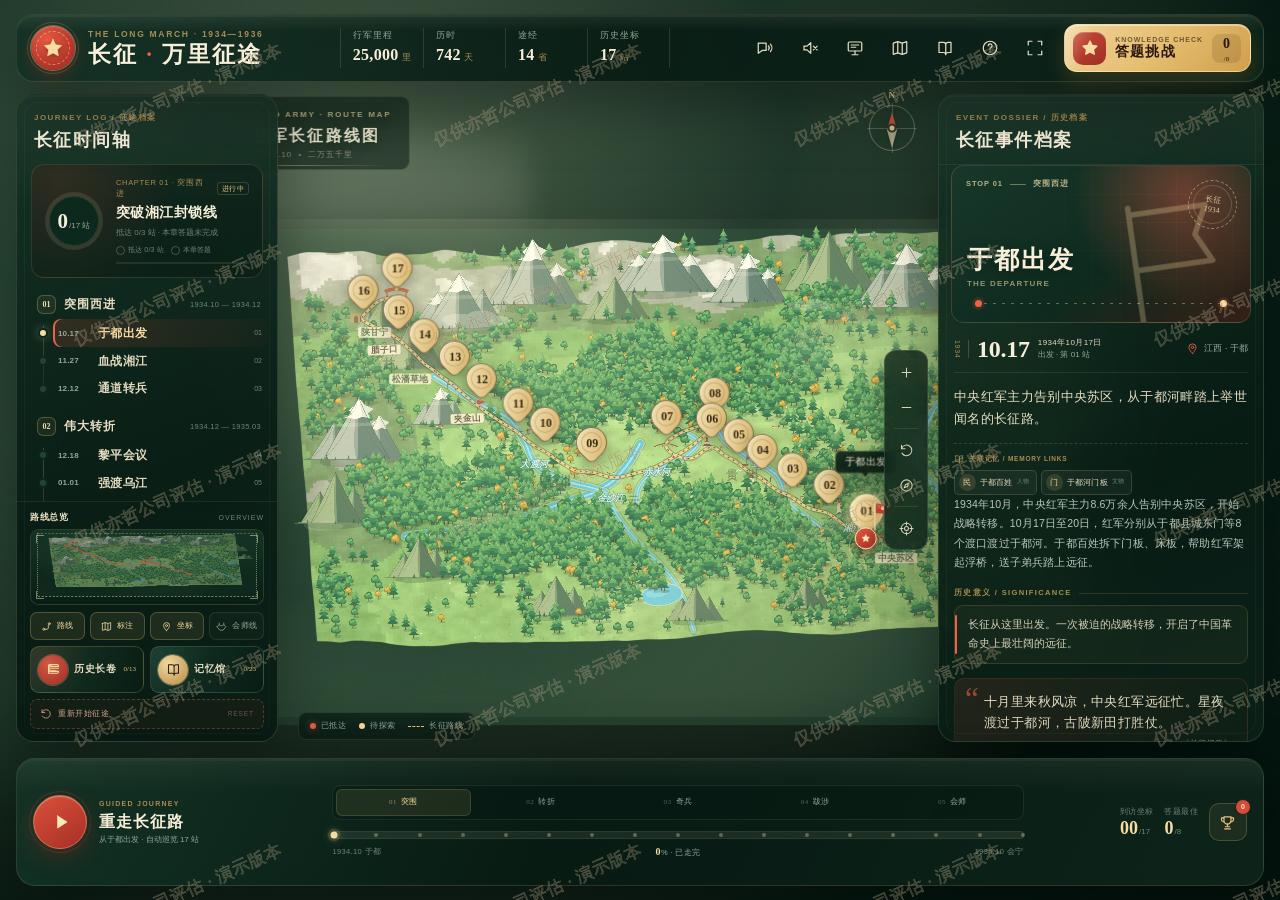
<file: index.html>
<!DOCTYPE html>
<html lang="zh-CN">
<head>
  <meta charset="UTF-8" />
  <meta name="viewport" content="width=device-width, initial-scale=1.0, maximum-scale=1.0, viewport-fit=cover" />
  <meta name="theme-color" content="#071b14" />
  <title>长征 · 万里征途 — 互动长征地图</title>
  <meta name="description" content="在立体手绘地图上重走长征路：从于都出发，血战湘江、遵义会议、四渡赤水、飞夺泸定桥、翻雪山过草地，直到三大主力胜利会师。" />
  <link rel="canonical" href="https://yyy2755.github.io/wanlichagnzheng/" />
  <meta property="og:type" content="website" />
  <meta property="og:locale" content="zh_CN" />
  <meta property="og:site_name" content="长征 · 万里征途" />
  <meta property="og:title" content="长征 · 万里征途 — 一座可以走进去的长征互动地图" />
  <meta property="og:description" content="从于都到会宁，17 个历史坐标、4 卷历史长图、81 种四渡赤水路线。可以读，可以走，可以问，也可以带进课堂和展馆。" />
  <meta property="og:url" content="https://yyy2755.github.io/wanlichagnzheng/" />
  <meta property="og:image" content="https://yyy2755.github.io/wanlichagnzheng/docs/screenshots/og-cover.jpg" />
  <meta property="og:image:width" content="1200" />
  <meta property="og:image:height" content="630" />
  <meta property="og:image:alt" content="长征 · 万里征途：手绘立体长征地图" />
  <meta name="twitter:card" content="summary_large_image" />
  <meta name="twitter:title" content="长征 · 万里征途 — 一座可以走进去的长征互动地图" />
  <meta name="twitter:description" content="17 个历史坐标、四渡赤水推演、真实地理与史料、教师 / 展馆讲解模式。" />
  <meta name="twitter:image" content="https://yyy2755.github.io/wanlichagnzheng/docs/screenshots/og-cover.jpg" />
  <link rel="icon" href="data:image/svg+xml,%3Csvg xmlns='http://www.w3.org/2000/svg' viewBox='0 0 64 64'%3E%3Crect width='64' height='64' rx='16' fill='%230d2a1f'/%3E%3Cpath d='m32 9 5.6 11.4 12.6 1.8-9.1 8.9 2.1 12.5L32 37.7l-11.2 5.9 2.1-12.5-9.1-8.9 12.6-1.8L32 9Z' fill='%23d64a37' stroke='%23f3d690' stroke-width='2'/%3E%3C/svg%3E" />
  <link rel="stylesheet" href="css/style.css" />
</head>
<body>
  <svg class="svg-sprite" aria-hidden="true">
    <defs>
      <symbol id="i-star" viewBox="0 0 24 24"><path d="m12 2.6 2.9 5.9 6.5.9-4.7 4.6 1.1 6.4L12 17.4l-5.8 3 1.1-6.4L2.6 9.4l6.5-.9L12 2.6Z"/></symbol>
      <symbol id="i-play" viewBox="0 0 24 24"><path d="M8 4.8 19.2 12 8 19.2V4.8Z"/></symbol>
      <symbol id="i-pause" viewBox="0 0 24 24"><path d="M8 4.5v15M16 4.5v15"/></symbol>
      <symbol id="i-volume" viewBox="0 0 24 24"><path d="M4 9.5h4L13 5v14l-5-4.5H4v-5Z"/><path d="M16.5 8.5a5 5 0 0 1 0 7M19 6a8.5 8.5 0 0 1 0 12"/></symbol>
      <symbol id="i-mute" viewBox="0 0 24 24"><path d="M4 9.5h4L13 5v14l-5-4.5H4v-5Z"/><path d="m16.5 9.5 5 5M21.5 9.5l-5 5"/></symbol>
      <symbol id="i-help" viewBox="0 0 24 24"><circle cx="12" cy="12" r="9"/><path d="M9.5 9a2.6 2.6 0 1 1 4.2 2.1c-1 .7-1.7 1.2-1.7 2.6M12 17.2v.1"/></symbol>
      <symbol id="i-expand" viewBox="0 0 24 24"><path d="M8 3H3v5M16 3h5v5M8 21H3v-5M16 21h5v-5"/></symbol>
      <symbol id="i-plus" viewBox="0 0 24 24"><path d="M12 5v14M5 12h14"/></symbol>
      <symbol id="i-minus" viewBox="0 0 24 24"><path d="M5 12h14"/></symbol>
      <symbol id="i-reset" viewBox="0 0 24 24"><path d="M4 9a8.5 8.5 0 1 1 .7 7.2"/><path d="M4 3.5v5.7h5.7"/></symbol>
      <symbol id="i-compass" viewBox="0 0 24 24"><circle cx="12" cy="12" r="9"/><path d="m15.6 8.4-2.1 5.1-5.1 2.1 2.1-5.1 5.1-2.1Z"/></symbol>
      <symbol id="i-route" viewBox="0 0 24 24"><circle cx="6" cy="18" r="2.2"/><circle cx="18" cy="6" r="2.2"/><path d="M8.2 18H13a3 3 0 0 0 3-3V9.5"/></symbol>
      <symbol id="i-pin" viewBox="0 0 24 24"><path d="M12 21s6.5-6.2 6.5-11A6.5 6.5 0 0 0 5.5 10c0 4.8 6.5 11 6.5 11Z"/><circle cx="12" cy="10" r="2.2"/></symbol>
      <symbol id="i-calendar" viewBox="0 0 24 24"><rect x="3.5" y="5.5" width="17" height="15" rx="2"/><path d="M7.5 3v5M16.5 3v5M3.5 10h17"/></symbol>
      <symbol id="i-clock" viewBox="0 0 24 24"><circle cx="12" cy="12" r="8.5"/><path d="M12 7.5V12l3.2 2"/></symbol>
      <symbol id="i-arrow-left" viewBox="0 0 24 24"><path d="m14.5 5-7 7 7 7"/></symbol>
      <symbol id="i-arrow-right" viewBox="0 0 24 24"><path d="m9.5 5 7 7-7 7"/></symbol>
      <symbol id="i-close" viewBox="0 0 24 24"><path d="m6 6 12 12M18 6 6 18"/></symbol>
      <symbol id="i-check" viewBox="0 0 24 24"><path d="m4.5 12.5 5 5 10-11"/></symbol>
      <symbol id="i-trophy" viewBox="0 0 24 24"><path d="M7 4h10v5.2a5 5 0 0 1-10 0V4Z"/><path d="M7 5.5H3.5v2.2A3.3 3.3 0 0 0 7 11M17 5.5h3.5v2.2A3.3 3.3 0 0 1 17 11M12 14.2V18M8 21h8M9 18h6"/></symbol>
      <symbol id="i-book" viewBox="0 0 24 24"><path d="M4 4.5h6a3 3 0 0 1 3 3V21a3 3 0 0 0-3-3H4V4.5ZM20 4.5h-4a3 3 0 0 0-3 3V21a3 3 0 0 1 3-3h4V4.5Z"/></symbol>
      <symbol id="i-layers" viewBox="0 0 24 24"><path d="m12 3 9 5-9 5-9-5 9-5Z"/><path d="m3 12.5 9 5 9-5M3 17l9 5 9-5"/></symbol>
      <symbol id="i-eye" viewBox="0 0 24 24"><path d="M2.5 12s3.7-6 9.5-6 9.5 6 9.5 6-3.7 6-9.5 6-9.5-6-9.5-6Z"/><circle cx="12" cy="12" r="2.4"/></symbol>
      <symbol id="i-map" viewBox="0 0 24 24"><path d="m3 5.5 6-2 6 2 6-2v15l-6 2-6-2-6 2v-15Z"/><path d="M9 3.5v15M15 5.5v15"/></symbol>
      <symbol id="i-footprints" viewBox="0 0 24 24"><path d="M8.5 4c2 0 3 2 3 4.5S10.5 13 9 13s-2.6-1.8-2.6-4S6.5 4 8.5 4ZM7 15.5c1.5 0 2.3 1 2.3 2.3S8.5 20 7.2 20s-2-.9-2-2.3.5-2.2 1.8-2.2ZM17 8c2 0 3 2 3 4.5S18.8 17 17.3 17s-2.6-1.8-2.6-4S15 8 17 8Z" transform="translate(-1.5 0)"/></symbol>
      <symbol id="i-chevron-down" viewBox="0 0 24 24"><path d="m5 9 7 7 7-7"/></symbol>
      <symbol id="i-info" viewBox="0 0 24 24"><circle cx="12" cy="12" r="9"/><path d="M12 11v6M12 7.5v.1"/></symbol>
      <symbol id="i-target" viewBox="0 0 24 24"><circle cx="12" cy="12" r="8.5"/><circle cx="12" cy="12" r="3.2"/><path d="M12 1.5v5M12 17.5v5M1.5 12h5M17.5 12h5"/></symbol>
      <symbol id="i-spark" viewBox="0 0 24 24"><path d="M12 2.5c.7 5.4 3.1 7.8 8.5 8.5-5.4.7-7.8 3.1-8.5 8.5-.7-5.4-3.1-7.8-8.5-8.5C8.9 10.3 11.3 7.9 12 2.5Z"/></symbol>
      <symbol id="i-shield" viewBox="0 0 24 24"><path d="M12 3 4.5 6v5.5c0 4.7 3 7.8 7.5 9.5 4.5-1.7 7.5-4.8 7.5-9.5V6L12 3Z"/><path d="m8.5 11.5 2.3 2.3 4.7-4.7"/></symbol>
      <symbol id="i-mountain" viewBox="0 0 24 24"><path d="m2 20 7.5-14L15 16l2.5-4L22 20H2Z"/><path d="m6 13 3.5-2.5L12 14"/></symbol>
      <symbol id="i-waves" viewBox="0 0 24 24"><path d="M2.5 7.5c2.5-2 5-2 7.5 0s5 2 7.5 0 3.8-1.5 4-1.5M2.5 12.5c2.5-2 5-2 7.5 0s5 2 7.5 0 3.8-1.5 4-1.5M2.5 17.5c2.5-2 5-2 7.5 0s5 2 7.5 0 3.8-1.5 4-1.5"/></symbol>
      <symbol id="i-boat" viewBox="0 0 24 24"><path d="M3 15.5h18l-3.2 4H6.2L3 15.5Z"/><path d="M12 15V4M12 4l7 3-7 3"/><path d="M3 20.5c2-1 4-1 6 0s4 1 6 0 4-1 6 0"/></symbol>
      <symbol id="i-bridge" viewBox="0 0 24 24"><path d="M2 17c2-6 6-8 10-8s8 2 10 8M2 17h20M6 15v4M12 12.5V19M18 15v4"/><path d="M4 9v4M20 9v4"/></symbol>
      <symbol id="i-snow" viewBox="0 0 24 24"><path d="m2 20 7.5-14L15 16l2.5-4L22 20H2Z"/><path d="m6 13 3.5-2.5L12 14M15 16l1.5-2 2 2"/></symbol>
      <symbol id="i-grass" viewBox="0 0 24 24"><path d="M3 20c4-1 6-4 7-9 1 5 3 8 7 9M10 20c1-4 2-7 4-10M17 20c-.5-3-1-5-2.5-7M5.5 20C5 16 4 13 2 11"/></symbol>
      <symbol id="i-hands" viewBox="0 0 24 24"><path d="M2.5 12.5 7 8l3.2 3.2L12 9l1.8 2.2L17 8l4.5 4.5-6 7.5h-7l-6-7.5Z"/><path d="M7 8V4.5M17 8V4.5"/></symbol>
      <symbol id="i-pass" viewBox="0 0 24 24"><path d="M3 21V8l4-3 4 3v13M13 21V5l4-2 4 2v16M3 21h18M7 11h0M17 9h0"/></symbol>
      <symbol id="i-flag" viewBox="0 0 24 24"><path d="M6 21V3M6 4h11l-2 4 2 4H6"/></symbol>
      <symbol id="i-narrate" viewBox="0 0 24 24"><path d="M3 5.5h10.5v9.8H8.2L3 19V5.5Z"/><path d="M16.6 9.3a3.8 3.8 0 0 1 0 5M19.2 6.8a7.4 7.4 0 0 1 0 10"/></symbol>
      <symbol id="i-download" viewBox="0 0 24 24"><path d="M12 3v12M7.5 10.5 12 15l4.5-4.5M4 18.5v2h16v-2"/></symbol>
      <symbol id="i-share" viewBox="0 0 24 24"><circle cx="6" cy="12" r="2.5"/><circle cx="18" cy="6" r="2.5"/><circle cx="18" cy="18" r="2.5"/><path d="m8.2 10.9 7.6-3.8M8.2 13.1l7.6 3.8"/></symbol>
      <symbol id="i-scroll" viewBox="0 0 24 24"><path d="M6 4h12a2 2 0 0 1 2 2v1H8V6a2 2 0 0 0-4 0v12h14a2 2 0 0 0 2-2v-1H6V4Z"/><path d="M8 10h12M8 14h8"/></symbol>
      <symbol id="i-present" viewBox="0 0 24 24"><rect x="3" y="4" width="18" height="12" rx="1.5"/><path d="M12 16v4M8 21h8M7 8h10M7 11h6"/></symbol>
    </defs>
  </svg>

  <div class="app" id="app" data-theme="map">
    <canvas id="mapCanvas" aria-label="中央红军长征路线立体手绘地图，可拖拽、缩放和点击事件点"></canvas>
    <div class="map-grain" aria-hidden="true"></div>
    <div class="map-vignette" aria-hidden="true"></div>
    <div class="map-sunlight" aria-hidden="true"></div>
    <div class="cloud c1" aria-hidden="true"></div>
    <div class="cloud c2" aria-hidden="true"></div>
    <div class="cloud c3" aria-hidden="true"></div>

    <header class="topbar">
      <div class="brand">
        <div class="brand-emblem" aria-hidden="true">
          <span class="emblem-ring"></span>
          <svg><use href="#i-star"/></svg>
        </div>
        <div class="brand-copy">
          <div class="brand-kicker">THE LONG MARCH <i>·</i> 1934—1936</div>
          <h1>长征 <span>·</span> 万里征途</h1>
        </div>
      </div>

      <div class="top-stats" aria-label="长征数据">
        <div class="top-stat"><span>行军里程</span><strong>25,000<em>里</em></strong></div>
        <div class="top-stat"><span>历时</span><strong>742<em>天</em></strong></div>
        <div class="top-stat"><span>途经</span><strong>14<em>省</em></strong></div>
        <div class="top-stat"><span>历史坐标</span><strong>17<em>站</em></strong></div>
      </div>

      <div class="top-actions">
        <button class="icon-btn mobile-panel-btn" id="btnTimeline" aria-label="打开征途时间轴" title="征途时间轴">
          <svg><use href="#i-book"/></svg>
        </button>
        <button class="icon-btn narration-trigger" id="btnNarration" aria-label="开启语音讲解" aria-pressed="false" title="语音讲解">
          <svg><use href="#i-narrate"/></svg>
          <i class="narration-dot"></i>
        </button>
        <button class="icon-btn" id="btnSound" aria-label="开启音效" aria-pressed="false" title="音效">
          <svg><use href="#i-mute"/></svg>
        </button>
        <button class="icon-btn" id="btnLecture" data-open-lecture aria-label="教师 / 展馆讲解模式" title="教师 / 展馆讲解模式">
          <svg><use href="#i-present"/></svg>
        </button>
        <button class="icon-btn" id="btnGeo" data-open-geo aria-label="真实地理与史料图层" title="真实地理与史料图层">
          <svg><use href="#i-map"/></svg>
        </button>
        <button class="icon-btn" id="btnMemoryTop" aria-label="红色记忆馆" title="红色记忆馆">
          <svg><use href="#i-book"/></svg>
        </button>
        <button class="icon-btn" id="btnHelp" aria-label="玩法说明" title="玩法说明">
          <svg><use href="#i-help"/></svg>
        </button>
        <button class="icon-btn desktop-only" id="btnFullscreen" aria-label="全屏" title="全屏">
          <svg><use href="#i-expand"/></svg>
        </button>
        <button class="quiz-cta" id="btnQuiz">
          <span class="quiz-cta-star"><svg><use href="#i-star"/></svg></span>
          <span class="quiz-cta-copy"><em>KNOWLEDGE CHECK</em><b>答题挑战</b></span>
          <span class="quiz-cta-score" id="quizBest">0<small>/8</small></span>
        </button>
        <button class="icon-btn mobile-panel-btn" id="btnDossier" aria-label="打开事件档案" title="事件档案">
          <svg><use href="#i-flag"/></svg>
        </button>
      </div>
    </header>

    <div class="map-plaque" aria-hidden="true">
      <span class="plaque-kicker">CENTRAL RED ARMY · ROUTE MAP</span>
      <div class="plaque-title">中央红军长征路线图</div>
      <div class="plaque-meta"><span>1934.10</span><i></i><span>1936.10</span><i></i><span>二万五千里</span></div>
    </div>

    <div class="compass" aria-hidden="true">
      <div class="compass-ring"></div>
      <span class="north">N</span>
      <span class="compass-needle"></span>
      <span class="compass-dot"></span>
    </div>

    <aside class="panel timeline-panel" id="timelinePanel" aria-label="长征时间轴">
      <div class="panel-head">
        <div>
          <span class="panel-kicker">JOURNEY LOG / 征途档案</span>
          <h2>长征时间轴</h2>
        </div>
        <button class="panel-close" id="closeTimeline" aria-label="收起时间轴"><svg><use href="#i-close"/></svg></button>
      </div>

      <div class="mission-overview" id="missionOverview">
        <div class="mission-ring" id="missionRing" style="--p:0">
          <div><strong id="visitedCount">0</strong><span>/17 站</span></div>
        </div>
        <div class="mission-copy">
          <span class="mission-label"><em id="missionChapter">CHAPTER 01 · 突围西进</em><b id="missionState">进行中</b></span>
          <strong id="missionTitle">突破湘江封锁线</strong>
          <span id="missionMeta">抵达 0/3 站 · 本章答题未完成</span>
          <div class="mission-check-row">
            <span class="cm-check" id="missionCheckStops"><i></i><b>0/3 站</b></span>
            <span class="cm-check" id="missionCheckQuiz"><i></i><b>本章答题</b></span>
          </div>
          <div class="mission-mini-bar"><i id="missionMiniBar"></i></div>
        </div>
      </div>

      <div class="timeline-scroll" id="timelineScroll">
        <div class="timeline" id="timeline"></div>
      </div>

      <div class="panel-foot">
        <div class="minimap-block">
          <div class="minimap-head"><span>路线总览</span><em>OVERVIEW</em></div>
          <div class="minimap-frame">
            <canvas id="minimap" width="440" height="270" aria-label="长征路线缩略图"></canvas>
            <span class="minimap-corner mc1"></span><span class="minimap-corner mc2"></span>
            <span class="minimap-corner mc3"></span><span class="minimap-corner mc4"></span>
          </div>
        </div>
        <div class="layer-row" aria-label="地图图层">
          <button class="layer-btn is-on" data-layer="route" aria-pressed="true" title="行军路线"><svg><use href="#i-route"/></svg><span>路线</span></button>
          <button class="layer-btn is-on" data-layer="labels" aria-pressed="true" title="地图标注"><svg><use href="#i-map"/></svg><span>标注</span></button>
          <button class="layer-btn is-on" data-layer="markers" aria-pressed="true" title="事件坐标"><svg><use href="#i-pin"/></svg><span>坐标</span></button>
          <button class="layer-btn" data-layer="convergence" aria-pressed="false" title="三军会师线"><svg><use href="#i-hands"/></svg><span>会师线</span></button>
        </div>
        <div class="heritage-row">
          <button class="chronicle-btn" id="btnChronicle" type="button" aria-label="打开历史长卷">
            <span class="chronicle-orb"><svg><use href="#i-scroll"/></svg></span>
            <span class="chronicle-copy"><b>历史长卷</b></span>
            <span class="chronicle-mini" id="chronicleMini">0/13</span>
          </button>
          <button class="chronicle-btn memory-btn" id="btnMemory" type="button" aria-label="打开红色记忆馆">
            <span class="chronicle-orb memory-orb"><svg><use href="#i-book"/></svg></span>
            <span class="chronicle-copy"><b>记忆馆</b></span>
            <span class="chronicle-mini" id="memoryMini">0/23</span>
          </button>
        </div>
        <button class="certificate-btn" id="btnCertificate" type="button" hidden>
          <span class="certificate-btn-icon"><svg><use href="#i-trophy"/></svg></span>
          <span><em>CAMPAIGN COMPLETE</em><b>领取长征胜利证书</b></span>
          <svg class="certificate-arrow"><use href="#i-arrow-right"/></svg>
        </button>
        <button class="restart-journey" id="btnRestart" type="button">
          <svg><use href="#i-reset"/></svg><span>重新开始征途</span><em>RESET</em>
        </button>
      </div>
    </aside>

    <aside class="panel dossier-panel" id="dossierPanel" aria-label="历史事件档案">
      <div class="panel-head dossier-head">
        <div>
          <span class="panel-kicker">EVENT DOSSIER / 历史档案</span>
          <h2>长征事件档案</h2>
        </div>
        <button class="panel-close" id="closeDossier" aria-label="收起事件档案"><svg><use href="#i-close"/></svg></button>
      </div>
      <div class="dossier-scroll" id="dossierBody"></div>
    </aside>

    <div class="map-controls" aria-label="地图控制">
      <button class="map-ctrl" id="zoomIn" aria-label="放大" title="放大"><svg><use href="#i-plus"/></svg></button>
      <button class="map-ctrl" id="zoomOut" aria-label="缩小" title="缩小"><svg><use href="#i-minus"/></svg></button>
      <span class="ctrl-divider"></span>
      <button class="map-ctrl" id="fitRoute" aria-label="回到长征路线" title="路线全览"><svg><use href="#i-reset"/></svg></button>
      <button class="map-ctrl" id="fitMap" aria-label="查看整幅地图" title="地图全览"><svg><use href="#i-compass"/></svg></button>
      <span class="ctrl-divider"></span>
      <button class="map-ctrl" id="followUnit" aria-label="跟随红军行进" aria-pressed="false" title="跟随红军"><svg><use href="#i-target"/></svg></button>
    </div>

    <div class="map-legend">
      <span><i class="lg-dot lg-visited"></i>已抵达</span>
      <span><i class="lg-dot lg-todo"></i>待探索</span>
      <span><i class="lg-line"></i>长征路线</span>
    </div>

    <div class="markers-layer" id="markersLayer" aria-label="长征历史坐标"></div>

    <div class="march-unit" id="marchUnit" aria-hidden="true">
      <span class="unit-halo"></span>
      <span class="unit-flag"><i></i></span>
      <span class="unit-dot"><svg><use href="#i-star"/></svg></span>
      <span class="unit-label">红军</span>
    </div>

    <footer class="journey-dock">
      <div class="play-cluster">
        <button class="play-btn" id="btnPlay" aria-label="开始自动重走长征路">
          <span class="play-icon"><svg class="icon-play"><use href="#i-play"/></svg><svg class="icon-pause"><use href="#i-pause"/></svg></span>
        </button>
        <div class="play-copy">
          <span class="dock-kicker">GUIDED JOURNEY</span>
          <strong id="playTitle">重走长征路</strong>
          <span id="playSub">从于都出发 · 自动巡览 17 站</span>
        </div>
      </div>

      <div class="journey-map">
        <div class="chapter-tabs" id="chapterTabs" role="tablist" aria-label="长征阶段"></div>
        <div class="route-progress">
          <div class="route-track">
            <i class="route-fill" id="routeFill"></i>
            <div class="route-stops" id="routeStops"></div>
          </div>
          <div class="route-labels">
            <span>1934.10 于都</span>
            <span class="route-pct"><b id="routePct">0</b>% · 已走完</span>
            <span>1936.10 会宁</span>
          </div>
        </div>
      </div>

      <div class="dock-score">
        <div class="dock-metric">
          <span>到访坐标</span>
          <strong><b id="dockVisited">00</b><small>/17</small></strong>
        </div>
        <div class="dock-metric">
          <span>答题最佳</span>
          <strong><b id="dockQuiz">0</b><small>/8</small></strong>
        </div>
        <button class="dock-badge" id="btnBadges" title="查看已获得的征途徽章">
          <svg><use href="#i-trophy"/></svg>
          <span id="badgeCount">0</span>
        </button>
      </div>
    </footer>

    <div class="mobile-scrim" id="mobileScrim"></div>

    <div class="toast" id="toast" role="status" aria-live="polite">
      <span class="toast-icon"><svg><use href="#i-star"/></svg></span>
      <span class="toast-copy"><b id="toastTitle">提示</b><em id="toastText"></em></span>
    </div>

    <div class="narration-bar" id="narrationBar" aria-live="polite">
      <span class="narration-orb"><svg><use href="#i-narrate"/></svg></span>
      <span class="narration-wave" aria-hidden="true"><i></i><i></i><i></i><i></i><i></i></span>
      <div class="narration-copy">
        <div class="narration-head"><span id="narrationKicker">语音导览 · VOICE GUIDE</span><em id="narrationStatus">正在朗读</em></div>
        <p id="narrationText">正在准备讲解…</p>
      </div>
      <button class="narration-close" id="narrationClose" aria-label="停止语音讲解"><svg><use href="#i-close"/></svg></button>
    </div>

    <!-- 答题挑战 -->
    <div class="modal" id="quizModal" aria-hidden="true">
      <div class="modal-backdrop" data-close-modal="quiz"></div>
      <div class="quiz-shell" role="dialog" aria-modal="true" aria-labelledby="quizHeading">
        <button class="modal-close" id="closeQuiz" aria-label="关闭答题"><svg><use href="#i-close"/></svg></button>
        <aside class="quiz-aside">
          <div class="quiz-aside-top">
            <span class="quiz-seal"><svg><use href="#i-star"/></svg></span>
            <span class="quiz-kicker">KNOWLEDGE CHECK</span>
            <h2 id="quizHeading">长征<br/>知识挑战</h2>
            <p>沿着刚刚走过的路线，回答 8 道历史题。答对越多，徽章越亮。</p>
          </div>
          <div class="quiz-aside-stats">
            <div><span>题库</span><strong>8</strong></div>
            <div><span>最佳</span><strong id="quizAsideBest">0</strong></div>
          </div>
          <div class="quiz-aside-deco" aria-hidden="true">
            <span class="deco-route"></span>
            <span class="deco-star s1"></span><span class="deco-star s2"></span><span class="deco-star s3"></span>
          </div>
        </aside>
        <section class="quiz-main">
          <div class="quiz-progress-head">
            <div class="quiz-step"><span>QUESTION</span><strong id="quizStep">01 <small>/ 08</small></strong></div>
            <div class="quiz-dots" id="quizDots"></div>
          </div>
          <div id="quizContent" class="quiz-content"></div>
        </section>
      </div>
    </div>

    <!-- 玩法说明 -->
    <div class="modal" id="helpModal" aria-hidden="true">
      <div class="modal-backdrop" data-close-modal="help"></div>
      <div class="help-shell" role="dialog" aria-modal="true" aria-labelledby="helpHeading">
        <button class="modal-close" id="closeHelp" aria-label="关闭说明"><svg><use href="#i-close"/></svg></button>
        <div class="help-head">
          <span class="panel-kicker">FIELD GUIDE / 使用手册</span>
          <h2 id="helpHeading">如何重走长征路</h2>
          <p>这是一张会呼吸的长征地图。移动镜头，寻找星标，听每一处山河讲述亲历的历史。</p>
        </div>
        <div class="help-grid">
          <div class="help-card"><span class="help-num">01</span><svg><use href="#i-pin"/></svg><b>悬停星标</b><p>鼠标移到地图上的编号星标，即刻查看抵达时间、地点与事件摘要。</p></div>
          <div class="help-card"><span class="help-num">02</span><svg><use href="#i-book"/></svg><b>点击阅读</b><p>点击星标打开右侧历史档案，查看完整故事、关键数字与长征精神。</p></div>
          <div class="help-card"><span class="help-num">03</span><svg><use href="#i-compass"/></svg><b>拖拽探索</b><p>按住地图拖拽，滚轮或双指缩放。点击控制条可回到路线全览。</p></div>
          <div class="help-card"><span class="help-num">04</span><svg><use href="#i-play"/></svg><b>自动巡览</b><p>点击“重走长征路”，镜头会沿着路线逐站移动，自动讲解 17 个节点。</p></div>
          <div class="help-card"><span class="help-num">05</span><svg><use href="#i-star"/></svg><b>收集徽章</b><p>抵达坐标、完成答题都会解锁征途徽章。试试集齐全部 17 站。</p></div>
          <div class="help-card"><span class="help-num">06</span><svg><use href="#i-trophy"/></svg><b>答题挑战</b><p>8 道长征知识题，答错也有历史讲解。答题最佳成绩会记录在底部控制台。</p></div>
          <div class="help-card"><span class="help-num">07</span><svg><use href="#i-narrate"/></svg><b>语音讲解</b><p>开启顶栏语音开关后，抵达站点或自动巡览时会朗读事件摘要与历史意义，并同步显示字幕。</p></div>
          <div class="help-card"><span class="help-num">08</span><svg><use href="#i-shield"/></svg><b>章节任务</b><p>每章需抵达全部站点，并答对本章指定题目。集齐五枚章节印章，可领取长征胜利证书。</p></div>
          <div class="help-card"><span class="help-num">09</span><svg><use href="#i-target"/></svg><b>跟随红军</b><p>点击地图控制中的准星按钮，镜头会跟随当前站点。拖拽或滚轮即可退出跟随模式。</p></div>
          <div class="help-card"><span class="help-num">10</span><svg><use href="#i-book"/></svg><b>人物与文物</b><p>在事件档案中点击关联人物或文物，进入红色记忆馆；人物、文物与事件、时代地图可互相跳转。</p></div>
          <div class="help-card"><span class="help-num">11</span><svg><use href="#i-route"/></svg><b>四渡赤水推演</b><p>在赤水事件档案点击「四渡赤水 · 战术推演」，选择渡口与机动方向，挑战 81 种路线组合。</p></div>
          <div class="help-card"><span class="help-num">12</span><svg><use href="#i-map"/></svg><b>真实地理对照</b><p>查看 17 个长征坐标的真实经纬度、路线区域、史料来源与艺术地图加工说明。</p></div>
          <div class="help-card"><span class="help-num">13</span><svg><use href="#i-present"/></svg><b>教师 / 展馆讲解</b><p>打开全屏讲堂：章节预设、讲解提词、自动巡航、课堂提问与可打印讲义。</p></div>
        </div>
        <div class="help-shortcuts">
          <span><kbd>空格</kbd> 开始 / 暂停巡览</span>
          <span><kbd>←</kbd><kbd>→</kbd> 上一站 / 下一站</span>
          <span><kbd>R</kbd> 路线全览</span>
          <span><kbd>Q</kbd> 答题挑战</span>
          <span><kbd>N</kbd> 语音讲解</span>
          <span><kbd>F</kbd> 跟随红军</span>
          <span><kbd>L</kbd> 历史长卷</span>
          <span><kbd>M</kbd> 红色记忆馆</span>
          <span><kbd>G</kbd> 真实地理</span>
          <span><kbd>P</kbd> 讲解模式</span>
          <span><kbd>?</kbd> 玩法说明</span>
        </div>
        <div class="help-note"><svg><use href="#i-info"/></svg><span>历史叙述参考公开党史资料整理。地图为艺术化手绘表达，地理比例与路线形态经过风格化处理。</span></div>
        <button class="help-source" id="btnChronicleHelp"><svg><use href="#i-scroll"/></svg>打开历史长卷：前夜 · 远征 · 余音 · 薪火<span>→</span></button>
        <button class="help-source" id="btnMemoryHelp"><svg><use href="#i-book"/></svg>打开红色记忆馆：人物 · 文物 · 时代<span>→</span></button>
        <button class="help-source" id="btnTacticHelp"><svg><use href="#i-route"/></svg>打开四渡赤水：战役推演 · 四次渡河<span>→</span></button>
        <button class="help-source" id="btnGeoHelp" data-open-geo><svg><use href="#i-map"/></svg>打开真实地理与史料图层：经纬 · 来源 · 对照<span>→</span></button>
        <button class="help-source" id="btnLectureHelp" data-open-lecture><svg><use href="#i-present"/></svg>打开教师 / 展馆讲解模式：脚本 · 巡航 · 提问<span>→</span></button>
        <button class="help-source" id="btnSources"><svg><use href="#i-book"/></svg>查看史料来源与地图说明<span>→</span></button>
      </div>
    </div>

    <!-- 徽章 -->
    <div class="modal" id="badgeModal" aria-hidden="true">
      <div class="modal-backdrop" data-close-modal="badge"></div>
      <div class="badge-shell" role="dialog" aria-modal="true" aria-labelledby="badgeHeading">
        <button class="modal-close" id="closeBadge" aria-label="关闭徽章"><svg><use href="#i-close"/></svg></button>
        <div class="badge-head"><span class="panel-kicker">CAMPAIGN MEDALS / 征途徽章</span><h2 id="badgeHeading">我的长征徽章</h2><p>每走一段路，都会留下闪光的印记。</p></div>
        <div class="badge-grid" id="badgeGrid"></div>
      </div>
    </div>

    <!-- 重新开始 -->
    <div class="modal" id="restartModal" aria-hidden="true">
      <div class="modal-backdrop" data-close-modal="restart"></div>
      <div class="restart-shell" role="dialog" aria-modal="true" aria-labelledby="restartHeading">
        <button class="modal-close" id="closeRestart" aria-label="关闭重新开始确认"><svg><use href="#i-close"/></svg></button>
        <div class="restart-emblem"><svg><use href="#i-reset"/></svg></div>
        <span class="restart-kicker">NEW JOURNEY / 新的征途</span>
        <h2 id="restartHeading">重新开始长征？</h2>
        <p>已抵达的 17 站坐标将全部清空，镜头回到起点于都。地图、历史档案与已读故事不会丢失。</p>
        <label class="restart-check">
          <input type="checkbox" id="resetQuizBest" />
          <span class="restart-checkbox"><svg><use href="#i-check"/></svg></span>
          <span class="restart-check-copy">同时清空答题最佳成绩<em>当前最佳 <b id="restartBest">0</b> / 8</em></span>
        </label>
        <div class="restart-actions">
          <button class="restart-cancel" id="cancelRestart" type="button">再想想</button>
          <button class="restart-confirm" id="confirmRestart" type="button">从于都重新出发<svg><use href="#i-arrow-right"/></svg></button>
        </div>
        <div class="restart-note"><svg><use href="#i-info"/></svg>重新开始后，本次行程进度无法恢复。</div>
      </div>
    </div>

    <!-- 胜利证书 -->
    <div class="modal" id="certificateModal" aria-hidden="true">
      <div class="modal-backdrop" data-close-modal="certificate"></div>
      <div class="certificate-shell" role="dialog" aria-modal="true" aria-labelledby="certificateHeading">
        <button class="modal-close" id="closeCertificate" aria-label="关闭证书"><svg><use href="#i-close"/></svg></button>
        <div class="certificate-paper" id="certificatePaper">
          <span class="cert-corner cc1"></span><span class="cert-corner cc2"></span>
          <span class="cert-corner cc3"></span><span class="cert-corner cc4"></span>
          <div class="cert-topline"><span>THE LONG MARCH · 1934—1936</span><i></i><span>VICTORY CERTIFICATE</span></div>
          <div class="cert-star"><svg><use href="#i-star"/></svg></div>
          <div class="cert-kicker">纪念中国工农红军长征胜利</div>
          <h2 id="certificateHeading">长征胜利证书</h2>
          <p class="cert-line">你沿着中央红军的足迹，从于都河畔走到会宁城头。<br/>二万五千里山河，见证信仰的力量。</p>
          <div class="cert-recipient">授予 <b>长征精神传承者</b></div>
          <div class="cert-stats">
            <div><span>抵达坐标</span><strong>17<small>站</small></strong></div>
            <div><span>完成章节</span><strong>5<small>章</small></strong></div>
            <div><span>答题最佳</span><strong id="certQuizScore">0<small>/8</small></strong></div>
            <div><span>行军里程</span><strong>25,000<small>里</small></strong></div>
          </div>
          <div class="cert-stamps" id="certStamps"></div>
          <div class="cert-bottom">
            <div class="cert-date"><span>颁发日期</span><b id="certDate">2026.10.20</b></div>
            <div class="cert-seal"><span>长征</span><small>1934—1936</small><svg><use href="#i-star"/></svg></div>
            <div class="cert-sign"><span>万里征途 · 互动长征地图</span><b>THE LONG MARCH ATLAS</b></div>
          </div>
        </div>
        <div class="cert-actions">
          <button class="cert-save" id="btnCertificateSave"><svg><use href="#i-download"/></svg>保存证书图片</button>
          <button class="cert-share" id="btnCertificateShare"><svg><use href="#i-share"/></svg>分享</button>
          <button class="cert-continue" id="btnCertificateContinue">继续探索<svg><use href="#i-arrow-right"/></svg></button>
        </div>
      </div>
    </div>

    <!-- 史料来源 -->
    <div class="modal" id="sourcesModal" aria-hidden="true">
      <div class="modal-backdrop" data-close-modal="sources"></div>
      <div class="sources-shell" role="dialog" aria-modal="true" aria-labelledby="sourcesHeading">
        <button class="modal-close" id="closeSources" aria-label="关闭史料说明"><svg><use href="#i-close"/></svg></button>
        <div class="sources-head">
          <span class="panel-kicker">SOURCES & METHOD / 史料与方法</span>
          <h2 id="sourcesHeading">史料来源与地图说明</h2>
          <p>本作品以公开党史、军史资料为叙述依据，以手绘互动地图为表达方式。以下为整体参考来源与创作边界说明。</p>
        </div>
        <div class="sources-list" id="sourcesList"></div>
        <div class="sources-note">
          <svg><use href="#i-info"/></svg>
          <div class="sources-note-body">
            <div><b>关于地图</b><p>地图中的山形、河流、森林与里程比例为艺术化表达，不对应真实地理坐标；事件发生时间、地点和主要史实以公开史料为准。兵力数字与伤亡统计在不同史料中可能存在口径差异。</p></div>
            <div><b>关于人物与文物</b><p>「英雄人物志」「红色文物馆」以公开人物传记、纪念馆展陈与革命文物资料为整理依据。部分故事存在不同口述版本，条目采用概括性叙述；文物名称与关联事件为学习索引，不替代专业考证。</p></div>
          </div>
        </div>
        <div class="sources-foot">资料整理截至 2026 年 10 月 · 仅用于学习与纪念</div>
      </div>
    </div>

    <!-- 历史长卷 -->
    <div class="modal chronicle-modal" id="chronicleModal" aria-hidden="true">
      <div class="modal-backdrop" data-close-modal="chronicle"></div>
      <div class="chronicle-shell" role="dialog" aria-modal="true" aria-labelledby="chronicleHeading">
        <button class="modal-close" id="closeChronicle" aria-label="关闭历史长卷"><svg><use href="#i-close"/></svg></button>
        <aside class="chronicle-side">
          <div class="chron-side-head">
            <span class="chron-kicker">THE CHRONICLE / 时代长卷</span>
            <h2 id="chronicleHeading">历史长卷</h2>
            <p>从星火到薪火</p>
          </div>
          <nav class="chronicle-tabs" id="chronicleTabs" aria-label="历史长卷时代"></nav>
          <div class="chronicle-progress">
            <div class="chron-prog-head"><span>时代记忆</span><b><em id="chronicleReadCount">0</em> / 13 则</b></div>
            <div class="chron-prog-bar"><i id="chronicleBar"></i></div>
            <div class="chronicle-stamps" id="chronicleStamps"></div>
            <div class="chron-progress-note" id="chronicleNote">读完每一则史料，点亮属于那个时代的印章。</div>
          </div>
          <button class="chron-memory-entry" id="btnChronicleMemory" type="button"><svg><use href="#i-book"/></svg><span>红色记忆馆</span><em>人物 · 文物</em></button>
          <button class="chron-back" id="chronicleBack" type="button"><svg><use href="#i-map"/></svg>返回长征地图</button>
        </aside>
        <main class="chronicle-main" id="chronicleContent"></main>
      </div>
    </div>

    <!-- 四渡赤水战役推演 -->
    <div class="modal tactical-modal" id="tacticalModal" aria-hidden="true">
      <div class="modal-backdrop" id="tacticBackdrop"></div>
      <div class="tactic-shell" role="dialog" aria-modal="true" aria-labelledby="tacticHeading">
        <button class="modal-close tactic-close" id="closeTactic" aria-label="关闭四渡赤水推演"><svg><use href="#i-close"/></svg></button>
        <header class="tactic-head">
          <div class="tactic-head-copy">
            <span class="panel-kicker">CHISHUI MANOEUVRE / 1935</span>
            <h2 id="tacticHeading">四渡赤水 · 战役推演</h2>
            <p>三万人，四十万敌军。每一次渡河，都是一次与合围赛跑的抉择。</p>
          </div>
          <div class="tactic-head-record" id="tacticRecord"></div>
        </header>
        <div class="tactic-stats" id="tacticStats"></div>
        <div class="tactic-play">
          <div class="tactic-left">
            <div class="tactic-phasebar" id="tacticPhases"></div>
            <div class="tactic-board" id="tacticBoard"></div>
            <div class="tactic-legend">
              <span><i class="lg-red"></i>中央红军</span>
              <span><i class="lg-enemy"></i>敌军重兵</span>
              <span><i class="lg-cross"></i>渡口</span>
              <span><i class="lg-history"></i>史实路线</span>
            </div>
          </div>
          <aside class="tactic-side" id="tacticPanel"></aside>
        </div>
        <div class="tactic-intro" id="tacticIntro"></div>
        <div class="tactic-debrief" id="tacticDebrief"></div>
      </div>
    </div>

    <!-- 教师 / 展馆讲解模式 -->
    <div class="lecture-modal" id="lectureModal" aria-hidden="true">
      <div class="lecture-veil" aria-hidden="true"></div>
      <div class="lecture-stage">
        <header class="lecture-top">
          <div class="lecture-brand">
            <span class="lecture-kicker">LECTURE / EXHIBITION · 1934—1936</span>
            <div class="lecture-brand-title">长征 · 讲解模式</div>
          </div>
          <div class="lecture-top-tools">
            <label class="lecture-preset-wrap">
              <span>讲解预设</span>
              <select id="lecturePreset"></select>
            </label>
            <div class="lecture-mode-switch" aria-label="讲解模式">
              <button type="button" data-lecture-mode="class" class="is-active">课堂</button>
              <button type="button" data-lecture-mode="exhibit">展馆</button>
            </div>
            <button class="lecture-icon-btn" id="lectureFullscreen" aria-label="全屏展示" title="全屏展示"><svg><use href="#i-expand"/></svg></button>
            <button class="lecture-icon-btn lecture-close" id="closeLecture" aria-label="退出讲解模式" title="退出讲解模式"><svg><use href="#i-close"/></svg></button>
          </div>
        </header>

        <main class="lecture-main">
          <section class="lecture-copy" id="lectureCopy">
            <div class="lecture-kicker" id="lectureKicker"></div>
            <h1 id="lectureTitle"></h1>
            <p class="lecture-lead" id="lectureLead"></p>
            <div class="lecture-meta" id="lectureMeta"></div>
            <div class="lecture-script" id="lectureScript"></div>
            <div class="lecture-source" id="lectureSource"></div>
            <div class="lecture-quote" id="lectureQuote"></div>
          </section>
          <aside class="lecture-aside">
            <div class="lecture-chapter" id="lectureChapter"></div>
            <div class="lecture-stats" id="lectureStats"></div>
            <div class="lecture-geo" id="lectureGeo"></div>
          </aside>
        </main>

        <div class="lecture-chapters" id="lectureChapters"></div>
        <div class="lecture-rail" id="lectureRail"></div>

        <footer class="lecture-controls">
          <div class="lecture-control-left">
            <button class="lecture-round" type="button" data-lecture-prev aria-label="上一页"><svg><use href="#i-arrow-left"/></svg></button>
            <button class="lecture-auto-btn" type="button" id="lectureAuto">
              <svg id="lectureAutoIcon"><use href="#i-play"/></svg>
              <span id="lectureAutoLabel">自动巡航</span>
            </button>
            <button class="lecture-round" type="button" data-lecture-next aria-label="下一页"><svg><use href="#i-arrow-right"/></svg></button>
            <span class="lecture-counter" id="lectureCounter">01 / 19</span>
            <label class="lecture-interval">每<select id="lectureInterval"><option value="20">20</option><option value="30" selected>30</option><option value="45">45</option></select>秒</label>
          </div>
          <div class="lecture-control-right">
            <span class="lecture-timer" id="lectureTimer"></span>
            <button class="lecture-tool" type="button" data-lecture-script-toggle>提词</button>
            <button class="lecture-tool" type="button" data-lecture-question>课堂提问</button>
            <div class="lecture-handout-wrap">
              <button class="lecture-tool" type="button" data-lecture-handout-toggle>讲义</button>
              <div class="lecture-handout-menu" id="lectureHandoutMenu">
                <button type="button" data-lecture-handout="download">下载 HTML 讲义</button>
                <button type="button" data-lecture-handout="print">打印 / 另存 PDF</button>
              </div>
            </div>
          </div>
        </footer>
        <div class="lecture-progress"><i id="lectureProgress"></i></div>
      </div>

      <div class="lecture-question" id="lectureQuestion" aria-hidden="true">
        <div class="lecture-question-backdrop" data-lecture-question-close></div>
        <div class="lecture-question-card" role="dialog" aria-modal="true" aria-labelledby="lectureQuestionText">
          <button class="lecture-question-close" type="button" data-lecture-question-close aria-label="关闭问题"><svg><use href="#i-close"/></svg></button>
          <span class="lecture-kicker">CLASSROOM QUESTION / 课堂提问</span>
          <h3 id="lectureQuestionText"></h3>
          <div class="lecture-question-options" id="lectureQuestionOptions"></div>
          <div class="lecture-question-actions">
            <button class="lecture-reveal" type="button" data-lecture-reveal>揭晓答案</button>
            <button class="lecture-question-next" type="button" data-lecture-question-next>下一站</button>
          </div>
          <div class="lecture-question-explain" id="lectureQuestionExplain"></div>
        </div>
      </div>
    </div>

    <!-- 真实地理与史料图层 -->
    <div class="modal geo-modal" id="geoModal" aria-hidden="true">
      <div class="modal-backdrop" id="geoBackdrop"></div>
      <div class="geo-shell" role="dialog" aria-modal="true" aria-labelledby="geoHeading">
        <button class="modal-close geo-close" id="closeGeo" aria-label="关闭真实地理与史料图层"><svg><use href="#i-close"/></svg></button>
        <header class="geo-head">
          <div class="geo-head-copy">
            <span class="panel-kicker">GEOGRAPHY & SOURCES / 真实地理</span>
            <h2 id="geoHeading">山河坐标 · 史料对照</h2>
            <p>用经纬度重新阅读长征，用来源标记每一个坐标的可信边界。</p>
          </div>
          <div class="geo-head-meta">
            <span>17 个长征坐标</span>
            <b>10 组史料来源</b>
            <em>示意坐标 · 非测绘</em>
          </div>
        </header>
        <div class="geo-toolbar">
          <div class="geo-layers" id="geoLayers" aria-label="地图图层"></div>
          <div class="geo-mode-toggle" id="geoMode">
            <button type="button" data-geo-mode="region">路线区域</button>
            <button type="button" data-geo-mode="full">全国</button>
          </div>
        </div>
        <div class="geo-main">
          <section class="geo-map-panel">
            <div class="geo-map" id="geoMap"></div>
            <div class="geo-locator" id="geoLocator"></div>
            <div class="geo-map-caption">
              <span>真实国界轮廓 · Natural Earth</span>
              <em>事件坐标为示意中心点 · 站点连线非真实道路</em>
            </div>
          </section>
          <aside class="geo-side">
            <div class="geo-tabs" id="geoTabs" role="tablist"></div>
            <div class="geo-body" id="geoBody"></div>
          </aside>
        </div>
        <div class="geo-timeline" id="geoTimeline" aria-label="长征坐标"></div>
      </div>
    </div>

    <!-- 红色记忆馆 -->
    <div class="modal memory-modal" id="memoryModal" aria-hidden="true">
      <div class="modal-backdrop" id="memoryBackdrop"></div>
      <div class="memory-shell" role="dialog" aria-modal="true" aria-labelledby="memoryHeading">
        <button class="modal-close memory-close" id="closeMemory" aria-label="关闭红色记忆馆"><svg><use href="#i-close"/></svg></button>
        <header class="memory-head">
          <div class="memory-head-copy">
            <span class="panel-kicker">MEMORY HALL / 红色记忆馆</span>
            <h2 id="memoryHeading">人物与文物</h2>
            <p>沿长征地图的坐标，认识走过来的人、留下来的物，以及他们共同抵达的时代。</p>
          </div>
          <div class="memory-head-side">
            <div class="memory-collected"><span>已阅读记忆</span><b><em id="memoryViewedCount">0</em> / <i id="memoryTotalCount">23</i></b></div>
            <div class="memory-collected-bar"><i id="memoryBar"></i></div>
            <div class="memory-source-link"><button type="button" id="memorySourcesBtn"><svg><use href="#i-info"/></svg>史料说明</button></div>
          </div>
        </header>
        <div class="memory-tabs" id="memoryTabs" role="tablist"></div>
        <div class="memory-filters" id="memoryFilters" aria-label="按时代筛选"></div>
        <div class="memory-body">
          <div class="memory-browser">
            <div class="memory-grid" id="memoryGrid"></div>
            <div class="memory-empty" id="memoryEmpty" hidden>这个筛选下还没有条目。</div>
          </div>
          <aside class="memory-detail" id="memoryDetail"></aside>
        </div>
        <footer class="memory-foot">
          <span><svg><use href="#i-info"/></svg>人物与文物条目为学习索引，史实参考公开党史、军史资料；部分故事存在不同口述版本。</span>
          <button type="button" id="memorySourcesBtn2">查看史料来源<svg><use href="#i-arrow-right"/></svg></button>
        </footer>
      </div>
    </div>

    <div class="confetti" id="confetti" aria-hidden="true"></div>

    <div class="boot" id="boot">
      <div class="boot-stars" aria-hidden="true"></div>
      <div class="boot-inner">
        <div class="boot-emblem">
          <span class="boot-ring"></span>
          <svg><use href="#i-star"/></svg>
        </div>
        <span class="boot-kicker">THE LONG MARCH · INTERACTIVE ATLAS</span>
        <h2>长征 <span>·</span> 万里征途</h2>
        <p>正在铺开 25,000 里山河</p>
        <div class="boot-progress"><i id="bootBar"></i></div>
        <div class="boot-meta"><span id="bootLog">正在展开山川底图…</span><b id="bootPct">0%</b></div>
      </div>
      <div class="boot-footer"><span>1934 — 1936</span><span>中央红军长征路线互动地图</span></div>
    </div>
  </div>

  <script src="js/demo-watermark.js"></script>
  <script src="js/data.js"></script>
  <script src="js/map.js"></script>
  <script src="js/chronicle-map.js"></script>
  <script src="js/tactical.js"></script>
  <script src="js/geo-provinces.js"></script>
  <script src="js/geoatlas.js"></script>
  <script src="js/lecture.js"></script>
  <script src="js/app.js"></script>
</body>
</html>
</file>
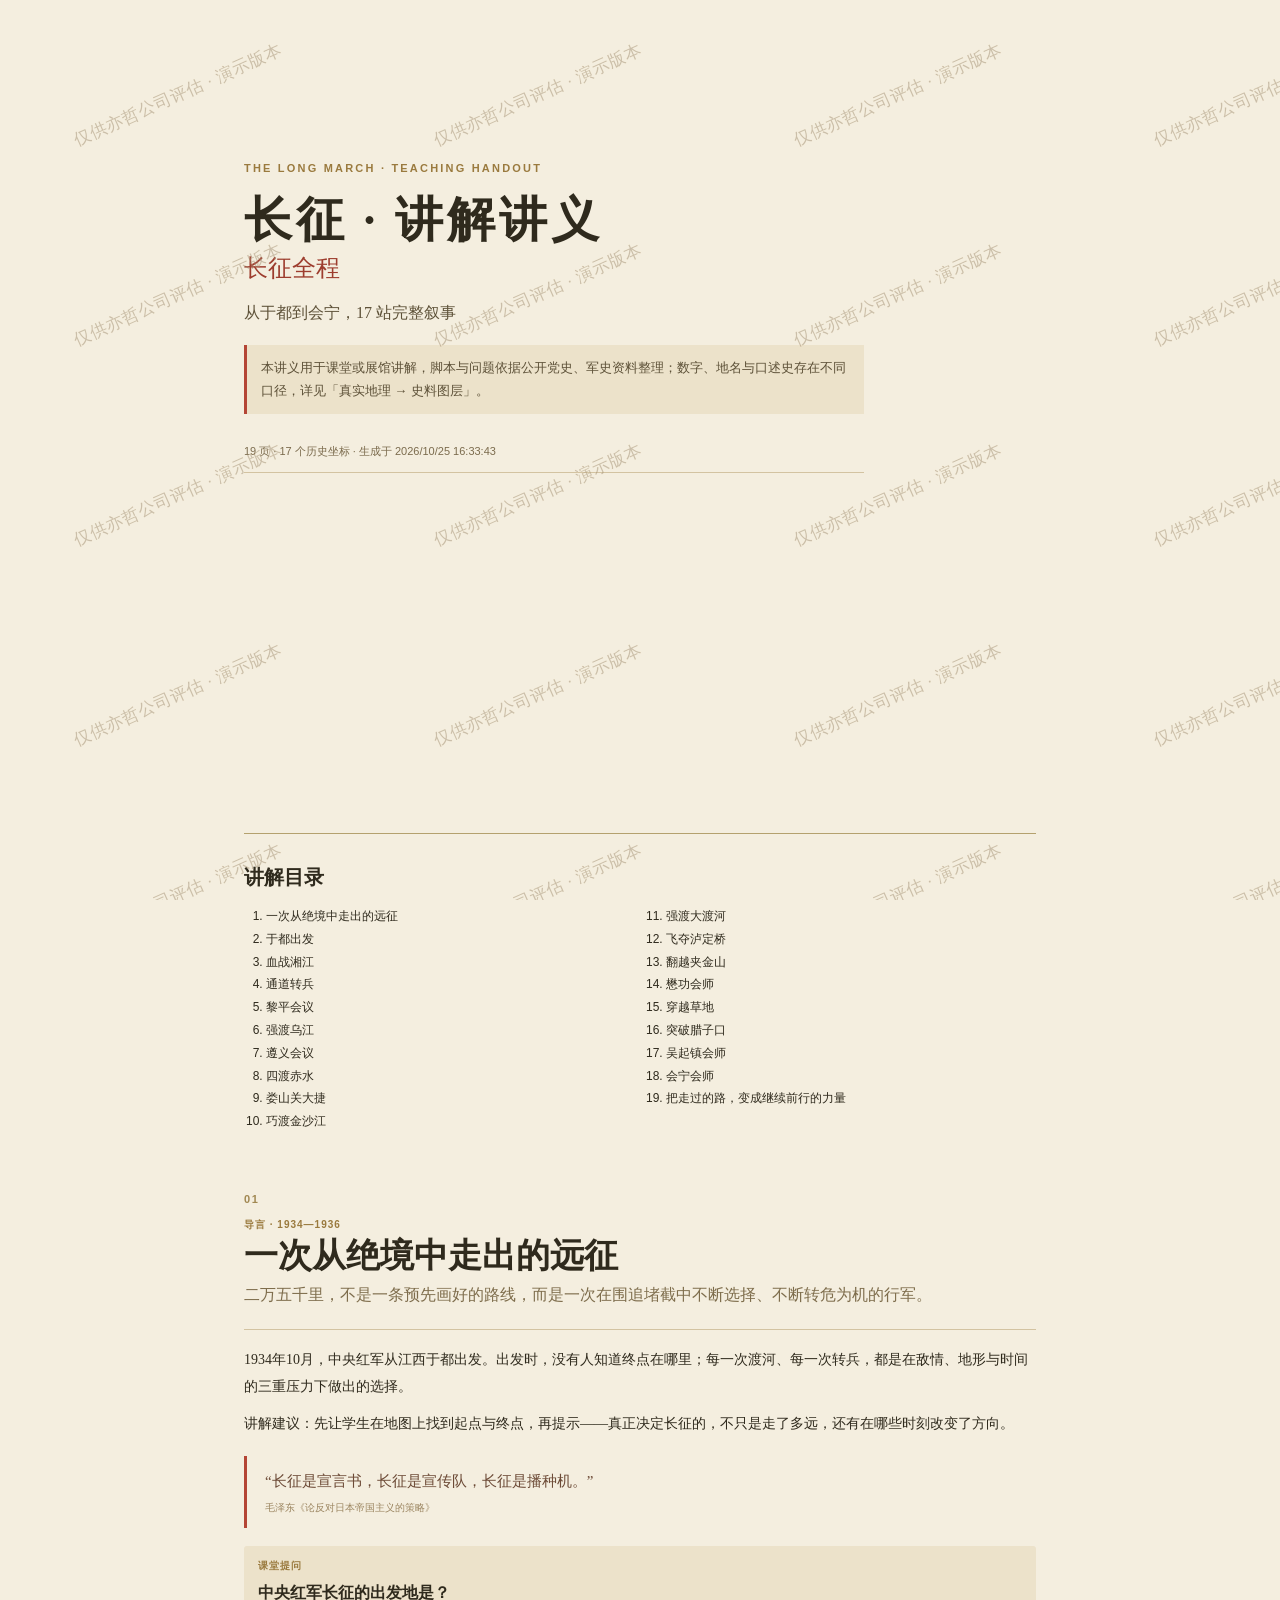
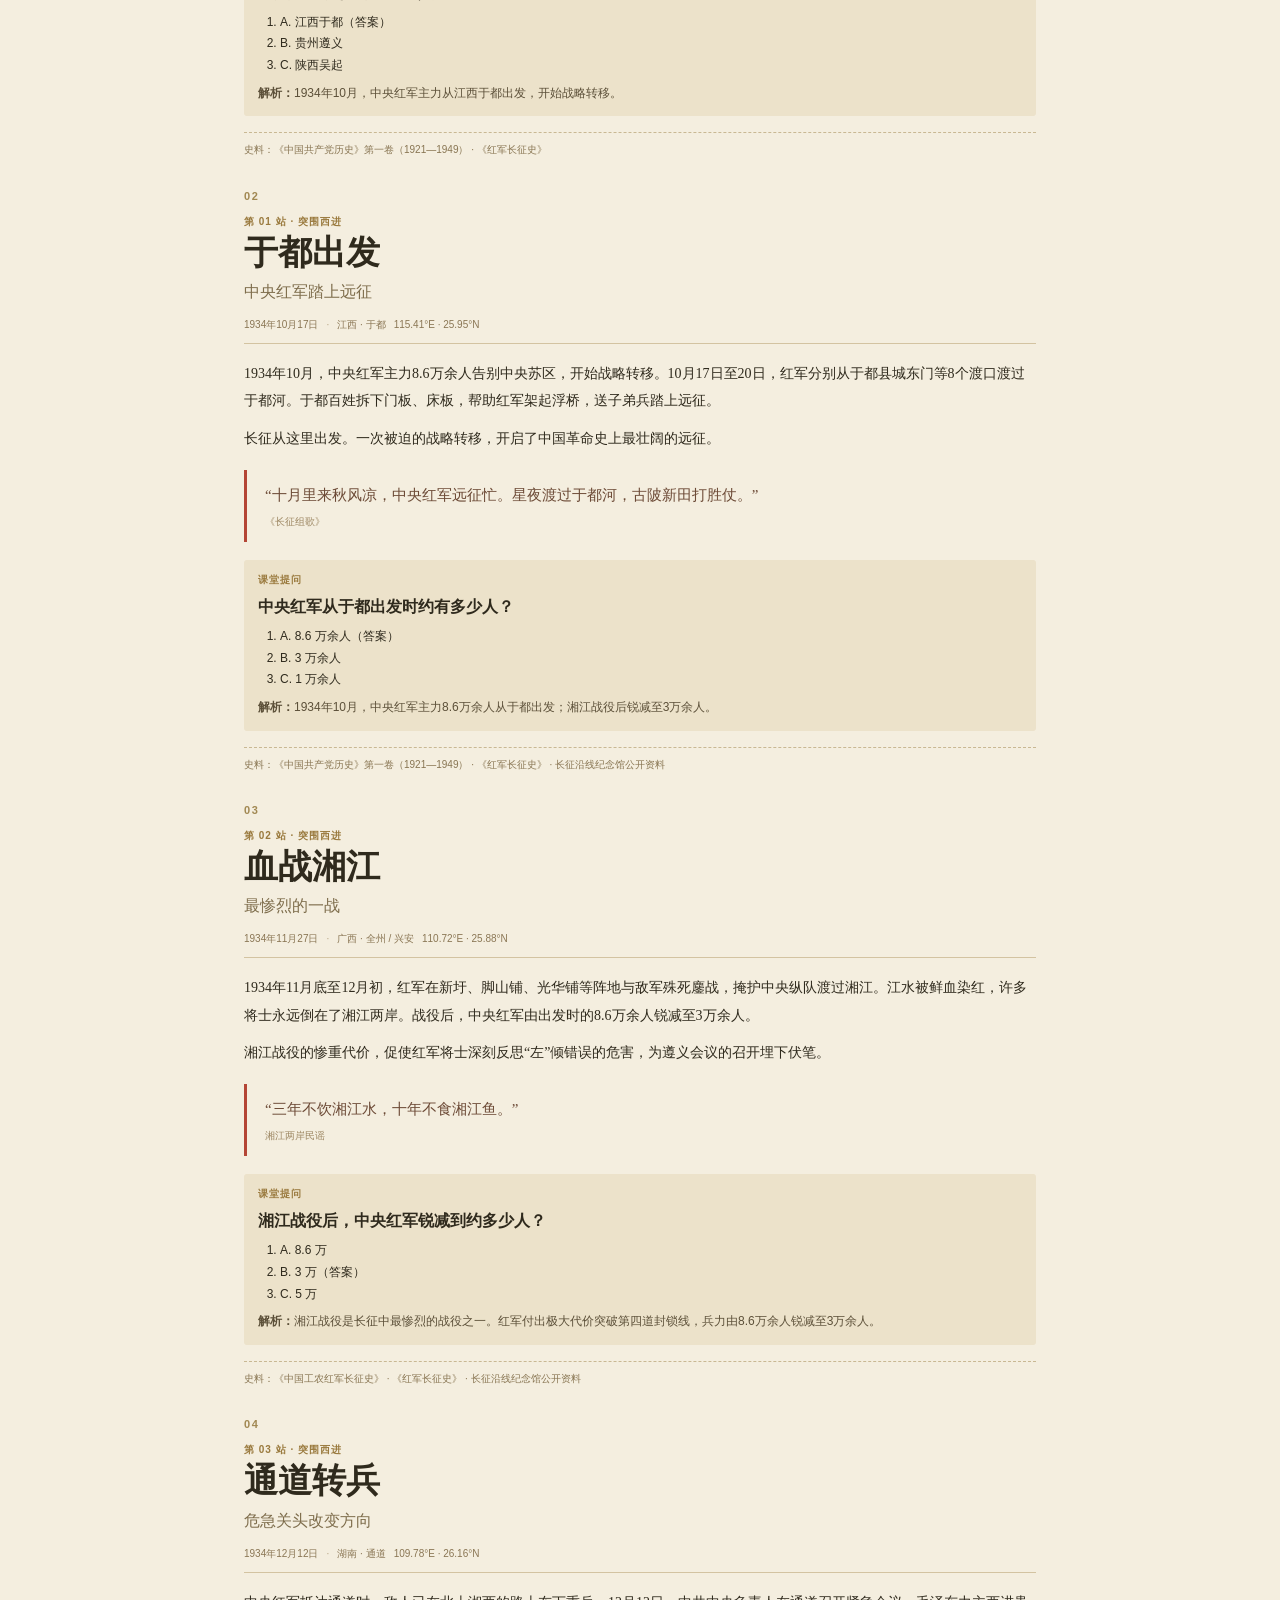
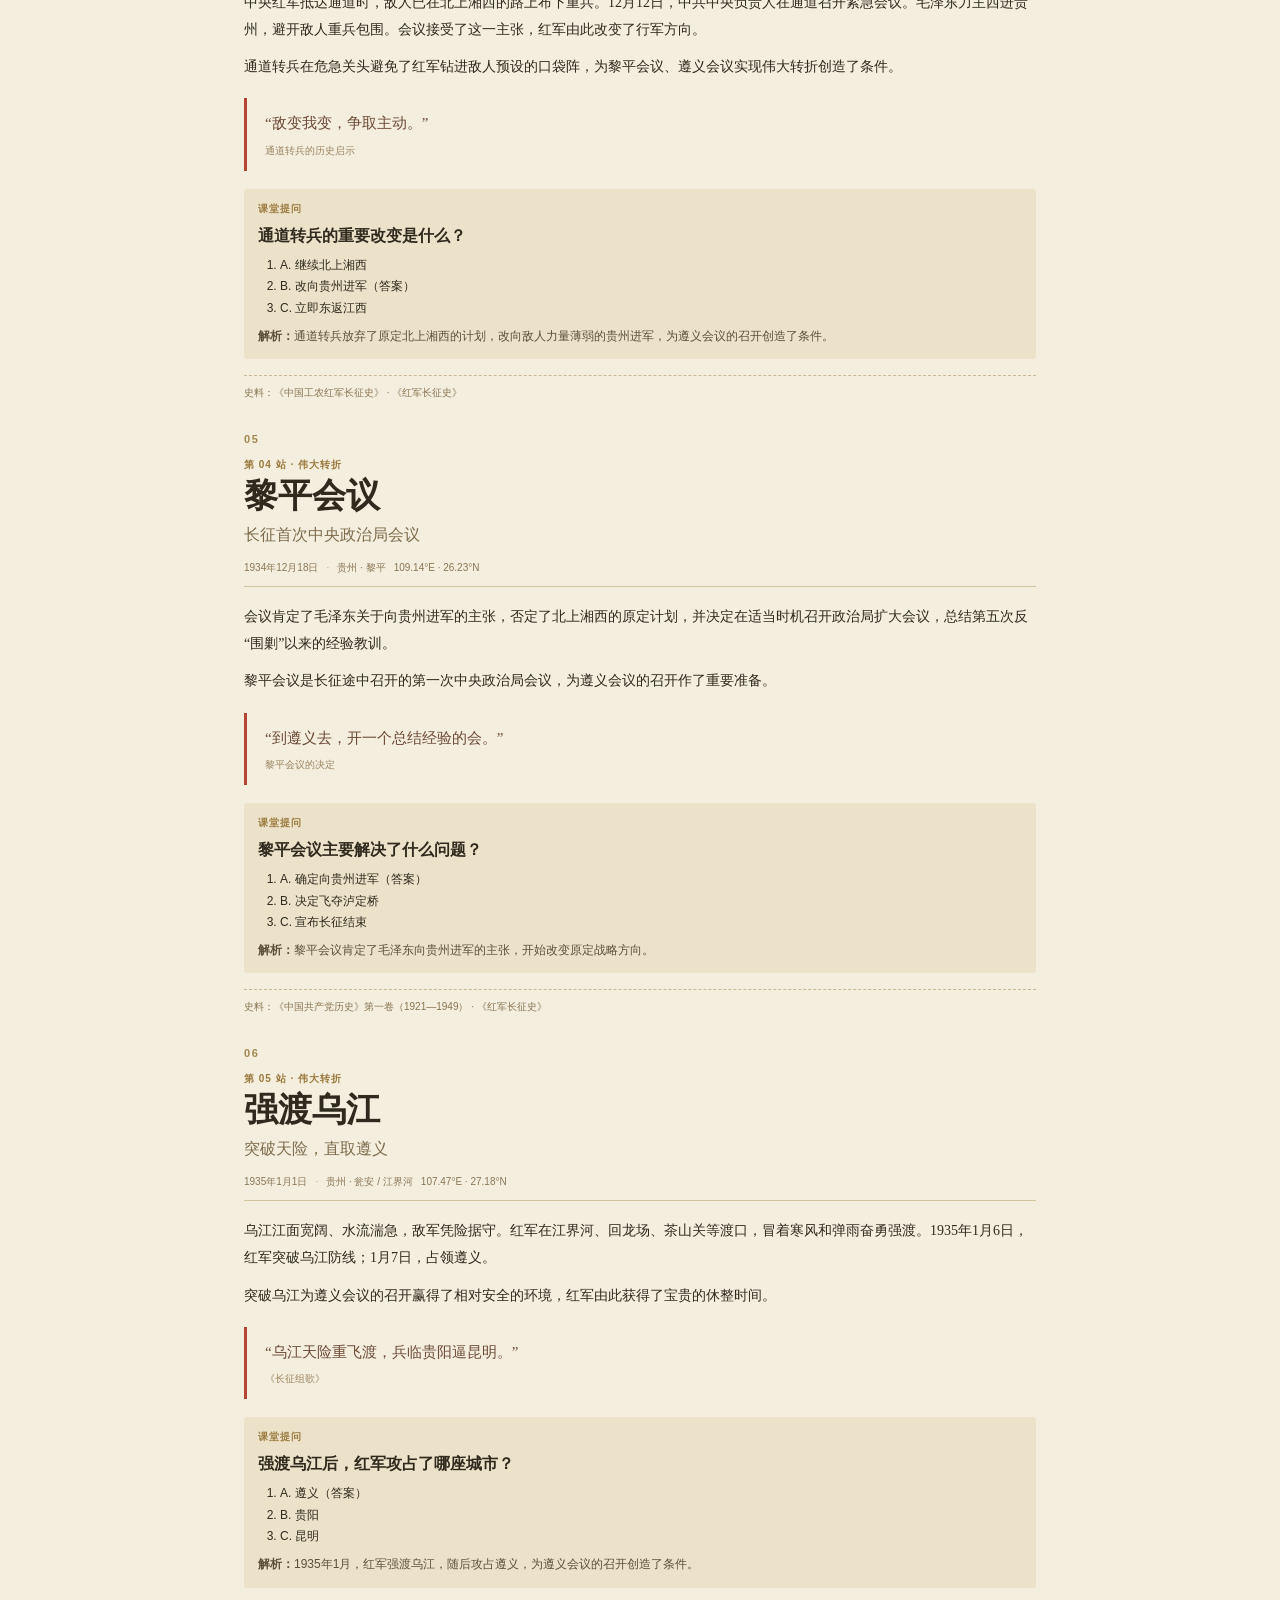
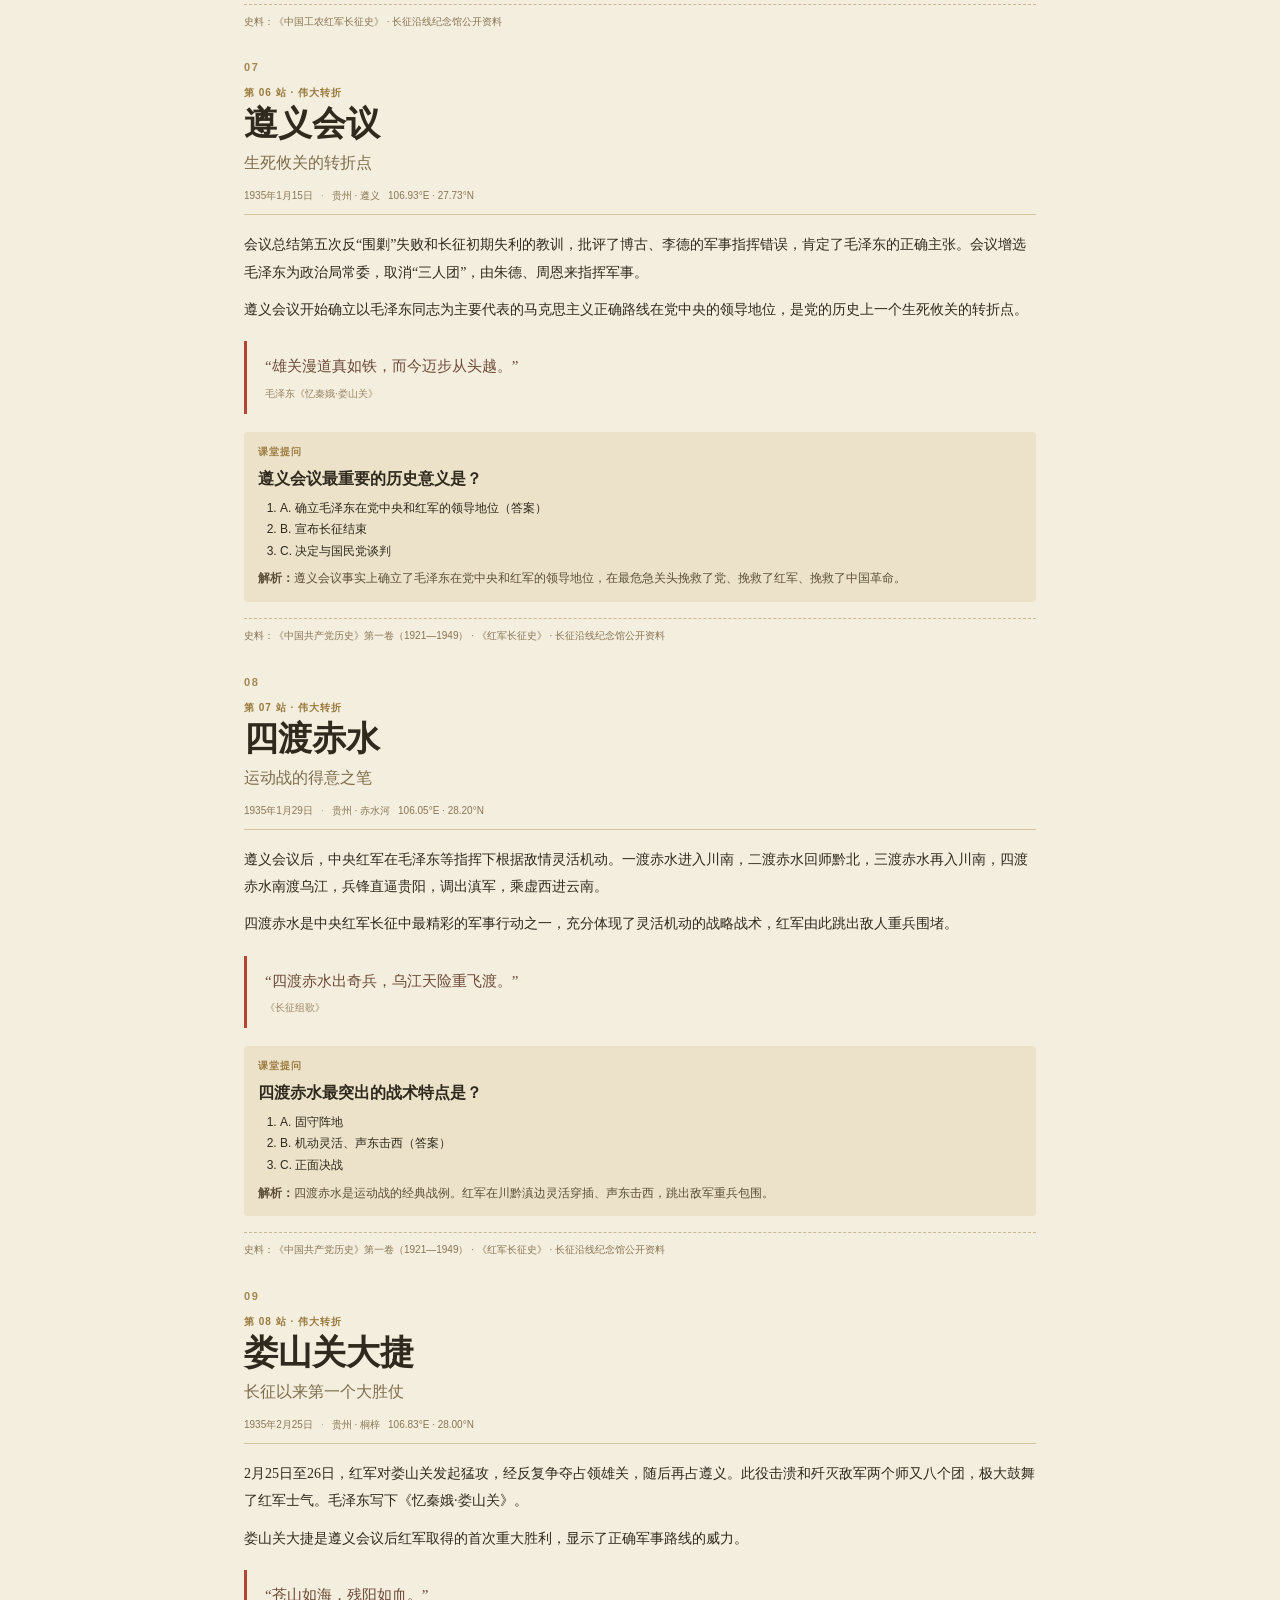
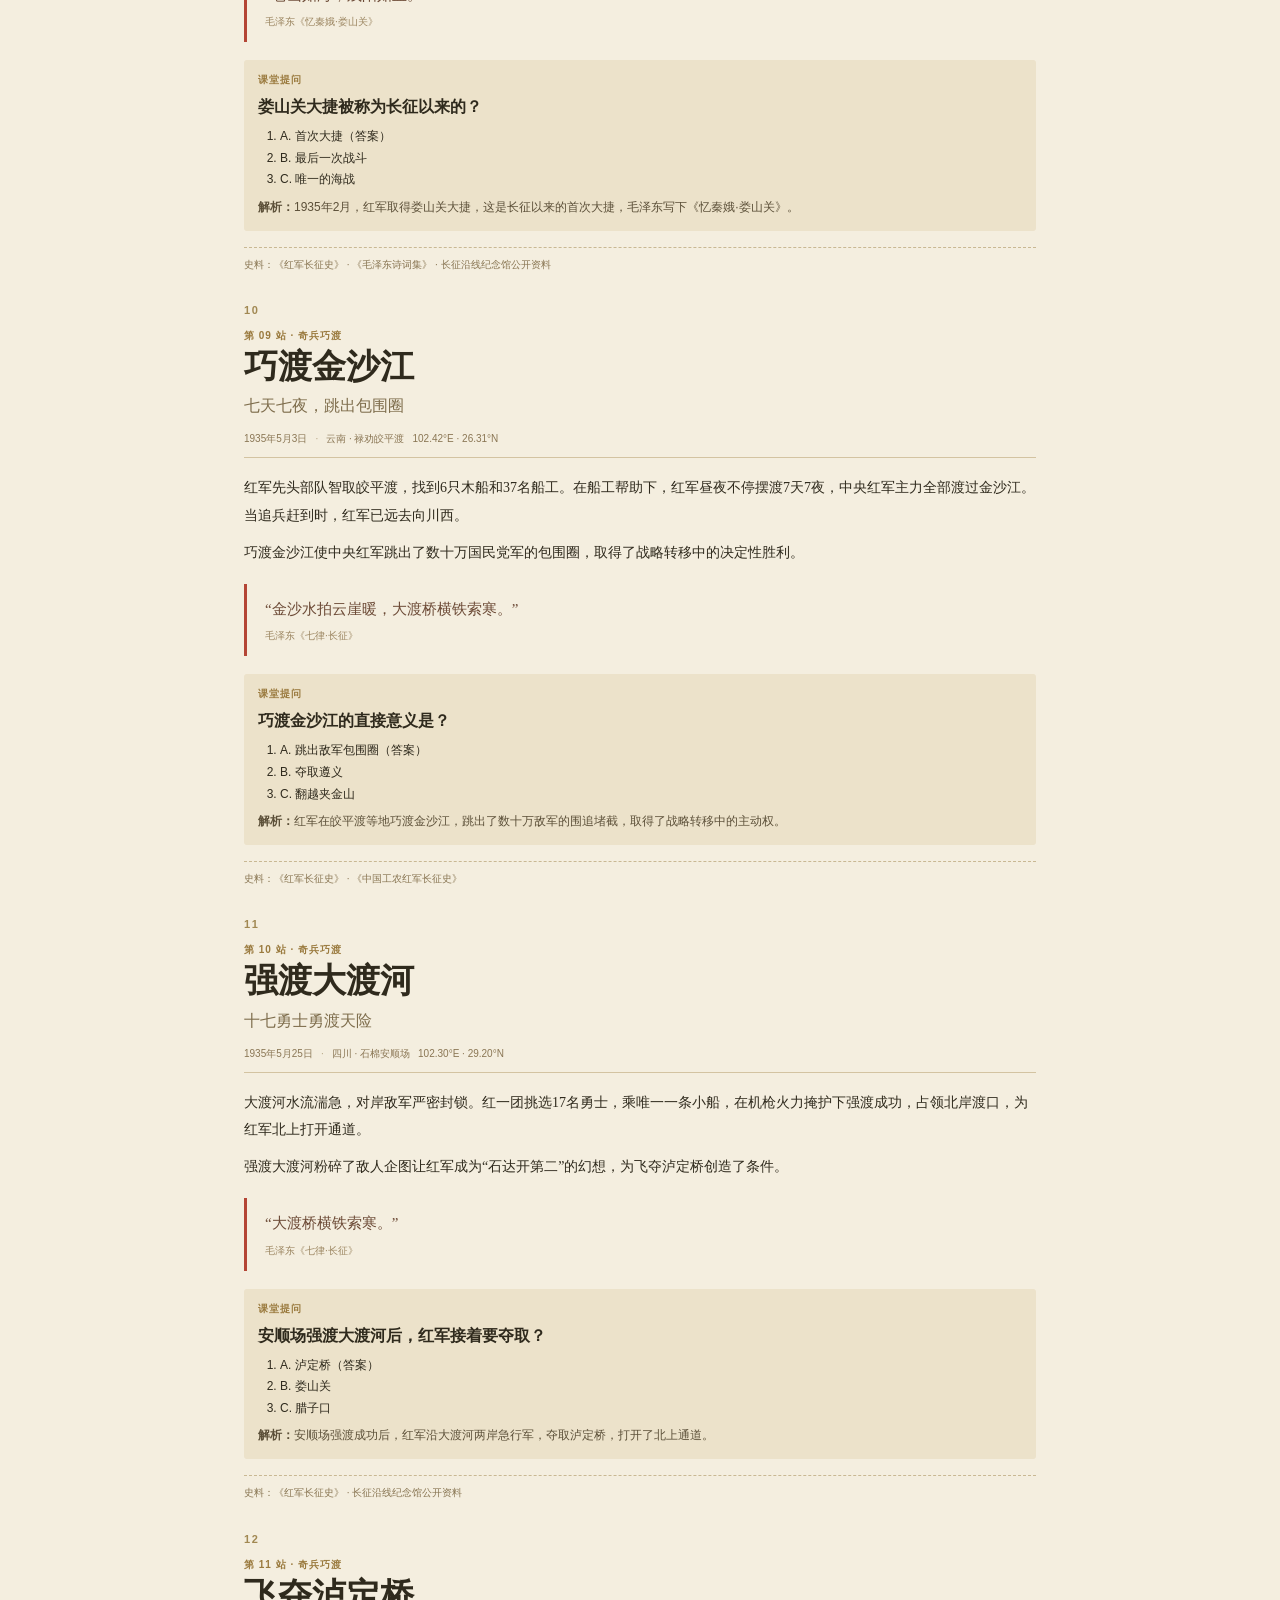
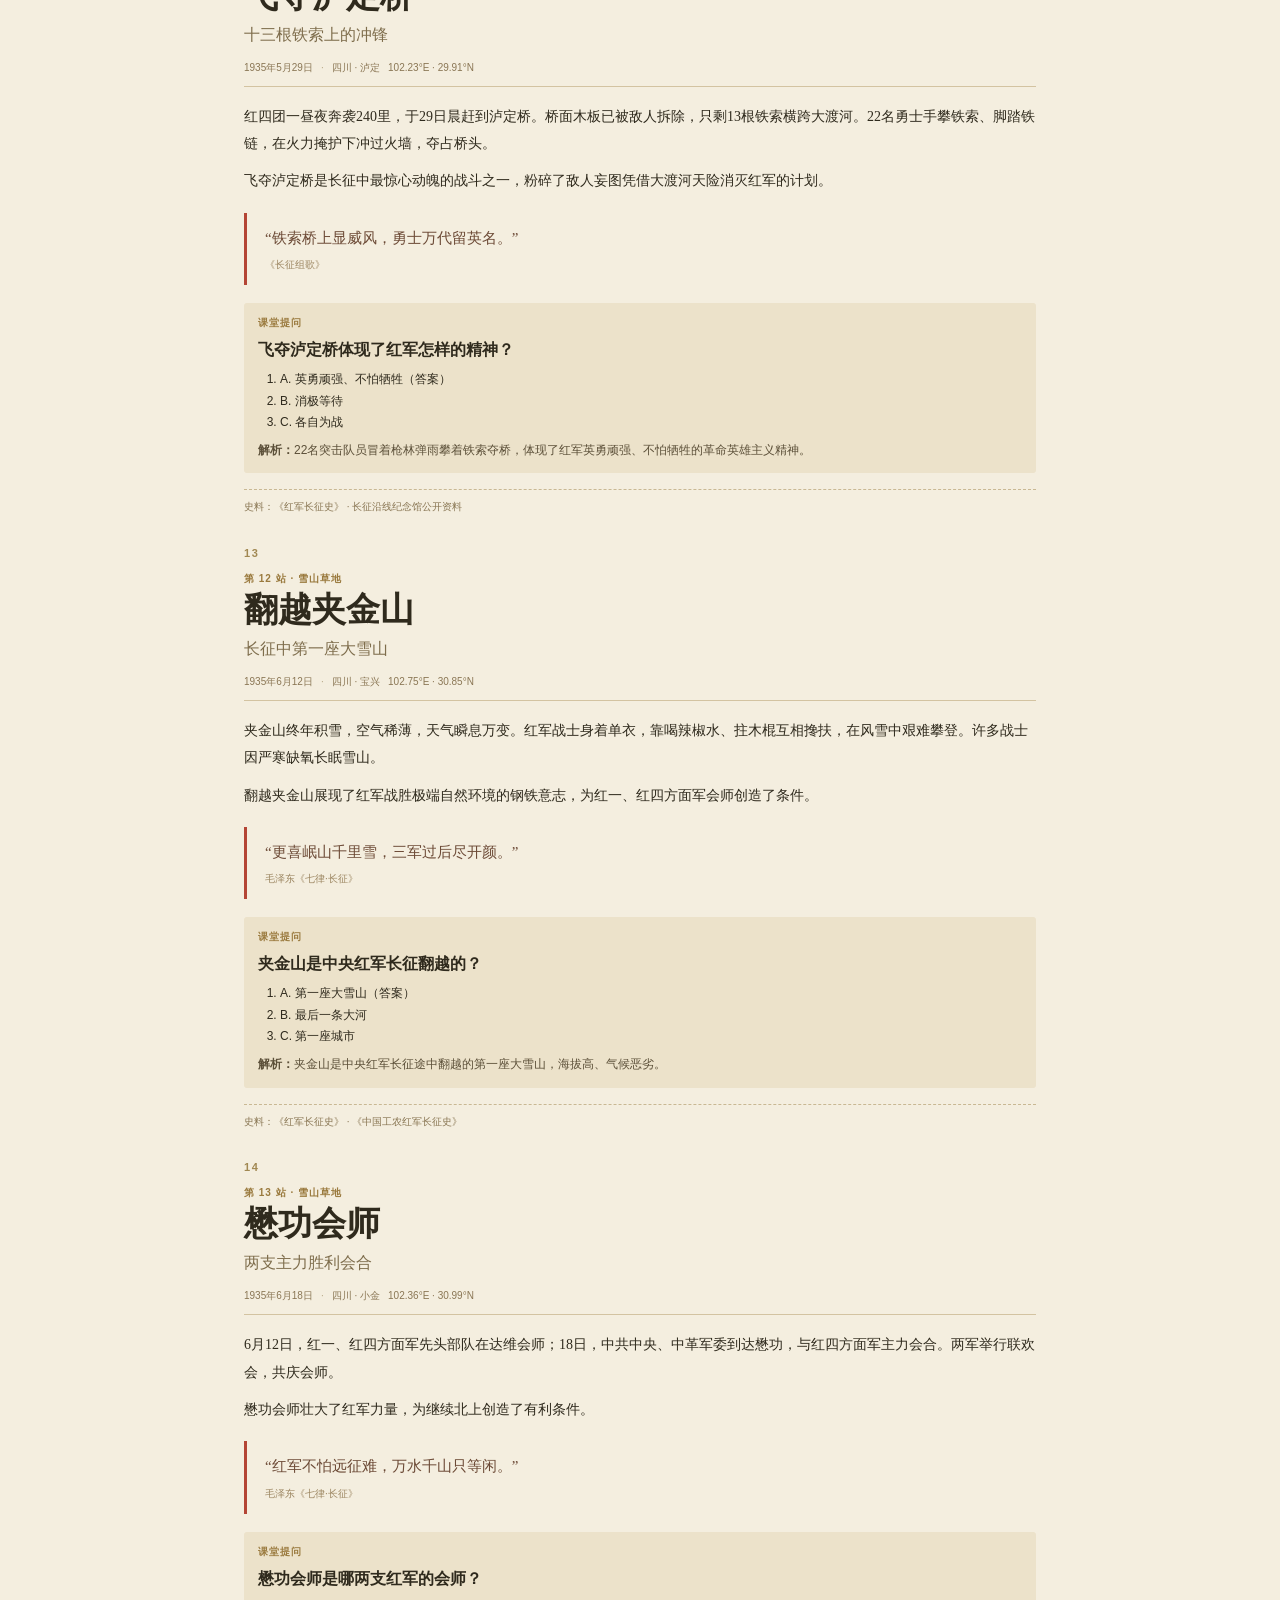
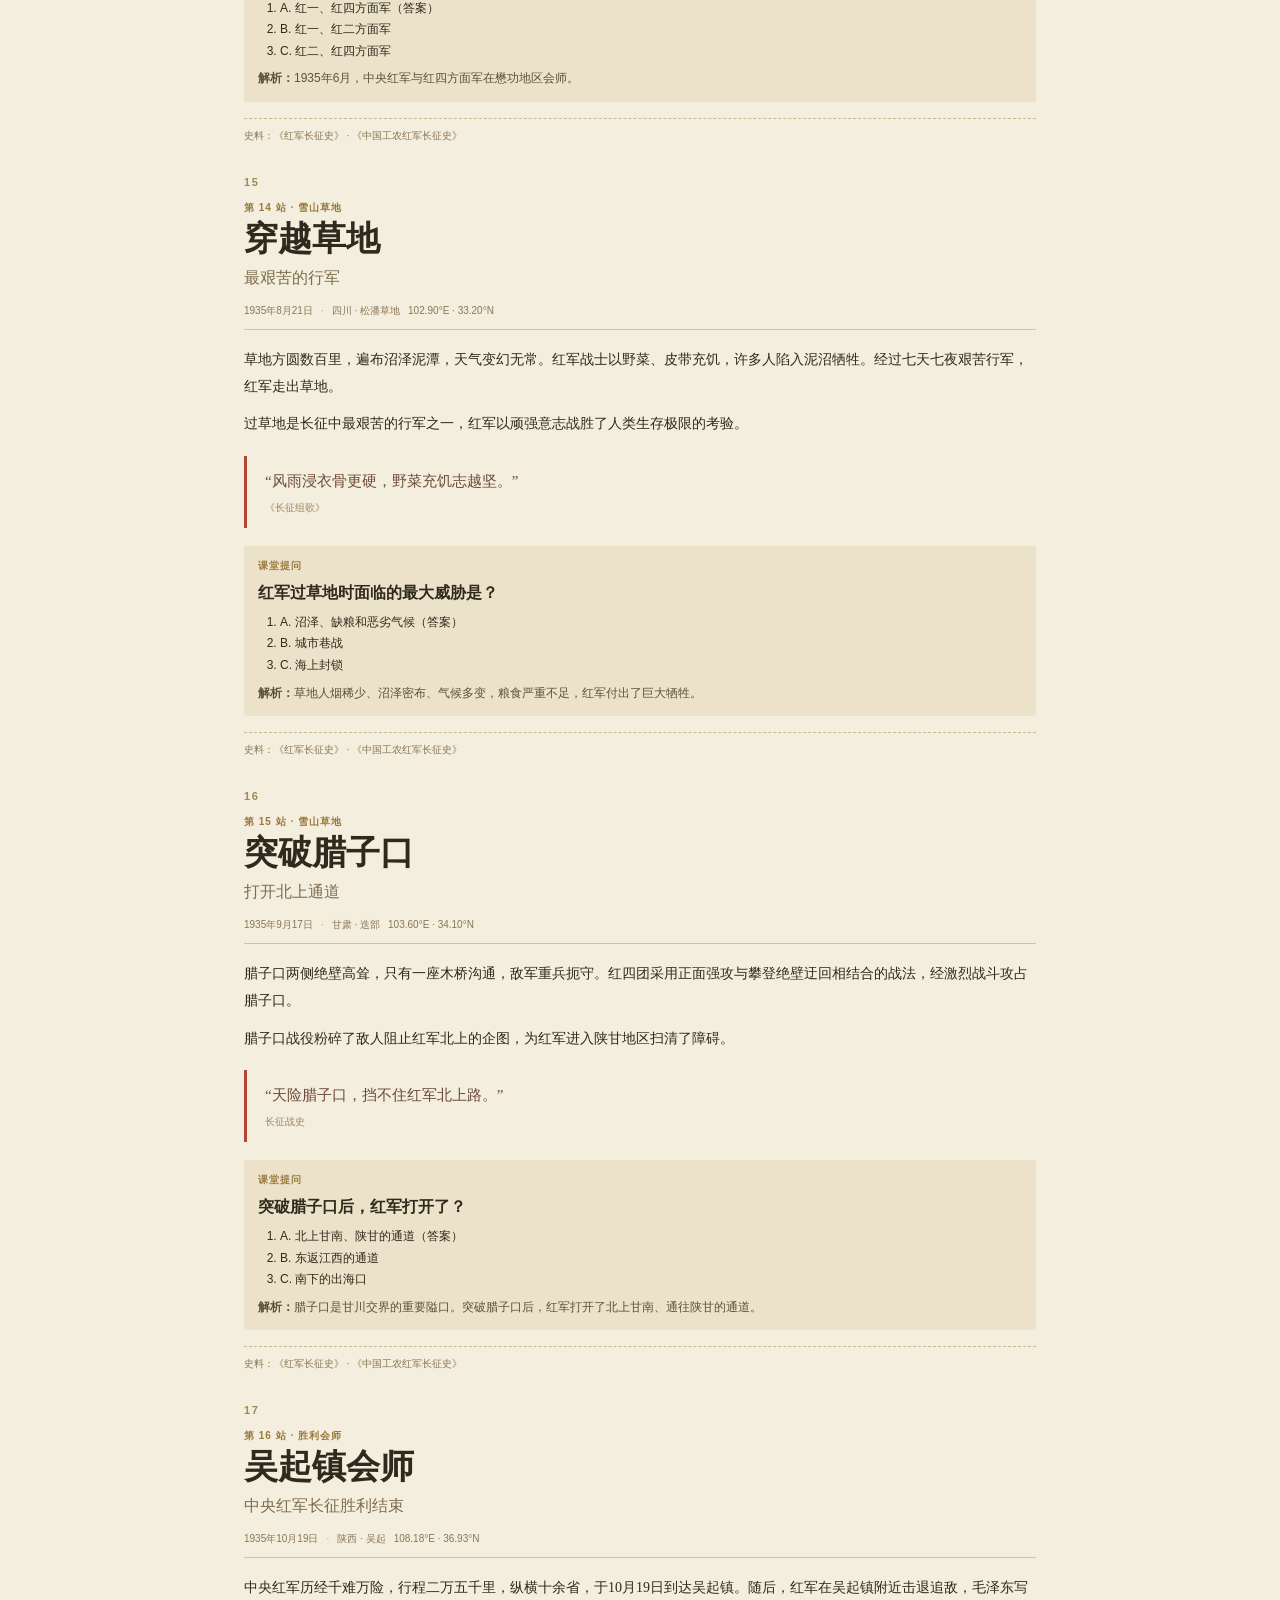
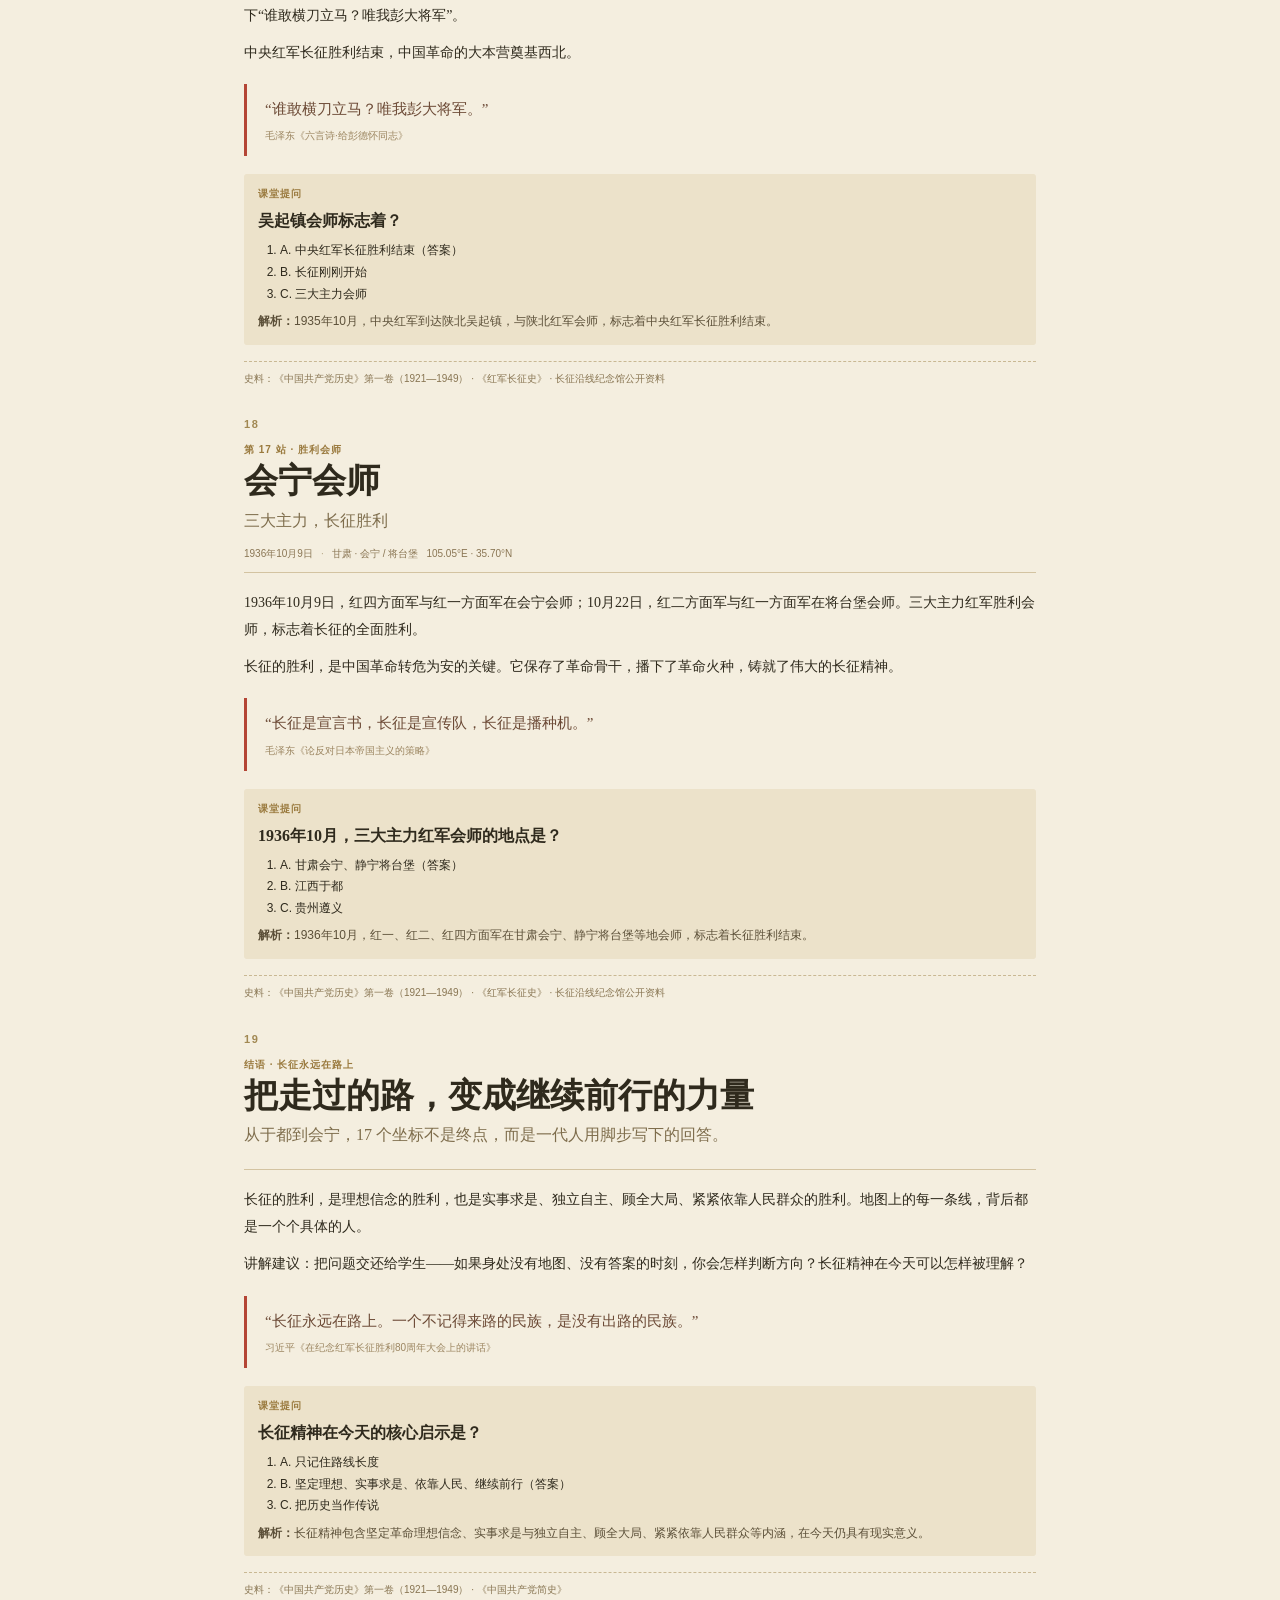
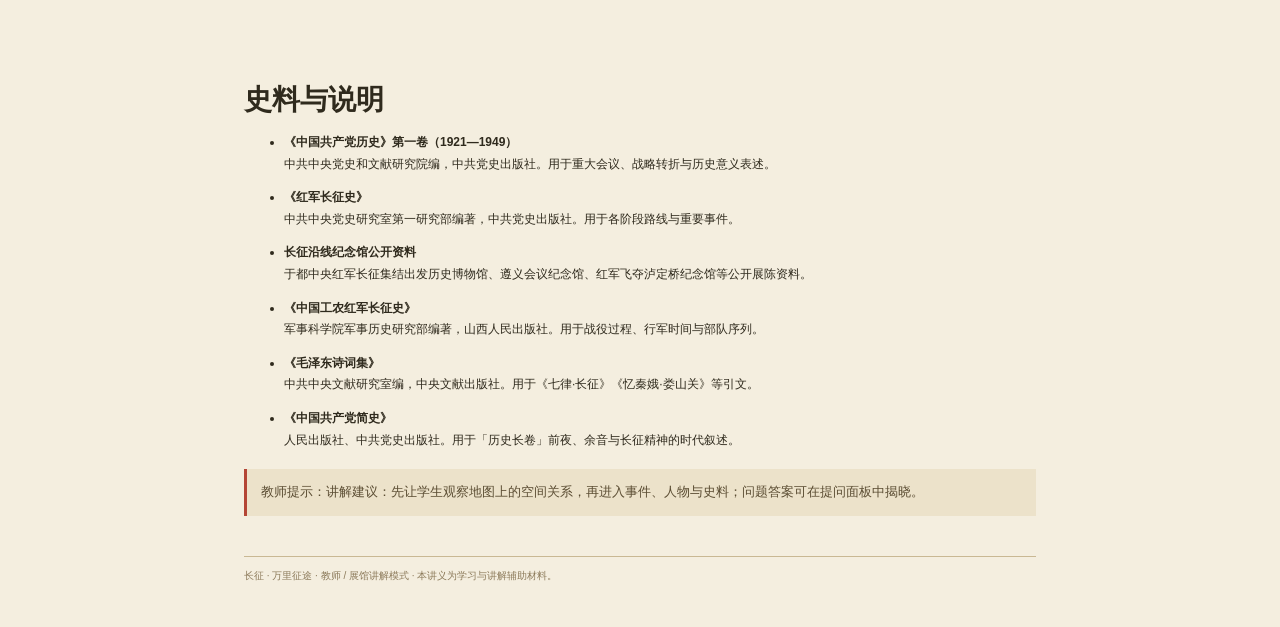
<file: lecture-handout-sample.html>
<!DOCTYPE html><html lang="zh-CN"><head><meta charset="utf-8"><title>长征 · 长征全程 · 教师讲义</title>
        <style>
          @page { size: A4; margin: 18mm 16mm; }
          * { box-sizing: border-box; }
          body { margin: 0; color: #2f2a1d; background: #f4eedf; font-family: "Songti SC", "STSong", "SimSun", serif; line-height: 1.75; }
          .wrap { max-width: 860px; margin: 0 auto; padding: 42px 34px; }
          .cover { min-height: 88vh; padding-top: 12vh; border-bottom: 1px solid #b4a16e; }
          .cover .en { font: 700 11px/1.4 "PingFang SC", sans-serif; letter-spacing: .2em; color: #9a7a3e; }
          .cover h1 { margin: 18px 0 8px; font-size: 48px; line-height: 1.1; letter-spacing: .08em; font-weight: 700; }
          .cover h2 { margin: 0 0 16px; font-size: 24px; color: #9d3d2e; font-weight: 500; }
          .cover p { max-width: 620px; color: #5d5138; }
          .cover .meta { margin-top: 28px; font: 11px/1.8 "PingFang SC", sans-serif; color: #7b6b4d; }
          .notice { margin: 18px 0; padding: 12px 14px; border-left: 3px solid #b44535; background: #ece2ca; font-size: 13px; color: #5b4d33; }
          .toc { margin: 26px 0 38px; }
          .toc h3 { font-size: 20px; margin: 0 0 10px; }
          .toc ol { margin: 0; padding-left: 22px; columns: 2; column-gap: 30px; font: 12px/1.9 "PingFang SC", sans-serif; }
          .slide { page-break-before: always; padding-top: 6mm; }
          .slide-no { font: 700 11px/1 "PingFang SC", sans-serif; color: #a18852; letter-spacing: .14em; }
          .kicker { margin: 12px 0 4px; font: 700 10px/1.5 "PingFang SC", sans-serif; color: #9a7a3e; letter-spacing: .1em; }
          h2 { margin: 0 0 6px; font-size: 34px; line-height: 1.15; }
          .lead { margin: 0 0 10px; font-size: 16px; color: #7e6d4c; }
          .meta { display: flex; gap: 8px; flex-wrap: wrap; font: 10px/1.7 "PingFang SC", sans-serif; color: #8a7654; border-bottom: 1px solid #d3c3a1; padding-bottom: 10px; }
          .meta i { font-style: normal; color: #b7a786; }
          .script { margin-top: 16px; font-size: 14px; line-height: 1.95; }
          .script p { margin: 0 0 10px; }
          blockquote { margin: 18px 0; padding: 12px 0 12px 18px; border-left: 3px solid #b44535; color: #6c4a36; font-size: 15px; }
          blockquote cite { display: block; margin-top: 6px; font: 10px/1.6 "PingFang SC", sans-serif; color: #9b8560; }
          .qa { margin-top: 18px; padding: 12px 14px; background: #ece2ca; border-radius: 3px; }
          .qa h4 { margin: 0 0 6px; font: 700 10px/1.5 "PingFang SC", sans-serif; letter-spacing: .1em; color: #9a7a3e; }
          .qa .q { font-weight: 700; margin: 0 0 5px; }
          .qa ol { margin: 0; padding-left: 22px; font: 12px/1.8 "PingFang SC", sans-serif; }
          .qa .explain { margin: 6px 0 0; font: 12px/1.8 "PingFang SC", sans-serif; color: #5c5039; }
          .sources { margin-top: 16px; padding-top: 8px; border-top: 1px dashed #c9b893; font: 10px/1.7 "PingFang SC", sans-serif; color: #887552; }
          .sources-list { page-break-before: always; padding-top: 20mm; }
          .sources-list h2 { font-size: 28px; }
          .sources-list li { margin-bottom: 12px; font: 12px/1.8 "PingFang SC", sans-serif; }
          .sources-list b { display: block; }
          footer { margin-top: 40px; padding-top: 10px; border-top: 1px solid #c9b893; font: 10px/1.8 "PingFang SC", sans-serif; color: #8c7a5a; }
          @media print { .wrap { max-width: none; padding: 0; } .cover { min-height: auto; padding-top: 0; } }
        </style>  <script>
/* Evaluation watermark: decorative only; does not intercept user input. */
(function () {
  "use strict";

  const text = "仅供亦哲公司评估 · 演示版本";
  const markup = `<style id="yizhe-demo-watermark-style">
    #yizhe-demo-watermark {
      position: fixed;
      inset: 0;
      z-index: 2147483646;
      overflow: hidden;
      pointer-events: none;
      user-select: none;
      -webkit-user-select: none;
    }
    #yizhe-demo-watermark svg {
      display: block;
      width: 100%;
      height: 100%;
      pointer-events: none;
    }
    @media print {
      #yizhe-demo-watermark {
        -webkit-print-color-adjust: exact;
        print-color-adjust: exact;
      }
    }
  </style>
  <div id="yizhe-demo-watermark" aria-hidden="true">
    <svg xmlns="http://www.w3.org/2000/svg" width="100%" height="100%" focusable="false" aria-hidden="true">
      <defs>
        <pattern id="yizhe-demo-watermark-tile" width="360" height="200" patternUnits="userSpaceOnUse">
          <text x="180" y="100" text-anchor="middle" transform="rotate(-24 180 100)"
            style="font: 500 17px 'Microsoft YaHei', 'PingFang SC', sans-serif; fill: #796143; fill-opacity: .34; stroke: #fff3d2; stroke-opacity: .28; stroke-width: .6; paint-order: stroke; letter-spacing: .5px;">${text}</text>
        </pattern>
      </defs>
      <rect width="100%" height="100%" style="fill: url(#yizhe-demo-watermark-tile); stroke: none;" />
    </svg>
  </div>`;

  function mount() {
    if (!document.getElementById("yizhe-demo-watermark")) {
      document.body.insertAdjacentHTML("beforeend", markup);
    }
  }

  function drawCanvas(canvas) {
    const ctx = canvas.getContext("2d");
    ctx.save();
    ctx.font = '500 20px "Microsoft YaHei", "PingFang SC", sans-serif';
    ctx.textAlign = "center";
    ctx.textBaseline = "middle";
    ctx.fillStyle = "rgba(121, 97, 67, 0.30)";
    ctx.strokeStyle = "rgba(255, 243, 210, 0.28)";
    ctx.lineWidth = 0.6;
    for (let y = 100; y < canvas.height + 100; y += 200) {
      for (let x = 180; x < canvas.width + 180; x += 360) {
        ctx.save();
        ctx.translate(x, y);
        ctx.rotate(-24 * Math.PI / 180);
        ctx.strokeText(text, 0, 0);
        ctx.fillText(text, 0, 0);
        ctx.restore();
      }
    }
    ctx.restore();
  }

  window.DemoWatermark = { text, markup, drawCanvas };
  if (document.readyState === "loading") {
    document.addEventListener("DOMContentLoaded", mount, { once: true });
  } else {
    mount();
  }
})();

  </script>
</head><body><div class="wrap">
          <section class="cover">
            <p class="en">THE LONG MARCH · TEACHING HANDOUT</p>
            <h1>长征 · 讲解讲义</h1>
            <h2>长征全程</h2>
            <p>从于都到会宁，17 站完整叙事</p>
            <p class="notice">本讲义用于课堂或展馆讲解，脚本与问题依据公开党史、军史资料整理；数字、地名与口述史存在不同口径，详见「真实地理 → 史料图层」。</p>
            <p class="meta">19 页 · 17 个历史坐标 · 生成于 2026/10/25 16:33:43</p>
          </section>
          <section class="toc"><h3>讲解目录</h3><ol><li>一次从绝境中走出的远征</li><li>于都出发</li><li>血战湘江</li><li>通道转兵</li><li>黎平会议</li><li>强渡乌江</li><li>遵义会议</li><li>四渡赤水</li><li>娄山关大捷</li><li>巧渡金沙江</li><li>强渡大渡河</li><li>飞夺泸定桥</li><li>翻越夹金山</li><li>懋功会师</li><li>穿越草地</li><li>突破腊子口</li><li>吴起镇会师</li><li>会宁会师</li><li>把走过的路，变成继续前行的力量</li></ol></section>
          <section class="slide">
          <div class="slide-no">01</div>
          <div class="slide-head"><p class="kicker">导言 · 1934—1936</p><h2>一次从绝境中走出的远征</h2><p class="lead">二万五千里，不是一条预先画好的路线，而是一次在围追堵截中不断选择、不断转危为机的行军。</p></div>
          <div class="meta"></div>
          <div class="script"><p>1934年10月，中央红军从江西于都出发。出发时，没有人知道终点在哪里；每一次渡河、每一次转兵，都是在敌情、地形与时间的三重压力下做出的选择。</p><p>讲解建议：先让学生在地图上找到起点与终点，再提示——真正决定长征的，不只是走了多远，还有在哪些时刻改变了方向。</p></div>
          <blockquote>“长征是宣言书，长征是宣传队，长征是播种机。”<cite>毛泽东《论反对日本帝国主义的策略》</cite></blockquote>
          <div class="qa"><h4>课堂提问</h4><p class="q">中央红军长征的出发地是？</p><ol><li>A. 江西于都（答案）</li><li>B. 贵州遵义</li><li>C. 陕西吴起</li></ol><p class="explain"><b>解析：</b>1934年10月，中央红军主力从江西于都出发，开始战略转移。</p></div>
          <p class="sources">史料：《中国共产党历史》第一卷（1921—1949） · 《红军长征史》</p>
        </section><section class="slide">
          <div class="slide-no">02</div>
          <div class="slide-head"><p class="kicker">第 01 站 · 突围西进</p><h2>于都出发</h2><p class="lead">中央红军踏上远征</p></div>
          <div class="meta"><span>1934年10月17日</span><i>·</i><span>江西 · 于都</span><span>115.41°E · 25.95°N</span></div>
          <div class="script"><p>1934年10月，中央红军主力8.6万余人告别中央苏区，开始战略转移。10月17日至20日，红军分别从于都县城东门等8个渡口渡过于都河。于都百姓拆下门板、床板，帮助红军架起浮桥，送子弟兵踏上远征。</p><p>长征从这里出发。一次被迫的战略转移，开启了中国革命史上最壮阔的远征。</p></div>
          <blockquote>“十月里来秋风凉，中央红军远征忙。星夜渡过于都河，古陂新田打胜仗。”<cite>《长征组歌》</cite></blockquote>
          <div class="qa"><h4>课堂提问</h4><p class="q">中央红军从于都出发时约有多少人？</p><ol><li>A. 8.6 万余人（答案）</li><li>B. 3 万余人</li><li>C. 1 万余人</li></ol><p class="explain"><b>解析：</b>1934年10月，中央红军主力8.6万余人从于都出发；湘江战役后锐减至3万余人。</p></div>
          <p class="sources">史料：《中国共产党历史》第一卷（1921—1949） · 《红军长征史》 · 长征沿线纪念馆公开资料</p>
        </section><section class="slide">
          <div class="slide-no">03</div>
          <div class="slide-head"><p class="kicker">第 02 站 · 突围西进</p><h2>血战湘江</h2><p class="lead">最惨烈的一战</p></div>
          <div class="meta"><span>1934年11月27日</span><i>·</i><span>广西 · 全州 / 兴安</span><span>110.72°E · 25.88°N</span></div>
          <div class="script"><p>1934年11月底至12月初，红军在新圩、脚山铺、光华铺等阵地与敌军殊死鏖战，掩护中央纵队渡过湘江。江水被鲜血染红，许多将士永远倒在了湘江两岸。战役后，中央红军由出发时的8.6万余人锐减至3万余人。</p><p>湘江战役的惨重代价，促使红军将士深刻反思“左”倾错误的危害，为遵义会议的召开埋下伏笔。</p></div>
          <blockquote>“三年不饮湘江水，十年不食湘江鱼。”<cite>湘江两岸民谣</cite></blockquote>
          <div class="qa"><h4>课堂提问</h4><p class="q">湘江战役后，中央红军锐减到约多少人？</p><ol><li>A. 8.6 万</li><li>B. 3 万（答案）</li><li>C. 5 万</li></ol><p class="explain"><b>解析：</b>湘江战役是长征中最惨烈的战役之一。红军付出极大代价突破第四道封锁线，兵力由8.6万余人锐减至3万余人。</p></div>
          <p class="sources">史料：《中国工农红军长征史》 · 《红军长征史》 · 长征沿线纪念馆公开资料</p>
        </section><section class="slide">
          <div class="slide-no">04</div>
          <div class="slide-head"><p class="kicker">第 03 站 · 突围西进</p><h2>通道转兵</h2><p class="lead">危急关头改变方向</p></div>
          <div class="meta"><span>1934年12月12日</span><i>·</i><span>湖南 · 通道</span><span>109.78°E · 26.16°N</span></div>
          <div class="script"><p>中央红军抵达通道时，敌人已在北上湘西的路上布下重兵。12月12日，中共中央负责人在通道召开紧急会议。毛泽东力主西进贵州，避开敌人重兵包围。会议接受了这一主张，红军由此改变了行军方向。</p><p>通道转兵在危急关头避免了红军钻进敌人预设的口袋阵，为黎平会议、遵义会议实现伟大转折创造了条件。</p></div>
          <blockquote>“敌变我变，争取主动。”<cite>通道转兵的历史启示</cite></blockquote>
          <div class="qa"><h4>课堂提问</h4><p class="q">通道转兵的重要改变是什么？</p><ol><li>A. 继续北上湘西</li><li>B. 改向贵州进军（答案）</li><li>C. 立即东返江西</li></ol><p class="explain"><b>解析：</b>通道转兵放弃了原定北上湘西的计划，改向敌人力量薄弱的贵州进军，为遵义会议的召开创造了条件。</p></div>
          <p class="sources">史料：《中国工农红军长征史》 · 《红军长征史》</p>
        </section><section class="slide">
          <div class="slide-no">05</div>
          <div class="slide-head"><p class="kicker">第 04 站 · 伟大转折</p><h2>黎平会议</h2><p class="lead">长征首次中央政治局会议</p></div>
          <div class="meta"><span>1934年12月18日</span><i>·</i><span>贵州 · 黎平</span><span>109.14°E · 26.23°N</span></div>
          <div class="script"><p>会议肯定了毛泽东关于向贵州进军的主张，否定了北上湘西的原定计划，并决定在适当时机召开政治局扩大会议，总结第五次反“围剿”以来的经验教训。</p><p>黎平会议是长征途中召开的第一次中央政治局会议，为遵义会议的召开作了重要准备。</p></div>
          <blockquote>“到遵义去，开一个总结经验的会。”<cite>黎平会议的决定</cite></blockquote>
          <div class="qa"><h4>课堂提问</h4><p class="q">黎平会议主要解决了什么问题？</p><ol><li>A. 确定向贵州进军（答案）</li><li>B. 决定飞夺泸定桥</li><li>C. 宣布长征结束</li></ol><p class="explain"><b>解析：</b>黎平会议肯定了毛泽东向贵州进军的主张，开始改变原定战略方向。</p></div>
          <p class="sources">史料：《中国共产党历史》第一卷（1921—1949） · 《红军长征史》</p>
        </section><section class="slide">
          <div class="slide-no">06</div>
          <div class="slide-head"><p class="kicker">第 05 站 · 伟大转折</p><h2>强渡乌江</h2><p class="lead">突破天险，直取遵义</p></div>
          <div class="meta"><span>1935年1月1日</span><i>·</i><span>贵州 · 瓮安 / 江界河</span><span>107.47°E · 27.18°N</span></div>
          <div class="script"><p>乌江江面宽阔、水流湍急，敌军凭险据守。红军在江界河、回龙场、茶山关等渡口，冒着寒风和弹雨奋勇强渡。1935年1月6日，红军突破乌江防线；1月7日，占领遵义。</p><p>突破乌江为遵义会议的召开赢得了相对安全的环境，红军由此获得了宝贵的休整时间。</p></div>
          <blockquote>“乌江天险重飞渡，兵临贵阳逼昆明。”<cite>《长征组歌》</cite></blockquote>
          <div class="qa"><h4>课堂提问</h4><p class="q">强渡乌江后，红军攻占了哪座城市？</p><ol><li>A. 遵义（答案）</li><li>B. 贵阳</li><li>C. 昆明</li></ol><p class="explain"><b>解析：</b>1935年1月，红军强渡乌江，随后攻占遵义，为遵义会议的召开创造了条件。</p></div>
          <p class="sources">史料：《中国工农红军长征史》 · 长征沿线纪念馆公开资料</p>
        </section><section class="slide">
          <div class="slide-no">07</div>
          <div class="slide-head"><p class="kicker">第 06 站 · 伟大转折</p><h2>遵义会议</h2><p class="lead">生死攸关的转折点</p></div>
          <div class="meta"><span>1935年1月15日</span><i>·</i><span>贵州 · 遵义</span><span>106.93°E · 27.73°N</span></div>
          <div class="script"><p>会议总结第五次反“围剿”失败和长征初期失利的教训，批评了博古、李德的军事指挥错误，肯定了毛泽东的正确主张。会议增选毛泽东为政治局常委，取消“三人团”，由朱德、周恩来指挥军事。</p><p>遵义会议开始确立以毛泽东同志为主要代表的马克思主义正确路线在党中央的领导地位，是党的历史上一个生死攸关的转折点。</p></div>
          <blockquote>“雄关漫道真如铁，而今迈步从头越。”<cite>毛泽东《忆秦娥·娄山关》</cite></blockquote>
          <div class="qa"><h4>课堂提问</h4><p class="q">遵义会议最重要的历史意义是？</p><ol><li>A. 确立毛泽东在党中央和红军的领导地位（答案）</li><li>B. 宣布长征结束</li><li>C. 决定与国民党谈判</li></ol><p class="explain"><b>解析：</b>遵义会议事实上确立了毛泽东在党中央和红军的领导地位，在最危急关头挽救了党、挽救了红军、挽救了中国革命。</p></div>
          <p class="sources">史料：《中国共产党历史》第一卷（1921—1949） · 《红军长征史》 · 长征沿线纪念馆公开资料</p>
        </section><section class="slide">
          <div class="slide-no">08</div>
          <div class="slide-head"><p class="kicker">第 07 站 · 伟大转折</p><h2>四渡赤水</h2><p class="lead">运动战的得意之笔</p></div>
          <div class="meta"><span>1935年1月29日</span><i>·</i><span>贵州 · 赤水河</span><span>106.05°E · 28.20°N</span></div>
          <div class="script"><p>遵义会议后，中央红军在毛泽东等指挥下根据敌情灵活机动。一渡赤水进入川南，二渡赤水回师黔北，三渡赤水再入川南，四渡赤水南渡乌江，兵锋直逼贵阳，调出滇军，乘虚西进云南。</p><p>四渡赤水是中央红军长征中最精彩的军事行动之一，充分体现了灵活机动的战略战术，红军由此跳出敌人重兵围堵。</p></div>
          <blockquote>“四渡赤水出奇兵，乌江天险重飞渡。”<cite>《长征组歌》</cite></blockquote>
          <div class="qa"><h4>课堂提问</h4><p class="q">四渡赤水最突出的战术特点是？</p><ol><li>A. 固守阵地</li><li>B. 机动灵活、声东击西（答案）</li><li>C. 正面决战</li></ol><p class="explain"><b>解析：</b>四渡赤水是运动战的经典战例。红军在川黔滇边灵活穿插、声东击西，跳出敌军重兵包围。</p></div>
          <p class="sources">史料：《中国共产党历史》第一卷（1921—1949） · 《红军长征史》 · 长征沿线纪念馆公开资料</p>
        </section><section class="slide">
          <div class="slide-no">09</div>
          <div class="slide-head"><p class="kicker">第 08 站 · 伟大转折</p><h2>娄山关大捷</h2><p class="lead">长征以来第一个大胜仗</p></div>
          <div class="meta"><span>1935年2月25日</span><i>·</i><span>贵州 · 桐梓</span><span>106.83°E · 28.00°N</span></div>
          <div class="script"><p>2月25日至26日，红军对娄山关发起猛攻，经反复争夺占领雄关，随后再占遵义。此役击溃和歼灭敌军两个师又八个团，极大鼓舞了红军士气。毛泽东写下《忆秦娥·娄山关》。</p><p>娄山关大捷是遵义会议后红军取得的首次重大胜利，显示了正确军事路线的威力。</p></div>
          <blockquote>“苍山如海，残阳如血。”<cite>毛泽东《忆秦娥·娄山关》</cite></blockquote>
          <div class="qa"><h4>课堂提问</h4><p class="q">娄山关大捷被称为长征以来的？</p><ol><li>A. 首次大捷（答案）</li><li>B. 最后一次战斗</li><li>C. 唯一的海战</li></ol><p class="explain"><b>解析：</b>1935年2月，红军取得娄山关大捷，这是长征以来的首次大捷，毛泽东写下《忆秦娥·娄山关》。</p></div>
          <p class="sources">史料：《红军长征史》 · 《毛泽东诗词集》 · 长征沿线纪念馆公开资料</p>
        </section><section class="slide">
          <div class="slide-no">10</div>
          <div class="slide-head"><p class="kicker">第 09 站 · 奇兵巧渡</p><h2>巧渡金沙江</h2><p class="lead">七天七夜，跳出包围圈</p></div>
          <div class="meta"><span>1935年5月3日</span><i>·</i><span>云南 · 禄劝皎平渡</span><span>102.42°E · 26.31°N</span></div>
          <div class="script"><p>红军先头部队智取皎平渡，找到6只木船和37名船工。在船工帮助下，红军昼夜不停摆渡7天7夜，中央红军主力全部渡过金沙江。当追兵赶到时，红军已远去向川西。</p><p>巧渡金沙江使中央红军跳出了数十万国民党军的包围圈，取得了战略转移中的决定性胜利。</p></div>
          <blockquote>“金沙水拍云崖暖，大渡桥横铁索寒。”<cite>毛泽东《七律·长征》</cite></blockquote>
          <div class="qa"><h4>课堂提问</h4><p class="q">巧渡金沙江的直接意义是？</p><ol><li>A. 跳出敌军包围圈（答案）</li><li>B. 夺取遵义</li><li>C. 翻越夹金山</li></ol><p class="explain"><b>解析：</b>红军在皎平渡等地巧渡金沙江，跳出了数十万敌军的围追堵截，取得了战略转移中的主动权。</p></div>
          <p class="sources">史料：《红军长征史》 · 《中国工农红军长征史》</p>
        </section><section class="slide">
          <div class="slide-no">11</div>
          <div class="slide-head"><p class="kicker">第 10 站 · 奇兵巧渡</p><h2>强渡大渡河</h2><p class="lead">十七勇士勇渡天险</p></div>
          <div class="meta"><span>1935年5月25日</span><i>·</i><span>四川 · 石棉安顺场</span><span>102.30°E · 29.20°N</span></div>
          <div class="script"><p>大渡河水流湍急，对岸敌军严密封锁。红一团挑选17名勇士，乘唯一一条小船，在机枪火力掩护下强渡成功，占领北岸渡口，为红军北上打开通道。</p><p>强渡大渡河粉碎了敌人企图让红军成为“石达开第二”的幻想，为飞夺泸定桥创造了条件。</p></div>
          <blockquote>“大渡桥横铁索寒。”<cite>毛泽东《七律·长征》</cite></blockquote>
          <div class="qa"><h4>课堂提问</h4><p class="q">安顺场强渡大渡河后，红军接着要夺取？</p><ol><li>A. 泸定桥（答案）</li><li>B. 娄山关</li><li>C. 腊子口</li></ol><p class="explain"><b>解析：</b>安顺场强渡成功后，红军沿大渡河两岸急行军，夺取泸定桥，打开了北上通道。</p></div>
          <p class="sources">史料：《红军长征史》 · 长征沿线纪念馆公开资料</p>
        </section><section class="slide">
          <div class="slide-no">12</div>
          <div class="slide-head"><p class="kicker">第 11 站 · 奇兵巧渡</p><h2>飞夺泸定桥</h2><p class="lead">十三根铁索上的冲锋</p></div>
          <div class="meta"><span>1935年5月29日</span><i>·</i><span>四川 · 泸定</span><span>102.23°E · 29.91°N</span></div>
          <div class="script"><p>红四团一昼夜奔袭240里，于29日晨赶到泸定桥。桥面木板已被敌人拆除，只剩13根铁索横跨大渡河。22名勇士手攀铁索、脚踏铁链，在火力掩护下冲过火墙，夺占桥头。</p><p>飞夺泸定桥是长征中最惊心动魄的战斗之一，粉碎了敌人妄图凭借大渡河天险消灭红军的计划。</p></div>
          <blockquote>“铁索桥上显威风，勇士万代留英名。”<cite>《长征组歌》</cite></blockquote>
          <div class="qa"><h4>课堂提问</h4><p class="q">飞夺泸定桥体现了红军怎样的精神？</p><ol><li>A. 英勇顽强、不怕牺牲（答案）</li><li>B. 消极等待</li><li>C. 各自为战</li></ol><p class="explain"><b>解析：</b>22名突击队员冒着枪林弹雨攀着铁索夺桥，体现了红军英勇顽强、不怕牺牲的革命英雄主义精神。</p></div>
          <p class="sources">史料：《红军长征史》 · 长征沿线纪念馆公开资料</p>
        </section><section class="slide">
          <div class="slide-no">13</div>
          <div class="slide-head"><p class="kicker">第 12 站 · 雪山草地</p><h2>翻越夹金山</h2><p class="lead">长征中第一座大雪山</p></div>
          <div class="meta"><span>1935年6月12日</span><i>·</i><span>四川 · 宝兴</span><span>102.75°E · 30.85°N</span></div>
          <div class="script"><p>夹金山终年积雪，空气稀薄，天气瞬息万变。红军战士身着单衣，靠喝辣椒水、拄木棍互相搀扶，在风雪中艰难攀登。许多战士因严寒缺氧长眠雪山。</p><p>翻越夹金山展现了红军战胜极端自然环境的钢铁意志，为红一、红四方面军会师创造了条件。</p></div>
          <blockquote>“更喜岷山千里雪，三军过后尽开颜。”<cite>毛泽东《七律·长征》</cite></blockquote>
          <div class="qa"><h4>课堂提问</h4><p class="q">夹金山是中央红军长征翻越的？</p><ol><li>A. 第一座大雪山（答案）</li><li>B. 最后一条大河</li><li>C. 第一座城市</li></ol><p class="explain"><b>解析：</b>夹金山是中央红军长征途中翻越的第一座大雪山，海拔高、气候恶劣。</p></div>
          <p class="sources">史料：《红军长征史》 · 《中国工农红军长征史》</p>
        </section><section class="slide">
          <div class="slide-no">14</div>
          <div class="slide-head"><p class="kicker">第 13 站 · 雪山草地</p><h2>懋功会师</h2><p class="lead">两支主力胜利会合</p></div>
          <div class="meta"><span>1935年6月18日</span><i>·</i><span>四川 · 小金</span><span>102.36°E · 30.99°N</span></div>
          <div class="script"><p>6月12日，红一、红四方面军先头部队在达维会师；18日，中共中央、中革军委到达懋功，与红四方面军主力会合。两军举行联欢会，共庆会师。</p><p>懋功会师壮大了红军力量，为继续北上创造了有利条件。</p></div>
          <blockquote>“红军不怕远征难，万水千山只等闲。”<cite>毛泽东《七律·长征》</cite></blockquote>
          <div class="qa"><h4>课堂提问</h4><p class="q">懋功会师是哪两支红军的会师？</p><ol><li>A. 红一、红四方面军（答案）</li><li>B. 红一、红二方面军</li><li>C. 红二、红四方面军</li></ol><p class="explain"><b>解析：</b>1935年6月，中央红军与红四方面军在懋功地区会师。</p></div>
          <p class="sources">史料：《红军长征史》 · 《中国工农红军长征史》</p>
        </section><section class="slide">
          <div class="slide-no">15</div>
          <div class="slide-head"><p class="kicker">第 14 站 · 雪山草地</p><h2>穿越草地</h2><p class="lead">最艰苦的行军</p></div>
          <div class="meta"><span>1935年8月21日</span><i>·</i><span>四川 · 松潘草地</span><span>102.90°E · 33.20°N</span></div>
          <div class="script"><p>草地方圆数百里，遍布沼泽泥潭，天气变幻无常。红军战士以野菜、皮带充饥，许多人陷入泥沼牺牲。经过七天七夜艰苦行军，红军走出草地。</p><p>过草地是长征中最艰苦的行军之一，红军以顽强意志战胜了人类生存极限的考验。</p></div>
          <blockquote>“风雨浸衣骨更硬，野菜充饥志越坚。”<cite>《长征组歌》</cite></blockquote>
          <div class="qa"><h4>课堂提问</h4><p class="q">红军过草地时面临的最大威胁是？</p><ol><li>A. 沼泽、缺粮和恶劣气候（答案）</li><li>B. 城市巷战</li><li>C. 海上封锁</li></ol><p class="explain"><b>解析：</b>草地人烟稀少、沼泽密布、气候多变，粮食严重不足，红军付出了巨大牺牲。</p></div>
          <p class="sources">史料：《红军长征史》 · 《中国工农红军长征史》</p>
        </section><section class="slide">
          <div class="slide-no">16</div>
          <div class="slide-head"><p class="kicker">第 15 站 · 雪山草地</p><h2>突破腊子口</h2><p class="lead">打开北上通道</p></div>
          <div class="meta"><span>1935年9月17日</span><i>·</i><span>甘肃 · 迭部</span><span>103.60°E · 34.10°N</span></div>
          <div class="script"><p>腊子口两侧绝壁高耸，只有一座木桥沟通，敌军重兵扼守。红四团采用正面强攻与攀登绝壁迂回相结合的战法，经激烈战斗攻占腊子口。</p><p>腊子口战役粉碎了敌人阻止红军北上的企图，为红军进入陕甘地区扫清了障碍。</p></div>
          <blockquote>“天险腊子口，挡不住红军北上路。”<cite>长征战史</cite></blockquote>
          <div class="qa"><h4>课堂提问</h4><p class="q">突破腊子口后，红军打开了？</p><ol><li>A. 北上甘南、陕甘的通道（答案）</li><li>B. 东返江西的通道</li><li>C. 南下的出海口</li></ol><p class="explain"><b>解析：</b>腊子口是甘川交界的重要隘口。突破腊子口后，红军打开了北上甘南、通往陕甘的通道。</p></div>
          <p class="sources">史料：《红军长征史》 · 《中国工农红军长征史》</p>
        </section><section class="slide">
          <div class="slide-no">17</div>
          <div class="slide-head"><p class="kicker">第 16 站 · 胜利会师</p><h2>吴起镇会师</h2><p class="lead">中央红军长征胜利结束</p></div>
          <div class="meta"><span>1935年10月19日</span><i>·</i><span>陕西 · 吴起</span><span>108.18°E · 36.93°N</span></div>
          <div class="script"><p>中央红军历经千难万险，行程二万五千里，纵横十余省，于10月19日到达吴起镇。随后，红军在吴起镇附近击退追敌，毛泽东写下“谁敢横刀立马？唯我彭大将军”。</p><p>中央红军长征胜利结束，中国革命的大本营奠基西北。</p></div>
          <blockquote>“谁敢横刀立马？唯我彭大将军。”<cite>毛泽东《六言诗·给彭德怀同志》</cite></blockquote>
          <div class="qa"><h4>课堂提问</h4><p class="q">吴起镇会师标志着？</p><ol><li>A. 中央红军长征胜利结束（答案）</li><li>B. 长征刚刚开始</li><li>C. 三大主力会师</li></ol><p class="explain"><b>解析：</b>1935年10月，中央红军到达陕北吴起镇，与陕北红军会师，标志着中央红军长征胜利结束。</p></div>
          <p class="sources">史料：《中国共产党历史》第一卷（1921—1949） · 《红军长征史》 · 长征沿线纪念馆公开资料</p>
        </section><section class="slide">
          <div class="slide-no">18</div>
          <div class="slide-head"><p class="kicker">第 17 站 · 胜利会师</p><h2>会宁会师</h2><p class="lead">三大主力，长征胜利</p></div>
          <div class="meta"><span>1936年10月9日</span><i>·</i><span>甘肃 · 会宁 / 将台堡</span><span>105.05°E · 35.70°N</span></div>
          <div class="script"><p>1936年10月9日，红四方面军与红一方面军在会宁会师；10月22日，红二方面军与红一方面军在将台堡会师。三大主力红军胜利会师，标志着长征的全面胜利。</p><p>长征的胜利，是中国革命转危为安的关键。它保存了革命骨干，播下了革命火种，铸就了伟大的长征精神。</p></div>
          <blockquote>“长征是宣言书，长征是宣传队，长征是播种机。”<cite>毛泽东《论反对日本帝国主义的策略》</cite></blockquote>
          <div class="qa"><h4>课堂提问</h4><p class="q">1936年10月，三大主力红军会师的地点是？</p><ol><li>A. 甘肃会宁、静宁将台堡（答案）</li><li>B. 江西于都</li><li>C. 贵州遵义</li></ol><p class="explain"><b>解析：</b>1936年10月，红一、红二、红四方面军在甘肃会宁、静宁将台堡等地会师，标志着长征胜利结束。</p></div>
          <p class="sources">史料：《中国共产党历史》第一卷（1921—1949） · 《红军长征史》 · 长征沿线纪念馆公开资料</p>
        </section><section class="slide">
          <div class="slide-no">19</div>
          <div class="slide-head"><p class="kicker">结语 · 长征永远在路上</p><h2>把走过的路，变成继续前行的力量</h2><p class="lead">从于都到会宁，17 个坐标不是终点，而是一代人用脚步写下的回答。</p></div>
          <div class="meta"></div>
          <div class="script"><p>长征的胜利，是理想信念的胜利，也是实事求是、独立自主、顾全大局、紧紧依靠人民群众的胜利。地图上的每一条线，背后都是一个个具体的人。</p><p>讲解建议：把问题交还给学生——如果身处没有地图、没有答案的时刻，你会怎样判断方向？长征精神在今天可以怎样被理解？</p></div>
          <blockquote>“长征永远在路上。一个不记得来路的民族，是没有出路的民族。”<cite>习近平《在纪念红军长征胜利80周年大会上的讲话》</cite></blockquote>
          <div class="qa"><h4>课堂提问</h4><p class="q">长征精神在今天的核心启示是？</p><ol><li>A. 只记住路线长度</li><li>B. 坚定理想、实事求是、依靠人民、继续前行（答案）</li><li>C. 把历史当作传说</li></ol><p class="explain"><b>解析：</b>长征精神包含坚定革命理想信念、实事求是与独立自主、顾全大局、紧紧依靠人民群众等内涵，在今天仍具有现实意义。</p></div>
          <p class="sources">史料：《中国共产党历史》第一卷（1921—1949） · 《中国共产党简史》</p>
        </section>
          <section class="sources-list"><h2>史料与说明</h2><ul><li><b>《中国共产党历史》第一卷（1921—1949）</b>中共中央党史和文献研究院编，中共党史出版社。用于重大会议、战略转折与历史意义表述。</li><li><b>《红军长征史》</b>中共中央党史研究室第一研究部编著，中共党史出版社。用于各阶段路线与重要事件。</li><li><b>长征沿线纪念馆公开资料</b>于都中央红军长征集结出发历史博物馆、遵义会议纪念馆、红军飞夺泸定桥纪念馆等公开展陈资料。</li><li><b>《中国工农红军长征史》</b>军事科学院军事历史研究部编著，山西人民出版社。用于战役过程、行军时间与部队序列。</li><li><b>《毛泽东诗词集》</b>中共中央文献研究室编，中央文献出版社。用于《七律·长征》《忆秦娥·娄山关》等引文。</li><li><b>《中国共产党简史》</b>人民出版社、中共党史出版社。用于「历史长卷」前夜、余音与长征精神的时代叙述。</li></ul>
            <p class="notice">教师提示：讲解建议：先让学生观察地图上的空间关系，再进入事件、人物与史料；问题答案可在提问面板中揭晓。</p>
          </section>
          <footer>长征 · 万里征途 · 教师 / 展馆讲解模式 · 本讲义为学习与讲解辅助材料。</footer>
        </div></body></html>
</file>
<file: css/style.css>
/* =========================================================
   长征 · 万里征途
   Storybook atlas / expedition HMI
   ========================================================= */

:root {
  --ink: #10251c;
  --ink-2: #17382a;
  --forest: #0b2119;
  --forest-2: #102c21;
  --forest-3: #183b2c;
  --cream: #f7efd9;
  --cream-soft: #e6dcc2;
  --paper: #f3ead3;
  --gold: #e7c47a;
  --gold-bright: #f6dda2;
  --gold-dim: #a98c52;
  --red: #d64a37;
  --red-bright: #ef6249;
  --red-deep: #9e2f26;
  --green: #78a87d;
  --teal: #75c7bd;
  --muted: #93a899;
  --muted-2: #6d8478;
  --line: rgba(236, 219, 177, 0.14);
  --line-strong: rgba(236, 219, 177, 0.26);
  --panel: rgba(10, 31, 23, 0.88);
  --panel-2: rgba(14, 40, 30, 0.92);
  --sans: "PingFang SC", "Hiragino Sans GB", "Microsoft YaHei", "Noto Sans CJK SC", sans-serif;
  --serif: "Songti SC", "STSong", "Noto Serif CJK SC", "Source Han Serif SC", serif;
  --script: "Kaiti SC", "STKaiti", "KaiTi", "FangSong", serif;
  --ease: cubic-bezier(0.22, 1, 0.36, 1);
  --shadow-panel: 0 24px 60px rgba(0, 0, 0, 0.34), 0 2px 0 rgba(255, 246, 213, 0.04) inset;
}

* {
  box-sizing: border-box;
  -webkit-tap-highlight-color: transparent;
}

html,
body {
  width: 100%;
  height: 100%;
  margin: 0;
  padding: 0;
  overflow: hidden;
  background: #071b14;
  color: var(--cream);
  font-family: var(--sans);
  font-size: 13px;
  line-height: 1.45;
  -webkit-font-smoothing: antialiased;
  text-rendering: optimizeLegibility;
}

body {
  user-select: none;
}

button,
input,
textarea {
  font: inherit;
  color: inherit;
}

button {
  border: 0;
  padding: 0;
  background: none;
  cursor: pointer;
}

button:focus-visible {
  outline: 2px solid var(--gold-bright);
  outline-offset: 3px;
}

svg {
  width: 20px;
  height: 20px;
  fill: none;
  stroke: currentColor;
  stroke-width: 1.65;
  stroke-linecap: round;
  stroke-linejoin: round;
  display: block;
}

.svg-sprite {
  position: absolute;
  width: 0;
  height: 0;
  overflow: hidden;
}

.app {
  position: relative;
  width: 100%;
  height: 100%;
  height: 100dvh;
  overflow: hidden;
  isolation: isolate;
}

#mapCanvas {
  position: absolute;
  inset: 0;
  width: 100%;
  height: 100%;
  cursor: grab;
  touch-action: none;
  display: block;
  filter: saturate(1.08) contrast(1.015) brightness(1.025);
}

#mapCanvas.is-dragging {
  cursor: grabbing;
}

/* ---------- 地图氛围层 ---------- */
.map-grain,
.map-vignette,
.map-sunlight {
  position: absolute;
  inset: 0;
  pointer-events: none;
  z-index: 3;
}

.map-grain {
  opacity: 0.5;
  background-image: url("data:image/svg+xml,%3Csvg xmlns='http://www.w3.org/2000/svg' width='180' height='180'%3E%3Cfilter id='n'%3E%3CfeTurbulence type='fractalNoise' baseFrequency='0.8' numOctaves='3' stitchTiles='stitch'/%3E%3C/filter%3E%3Crect width='100%25' height='100%25' filter='url(%23n)' opacity='0.12'/%3E%3C/svg%3E");
  mix-blend-mode: soft-light;
}

.map-vignette {
  background:
    radial-gradient(ellipse at 48% 45%, transparent 48%, rgba(5, 18, 12, 0.09) 82%, rgba(4, 14, 10, 0.34) 100%),
    linear-gradient(180deg, rgba(6, 22, 15, 0.24) 0%, transparent 14%, transparent 76%, rgba(4, 15, 10, 0.34) 100%);
}

.map-sunlight {
  background: radial-gradient(ellipse at 26% 12%, rgba(255, 241, 184, 0.17), transparent 52%);
  mix-blend-mode: screen;
  opacity: 0.85;
}

.cloud {
  position: absolute;
  z-index: 4;
  width: 240px;
  height: 70px;
  pointer-events: none;
  opacity: 0.14;
  filter: blur(9px);
  background: radial-gradient(ellipse at 32% 62%, #f7f2dd 0%, transparent 68%),
    radial-gradient(ellipse at 58% 42%, #f7f2dd 0%, transparent 67%),
    radial-gradient(ellipse at 78% 65%, #f7f2dd 0%, transparent 66%);
  animation: cloud-drift 52s linear infinite;
}

.cloud.c1 {
  top: 16%;
  left: 18%;
  transform: scale(1.5);
}

.cloud.c2 {
  top: 34%;
  right: 21%;
  animation-duration: 70s;
  animation-direction: reverse;
}

.cloud.c3 {
  top: 62%;
  left: 42%;
  opacity: 0.08;
  animation-duration: 84s;
}

@keyframes cloud-drift {
  0% { translate: -6% 0; }
  50% { translate: 10% 2%; }
  100% { translate: -6% 0; }
}

/* ---------- 顶栏 ---------- */
.topbar {
  position: absolute;
  z-index: 50;
  top: 14px;
  left: 16px;
  right: 16px;
  height: 68px;
  padding: 8px 12px 8px 14px;
  display: flex;
  align-items: center;
  gap: 22px;
  border-radius: 18px;
  border: 1px solid var(--line);
  background:
    linear-gradient(110deg, rgba(20, 50, 38, 0.94), rgba(7, 26, 19, 0.9) 48%, rgba(13, 36, 27, 0.93));
  box-shadow: var(--shadow-panel);
  backdrop-filter: blur(22px) saturate(118%);
  -webkit-backdrop-filter: blur(22px) saturate(118%);
}

.topbar::before {
  content: "";
  position: absolute;
  inset: 0;
  border-radius: inherit;
  pointer-events: none;
  background: linear-gradient(180deg, rgba(255, 246, 211, 0.08), transparent 24%);
}

.brand {
  display: flex;
  align-items: center;
  gap: 13px;
  min-width: 240px;
}

.brand-emblem {
  position: relative;
  width: 44px;
  height: 44px;
  flex: 0 0 44px;
  display: grid;
  place-items: center;
  border-radius: 50%;
  background: radial-gradient(circle at 38% 32%, #e75a43, #b03427 68%);
  box-shadow: 0 0 0 1px rgba(248, 219, 152, 0.4), 0 6px 18px rgba(163, 40, 31, 0.38), inset 0 1px 1px rgba(255, 255, 255, 0.28);
}

.brand-emblem::after {
  content: "";
  position: absolute;
  inset: 5px;
  border: 1px dashed rgba(255, 236, 187, 0.45);
  border-radius: 50%;
}

.brand-emblem svg {
  width: 22px;
  height: 22px;
  fill: var(--gold-bright);
  stroke: var(--gold-bright);
  stroke-width: 0.8;
  filter: drop-shadow(0 1px 2px rgba(99, 20, 17, 0.55));
}

.emblem-ring {
  position: absolute;
  inset: -4px;
  border-radius: 50%;
  border: 1px solid rgba(235, 199, 118, 0.2);
}

.brand-copy {
  min-width: 0;
}

.brand-kicker {
  font-family: var(--sans);
  font-size: 8.5px;
  letter-spacing: 0.2em;
  color: var(--gold-dim);
  white-space: nowrap;
  font-weight: 600;
}

.brand-kicker i {
  color: var(--red);
  font-style: normal;
}

.brand h1 {
  margin: 2px 0 0;
  font-family: var(--serif);
  font-size: 23px;
  line-height: 1.15;
  letter-spacing: 0.08em;
  font-weight: 700;
  color: var(--cream);
  white-space: nowrap;
  text-shadow: 0 1px 0 rgba(0, 0, 0, 0.2);
}

.brand h1 span {
  color: var(--red-bright);
  margin: 0 1px;
}

.top-stats {
  display: flex;
  align-items: stretch;
  gap: 0;
  margin-left: auto;
  border-left: 1px solid var(--line);
}

.top-stat {
  min-width: 94px;
  padding: 1px 18px;
  border-right: 1px solid var(--line);
  display: flex;
  flex-direction: column;
  gap: 1px;
}

.top-stat span {
  font-size: 9px;
  color: var(--muted);
  letter-spacing: 0.12em;
}

.top-stat strong {
  font-family: var(--serif);
  font-size: 18px;
  font-weight: 700;
  color: var(--cream);
  font-variant-numeric: tabular-nums;
  letter-spacing: 0.02em;
  white-space: nowrap;
}

.top-stat strong em {
  font-family: var(--sans);
  font-size: 9px;
  font-style: normal;
  font-weight: 400;
  color: var(--gold-dim);
  margin-left: 3px;
}

.top-actions {
  display: flex;
  align-items: center;
  gap: 7px;
  margin-left: auto;
}

.icon-btn {
  width: 38px;
  height: 38px;
  border-radius: 11px;
  display: grid;
  place-items: center;
  color: var(--cream-soft);
  border: 1px solid transparent;
  transition: 0.25s var(--ease);
}

.icon-btn:hover {
  background: rgba(246, 232, 191, 0.08);
  border-color: var(--line);
  color: var(--gold-bright);
}

.icon-btn svg {
  width: 18px;
  height: 18px;
}

.narration-trigger {
  position: relative;
}

.narration-dot {
  position: absolute;
  right: 8px;
  bottom: 8px;
  width: 5px;
  height: 5px;
  border-radius: 50%;
  background: var(--red-bright);
  opacity: 0;
  transform: scale(0.4);
  transition: 0.25s;
}

.narration-trigger[aria-pressed="true"] {
  color: var(--gold-bright);
  border-color: rgba(231, 196, 122, 0.28);
  background: rgba(231, 196, 122, 0.09);
}

.narration-trigger[aria-pressed="true"] .narration-dot {
  opacity: 1;
  transform: scale(1);
  box-shadow: 0 0 7px rgba(239, 98, 73, 0.8);
}

.narration-trigger.is-speaking svg {
  animation: narration-pulse 1.3s ease-in-out infinite;
}

@keyframes narration-pulse {
  0%, 100% { opacity: 1; transform: scale(1); }
  50% { opacity: 0.55; transform: scale(0.88); }
}

.mobile-panel-btn {
  display: none;
}

.quiz-cta {
  position: relative;
  height: 48px;
  min-width: 184px;
  margin-left: 3px;
  padding: 5px 9px 5px 8px;
  display: flex;
  align-items: center;
  gap: 9px;
  border-radius: 13px;
  overflow: hidden;
  color: #2b160c;
  background: linear-gradient(135deg, #f0d49a 0%, #e4bc6d 54%, #cf9f4d 100%);
  border: 1px solid rgba(255, 245, 212, 0.46);
  box-shadow: 0 8px 20px rgba(156, 103, 31, 0.28), inset 0 1px 0 rgba(255, 255, 255, 0.42);
  transition: 0.3s var(--ease);
}

.quiz-cta::after {
  content: "";
  position: absolute;
  top: -60%;
  left: -30%;
  width: 40%;
  height: 220%;
  transform: rotate(24deg);
  background: linear-gradient(90deg, transparent, rgba(255, 255, 255, 0.36), transparent);
  transition: 0.6s var(--ease);
}

.quiz-cta:hover {
  transform: translateY(-1px);
  box-shadow: 0 12px 26px rgba(156, 103, 31, 0.38), inset 0 1px 0 rgba(255, 255, 255, 0.5);
}

.quiz-cta:hover::after {
  left: 110%;
}

.quiz-cta-star {
  width: 33px;
  height: 33px;
  flex: 0 0 33px;
  display: grid;
  place-items: center;
  border-radius: 10px;
  color: var(--gold-bright);
  background: linear-gradient(145deg, #c74a37, #9e2f25);
  box-shadow: inset 0 1px 0 rgba(255, 255, 255, 0.22);
}

.quiz-cta-star svg {
  width: 18px;
  height: 18px;
  fill: currentColor;
  stroke: currentColor;
}

.quiz-cta-copy {
  display: flex;
  flex-direction: column;
  align-items: flex-start;
  line-height: 1.15;
  text-align: left;
}

.quiz-cta-copy em {
  font-size: 7px;
  font-style: normal;
  letter-spacing: 0.14em;
  font-weight: 700;
  opacity: 0.62;
  white-space: nowrap;
}

.quiz-cta-copy b {
  font-family: var(--serif);
  font-size: 14px;
  font-weight: 700;
  letter-spacing: 0.08em;
}

.quiz-cta-score {
  margin-left: auto;
  min-width: 29px;
  height: 29px;
  padding: 0 4px;
  display: grid;
  place-items: center;
  border-radius: 8px;
  background: rgba(74, 42, 16, 0.14);
  font-family: var(--serif);
  font-size: 14px;
  font-weight: 700;
  font-variant-numeric: tabular-nums;
}

.quiz-cta-score small {
  font-size: 7px;
  opacity: 0.65;
}

/* ---------- 地图标题牌与罗盘 ---------- */
.map-plaque {
  position: absolute;
  z-index: 10;
  top: 96px;
  left: 50%;
  transform: translateX(-50%);
  padding: 7px 18px 8px;
  border-radius: 9px;
  border: 1px solid rgba(236, 219, 177, 0.15);
  background: rgba(9, 28, 20, 0.52);
  text-align: center;
  pointer-events: none;
  text-shadow: 0 2px 12px rgba(6, 23, 16, 0.55);
  backdrop-filter: blur(8px);
  -webkit-backdrop-filter: blur(8px);
}

.map-plaque::before {
  content: "";
  position: absolute;
  left: 18px;
  right: 18px;
  bottom: 3px;
  height: 1px;
  background: linear-gradient(90deg, transparent, rgba(231, 196, 122, 0.42), transparent);
}

.plaque-kicker {
  font-size: 8px;
  letter-spacing: 0.22em;
  font-weight: 700;
  color: rgba(246, 225, 168, 0.7);
}

.plaque-title {
  margin: 1px 0 2px;
  font-family: var(--serif);
  font-size: 16px;
  font-weight: 700;
  letter-spacing: 0.14em;
  color: rgba(250, 241, 218, 0.92);
}

.plaque-meta {
  display: flex;
  align-items: center;
  gap: 7px;
  font-size: 8px;
  letter-spacing: 0.12em;
  color: rgba(230, 219, 190, 0.55);
}

.plaque-meta i {
  width: 2px;
  height: 2px;
  background: var(--gold);
  border-radius: 50%;
  opacity: 0.6;
}

.compass {
  position: absolute;
  z-index: 10;
  top: 100px;
  right: 388px;
  width: 56px;
  height: 56px;
  pointer-events: none;
  opacity: 0.85;
  filter: drop-shadow(0 4px 12px rgba(0, 0, 0, 0.25));
}

.compass-ring {
  position: absolute;
  inset: 5px;
  border: 1px solid rgba(238, 221, 177, 0.4);
  border-radius: 50%;
}

.compass-ring::before,
.compass-ring::after {
  content: "";
  position: absolute;
  background: rgba(238, 221, 177, 0.28);
}

.compass-ring::before {
  left: 50%;
  top: -3px;
  bottom: -3px;
  width: 1px;
}

.compass-ring::after {
  top: 50%;
  left: -3px;
  right: -3px;
  height: 1px;
}

.north {
  position: absolute;
  top: -11px;
  left: 50%;
  transform: translateX(-50%);
  font-family: var(--serif);
  font-size: 9px;
  font-weight: 700;
  letter-spacing: 0.08em;
  color: var(--gold-bright);
}

.compass-needle {
  position: absolute;
  left: 50%;
  top: 12px;
  width: 0;
  height: 0;
  transform: translateX(-50%);
  border-left: 5px solid transparent;
  border-right: 5px solid transparent;
  border-bottom: 18px solid #d85743;
  filter: drop-shadow(0 1px 2px rgba(0, 0, 0, 0.3));
}

.compass-needle::after {
  content: "";
  position: absolute;
  left: -5px;
  top: 18px;
  border-left: 5px solid transparent;
  border-right: 5px solid transparent;
  border-top: 18px solid rgba(235, 220, 181, 0.75);
}

.compass-dot {
  position: absolute;
  left: 50%;
  top: 50%;
  width: 5px;
  height: 5px;
  transform: translate(-50%, -50%);
  border-radius: 50%;
  background: var(--gold-bright);
  box-shadow: 0 0 0 2px rgba(15, 42, 30, 0.8);
}

/* ---------- 侧栏通用 ---------- */
.panel {
  position: absolute;
  z-index: 30;
  top: 94px;
  bottom: 158px;
  border-radius: 18px;
  border: 1px solid var(--line);
  background:
    linear-gradient(160deg, rgba(19, 49, 37, 0.94), rgba(8, 28, 20, 0.93) 58%, rgba(11, 33, 24, 0.96));
  box-shadow: var(--shadow-panel);
  backdrop-filter: blur(22px) saturate(115%);
  -webkit-backdrop-filter: blur(22px) saturate(115%);
  display: flex;
  flex-direction: column;
  overflow: hidden;
}

.panel::before {
  content: "";
  position: absolute;
  inset: 0;
  border-radius: inherit;
  pointer-events: none;
  background: linear-gradient(180deg, rgba(255, 245, 208, 0.055), transparent 18%);
}

.panel::after {
  content: "";
  position: absolute;
  pointer-events: none;
  inset: 7px;
  border: 1px solid rgba(245, 226, 178, 0.045);
  border-radius: 13px;
}

.timeline-panel {
  left: 16px;
  width: 288px;
}

.dossier-panel {
  right: 16px;
  width: 350px;
}

.panel-head {
  position: relative;
  z-index: 1;
  flex: 0 0 auto;
  padding: 17px 17px 11px;
  display: flex;
  align-items: flex-start;
  justify-content: space-between;
  gap: 10px;
}

.panel-kicker {
  display: block;
  font-size: 8px;
  font-weight: 700;
  letter-spacing: 0.18em;
  color: var(--gold-dim);
}

.panel-head h2 {
  margin: 3px 0 0;
  font-family: var(--serif);
  font-size: 18px;
  font-weight: 700;
  letter-spacing: 0.08em;
  color: var(--cream);
}

.panel-close {
  width: 30px;
  height: 30px;
  margin-top: -2px;
  border-radius: 9px;
  display: none;
  place-items: center;
  color: var(--muted);
  border: 1px solid transparent;
  transition: 0.2s;
}

.panel-close:hover {
  color: var(--gold-bright);
  border-color: var(--line);
  background: rgba(255, 245, 208, 0.05);
}

.panel-close svg {
  width: 15px;
  height: 15px;
}

/* ---------- 左侧任务概览 ---------- */
.mission-overview {
  position: relative;
  z-index: 1;
  margin: 0 14px 10px;
  padding: 13px;
  display: flex;
  align-items: center;
  gap: 13px;
  border: 1px solid rgba(231, 196, 122, 0.15);
  border-radius: 13px;
  background:
    radial-gradient(circle at 12% 15%, rgba(213, 74, 55, 0.16), transparent 52%),
    rgba(6, 23, 16, 0.34);
}

.mission-ring {
  --p: 0;
  position: relative;
  width: 58px;
  height: 58px;
  flex: 0 0 58px;
  border-radius: 50%;
  background: conic-gradient(var(--red-bright) calc(var(--p) * 1%), rgba(232, 214, 168, 0.12) 0);
  display: grid;
  place-items: center;
  transition: background 0.6s var(--ease);
}

.mission-ring::after {
  content: "";
  position: absolute;
  inset: 4px;
  border-radius: 50%;
  background: #0d281d;
  border: 1px solid rgba(236, 219, 177, 0.1);
}

.mission-ring div {
  position: relative;
  z-index: 1;
  display: flex;
  align-items: baseline;
  gap: 1px;
}

.mission-ring strong {
  font-family: var(--serif);
  font-size: 21px;
  font-weight: 700;
  color: var(--cream);
  font-variant-numeric: tabular-nums;
  line-height: 1;
}

.mission-ring span {
  font-size: 8px;
  color: var(--muted);
}

.mission-copy {
  min-width: 0;
  display: flex;
  flex-direction: column;
  gap: 2px;
}

.mission-label {
  display: flex;
  align-items: center;
  gap: 6px;
  font-size: 7.5px;
  letter-spacing: 0.08em;
  color: var(--muted);
}

.mission-label em {
  font-style: normal;
  color: var(--gold-dim);
  letter-spacing: 0.09em;
}

.mission-label b {
  margin-left: auto;
  padding: 1px 4px;
  border-radius: 3px;
  border: 1px solid rgba(231, 196, 122, 0.2);
  color: var(--gold);
  font-size: 6.5px;
  font-weight: 500;
  letter-spacing: 0.06em;
  white-space: nowrap;
}

.mission-copy {
  flex: 1;
  min-width: 0;
}

.mission-copy strong {
  display: block;
  margin-top: 2px;
  font-family: var(--serif);
  font-size: 14px;
  font-weight: 700;
  color: var(--cream);
  letter-spacing: 0.03em;
  white-space: nowrap;
  overflow: hidden;
  text-overflow: ellipsis;
}

#missionMeta {
  display: block;
  margin-top: 1px;
  font-size: 8px;
  color: var(--muted-2);
  white-space: nowrap;
  overflow: hidden;
  text-overflow: ellipsis;
}

.mission-check-row {
  display: flex;
  align-items: center;
  gap: 7px;
  margin-top: 5px;
}

.cm-check {
  display: inline-flex;
  align-items: center;
  gap: 3px;
  font-size: 7px;
  color: var(--muted-2);
  letter-spacing: 0.02em;
  white-space: nowrap;
}

.cm-check i {
  width: 9px;
  height: 9px;
  border-radius: 50%;
  border: 1px solid rgba(236, 219, 177, 0.26);
  position: relative;
  flex: 0 0 9px;
}

.cm-check.is-done {
  color: #9cc6a0;
}

.cm-check.is-done i {
  border-color: rgba(133, 190, 139, 0.6);
  background: rgba(98, 152, 104, 0.3);
}

.cm-check.is-done i::after {
  content: "";
  position: absolute;
  left: 2px;
  top: 1.5px;
  width: 3.5px;
  height: 2px;
  border-left: 1px solid #c4e2b9;
  border-bottom: 1px solid #c4e2b9;
  transform: rotate(-45deg);
}

.cm-check b {
  font-weight: 500;
}

.mission-mini-bar {
  height: 2px;
  margin-top: 5px;
  border-radius: 99px;
  background: rgba(236, 219, 177, 0.1);
  overflow: hidden;
}

.mission-mini-bar i {
  display: block;
  width: 0%;
  height: 100%;
  border-radius: inherit;
  background: linear-gradient(90deg, var(--red-bright), var(--gold));
  transition: width 0.5s var(--ease);
}

.mission-overview.is-complete {
  border-color: rgba(231, 196, 122, 0.36);
  background:
    radial-gradient(circle at 12% 15%, rgba(231, 196, 122, 0.18), transparent 52%),
    rgba(8, 27, 18, 0.4);
}

.mission-overview.is-complete .mission-ring {
  background: conic-gradient(var(--gold-bright) calc(var(--p) * 1%), rgba(232, 214, 168, 0.12) 0);
}

.mission-overview.is-complete .mission-label b {
  color: #d8efcf;
  border-color: rgba(124, 185, 131, 0.36);
  background: rgba(90, 145, 96, 0.16);
}

.mission-overview.is-complete #missionState {
  color: #d8efcf;
  border-color: rgba(124, 185, 131, 0.36);
  background: rgba(90, 145, 96, 0.16);
}

/* ---------- 时间轴 ---------- */
.timeline-scroll {
  position: relative;
  z-index: 1;
  flex: 1 1 auto;
  overflow-y: auto;
  overflow-x: hidden;
  padding: 0 9px 8px 13px;
  scrollbar-width: thin;
  scrollbar-color: rgba(231, 196, 122, 0.25) transparent;
}

.timeline-scroll::-webkit-scrollbar,
.dossier-scroll::-webkit-scrollbar {
  width: 5px;
}

.timeline-scroll::-webkit-scrollbar-thumb,
.dossier-scroll::-webkit-scrollbar-thumb {
  border-radius: 99px;
  background: rgba(231, 196, 122, 0.22);
}

.timeline-chapter {
  margin-top: 8px;
}

.timeline-chapter:first-child {
  margin-top: 0;
}

.chapter-head {
  display: flex;
  align-items: center;
  gap: 8px;
  padding: 7px 7px 5px;
  color: var(--gold);
}

.chapter-index {
  width: 19px;
  height: 19px;
  display: grid;
  place-items: center;
  border-radius: 6px;
  border: 1px solid rgba(231, 196, 122, 0.28);
  font-family: var(--serif);
  font-size: 8px;
  font-weight: 700;
  color: var(--gold-bright);
  background: rgba(231, 196, 122, 0.07);
}

.chapter-name {
  font-family: var(--serif);
  font-size: 12px;
  font-weight: 700;
  letter-spacing: 0.08em;
  color: var(--cream-soft);
}

.timeline-chapter.is-complete .chapter-name::after {
  content: " ✓";
  color: #91bb93;
  font-family: var(--sans);
  font-size: 9px;
  font-weight: 600;
}

.timeline-chapter.is-complete .chapter-index {
  border-color: rgba(124, 185, 131, 0.36);
  color: #c6e0c1;
  background: rgba(90, 145, 96, 0.16);
}

.chapter-range {
  margin-left: auto;
  font-size: 7.5px;
  letter-spacing: 0.04em;
  color: var(--muted-2);
  font-variant-numeric: tabular-nums;
}

.chapter-items {
  position: relative;
  margin-left: 10px;
  padding-left: 13px;
}

.chapter-items::before {
  content: "";
  position: absolute;
  left: 3px;
  top: 7px;
  bottom: 9px;
  width: 1px;
  background: linear-gradient(rgba(231, 196, 122, 0.25), rgba(231, 196, 122, 0.06));
}

.timeline-item {
  position: relative;
  width: 100%;
  display: flex;
  align-items: center;
  gap: 8px;
  padding: 5.5px 6px 5.5px 5px;
  border-radius: 8px;
  text-align: left;
  color: var(--cream-soft);
  transition: 0.2s var(--ease);
}

.timeline-item::before {
  content: "";
  position: absolute;
  left: -13px;
  top: 50%;
  width: 6px;
  height: 6px;
  margin-top: -3px;
  border-radius: 50%;
  background: #254335;
  box-shadow: 0 0 0 2px #0c271c;
  transition: 0.2s;
}

.timeline-item:hover {
  background: rgba(247, 232, 190, 0.055);
}

.timeline-item.is-visited::before {
  background: var(--red-bright);
  box-shadow: 0 0 0 2px #0c271c, 0 0 8px rgba(239, 98, 73, 0.6);
}

.timeline-item.is-active {
  background: linear-gradient(90deg, rgba(214, 74, 55, 0.18), rgba(214, 74, 55, 0.035));
  box-shadow: inset 2px 0 0 var(--red-bright);
}

.timeline-item.is-active::before {
  background: var(--gold-bright);
  box-shadow: 0 0 0 2px #0c271c, 0 0 10px rgba(246, 221, 162, 0.8);
}

.ti-date {
  flex: 0 0 32px;
  font-family: var(--sans);
  font-size: 8px;
  font-weight: 600;
  letter-spacing: 0.02em;
  color: var(--muted);
  font-variant-numeric: tabular-nums;
}

.ti-title {
  min-width: 0;
  font-family: var(--serif);
  font-size: 11.5px;
  font-weight: 600;
  letter-spacing: 0.03em;
  white-space: nowrap;
  overflow: hidden;
  text-overflow: ellipsis;
}

.timeline-item.is-active .ti-title {
  color: var(--gold-bright);
}

.ti-index {
  margin-left: auto;
  font-size: 7px;
  color: var(--muted-2);
  font-variant-numeric: tabular-nums;
}

.timeline-item.is-visited .ti-index {
  color: var(--red-bright);
}

/* ---------- 左栏底部：缩略图 + 图层 ---------- */
.panel-foot {
  position: relative;
  z-index: 2;
  flex: 0 0 auto;
  padding: 9px 13px 12px;
  border-top: 1px solid rgba(236, 219, 177, 0.09);
  background: linear-gradient(180deg, rgba(6, 22, 15, 0.1), rgba(6, 22, 15, 0.42));
}

.minimap-head {
  display: flex;
  align-items: baseline;
  justify-content: space-between;
  margin-bottom: 5px;
}

.minimap-head span {
  font-family: var(--serif);
  font-size: 9px;
  font-weight: 700;
  letter-spacing: 0.08em;
  color: var(--cream-soft);
}

.minimap-head em {
  font-size: 7px;
  letter-spacing: 0.14em;
  font-style: normal;
  color: var(--muted-2);
}

.minimap-frame {
  position: relative;
  height: 76px;
  border-radius: 9px;
  overflow: hidden;
  border: 1px solid rgba(236, 219, 177, 0.14);
  background: #0a251a;
  cursor: crosshair;
}

#minimap {
  width: 100%;
  height: 100%;
  display: block;
  opacity: 0.9;
}

.minimap-corner {
  position: absolute;
  width: 8px;
  height: 8px;
  border-color: rgba(245, 224, 174, 0.5);
  border-style: solid;
  pointer-events: none;
}

.mc1 { top: 5px; left: 5px; border-width: 1px 0 0 1px; }
.mc2 { top: 5px; right: 5px; border-width: 1px 1px 0 0; }
.mc3 { bottom: 5px; left: 5px; border-width: 0 0 1px 1px; }
.mc4 { bottom: 5px; right: 5px; border-width: 0 1px 1px 0; }

.layer-row {
  display: flex;
  gap: 5px;
  margin-top: 7px;
}

.layer-btn {
  flex: 1;
  height: 28px;
  display: flex;
  align-items: center;
  justify-content: center;
  gap: 5px;
  border-radius: 7px;
  border: 1px solid rgba(236, 219, 177, 0.11);
  color: var(--muted);
  background: rgba(255, 246, 215, 0.025);
  transition: 0.2s;
}

.layer-btn svg {
  width: 12px;
  height: 12px;
}

.layer-btn span {
  font-size: 7.5px;
  letter-spacing: 0.02em;
}

.layer-btn svg {
  width: 11px;
  height: 11px;
}

.layer-btn:hover {
  border-color: rgba(236, 219, 177, 0.25);
  color: var(--cream-soft);
}

.layer-btn.is-on {
  color: var(--gold-bright);
  border-color: rgba(231, 196, 122, 0.26);
  background: rgba(231, 196, 122, 0.09);
}

.restart-journey {
  width: 100%;
  height: 30px;
  margin-top: 6px;
  padding: 0 9px;
  display: flex;
  align-items: center;
  gap: 6px;
  border-radius: 7px;
  border: 1px dashed rgba(226, 103, 82, 0.35);
  background: rgba(214, 74, 55, 0.055);
  color: #d8a596;
  transition: 0.22s var(--ease);
}

.restart-journey svg {
  width: 12px;
  height: 12px;
  transition: transform 0.4s var(--ease);
}

.restart-journey span {
  font-size: 8px;
  letter-spacing: 0.07em;
}

.restart-journey em {
  margin-left: auto;
  font-style: normal;
  font-size: 6.5px;
  letter-spacing: 0.14em;
  color: rgba(197, 148, 132, 0.48);
}

.restart-journey:hover {
  border-color: rgba(230, 107, 85, 0.5);
  color: #efb3a3;
  background: rgba(214, 74, 55, 0.09);
}

.restart-journey:hover svg {
  transform: rotate(-50deg);
}

.certificate-btn {
  width: 100%;
  min-height: 43px;
  margin-top: 6px;
  padding: 5px 8px;
  display: flex;
  align-items: center;
  gap: 8px;
  border-radius: 8px;
  border: 1px solid rgba(255, 233, 174, 0.48);
  background: linear-gradient(135deg, #f2dba4, #ddb467 64%, #c79746);
  color: #3b250e;
  box-shadow: 0 6px 18px rgba(129, 85, 26, 0.2), inset 0 1px 0 rgba(255, 255, 255, 0.42);
  transition: 0.22s var(--ease);
  text-align: left;
}

.certificate-btn[hidden] {
  display: none;
}

.certificate-btn:hover {
  transform: translateY(-1px);
  filter: brightness(1.04);
}

.certificate-btn-icon {
  width: 29px;
  height: 29px;
  flex: 0 0 29px;
  border-radius: 8px;
  display: grid;
  place-items: center;
  color: var(--gold-bright);
  background: linear-gradient(145deg, #c24a37, #963026);
}

.certificate-btn-icon svg {
  width: 15px;
  height: 15px;
}

.certificate-btn > span:nth-child(2) {
  display: flex;
  flex-direction: column;
  gap: 1px;
  min-width: 0;
}

.certificate-btn em {
  font-size: 6px;
  font-style: normal;
  letter-spacing: 0.12em;
  opacity: 0.58;
  font-weight: 700;
}

.certificate-btn b {
  font-family: var(--serif);
  font-size: 10.5px;
  font-weight: 700;
  letter-spacing: 0.04em;
  white-space: nowrap;
}

.certificate-arrow {
  width: 13px;
  height: 13px;
  margin-left: auto;
  opacity: 0.55;
}

/* ---------- 右侧事件档案 ---------- */
.dossier-head {
  border-bottom: 1px solid rgba(236, 219, 177, 0.08);
}

.dossier-scroll {
  position: relative;
  z-index: 1;
  flex: 1 1 auto;
  overflow-y: auto;
  overflow-x: hidden;
  scrollbar-width: thin;
  scrollbar-color: rgba(231, 196, 122, 0.25) transparent;
}

.dossier-hero {
  position: relative;
  height: 158px;
  margin: 0 12px;
  border-radius: 13px;
  overflow: hidden;
  background:
    radial-gradient(circle at 78% 20%, color-mix(in srgb, var(--ch) 46%, transparent), transparent 42%),
    linear-gradient(145deg, #17382a 0%, #0e2a1e 58%, #351f16 100%);
  border: 1px solid rgba(245, 226, 178, 0.14);
}

.dossier-hero::before {
  content: "";
  position: absolute;
  inset: 0;
  opacity: 0.28;
  background-image:
    linear-gradient(rgba(247, 239, 217, 0.13) 1px, transparent 1px),
    linear-gradient(90deg, rgba(247, 239, 217, 0.13) 1px, transparent 1px);
  background-size: 28px 28px;
  mask-image: radial-gradient(circle at 70% 30%, #000, transparent 74%);
}

.hero-art {
  position: absolute;
  right: -12px;
  bottom: -27px;
  width: 168px;
  height: 168px;
  opacity: 0.27;
  color: var(--gold-bright);
  transform: rotate(-8deg);
  filter: drop-shadow(0 8px 20px rgba(0, 0, 0, 0.2));
}

.hero-art svg {
  width: 100%;
  height: 100%;
  stroke-width: 0.8;
}

.hero-route-deco {
  position: absolute;
  left: 23px;
  right: 23px;
  bottom: 18px;
  height: 1px;
  background: repeating-linear-gradient(90deg, rgba(246, 225, 173, 0.36) 0 3px, transparent 3px 9px);
}

.hero-route-deco::before,
.hero-route-deco::after {
  content: "";
  position: absolute;
  top: -3px;
  width: 7px;
  height: 7px;
  border-radius: 50%;
  background: var(--red-bright);
  box-shadow: 0 0 0 3px rgba(214, 74, 55, 0.18);
}

.hero-route-deco::before { left: 0; }
.hero-route-deco::after { right: 0; background: var(--gold-bright); }

.hero-topline {
  position: absolute;
  top: 13px;
  left: 14px;
  display: flex;
  align-items: center;
  gap: 7px;
  font-size: 7.5px;
  font-weight: 700;
  letter-spacing: 0.12em;
  color: rgba(246, 225, 173, 0.72);
}

.hero-topline i {
  width: 16px;
  height: 1px;
  background: rgba(246, 225, 173, 0.4);
}

.hero-copy {
  position: absolute;
  left: 15px;
  bottom: 32px;
  right: 85px;
}

.hero-copy h3 {
  margin: 0;
  font-family: var(--serif);
  font-size: 25px;
  line-height: 1.15;
  letter-spacing: 0.08em;
  color: var(--cream);
  text-shadow: 0 2px 12px rgba(0, 0, 0, 0.34);
}

.hero-copy p {
  margin: 3px 0 0;
  font-size: 8px;
  font-weight: 600;
  letter-spacing: 0.15em;
  color: rgba(246, 225, 173, 0.57);
}

.hero-stamp {
  position: absolute;
  top: 14px;
  right: 13px;
  width: 49px;
  height: 49px;
  display: grid;
  place-items: center;
  border-radius: 50%;
  border: 1px dashed rgba(246, 225, 173, 0.48);
  color: rgba(246, 225, 173, 0.83);
  font-family: var(--serif);
  font-size: 8px;
  line-height: 1.25;
  text-align: center;
  transform: rotate(9deg);
}

.hero-stamp::after {
  content: "";
  position: absolute;
  inset: 4px;
  border-radius: 50%;
  border: 1px solid rgba(246, 225, 173, 0.19);
}

.dossier-content {
  padding: 14px 15px 18px;
}

.dossier-meta {
  display: flex;
  align-items: center;
  justify-content: space-between;
  gap: 10px;
  padding-bottom: 11px;
  border-bottom: 1px solid rgba(236, 219, 177, 0.1);
}

.date-lockup {
  display: flex;
  align-items: center;
  gap: 8px;
}

.date-lockup .d-year {
  writing-mode: vertical-rl;
  text-orientation: mixed;
  font-size: 7px;
  letter-spacing: 0.1em;
  color: var(--gold-dim);
  border-right: 1px solid rgba(231, 196, 122, 0.23);
  padding-right: 7px;
  line-height: 1;
}

.date-lockup .d-md {
  font-family: var(--serif);
  font-size: 24px;
  font-weight: 700;
  line-height: 1;
  color: var(--cream);
  letter-spacing: -0.01em;
  font-variant-numeric: tabular-nums;
}

.date-lockup .d-full {
  display: flex;
  flex-direction: column;
  gap: 1px;
  font-size: 8px;
  color: var(--muted);
}

.date-lockup .d-full b {
  font-weight: 500;
  color: var(--cream-soft);
  letter-spacing: 0.05em;
}

.place-lockup {
  display: flex;
  align-items: center;
  gap: 5px;
  font-size: 9px;
  color: var(--muted);
  text-align: right;
}

.place-lockup svg {
  width: 13px;
  height: 13px;
  color: var(--red-bright);
  flex: 0 0 13px;
}

.dossier-lead {
  margin: 13px 0 10px;
  font-family: var(--serif);
  font-size: 12.5px;
  line-height: 1.8;
  color: var(--cream-soft);
  letter-spacing: 0.025em;
}

.dossier-story {
  margin: 0 0 13px;
  font-size: 10.5px;
  line-height: 1.85;
  color: #b8c6b9;
  letter-spacing: 0.015em;
}

.dossier-subhead {
  display: flex;
  align-items: center;
  gap: 7px;
  margin: 15px 0 7px;
  font-size: 7.5px;
  font-weight: 700;
  letter-spacing: 0.18em;
  color: var(--gold-dim);
}

.dossier-subhead::after {
  content: "";
  flex: 1;
  height: 1px;
  background: rgba(231, 196, 122, 0.15);
}

.significance {
  position: relative;
  padding: 10px 11px 10px 13px;
  border-radius: 9px;
  border: 1px solid rgba(231, 196, 122, 0.15);
  background: rgba(231, 196, 122, 0.045);
  font-family: var(--serif);
  font-size: 10.5px;
  line-height: 1.75;
  color: #d5cfb7;
}

.significance::before {
  content: "";
  position: absolute;
  left: 0;
  top: 9px;
  bottom: 9px;
  width: 2px;
  border-radius: 2px;
  background: var(--red-bright);
}

.quote-card {
  position: relative;
  margin: 14px 0;
  padding: 13px 14px 11px 29px;
  border-radius: 10px;
  background: linear-gradient(100deg, rgba(213, 74, 55, 0.12), rgba(213, 74, 55, 0.02));
  border: 1px solid rgba(213, 74, 55, 0.16);
}

.quote-card::before {
  content: "“";
  position: absolute;
  top: 4px;
  left: 10px;
  font-family: var(--serif);
  font-size: 31px;
  line-height: 1;
  color: rgba(239, 98, 73, 0.6);
}

.quote-card p {
  margin: 0;
  font-family: var(--script);
  font-size: 12.5px;
  line-height: 1.65;
  color: var(--cream-soft);
  letter-spacing: 0.03em;
}

.quote-card cite {
  display: block;
  margin-top: 5px;
  font-style: normal;
  font-size: 8px;
  letter-spacing: 0.08em;
  color: var(--muted);
  text-align: right;
}

.stat-grid {
  display: grid;
  grid-template-columns: repeat(3, 1fr);
  gap: 6px;
  margin: 12px 0;
}

.stat-cell {
  padding: 8px 7px;
  border-radius: 8px;
  border: 1px solid rgba(236, 219, 177, 0.1);
  background: rgba(255, 246, 214, 0.025);
  text-align: center;
}

.stat-cell span {
  display: block;
  font-size: 7px;
  letter-spacing: 0.05em;
  color: var(--muted-2);
  margin-bottom: 2px;
}

.stat-cell strong {
  font-family: var(--serif);
  font-size: 13px;
  color: var(--gold-bright);
  font-weight: 700;
  white-space: nowrap;
}

.tag-row {
  display: flex;
  flex-wrap: wrap;
  gap: 5px;
  margin: 12px 0 15px;
}

.tag {
  padding: 3px 7px;
  border-radius: 5px;
  font-size: 7.5px;
  letter-spacing: 0.06em;
  color: var(--muted);
  border: 1px solid rgba(236, 219, 177, 0.12);
  background: rgba(255, 246, 214, 0.02);
}

.tag::before {
  content: "#";
  color: var(--red-bright);
  margin-right: 2px;
  opacity: 0.8;
}

.dossier-actions {
  display: flex;
  gap: 7px;
  padding-top: 2px;
}

.d-btn {
  height: 38px;
  border-radius: 9px;
  display: flex;
  align-items: center;
  justify-content: center;
  gap: 6px;
  font-size: 9.5px;
  letter-spacing: 0.05em;
  transition: 0.2s var(--ease);
}

.d-btn svg {
  width: 14px;
  height: 14px;
}

.d-btn-primary {
  flex: 1;
  color: #31170d;
  background: linear-gradient(135deg, #efd79f, #dbb56a);
  border: 1px solid rgba(255, 241, 201, 0.4);
  font-weight: 600;
}

.d-btn-primary:hover {
  filter: brightness(1.05);
  transform: translateY(-1px);
}

.d-btn-ghost {
  flex: 0 0 102px;
  color: var(--cream-soft);
  border: 1px solid rgba(236, 219, 177, 0.17);
  background: rgba(255, 246, 214, 0.04);
}

.d-btn-ghost:hover {
  border-color: rgba(231, 196, 122, 0.38);
  color: var(--gold-bright);
}

.d-btn-listen {
  flex: 0 0 38px;
  color: var(--gold);
  border: 1px solid rgba(231, 196, 122, 0.24);
  background: rgba(231, 196, 122, 0.07);
}

.d-btn-listen:hover {
  color: var(--gold-bright);
  border-color: rgba(231, 196, 122, 0.46);
  background: rgba(231, 196, 122, 0.13);
}

.d-btn-listen.is-speaking {
  color: #fff2cd;
  background: rgba(214, 74, 55, 0.62);
  border-color: rgba(255, 220, 166, 0.5);
}

.d-btn:disabled {
  opacity: 0.38;
  pointer-events: none;
}

.visited-badge {
  display: flex;
  align-items: center;
  gap: 6px;
  margin-bottom: 9px;
  padding: 6px 8px;
  border-radius: 7px;
  background: rgba(102, 157, 105, 0.09);
  border: 1px solid rgba(116, 173, 118, 0.16);
  font-size: 8px;
  letter-spacing: 0.06em;
  color: #a9c5a4;
}

.visited-badge svg {
  width: 12px;
  height: 12px;
  color: #8dc28f;
}

.dossier-empty {
  padding: 40px 20px;
  text-align: center;
  color: var(--muted);
  font-size: 10px;
}

/* ---------- 地图控制 ---------- */
.map-controls {
  position: absolute;
  z-index: 25;
  top: 50%;
  right: 380px;
  transform: translateY(-50%);
  display: flex;
  flex-direction: column;
  gap: 1px;
  padding: 4px;
  border-radius: 12px;
  border: 1px solid rgba(236, 219, 177, 0.16);
  background: rgba(10, 31, 23, 0.78);
  box-shadow: 0 10px 32px rgba(0, 0, 0, 0.28);
  backdrop-filter: blur(14px);
  -webkit-backdrop-filter: blur(14px);
}

.map-ctrl {
  width: 34px;
  height: 34px;
  border-radius: 8px;
  display: grid;
  place-items: center;
  color: var(--cream-soft);
  transition: 0.2s;
}

.map-ctrl:hover {
  background: rgba(246, 232, 191, 0.1);
  color: var(--gold-bright);
}

.map-ctrl.is-active {
  color: #2b1b0d;
  background: linear-gradient(145deg, #f1d69a, #d8ad5f);
  box-shadow: 0 0 0 1px rgba(255, 236, 184, 0.34), 0 0 14px rgba(231, 196, 122, 0.24);
}

.map-ctrl svg {
  width: 15px;
  height: 15px;
}

.ctrl-divider {
  height: 1px;
  margin: 3px 5px;
  background: rgba(236, 219, 177, 0.12);
}

.app.is-narrating .map-legend {
  opacity: 0;
  transform: translateY(5px);
  transition: 0.25s;
}

.map-legend {
  position: absolute;
  z-index: 12;
  left: 324px;
  bottom: 160px;
  display: flex;
  align-items: center;
  gap: 13px;
  padding: 7px 11px;
  border-radius: 8px;
  background: rgba(9, 28, 20, 0.66);
  border: 1px solid rgba(236, 219, 177, 0.12);
  backdrop-filter: blur(10px);
  -webkit-backdrop-filter: blur(10px);
  font-size: 8px;
  letter-spacing: 0.05em;
  color: var(--muted);
}

.map-legend span {
  display: flex;
  align-items: center;
  gap: 5px;
}

.lg-dot {
  width: 6px;
  height: 6px;
  border-radius: 50%;
  display: inline-block;
}

.lg-visited { background: var(--red-bright); box-shadow: 0 0 7px rgba(239, 98, 73, 0.6); }
.lg-todo { background: var(--gold-bright); }
.lg-line { width: 16px; height: 1px; border-top: 1px dashed var(--gold); }

/* ---------- 地图标记 ---------- */
.markers-layer {
  position: absolute;
  inset: 0;
  z-index: 20;
  pointer-events: none;
  overflow: hidden;
}

.stop-marker {
  position: absolute;
  left: 0;
  top: 0;
  width: 0;
  height: 0;
  pointer-events: none;
  z-index: 2;
  transition: opacity 0.25s;
}

.stop-marker.is-offscreen {
  opacity: 0;
  pointer-events: none !important;
}

.stop-marker.is-front {
  z-index: 5;
}

.marker-btn {
  position: absolute;
  left: 0;
  top: 0;
  width: 38px;
  height: 46px;
  transform: translate(-50%, -88%);
  pointer-events: auto;
  display: flex;
  align-items: flex-start;
  justify-content: center;
  cursor: pointer;
  filter: drop-shadow(0 4px 7px rgba(8, 21, 14, 0.35));
  transition: transform 0.22s var(--ease), filter 0.22s;
}

.marker-btn:hover,
.stop-marker.is-active .marker-btn {
  transform: translate(-50%, -92%) scale(1.08);
  filter: drop-shadow(0 7px 11px rgba(8, 21, 14, 0.45));
}

.marker-pin {
  position: relative;
  width: 31px;
  height: 31px;
  border-radius: 50% 50% 50% 6px;
  transform: rotate(-45deg);
  display: grid;
  place-items: center;
  background: linear-gradient(145deg, #f5e4b5, #d7b46c);
  border: 1.5px solid rgba(74, 48, 21, 0.55);
  box-shadow: inset 0 1px 1px rgba(255, 255, 255, 0.52);
  transition: 0.25s var(--ease);
}

.marker-pin::after {
  content: "";
  position: absolute;
  inset: 4px;
  border-radius: 50%;
  border: 1px solid rgba(80, 55, 26, 0.2);
}

.marker-num {
  position: relative;
  z-index: 1;
  transform: rotate(45deg);
  font-family: var(--serif);
  font-size: 12px;
  font-weight: 700;
  line-height: 1;
  color: #3a2814;
  font-variant-numeric: tabular-nums;
}

.stop-marker.is-visited .marker-pin {
  background: linear-gradient(145deg, #e76049, #b5382b);
  border-color: rgba(255, 219, 156, 0.6);
}

.stop-marker.is-visited .marker-num {
  color: #fff0cd;
}

.stop-marker.is-active .marker-pin {
  background: linear-gradient(145deg, #f9e9b9, #e6bd67);
  border-color: #fff1c1;
  box-shadow: 0 0 0 4px rgba(241, 207, 127, 0.18), 0 0 22px rgba(241, 207, 127, 0.4), inset 0 1px 1px rgba(255, 255, 255, 0.6);
}

.stop-marker.is-active.is-visited .marker-pin {
  background: linear-gradient(145deg, #f9e9b9, #e6bd67);
}

.stop-marker.is-active .marker-num {
  color: #432d13;
}

.marker-pulse {
  position: absolute;
  left: 50%;
  top: 12px;
  width: 42px;
  height: 42px;
  margin-left: -21px;
  border-radius: 50%;
  border: 1px solid rgba(246, 221, 162, 0.7);
  opacity: 0;
  transform: scale(0.6);
  animation: marker-pulse 2.8s ease-out infinite;
}

.marker-pulse::after {
  content: "";
  position: absolute;
  inset: 6px;
  border-radius: 50%;
  border: 1px solid rgba(246, 221, 162, 0.34);
}

@keyframes marker-pulse {
  0% { opacity: 0; transform: scale(0.55); }
  28% { opacity: 0.7; }
  100% { opacity: 0; transform: scale(1.35); }
}

.marker-chip {
  position: absolute;
  top: -17px;
  left: 50%;
  transform: translateX(-50%) translateY(-100%);
  padding: 3px 8px;
  border-radius: 5px;
  background: rgba(10, 30, 22, 0.9);
  border: 1px solid rgba(236, 219, 177, 0.2);
  color: var(--cream);
  font-family: var(--serif);
  font-size: 9px;
  letter-spacing: 0.08em;
  white-space: nowrap;
  opacity: 0;
  transition: 0.2s;
  pointer-events: none;
  backdrop-filter: blur(8px);
}

.marker-chip::after {
  content: "";
  position: absolute;
  left: 50%;
  top: 100%;
  margin-left: -3px;
  border-left: 3px solid transparent;
  border-right: 3px solid transparent;
  border-top: 4px solid rgba(10, 30, 22, 0.9);
}

.stop-marker.is-active .marker-chip,
.marker-btn:hover .marker-chip {
  opacity: 1;
  transform: translateX(-50%) translateY(-100%) translateY(-2px);
}

.marker-tip {
  position: absolute;
  left: 50%;
  bottom: calc(100% + 37px);
  width: 238px;
  padding: 11px 12px 10px;
  border-radius: 10px;
  background:
    linear-gradient(155deg, rgba(24, 58, 43, 0.98), rgba(8, 28, 20, 0.98));
  border: 1px solid rgba(236, 219, 177, 0.22);
  box-shadow: 0 16px 36px rgba(0, 0, 0, 0.38);
  transform: translate(-50%, 6px);
  opacity: 0;
  visibility: hidden;
  pointer-events: none;
  transition: 0.22s var(--ease);
  z-index: 10;
  backdrop-filter: blur(14px);
}

.marker-tip::after {
  content: "";
  position: absolute;
  left: 50%;
  top: 100%;
  width: 10px;
  height: 10px;
  background: rgba(9, 29, 21, 0.98);
  border-right: 1px solid rgba(236, 219, 177, 0.22);
  border-bottom: 1px solid rgba(236, 219, 177, 0.22);
  transform: translate(-50%, -5px) rotate(45deg);
}

.marker-tip.is-left {
  left: auto;
  right: -20px;
  transform: translate(0, 6px);
}

.marker-tip.is-left::after {
  left: auto;
  right: 28px;
}

.marker-tip.is-right {
  left: -20px;
  right: auto;
  transform: translate(0, 6px);
}

.marker-tip.is-right::after {
  left: 28px;
  right: auto;
}

.marker-btn:hover + .marker-tip,
.marker-btn:focus-visible + .marker-tip {
  opacity: 1;
  visibility: visible;
  transform: translate(-50%, 0);
}

.marker-btn:hover + .marker-tip.is-left,
.marker-btn:hover + .marker-tip.is-right,
.marker-btn:focus-visible + .marker-tip.is-left,
.marker-btn:focus-visible + .marker-tip.is-right {
  transform: translate(0, 0);
}

.tip-top {
  display: flex;
  align-items: center;
  justify-content: space-between;
  margin-bottom: 5px;
}

.tip-date {
  font-size: 7.5px;
  font-weight: 700;
  letter-spacing: 0.12em;
  color: var(--gold);
  font-variant-numeric: tabular-nums;
}

.tip-step {
  font-size: 7px;
  color: var(--muted-2);
  letter-spacing: 0.06em;
}

.tip-title {
  font-family: var(--serif);
  font-size: 14px;
  font-weight: 700;
  letter-spacing: 0.05em;
  color: var(--cream);
}

.tip-place {
  display: flex;
  align-items: center;
  gap: 3px;
  margin: 2px 0 5px;
  font-size: 8px;
  color: var(--muted);
}

.tip-place svg {
  width: 10px;
  height: 10px;
  color: var(--red-bright);
}

.tip-summary {
  margin: 0;
  font-size: 9.5px;
  line-height: 1.65;
  color: #bdc9bc;
  display: -webkit-box;
  -webkit-line-clamp: 3;
  -webkit-box-orient: vertical;
  overflow: hidden;
}

.tip-foot {
  display: flex;
  align-items: center;
  justify-content: space-between;
  margin-top: 7px;
  padding-top: 6px;
  border-top: 1px solid rgba(236, 219, 177, 0.09);
  font-size: 7px;
  letter-spacing: 0.06em;
  color: var(--gold-dim);
}

.tip-foot span:last-child {
  color: var(--muted-2);
}

.tip-foot .tip-kind {
  color: var(--red-bright);
}

/* ---------- 红军行进单位 ---------- */
.march-unit {
  position: absolute;
  z-index: 22;
  left: 0;
  top: 0;
  width: 0;
  height: 0;
  pointer-events: none;
  opacity: 0;
  transition: opacity 0.35s;
}

.march-unit.is-visible {
  opacity: 1;
}

.unit-halo {
  position: absolute;
  left: -17px;
  top: -9px;
  width: 34px;
  height: 34px;
  border-radius: 50%;
  border: 1px solid rgba(246, 221, 162, 0.38);
  background: radial-gradient(circle, rgba(239, 98, 73, 0.24), transparent 70%);
  animation: unit-halo 3s ease-out infinite;
}

@keyframes unit-halo {
  0% { transform: scale(0.65); opacity: 0.8; }
  100% { transform: scale(1.5); opacity: 0; }
}

.unit-dot {
  position: absolute;
  left: -11px;
  top: -11px;
  width: 22px;
  height: 22px;
  border-radius: 50%;
  background: linear-gradient(145deg, #e65b43, #a82f25);
  border: 1.5px solid #f6dca2;
  box-shadow: 0 3px 9px rgba(28, 8, 4, 0.5);
  display: grid;
  place-items: center;
  animation: unit-bob 2.2s ease-in-out infinite;
}

.unit-dot svg {
  width: 10px;
  height: 10px;
  fill: #f9e9b8;
  stroke: #f9e9b8;
  stroke-width: 0.8;
}

@keyframes unit-bob {
  0%, 100% { transform: translateY(0); }
  50% { transform: translateY(-3px); }
}

.unit-flag {
  position: absolute;
  left: 8px;
  top: -35px;
  width: 1.5px;
  height: 27px;
  background: rgba(246, 225, 173, 0.85);
  transform-origin: bottom;
  animation: flag-sway 2.5s ease-in-out infinite;
}

.unit-flag i {
  position: absolute;
  left: 1.5px;
  top: 0;
  width: 19px;
  height: 11px;
  background: #d64835;
  clip-path: polygon(0 0, 100% 8%, 86% 52%, 100% 100%, 0 88%);
  box-shadow: 1px 1px 2px rgba(43, 10, 6, 0.25);
}

.unit-flag i::after {
  content: "";
  position: absolute;
  left: 5px;
  top: 3px;
  width: 4px;
  height: 4px;
  border-radius: 50%;
  background: #f6dca2;
}

@keyframes flag-sway {
  0%, 100% { transform: rotate(-2deg); }
  50% { transform: rotate(4deg); }
}

.unit-label {
  display: none;
}

/* ---------- 底部控制台 ---------- */
.journey-dock {
  position: absolute;
  z-index: 40;
  left: 16px;
  right: 16px;
  bottom: 14px;
  height: 128px;
  padding: 13px 19px;
  border-radius: 19px;
  border: 1px solid var(--line);
  background:
    linear-gradient(115deg, rgba(20, 51, 38, 0.95), rgba(7, 26, 19, 0.94) 44%, rgba(14, 37, 27, 0.96));
  box-shadow: 0 -8px 50px rgba(0, 0, 0, 0.2), var(--shadow-panel);
  backdrop-filter: blur(22px) saturate(118%);
  -webkit-backdrop-filter: blur(22px) saturate(118%);
  display: grid;
  grid-template-columns: minmax(240px, 0.86fr) minmax(420px, 2.2fr) minmax(210px, 0.72fr);
  align-items: center;
  gap: 24px;
}

.journey-dock::before {
  content: "";
  position: absolute;
  inset: 0;
  border-radius: inherit;
  pointer-events: none;
  background: linear-gradient(180deg, rgba(255, 246, 211, 0.055), transparent 26%);
}

.play-cluster {
  position: relative;
  z-index: 1;
  display: flex;
  align-items: center;
  gap: 12px;
  min-width: 0;
}

.play-btn {
  position: relative;
  width: 54px;
  height: 54px;
  flex: 0 0 54px;
  border-radius: 50%;
  display: grid;
  place-items: center;
  color: #f9e9bb;
  background: linear-gradient(145deg, #da513b, #a62f25);
  border: 1px solid rgba(255, 224, 160, 0.3);
  box-shadow: 0 7px 22px rgba(151, 41, 31, 0.38), inset 0 1px 0 rgba(255, 255, 255, 0.25);
  transition: 0.3s var(--ease);
}

.play-btn::after {
  content: "";
  position: absolute;
  inset: -5px;
  border: 1px solid rgba(239, 98, 73, 0.17);
  border-radius: 50%;
  transition: 0.3s;
}

.play-btn:hover {
  transform: scale(1.04);
  box-shadow: 0 10px 28px rgba(151, 41, 31, 0.5), inset 0 1px 0 rgba(255, 255, 255, 0.3);
}

.play-btn:hover::after {
  inset: -8px;
  border-color: rgba(239, 98, 73, 0.28);
}

.play-icon {
  display: grid;
  place-items: center;
}

.play-icon svg {
  grid-area: 1 / 1;
  width: 20px;
  height: 20px;
  fill: currentColor;
  stroke: currentColor;
  stroke-width: 1;
}

.play-icon .icon-play {
  margin-left: 2px;
}

.play-icon .icon-pause {
  display: none;
  fill: none;
  stroke-width: 2.2;
}

.play-btn.is-playing .icon-play { display: none; }
.play-btn.is-playing .icon-pause { display: block; }

.play-copy {
  min-width: 0;
  display: flex;
  flex-direction: column;
  gap: 1px;
}

.dock-kicker {
  font-size: 7px;
  font-weight: 700;
  letter-spacing: 0.18em;
  color: var(--gold-dim);
}

.play-copy strong {
  font-family: var(--serif);
  font-size: 16px;
  font-weight: 700;
  letter-spacing: 0.06em;
  color: var(--cream);
  white-space: nowrap;
}

.play-copy > span:last-child {
  font-size: 8px;
  color: var(--muted);
  white-space: nowrap;
  overflow: hidden;
  text-overflow: ellipsis;
}

.journey-map {
  position: relative;
  z-index: 1;
  min-width: 0;
  display: flex;
  flex-direction: column;
  gap: 11px;
}

.chapter-tabs {
  display: flex;
  align-items: center;
  gap: 3px;
  padding: 3px;
  border-radius: 8px;
  border: 1px solid rgba(236, 219, 177, 0.09);
  background: rgba(5, 22, 15, 0.28);
}

.chapter-tab {
  position: relative;
  flex: 1;
  height: 27px;
  border-radius: 6px;
  display: flex;
  align-items: center;
  justify-content: center;
  gap: 4px;
  color: var(--muted);
  font-size: 8px;
  letter-spacing: 0.06em;
  white-space: nowrap;
  transition: 0.2s;
}

.chapter-tab em {
  font-style: normal;
  font-family: var(--serif);
  font-size: 7px;
  opacity: 0.52;
  font-variant-numeric: tabular-nums;
}

.chapter-tab:hover {
  color: var(--cream-soft);
  background: rgba(255, 246, 214, 0.04);
}

.chapter-tab.is-active {
  color: var(--gold-bright);
  background: rgba(231, 196, 122, 0.1);
  box-shadow: inset 0 0 0 1px rgba(231, 196, 122, 0.16);
}

.chapter-tab.is-complete::after {
  content: "";
  position: absolute;
  bottom: 3px;
  left: 50%;
  width: 13px;
  height: 1px;
  transform: translateX(-50%);
  background: var(--red-bright);
  opacity: 0.7;
}

.route-progress {
  display: flex;
  flex-direction: column;
  gap: 6px;
}

.route-track {
  position: relative;
  height: 8px;
  border-radius: 99px;
  background: rgba(255, 246, 214, 0.08);
  border: 1px solid rgba(236, 219, 177, 0.08);
}

.route-fill {
  position: absolute;
  left: 0;
  top: 0;
  bottom: 0;
  width: 0%;
  border-radius: inherit;
  background: linear-gradient(90deg, #cb4434, #e5654b 55%, #e7c47a);
  box-shadow: 0 0 12px rgba(224, 91, 66, 0.3);
  transition: width 0.8s var(--ease);
}

.route-fill::after {
  content: "";
  position: absolute;
  right: -1px;
  top: 50%;
  width: 7px;
  height: 7px;
  transform: translate(50%, -50%);
  border-radius: 50%;
  background: var(--gold-bright);
  box-shadow: 0 0 0 3px rgba(231, 196, 122, 0.16), 0 0 10px rgba(231, 196, 122, 0.55);
}

.route-stops {
  position: absolute;
  inset: 0;
  pointer-events: none;
}

.route-stop-dot {
  position: absolute;
  top: 50%;
  width: 4px;
  height: 4px;
  border-radius: 50%;
  background: rgba(236, 219, 177, 0.34);
  transform: translate(-50%, -50%);
  transition: 0.3s;
}

.route-stop-dot.is-visited {
  width: 5px;
  height: 5px;
  background: var(--gold-bright);
  box-shadow: 0 0 0 2px rgba(231, 196, 122, 0.12);
}

.route-labels {
  display: flex;
  align-items: center;
  justify-content: space-between;
  font-size: 7.5px;
  letter-spacing: 0.05em;
  color: var(--muted-2);
  font-variant-numeric: tabular-nums;
}

.route-pct {
  color: var(--muted);
}

.route-pct b {
  color: var(--gold-bright);
  font-family: var(--serif);
  font-size: 10px;
  font-weight: 700;
}

.dock-score {
  position: relative;
  z-index: 1;
  display: flex;
  align-items: center;
  justify-content: flex-end;
  gap: 15px;
}

.dock-metric {
  display: flex;
  flex-direction: column;
  gap: 1px;
}

.dock-metric span {
  font-size: 7.5px;
  letter-spacing: 0.05em;
  color: var(--muted-2);
  white-space: nowrap;
}

.dock-metric strong {
  font-family: var(--serif);
  font-size: 21px;
  line-height: 1;
  font-weight: 700;
  color: var(--cream);
  font-variant-numeric: tabular-nums;
  white-space: nowrap;
}

.dock-metric strong b {
  font-weight: 700;
  color: var(--gold-bright);
}

.dock-metric strong small {
  font-family: var(--sans);
  font-size: 8px;
  font-weight: 400;
  color: var(--muted-2);
  margin-left: 1px;
}

.dock-badge {
  position: relative;
  width: 38px;
  height: 38px;
  border-radius: 10px;
  display: grid;
  place-items: center;
  color: var(--gold);
  border: 1px solid rgba(231, 196, 122, 0.22);
  background: rgba(231, 196, 122, 0.07);
  transition: 0.2s;
}

.dock-badge:hover {
  background: rgba(231, 196, 122, 0.13);
  color: var(--gold-bright);
}

.dock-badge svg {
  width: 17px;
  height: 17px;
}

.dock-badge span {
  position: absolute;
  top: -5px;
  right: -5px;
  min-width: 16px;
  height: 16px;
  padding: 0 3px;
  border-radius: 99px;
  display: grid;
  place-items: center;
  background: var(--red);
  border: 1.5px solid #0d281d;
  color: #ffecc7;
  font-size: 7px;
  font-weight: 700;
}

/* ---------- 语音讲解字幕 ---------- */
.narration-bar {
  position: absolute;
  z-index: 45;
  left: 50%;
  bottom: 160px;
  width: min(620px, calc(100vw - 40px));
  display: flex;
  align-items: center;
  gap: 11px;
  padding: 10px 10px 10px 11px;
  border-radius: 13px;
  border: 1px solid rgba(231, 196, 122, 0.27);
  background:
    radial-gradient(circle at 4% 25%, rgba(214, 74, 55, 0.16), transparent 36%),
    linear-gradient(120deg, rgba(16, 45, 33, 0.97), rgba(7, 26, 18, 0.97));
  box-shadow: 0 18px 45px rgba(0, 0, 0, 0.4), inset 0 1px 0 rgba(255, 246, 211, 0.08);
  backdrop-filter: blur(18px);
  -webkit-backdrop-filter: blur(18px);
  opacity: 0;
  visibility: hidden;
  transform: translate(-50%, 12px);
  transition: 0.35s var(--ease);
  pointer-events: none;
}

.narration-bar.is-visible {
  opacity: 1;
  visibility: visible;
  transform: translate(-50%, 0);
  pointer-events: auto;
}

.narration-orb {
  width: 35px;
  height: 35px;
  flex: 0 0 35px;
  display: grid;
  place-items: center;
  border-radius: 10px;
  color: var(--gold-bright);
  background: linear-gradient(145deg, #d4553f, #982e24);
  box-shadow: inset 0 1px 0 rgba(255, 255, 255, 0.18);
}

.narration-orb svg {
  width: 17px;
  height: 17px;
}

.narration-wave {
  display: flex;
  align-items: center;
  gap: 2px;
  height: 22px;
  flex: 0 0 17px;
}

.narration-wave i {
  width: 2px;
  border-radius: 3px;
  background: var(--gold);
  animation: wave 0.85s ease-in-out infinite alternate;
}

.narration-wave i:nth-child(1) { height: 7px; animation-delay: -0.4s; }
.narration-wave i:nth-child(2) { height: 14px; animation-delay: -0.2s; }
.narration-wave i:nth-child(3) { height: 20px; animation-delay: -0.7s; }
.narration-wave i:nth-child(4) { height: 11px; animation-delay: -0.1s; }
.narration-wave i:nth-child(5) { height: 6px; animation-delay: -0.5s; }

@keyframes wave {
  from { transform: scaleY(0.45); opacity: 0.55; }
  to { transform: scaleY(1); opacity: 1; }
}

.narration-copy {
  flex: 1;
  min-width: 0;
}

.narration-head {
  display: flex;
  align-items: center;
  gap: 7px;
  margin-bottom: 1px;
}

.narration-head span {
  font-size: 6.8px;
  font-weight: 700;
  letter-spacing: 0.14em;
  color: var(--gold-dim);
}

.narration-head em {
  padding: 1px 4px;
  border-radius: 3px;
  background: rgba(214, 74, 55, 0.14);
  color: #d9907f;
  font-style: normal;
  font-size: 6.5px;
  letter-spacing: 0.04em;
}

.narration-copy p {
  margin: 0;
  font-family: var(--serif);
  font-size: 10.5px;
  line-height: 1.55;
  letter-spacing: 0.02em;
  color: var(--cream-soft);
  display: -webkit-box;
  -webkit-line-clamp: 2;
  -webkit-box-orient: vertical;
  overflow: hidden;
  transition: opacity 0.2s;
}

.narration-close {
  width: 27px;
  height: 27px;
  flex: 0 0 27px;
  display: grid;
  place-items: center;
  border-radius: 7px;
  color: var(--muted);
  border: 1px solid transparent;
  transition: 0.2s;
}

.narration-close:hover {
  color: var(--cream);
  border-color: rgba(236, 219, 177, 0.16);
  background: rgba(255, 246, 214, 0.05);
}

.narration-close svg {
  width: 13px;
  height: 13px;
}

/* ---------- Toast ---------- */
.toast {
  position: absolute;
  z-index: 90;
  left: 50%;
  bottom: 236px;
  transform: translate(-50%, 14px);
  display: flex;
  align-items: center;
  gap: 9px;
  padding: 9px 14px 9px 9px;
  border-radius: 11px;
  border: 1px solid rgba(231, 196, 122, 0.24);
  background: rgba(10, 31, 23, 0.95);
  box-shadow: 0 14px 34px rgba(0, 0, 0, 0.34);
  opacity: 0;
  visibility: hidden;
  pointer-events: none;
  transition: 0.35s var(--ease);
  backdrop-filter: blur(16px);
  max-width: 420px;
}

.toast.is-visible {
  opacity: 1;
  visibility: visible;
  transform: translate(-50%, 0);
}

.toast-icon {
  width: 30px;
  height: 30px;
  flex: 0 0 30px;
  display: grid;
  place-items: center;
  border-radius: 8px;
  color: var(--gold-bright);
  background: rgba(214, 74, 55, 0.18);
}

.toast-icon svg {
  width: 15px;
  height: 15px;
  fill: currentColor;
}

.toast-copy {
  display: flex;
  flex-direction: column;
  gap: 1px;
  min-width: 0;
}

.toast-copy b {
  font-family: var(--serif);
  font-size: 11px;
  font-weight: 700;
  color: var(--cream);
  letter-spacing: 0.04em;
}

.toast-copy em {
  font-style: normal;
  font-size: 8.5px;
  color: var(--muted);
  white-space: nowrap;
  overflow: hidden;
  text-overflow: ellipsis;
}

/* ---------- 庆祝彩带 ---------- */
.confetti {
  position: absolute;
  inset: 0;
  z-index: 150;
  overflow: hidden;
  pointer-events: none;
}

.confetti i {
  position: absolute;
  left: var(--x);
  top: var(--y);
  width: 6px;
  height: 11px;
  border-radius: 1px;
  opacity: 0;
  animation: confetti-fall var(--dur, 1.8s) var(--delay, 0s) cubic-bezier(0.16, 0.7, 0.3, 1) forwards;
}

@keyframes confetti-fall {
  0% {
    opacity: 1;
    transform: translate3d(0, 0, 0) rotate(0deg) scale(1);
  }
  70% {
    opacity: 1;
  }
  100% {
    opacity: 0;
    transform: translate3d(var(--dx, 0px), var(--dy, 240px), 0) rotate(var(--rot, 320deg)) scale(0.75);
  }
}

/* ---------- 弹窗通用 ---------- */
.modal {
  position: absolute;
  inset: 0;
  z-index: 120;
  display: grid;
  place-items: center;
  padding: 24px;
  opacity: 0;
  visibility: hidden;
  transition: opacity 0.3s var(--ease), visibility 0.3s;
}

.modal.is-open {
  opacity: 1;
  visibility: visible;
}

.modal-backdrop {
  position: absolute;
  inset: 0;
  background: rgba(3, 14, 9, 0.7);
  backdrop-filter: blur(12px);
  -webkit-backdrop-filter: blur(12px);
}

.modal-close {
  position: absolute;
  z-index: 4;
  top: 16px;
  right: 16px;
  width: 34px;
  height: 34px;
  border-radius: 9px;
  display: grid;
  place-items: center;
  color: rgba(78, 60, 31, 0.72);
  border: 1px solid rgba(95, 72, 36, 0.16);
  background: rgba(255, 250, 236, 0.34);
  transition: 0.2s;
}

.modal-close:hover {
  background: rgba(255, 250, 236, 0.7);
  color: #49341b;
}

.modal-close svg {
  width: 16px;
  height: 16px;
}

/* ---------- 答题 ---------- */
.quiz-shell {
  position: relative;
  z-index: 1;
  width: min(940px, 94vw);
  height: min(622px, 88vh);
  display: grid;
  grid-template-columns: 292px 1fr;
  border-radius: 24px;
  overflow: hidden;
  background: var(--paper);
  color: var(--ink);
  box-shadow: 0 40px 100px rgba(0, 0, 0, 0.48);
  transform: translateY(16px) scale(0.985);
  transition: transform 0.4s var(--ease);
}

.modal.is-open .quiz-shell {
  transform: none;
}

.quiz-aside {
  position: relative;
  padding: 30px 26px 23px;
  overflow: hidden;
  color: var(--cream);
  background:
    radial-gradient(circle at 20% 8%, rgba(214, 74, 55, 0.26), transparent 45%),
    linear-gradient(155deg, #183b2c, #0a251a 60%, #071e15);
}

.quiz-aside::before {
  content: "";
  position: absolute;
  inset: 12px;
  border: 1px solid rgba(247, 233, 194, 0.11);
  border-radius: 15px;
  pointer-events: none;
}

.quiz-aside-top {
  position: relative;
  z-index: 1;
}

.quiz-seal {
  width: 48px;
  height: 48px;
  display: grid;
  place-items: center;
  border-radius: 50%;
  color: var(--gold-bright);
  background: linear-gradient(145deg, #d85742, #a12f25);
  box-shadow: 0 0 0 1px rgba(247, 225, 166, 0.34), 0 8px 20px rgba(55, 14, 10, 0.3);
  margin-bottom: 21px;
}

.quiz-seal svg {
  width: 24px;
  height: 24px;
  fill: currentColor;
  stroke: currentColor;
}

.quiz-kicker {
  display: block;
  font-size: 8px;
  font-weight: 700;
  letter-spacing: 0.2em;
  color: var(--gold-dim);
}

.quiz-aside h2 {
  margin: 8px 0 12px;
  font-family: var(--serif);
  font-size: 38px;
  line-height: 1.2;
  letter-spacing: 0.08em;
  font-weight: 700;
  color: var(--cream);
}

.quiz-aside p {
  margin: 0;
  max-width: 210px;
  font-size: 10px;
  line-height: 1.8;
  color: rgba(226, 226, 204, 0.68);
  letter-spacing: 0.015em;
}

.quiz-aside-stats {
  position: absolute;
  z-index: 1;
  left: 26px;
  right: 26px;
  bottom: 25px;
  display: flex;
  gap: 8px;
}

.quiz-aside-stats div {
  flex: 1;
  padding: 8px 10px;
  border-radius: 8px;
  background: rgba(255, 247, 217, 0.055);
  border: 1px solid rgba(247, 233, 194, 0.1);
}

.quiz-aside-stats span {
  display: block;
  font-size: 7px;
  letter-spacing: 0.08em;
  color: var(--muted);
}

.quiz-aside-stats strong {
  font-family: var(--serif);
  font-size: 17px;
  font-weight: 700;
  color: var(--gold-bright);
}

.quiz-aside-deco {
  position: absolute;
  left: 0;
  right: 0;
  bottom: 98px;
  height: 140px;
  opacity: 0.55;
  pointer-events: none;
}

.deco-route {
  position: absolute;
  left: -25px;
  right: 15px;
  top: 55%;
  height: 1px;
  background: repeating-linear-gradient(90deg, rgba(231, 196, 122, 0.3) 0 3px, transparent 3px 9px);
  transform: rotate(-14deg);
}

.deco-star {
  position: absolute;
  width: 4px;
  height: 4px;
  border-radius: 50%;
  background: var(--gold-bright);
  box-shadow: 0 0 9px rgba(231, 196, 122, 0.8);
}

.deco-star.s1 { left: 42px; top: 33%; }
.deco-star.s2 { left: 155px; top: 61%; width: 3px; height: 3px; }
.deco-star.s3 { right: 36px; top: 24%; width: 5px; height: 5px; }

.quiz-main {
  position: relative;
  padding: 27px 38px 25px;
  display: flex;
  flex-direction: column;
  min-width: 0;
  overflow: hidden;
  background:
    radial-gradient(circle at 100% 0%, rgba(231, 196, 122, 0.15), transparent 36%),
    var(--paper);
}

.quiz-progress-head {
  flex: 0 0 auto;
  display: flex;
  align-items: center;
  justify-content: space-between;
  padding-bottom: 17px;
  border-bottom: 1px solid rgba(68, 54, 27, 0.11);
}

.quiz-step {
  display: flex;
  flex-direction: column;
  gap: 3px;
}

.quiz-step span {
  font-size: 7.5px;
  font-weight: 700;
  letter-spacing: 0.18em;
  color: #a28c62;
}

.quiz-step strong {
  font-family: var(--serif);
  font-size: 20px;
  font-weight: 700;
  color: #253f2c;
  font-variant-numeric: tabular-nums;
}

.quiz-step strong small {
  font-family: var(--sans);
  font-size: 9px;
  color: #a28c62;
  font-weight: 500;
}

.quiz-dots {
  display: flex;
  align-items: center;
  gap: 4px;
}

.quiz-dot {
  width: 16px;
  height: 4px;
  border-radius: 99px;
  background: rgba(52, 72, 49, 0.14);
  transition: 0.3s;
}

.quiz-dot.is-current {
  width: 26px;
  background: #c54a35;
}

.quiz-dot.is-correct {
  background: #5e9469;
}

.quiz-dot.is-wrong {
  background: #c98356;
}

.quiz-content {
  flex: 1 1 auto;
  min-height: 0;
  display: flex;
  flex-direction: column;
  padding-top: 20px;
  overflow-y: auto;
}

.quiz-topic {
  display: inline-flex;
  align-items: center;
  gap: 5px;
  align-self: flex-start;
  padding: 3px 7px;
  border-radius: 4px;
  background: rgba(197, 74, 53, 0.08);
  color: #a03b2d;
  font-size: 7.5px;
  font-weight: 600;
  letter-spacing: 0.05em;
}

.quiz-topic svg {
  width: 10px;
  height: 10px;
}

.quiz-question {
  margin: 12px 0 18px;
  font-family: var(--serif);
  font-size: 23px;
  line-height: 1.48;
  font-weight: 700;
  letter-spacing: 0.02em;
  color: #1e3525;
}

.quiz-options {
  display: grid;
  grid-template-columns: 1fr 1fr;
  gap: 9px;
}

.quiz-option {
  position: relative;
  min-height: 62px;
  padding: 11px 13px 11px 44px;
  border-radius: 10px;
  border: 1px solid rgba(62, 75, 52, 0.16);
  background: rgba(255, 252, 240, 0.55);
  text-align: left;
  display: flex;
  align-items: center;
  transition: 0.2s var(--ease);
  color: #2a3d2c;
}

.quiz-option:hover {
  border-color: rgba(167, 132, 67, 0.46);
  background: rgba(255, 252, 240, 0.92);
  transform: translateY(-1px);
}

.quiz-option-key {
  position: absolute;
  left: 12px;
  top: 50%;
  width: 23px;
  height: 23px;
  transform: translateY(-50%);
  display: grid;
  place-items: center;
  border-radius: 6px;
  border: 1px solid rgba(62, 75, 52, 0.18);
  background: rgba(62, 75, 52, 0.04);
  font-family: var(--serif);
  font-size: 10px;
  font-weight: 700;
  color: #7b704f;
  transition: 0.2s;
}

.quiz-option span:last-child {
  font-family: var(--serif);
  font-size: 13px;
  font-weight: 600;
  letter-spacing: 0.02em;
}

.quiz-option.is-correct {
  border-color: #6b9c70;
  background: rgba(112, 157, 112, 0.13);
}

.quiz-option.is-correct .quiz-option-key {
  color: #f8f4e4;
  background: #5f8d64;
  border-color: #5f8d64;
}

.quiz-option.is-wrong {
  border-color: #ca7458;
  background: rgba(203, 105, 80, 0.11);
  animation: option-shake 0.4s;
}

.quiz-option.is-wrong .quiz-option-key {
  color: #fff3e5;
  background: #bf634b;
  border-color: #bf634b;
}

.quiz-option.is-disabled {
  pointer-events: none;
}

.quiz-option.is-dim {
  opacity: 0.5;
}

@keyframes option-shake {
  0%, 100% { transform: translateX(0); }
  25% { transform: translateX(-4px); }
  55% { transform: translateX(4px); }
  80% { transform: translateX(-2px); }
}

.quiz-feedback {
  margin-top: auto;
  padding-top: 13px;
}

.feedback-box {
  padding: 11px 13px;
  border-radius: 9px;
  border: 1px solid rgba(68, 54, 27, 0.11);
  background: rgba(255, 252, 241, 0.64);
  display: flex;
  gap: 10px;
  align-items: flex-start;
}

.feedback-icon {
  flex: 0 0 25px;
  width: 25px;
  height: 25px;
  border-radius: 50%;
  display: grid;
  place-items: center;
  color: #f8f1dd;
  background: #5f8d64;
}

.feedback-box.is-wrong .feedback-icon {
  background: #bf634b;
}

.feedback-icon svg {
  width: 13px;
  height: 13px;
}

.feedback-copy b {
  display: block;
  font-family: var(--serif);
  font-size: 11px;
  letter-spacing: 0.04em;
  color: #27402d;
  margin-bottom: 1px;
}

.feedback-copy p {
  margin: 0;
  font-size: 9.5px;
  line-height: 1.65;
  color: #6b6b55;
}

.quiz-actions {
  display: flex;
  align-items: center;
  justify-content: space-between;
  gap: 12px;
  margin-top: 13px;
}

.quiz-hint {
  font-size: 8px;
  color: #a28c62;
  letter-spacing: 0.04em;
}

.quiz-next {
  height: 38px;
  min-width: 120px;
  padding: 0 18px;
  border-radius: 8px;
  display: inline-flex;
  align-items: center;
  justify-content: center;
  gap: 5px;
  background: #24402c;
  color: #f7edcf;
  font-size: 9.5px;
  font-weight: 600;
  letter-spacing: 0.06em;
  transition: 0.2s;
}

.quiz-next:hover {
  background: #172f1f;
  transform: translateY(-1px);
}

.quiz-next:disabled {
  opacity: 0.35;
  pointer-events: none;
}

.quiz-next svg {
  width: 13px;
  height: 13px;
}

/* 答题结果 */
.quiz-result {
  flex: 1;
  display: flex;
  flex-direction: column;
  align-items: center;
  justify-content: center;
  text-align: center;
  padding: 8px 0;
}

.result-medal {
  position: relative;
  width: 96px;
  height: 96px;
  display: grid;
  place-items: center;
  border-radius: 50%;
  background: radial-gradient(circle at 36% 28%, #f4dc9f, #d1a450 70%);
  color: #7a281d;
  box-shadow: 0 12px 30px rgba(160, 112, 34, 0.3), inset 0 2px 4px rgba(255, 255, 255, 0.4);
  margin-bottom: 16px;
}

.result-medal::before {
  content: "";
  position: absolute;
  inset: -7px;
  border: 1px dashed rgba(164, 128, 55, 0.35);
  border-radius: 50%;
}

.result-medal svg {
  width: 42px;
  height: 42px;
  fill: currentColor;
  stroke: currentColor;
}

.result-medal b {
  position: absolute;
  bottom: -9px;
  padding: 2px 9px;
  border-radius: 99px;
  background: #24402c;
  color: #f4dfaa;
  font-size: 8px;
  font-weight: 600;
  letter-spacing: 0.08em;
  white-space: nowrap;
}

.result-title {
  margin: 6px 0 5px;
  font-family: var(--serif);
  font-size: 28px;
  line-height: 1.3;
  letter-spacing: 0.08em;
  color: #1e3525;
  font-weight: 700;
}

.result-sub {
  margin: 0 0 16px;
  font-size: 10px;
  line-height: 1.75;
  color: #747259;
  max-width: 360px;
}

.result-score {
  display: flex;
  align-items: baseline;
  gap: 4px;
  margin-bottom: 18px;
}

.result-score strong {
  font-family: var(--serif);
  font-size: 42px;
  line-height: 1;
  color: #c54a35;
  font-weight: 700;
  font-variant-numeric: tabular-nums;
}

.result-score span {
  font-size: 10px;
  color: #a28c62;
}

.result-stars {
  display: flex;
  gap: 5px;
  margin-bottom: 20px;
}

.result-stars svg {
  width: 22px;
  height: 22px;
  fill: #d8b15d;
  stroke: #d8b15d;
}

.result-stars svg.is-empty {
  fill: transparent;
  stroke: rgba(157, 133, 78, 0.35);
}

.result-actions {
  display: flex;
  gap: 8px;
}

.result-actions button {
  height: 38px;
  padding: 0 18px;
  border-radius: 8px;
  font-size: 9.5px;
  font-weight: 600;
  letter-spacing: 0.05em;
  display: inline-flex;
  align-items: center;
  gap: 5px;
  transition: 0.2s;
}

.result-restart {
  color: #f7edcf;
  background: #24402c;
}

.result-restart:hover {
  background: #172f1f;
}

.result-explore {
  color: #4a4a36;
  border: 1px solid rgba(62, 75, 52, 0.2);
  background: rgba(255, 252, 240, 0.58);
}

.result-explore:hover {
  background: rgba(255, 252, 240, 0.94);
}

.result-actions svg {
  width: 13px;
  height: 13px;
}

/* ---------- 玩法说明 ---------- */
.help-shell {
  position: relative;
  z-index: 1;
  width: min(850px, 94vw);
  max-height: min(720px, 90vh);
  border-radius: 22px;
  overflow-y: auto;
  padding: 30px 34px 26px;
  color: var(--ink);
  background:
    radial-gradient(circle at 90% 0%, rgba(231, 196, 122, 0.26), transparent 36%),
    var(--paper);
  box-shadow: 0 40px 100px rgba(0, 0, 0, 0.48);
  transform: translateY(15px) scale(0.99);
  transition: transform 0.4s var(--ease);
  scrollbar-width: thin;
}

.modal.is-open .help-shell {
  transform: none;
}

.help-head {
  padding-right: 40px;
}

.help-head .panel-kicker {
  color: #a28c62;
}

.help-head h2 {
  margin: 5px 0 5px;
  font-family: var(--serif);
  font-size: 29px;
  letter-spacing: 0.06em;
  color: #1e3525;
}

.help-head p {
  margin: 0;
  font-size: 10.5px;
  line-height: 1.75;
  color: #76745b;
}

.help-grid {
  display: grid;
  grid-template-columns: repeat(3, 1fr);
  gap: 9px;
  margin-top: 19px;
}

.help-card {
  position: relative;
  padding: 14px 14px 13px;
  border-radius: 10px;
  border: 1px solid rgba(62, 75, 52, 0.12);
  background: rgba(255, 252, 240, 0.55);
}

.help-card > svg {
  width: 19px;
  height: 19px;
  color: #b45a42;
  margin-bottom: 8px;
}

.help-num {
  position: absolute;
  top: 11px;
  right: 12px;
  font-family: var(--serif);
  font-size: 9px;
  color: #c3ae83;
}

.help-card b {
  display: block;
  font-family: var(--serif);
  font-size: 13px;
  letter-spacing: 0.04em;
  color: #2a402f;
  margin-bottom: 3px;
}

.help-card p {
  margin: 0;
  font-size: 9px;
  line-height: 1.7;
  color: #7c7a62;
}

.help-shortcuts {
  display: flex;
  flex-wrap: wrap;
  gap: 8px 16px;
  margin-top: 18px;
  padding: 11px 13px;
  border-radius: 8px;
  border: 1px dashed rgba(138, 113, 63, 0.25);
  font-size: 8.5px;
  color: #7a7458;
}

.help-shortcuts span {
  display: flex;
  align-items: center;
  gap: 4px;
}

.help-shortcuts kbd {
  display: inline-grid;
  place-items: center;
  min-width: 19px;
  height: 19px;
  padding: 0 4px;
  border-radius: 4px;
  border: 1px solid rgba(76, 68, 48, 0.22);
  background: rgba(255, 252, 241, 0.68);
  font-family: var(--sans);
  font-size: 7.5px;
  color: #5c543e;
  box-shadow: 0 1px 0 rgba(76, 68, 48, 0.12);
}

.help-note {
  display: flex;
  align-items: flex-start;
  gap: 6px;
  margin-top: 13px;
  font-size: 8px;
  line-height: 1.6;
  color: #9a9278;
}

.help-note svg {
  width: 12px;
  height: 12px;
  flex: 0 0 12px;
  margin-top: 1px;
}

/* ---------- 徽章 ---------- */
.badge-shell {
  position: relative;
  z-index: 1;
  width: min(700px, 92vw);
  max-height: min(620px, 88vh);
  border-radius: 22px;
  padding: 30px 32px 28px;
  overflow-y: auto;
  color: #1e3525;
  background:
    radial-gradient(circle at 90% 0%, rgba(231, 196, 122, 0.3), transparent 40%),
    var(--paper);
  box-shadow: 0 40px 100px rgba(0, 0, 0, 0.48);
  scrollbar-width: thin;
}

.badge-head .panel-kicker {
  color: #a28c62;
}

.badge-head h2 {
  margin: 5px 0 4px;
  font-family: var(--serif);
  font-size: 28px;
  letter-spacing: 0.06em;
}

.badge-head p {
  margin: 0;
  font-size: 10px;
  color: #7b765d;
}

.badge-grid {
  display: grid;
  grid-template-columns: repeat(5, 1fr);
  gap: 8px;
  margin-top: 20px;
}

.badge-card {
  position: relative;
  padding: 14px 10px 12px;
  border-radius: 11px;
  border: 1px solid rgba(62, 75, 52, 0.12);
  background: rgba(255, 252, 240, 0.55);
  text-align: center;
  opacity: 0.42;
  filter: grayscale(1);
  transition: 0.2s;
}

.badge-card.is-earned {
  opacity: 1;
  filter: none;
  box-shadow: 0 6px 15px rgba(138, 103, 46, 0.1);
}

.badge-card .badge-icon {
  width: 46px;
  height: 46px;
  margin: 0 auto 7px;
  border-radius: 50%;
  display: grid;
  place-items: center;
  background: radial-gradient(circle at 35% 30%, #f2da9e, #d1a451);
  color: #7c2b1d;
  box-shadow: inset 0 1px 2px rgba(255, 255, 255, 0.45);
}

.badge-card .badge-icon svg {
  width: 21px;
  height: 21px;
  fill: currentColor;
  stroke: currentColor;
}

.badge-card b {
  display: block;
  font-family: var(--serif);
  font-size: 11px;
  letter-spacing: 0.04em;
  color: #334733;
}

.badge-card span {
  display: block;
  margin-top: 2px;
  font-size: 8px;
  color: #8e876b;
}

.badge-lock {
  position: absolute;
  top: 8px;
  right: 8px;
  font-size: 7px;
  color: #a79b7c;
}

/* ---------- 启动页 ---------- */
.boot {
  position: absolute;
  inset: 0;
  z-index: 200;
  display: grid;
  place-items: center;
  background:
    radial-gradient(circle at 50% 38%, rgba(31, 74, 54, 0.72), transparent 52%),
    radial-gradient(circle at 74% 10%, rgba(207, 155, 74, 0.12), transparent 38%),
    linear-gradient(150deg, #102c20, #061710 70%);
  transition: opacity 0.8s var(--ease), visibility 0.8s;
  overflow: hidden;
}

.boot::before {
  content: "";
  position: absolute;
  inset: 28px;
  border: 1px solid rgba(239, 221, 177, 0.09);
  border-radius: 24px;
  pointer-events: none;
}

.boot::after {
  content: "";
  position: absolute;
  inset: 0;
  opacity: 0.55;
  background-image:
    linear-gradient(rgba(247, 239, 217, 0.03) 1px, transparent 1px),
    linear-gradient(90deg, rgba(247, 239, 217, 0.03) 1px, transparent 1px);
  background-size: 48px 48px;
  mask-image: radial-gradient(circle at 50% 45%, #000, transparent 66%);
  pointer-events: none;
}

.boot.is-done {
  opacity: 0;
  visibility: hidden;
}

.boot-stars {
  position: absolute;
  inset: 0;
  pointer-events: none;
}

.boot-stars::before,
.boot-stars::after {
  content: "";
  position: absolute;
  width: 4px;
  height: 4px;
  border-radius: 50%;
  background: var(--gold-bright);
  box-shadow:
    9vw 14vh 0 -1px rgba(246, 221, 162, 0.6),
    20vw 27vh 0 0 rgba(246, 221, 162, 0.4),
    76vw 19vh 0 0 rgba(246, 221, 162, 0.5),
    88vw 39vh 0 -1px rgba(246, 221, 162, 0.35),
    15vw 72vh 0 0 rgba(246, 221, 162, 0.26),
    82vw 80vh 0 -1px rgba(246, 221, 162, 0.3);
  animation: boot-twinkle 3.4s ease-in-out infinite;
}

.boot-stars::after {
  transform: translate(3vw, -4vh) scale(0.6);
  animation-delay: 1.4s;
  opacity: 0.7;
}

@keyframes boot-twinkle {
  0%, 100% { opacity: 0.3; }
  50% { opacity: 0.9; }
}

.boot-inner {
  position: relative;
  z-index: 1;
  width: min(520px, 84vw);
  text-align: center;
  transform: translateY(-2%);
}

.boot-emblem {
  position: relative;
  width: 82px;
  height: 82px;
  margin: 0 auto 25px;
  display: grid;
  place-items: center;
  border-radius: 50%;
  color: var(--gold-bright);
  background: radial-gradient(circle at 38% 30%, #de5a43, #a52f25 70%);
  box-shadow: 0 0 0 1px rgba(246, 221, 162, 0.3), 0 20px 55px rgba(154, 41, 31, 0.36);
}

.boot-emblem svg {
  width: 38px;
  height: 38px;
  fill: currentColor;
  stroke: currentColor;
  stroke-width: 0.8;
  filter: drop-shadow(0 2px 3px rgba(82, 17, 12, 0.3));
}

.boot-ring {
  position: absolute;
  inset: -12px;
  border: 1px dashed rgba(246, 221, 162, 0.3);
  border-radius: 50%;
  animation: ring-spin 22s linear infinite;
}

.boot-ring::after {
  content: "";
  position: absolute;
  top: -2px;
  left: 50%;
  width: 4px;
  height: 4px;
  border-radius: 50%;
  background: var(--gold-bright);
}

@keyframes ring-spin {
  to { transform: rotate(360deg); }
}

.boot-kicker {
  font-size: 8px;
  font-weight: 700;
  letter-spacing: 0.28em;
  color: var(--gold-dim);
}

.boot-inner h2 {
  margin: 8px 0 6px;
  font-family: var(--serif);
  font-size: clamp(32px, 5vw, 46px);
  letter-spacing: 0.14em;
  color: var(--cream);
  font-weight: 700;
}

.boot-inner h2 span {
  color: var(--red-bright);
}

.boot-inner p {
  margin: 0;
  font-family: var(--script);
  font-size: 12px;
  letter-spacing: 0.18em;
  color: rgba(232, 220, 186, 0.6);
}

.boot-progress {
  position: relative;
  width: 100%;
  height: 2px;
  margin: 30px 0 10px;
  background: rgba(246, 221, 162, 0.12);
  overflow: hidden;
}

.boot-progress i {
  position: absolute;
  left: 0;
  top: 0;
  bottom: 0;
  width: 0%;
  background: linear-gradient(90deg, #c84032, #e5bc6c, #f6dda2);
  box-shadow: 0 0 12px rgba(246, 221, 162, 0.5);
  transition: width 0.3s var(--ease);
}

.boot-meta {
  display: flex;
  align-items: center;
  justify-content: space-between;
  font-size: 8px;
  letter-spacing: 0.06em;
  color: var(--muted-2);
}

.boot-meta b {
  font-family: var(--serif);
  font-size: 10px;
  font-weight: 700;
  color: var(--gold);
  font-variant-numeric: tabular-nums;
}

.boot-footer {
  position: absolute;
  z-index: 1;
  left: 44px;
  right: 44px;
  bottom: 38px;
  display: flex;
  justify-content: space-between;
  font-size: 7.5px;
  letter-spacing: 0.16em;
  color: rgba(231, 196, 122, 0.35);
}

/* ---------- 重新开始确认 ---------- */
.restart-shell {
  position: relative;
  z-index: 1;
  width: min(444px, 92vw);
  padding: 30px 30px 23px;
  border-radius: 20px;
  border: 1px solid rgba(236, 219, 177, 0.2);
  color: var(--cream);
  background:
    radial-gradient(circle at 86% 4%, rgba(214, 74, 55, 0.22), transparent 37%),
    linear-gradient(155deg, rgba(23, 57, 42, 0.99), rgba(7, 27, 19, 0.99) 64%, rgba(12, 33, 24, 0.99));
  box-shadow: 0 40px 100px rgba(0, 0, 0, 0.52), inset 0 1px 0 rgba(255, 246, 211, 0.08);
  transform: translateY(14px) scale(0.985);
  transition: transform 0.4s var(--ease);
  overflow: hidden;
}

.modal.is-open .restart-shell {
  transform: none;
}

.restart-shell::before {
  content: "";
  position: absolute;
  inset: 9px;
  border: 1px solid rgba(246, 229, 183, 0.07);
  border-radius: 14px;
  pointer-events: none;
}

.restart-shell .modal-close {
  top: 13px;
  right: 13px;
  color: rgba(236, 219, 177, 0.72);
  border-color: rgba(236, 219, 177, 0.15);
  background: rgba(255, 246, 214, 0.04);
}

.restart-shell .modal-close:hover {
  color: var(--gold-bright);
  background: rgba(255, 246, 214, 0.09);
}

.restart-emblem {
  width: 52px;
  height: 52px;
  display: grid;
  place-items: center;
  margin-bottom: 16px;
  border-radius: 50%;
  color: var(--gold-bright);
  background: linear-gradient(145deg, #d4553f, #9d2e24);
  box-shadow: 0 0 0 1px rgba(246, 221, 162, 0.3), 0 10px 24px rgba(111, 28, 20, 0.35);
}

.restart-emblem svg {
  width: 24px;
  height: 24px;
}

.restart-kicker {
  display: block;
  font-size: 7.5px;
  font-weight: 700;
  letter-spacing: 0.19em;
  color: var(--gold-dim);
}

.restart-shell h2 {
  margin: 6px 0 7px;
  font-family: var(--serif);
  font-size: 26px;
  font-weight: 700;
  letter-spacing: 0.07em;
  color: var(--cream);
}

.restart-shell > p {
  margin: 0;
  max-width: 350px;
  font-size: 10px;
  line-height: 1.8;
  color: #aab9aa;
}

.restart-check {
  position: relative;
  display: flex;
  align-items: center;
  gap: 9px;
  margin: 18px 0 20px;
  padding: 10px 11px;
  border-radius: 9px;
  border: 1px solid rgba(236, 219, 177, 0.13);
  background: rgba(255, 246, 214, 0.035);
  cursor: pointer;
  transition: 0.2s;
}

.restart-check:hover {
  border-color: rgba(231, 196, 122, 0.3);
  background: rgba(255, 246, 214, 0.055);
}

.restart-check input {
  position: absolute;
  opacity: 0;
  pointer-events: none;
}

.restart-checkbox {
  width: 18px;
  height: 18px;
  flex: 0 0 18px;
  display: grid;
  place-items: center;
  border-radius: 5px;
  border: 1px solid rgba(236, 219, 177, 0.28);
  background: rgba(4, 20, 13, 0.36);
  color: transparent;
  transition: 0.18s;
}

.restart-checkbox svg {
  width: 11px;
  height: 11px;
  stroke-width: 2.2;
}

.restart-check input:checked + .restart-checkbox {
  color: #2d1a0d;
  border-color: var(--gold-bright);
  background: var(--gold-bright);
}

.restart-check input:focus-visible + .restart-checkbox {
  outline: 2px solid var(--gold-bright);
  outline-offset: 3px;
}

.restart-check-copy {
  display: flex;
  flex-direction: column;
  gap: 1px;
  font-size: 9px;
  letter-spacing: 0.03em;
  color: var(--cream-soft);
}

.restart-check-copy em {
  font-style: normal;
  font-size: 8px;
  color: var(--muted-2);
}

.restart-check-copy b {
  color: var(--gold);
  font-weight: 600;
  font-variant-numeric: tabular-nums;
}

.restart-actions {
  display: flex;
  gap: 8px;
}

.restart-cancel,
.restart-confirm {
  height: 40px;
  border-radius: 9px;
  display: flex;
  align-items: center;
  justify-content: center;
  font-size: 9.5px;
  letter-spacing: 0.06em;
  transition: 0.2s var(--ease);
}

.restart-cancel {
  flex: 0 0 94px;
  color: var(--cream-soft);
  border: 1px solid rgba(236, 219, 177, 0.16);
  background: rgba(255, 246, 214, 0.035);
}

.restart-cancel:hover {
  border-color: rgba(231, 196, 122, 0.34);
  color: var(--gold-bright);
}

.restart-confirm {
  flex: 1;
  gap: 6px;
  color: #fff2cf;
  border: 1px solid rgba(255, 221, 167, 0.26);
  background: linear-gradient(135deg, #cb4b37, #a63227);
  box-shadow: 0 6px 18px rgba(130, 33, 25, 0.28), inset 0 1px 0 rgba(255, 255, 255, 0.16);
}

.restart-confirm:hover {
  transform: translateY(-1px);
  filter: brightness(1.06);
}

.restart-confirm svg {
  width: 13px;
  height: 13px;
}

.restart-note {
  display: flex;
  align-items: center;
  justify-content: center;
  gap: 5px;
  margin-top: 12px;
  font-size: 7.5px;
  letter-spacing: 0.02em;
  color: var(--muted-2);
}

.restart-note svg {
  width: 11px;
  height: 11px;
}

@media (max-width: 560px) {
  .restart-shell {
    padding: 25px 19px 20px;
  }

  .restart-shell h2 {
    font-size: 22px;
  }

  .restart-actions {
    flex-direction: column-reverse;
  }

  .restart-cancel,
  .restart-confirm {
    width: 100%;
    flex: none;
  }
}

/* ---------- 帮助页：史料入口 ---------- */
.help-source {
  display: flex;
  align-items: center;
  gap: 6px;
  margin-top: 14px;
  padding: 9px 12px;
  width: 100%;
  border-radius: 8px;
  border: 1px dashed rgba(138, 113, 63, 0.3);
  color: #6d674f;
  font-size: 9px;
  letter-spacing: 0.04em;
  transition: 0.2s;
}

.help-source svg {
  width: 13px;
  height: 13px;
  color: #a27d48;
}

.help-source span {
  margin-left: auto;
  color: #a28c62;
}

.help-source:hover {
  border-color: rgba(162, 125, 72, 0.5);
  background: rgba(255, 252, 240, 0.52);
  color: #423c2b;
}

/* ---------- 胜利证书 ---------- */
.certificate-shell {
  position: relative;
  z-index: 1;
  width: min(820px, 94vw);
  max-height: 94vh;
  padding: 12px;
  border-radius: 22px;
  background:
    radial-gradient(circle at 86% 8%, rgba(231, 196, 122, 0.12), transparent 36%),
    linear-gradient(160deg, #15382a, #081f16 64%, #0c2a1e);
  border: 1px solid rgba(236, 219, 177, 0.24);
  box-shadow: 0 45px 110px rgba(0, 0, 0, 0.55);
  overflow-y: auto;
  transform: translateY(16px) scale(0.985);
  transition: transform 0.45s var(--ease);
  scrollbar-width: thin;
}

.modal.is-open .certificate-shell {
  transform: none;
}

.certificate-shell .modal-close {
  top: 17px;
  right: 17px;
  z-index: 6;
  color: var(--cream);
  border-color: rgba(236, 219, 177, 0.3);
  background: rgba(8, 29, 20, 0.86);
  box-shadow: 0 4px 12px rgba(0, 0, 0, 0.2);
}

.certificate-shell .modal-close:hover {
  color: var(--gold-bright);
  background: rgba(17, 46, 32, 0.96);
}

.certificate-paper {
  position: relative;
  padding: 28px 42px 24px;
  border-radius: 12px;
  color: #263a2c;
  background:
    radial-gradient(circle at 18% 15%, rgba(255, 248, 222, 0.85), transparent 42%),
    radial-gradient(circle at 85% 78%, rgba(231, 213, 165, 0.3), transparent 42%),
    linear-gradient(135deg, #f7efd9, #eee1c4);
  box-shadow: inset 0 0 0 1px rgba(137, 107, 54, 0.24), inset 0 0 0 6px rgba(255, 252, 240, 0.28);
  overflow: hidden;
}

.certificate-paper::before {
  content: "";
  position: absolute;
  inset: 12px;
  border: 1px solid rgba(137, 107, 54, 0.28);
  pointer-events: none;
}

.certificate-paper::after {
  content: "";
  position: absolute;
  inset: 0;
  opacity: 0.45;
  pointer-events: none;
  background-image:
    linear-gradient(rgba(109, 85, 47, 0.035) 1px, transparent 1px),
    linear-gradient(90deg, rgba(109, 85, 47, 0.035) 1px, transparent 1px);
  background-size: 30px 30px;
  mask-image: radial-gradient(circle at 50% 45%, #000, transparent 78%);
}

.cert-corner {
  position: absolute;
  width: 26px;
  height: 26px;
  border-color: rgba(137, 107, 54, 0.52);
  border-style: solid;
  z-index: 1;
}

.cc1 { top: 17px; left: 17px; border-width: 1px 0 0 1px; }
.cc2 { top: 17px; right: 17px; border-width: 1px 1px 0 0; }
.cc3 { bottom: 17px; left: 17px; border-width: 0 0 1px 1px; }
.cc4 { bottom: 17px; right: 17px; border-width: 0 1px 1px 0; }

.cert-topline {
  position: relative;
  z-index: 1;
  display: flex;
  align-items: center;
  justify-content: center;
  gap: 12px;
  font-size: 6.5px;
  font-weight: 700;
  letter-spacing: 0.18em;
  color: rgba(97, 79, 48, 0.55);
}

.cert-topline i {
  width: 32px;
  height: 1px;
  background: rgba(137, 107, 54, 0.28);
}

.cert-star {
  position: relative;
  z-index: 1;
  width: 56px;
  height: 56px;
  margin: 15px auto 9px;
  display: grid;
  place-items: center;
  border-radius: 50%;
  color: #a63328;
  background: radial-gradient(circle at 38% 30%, #f2d792, #d4a94f 72%);
  box-shadow: 0 0 0 1px rgba(137, 107, 54, 0.4), 0 0 0 7px rgba(214, 169, 79, 0.1), 0 8px 20px rgba(130, 95, 38, 0.16);
}

.cert-star::before,
.cert-star::after {
  content: "";
  position: absolute;
  top: 50%;
  width: 74px;
  height: 1px;
  background: linear-gradient(90deg, transparent, rgba(137, 107, 54, 0.36));
}

.cert-star::before { right: calc(100% + 12px); }
.cert-star::after { left: calc(100% + 12px); transform: rotate(180deg); }

.cert-star svg {
  width: 27px;
  height: 27px;
  fill: currentColor;
  stroke: currentColor;
  stroke-width: 0.8;
}

.cert-kicker {
  position: relative;
  z-index: 1;
  text-align: center;
  font-family: var(--script);
  font-size: 10px;
  letter-spacing: 0.2em;
  color: rgba(96, 76, 43, 0.72);
}

.certificate-paper h2 {
  position: relative;
  z-index: 1;
  margin: 3px 0 7px;
  text-align: center;
  font-family: var(--serif);
  font-size: 38px;
  line-height: 1.3;
  letter-spacing: 0.16em;
  color: #22382a;
  font-weight: 700;
}

.cert-line {
  position: relative;
  z-index: 1;
  margin: 0;
  text-align: center;
  font-family: var(--script);
  font-size: 11px;
  line-height: 1.8;
  letter-spacing: 0.05em;
  color: #6f6a52;
}

.cert-recipient {
  position: relative;
  z-index: 1;
  margin: 15px auto 12px;
  text-align: center;
  font-size: 9px;
  letter-spacing: 0.1em;
  color: #8a7959;
}

.cert-recipient b {
  margin-left: 7px;
  padding: 2px 8px;
  font-family: var(--serif);
  font-size: 15px;
  letter-spacing: 0.1em;
  color: #9d3328;
  border-bottom: 1px solid rgba(157, 51, 40, 0.35);
}

.cert-stats {
  position: relative;
  z-index: 1;
  display: grid;
  grid-template-columns: repeat(4, 1fr);
  margin: 0 auto;
  max-width: 540px;
  border-top: 1px solid rgba(137, 107, 54, 0.2);
  border-bottom: 1px solid rgba(137, 107, 54, 0.2);
}

.cert-stats > div {
  padding: 9px 7px;
  text-align: center;
  border-right: 1px solid rgba(137, 107, 54, 0.16);
}

.cert-stats > div:last-child {
  border-right: 0;
}

.cert-stats span {
  display: block;
  margin-bottom: 2px;
  font-size: 6.5px;
  letter-spacing: 0.08em;
  color: #96866a;
}

.cert-stats strong {
  font-family: var(--serif);
  font-size: 20px;
  font-weight: 700;
  color: #3c4230;
  font-variant-numeric: tabular-nums;
}

.cert-stats strong small {
  font-family: var(--sans);
  font-size: 7px;
  font-weight: 400;
  color: #a49170;
  margin-left: 2px;
}

.cert-stamps {
  position: relative;
  z-index: 1;
  display: flex;
  justify-content: center;
  gap: 11px;
  margin: 15px 0 14px;
}

.cert-stamp {
  width: 48px;
  height: 48px;
  border-radius: 50%;
  border: 1.5px dashed rgba(166, 48, 38, 0.55);
  display: flex;
  flex-direction: column;
  align-items: center;
  justify-content: center;
  color: #a5352a;
  background: rgba(214, 74, 55, 0.035);
  transform: rotate(-5deg);
}

.cert-stamp:nth-child(even) {
  transform: rotate(4deg);
}

.cert-stamp b {
  font-family: var(--serif);
  font-size: 10px;
  letter-spacing: 0.04em;
  font-weight: 700;
}

.cert-stamp span {
  margin-top: 1px;
  font-size: 5.5px;
  letter-spacing: 0.08em;
  opacity: 0.62;
}

.cert-bottom {
  position: relative;
  z-index: 1;
  display: flex;
  align-items: center;
  justify-content: space-between;
  gap: 15px;
  padding-top: 6px;
}

.cert-date,
.cert-sign {
  display: flex;
  flex-direction: column;
  gap: 2px;
  min-width: 140px;
}

.cert-date span,
.cert-sign span {
  font-size: 6.5px;
  letter-spacing: 0.08em;
  color: #938264;
}

.cert-date b {
  font-family: var(--serif);
  font-size: 11px;
  color: #584d39;
  font-variant-numeric: tabular-nums;
}

.cert-sign {
  text-align: right;
  align-items: flex-end;
}

.cert-sign b {
  font-size: 6.5px;
  letter-spacing: 0.12em;
  color: #8d7c5d;
  font-weight: 600;
}

.cert-seal {
  position: relative;
  width: 58px;
  height: 58px;
  flex: 0 0 58px;
  border-radius: 50%;
  border: 2px solid rgba(166, 48, 38, 0.45);
  display: flex;
  flex-direction: column;
  align-items: center;
  justify-content: center;
  color: rgba(166, 48, 38, 0.72);
  transform: rotate(-8deg);
}

.cert-seal::before {
  content: "";
  position: absolute;
  inset: 4px;
  border: 1px solid rgba(166, 48, 38, 0.36);
  border-radius: 50%;
}

.cert-seal span {
  font-family: var(--serif);
  font-size: 13px;
  font-weight: 700;
  letter-spacing: 0.02em;
  line-height: 1;
}

.cert-seal small {
  font-size: 4.5px;
  letter-spacing: 0.02em;
  margin-top: 2px;
}

.cert-seal svg {
  position: absolute;
  right: 7px;
  bottom: 7px;
  width: 8px;
  height: 8px;
  fill: currentColor;
}

.cert-actions {
  display: flex;
  gap: 7px;
  padding: 12px 4px 2px;
}

.cert-actions button {
  height: 39px;
  border-radius: 8px;
  display: flex;
  align-items: center;
  justify-content: center;
  gap: 6px;
  font-size: 9px;
  letter-spacing: 0.05em;
  transition: 0.2s;
}

.cert-save {
  flex: 1;
  color: #311d0c;
  background: linear-gradient(135deg, #f0d79c, #d9b264);
  border: 1px solid rgba(255, 241, 202, 0.4);
}

.cert-save:hover {
  filter: brightness(1.05);
  transform: translateY(-1px);
}

.cert-share {
  flex: 0 0 98px;
  color: var(--cream-soft);
  border: 1px solid rgba(236, 219, 177, 0.2);
  background: rgba(255, 246, 214, 0.05);
}

.cert-share:hover {
  color: var(--gold-bright);
  border-color: rgba(231, 196, 122, 0.4);
}

.cert-continue {
  flex: 0 0 108px;
  color: var(--muted);
  border: 1px solid transparent;
}

.cert-continue:hover {
  color: var(--cream);
  background: rgba(255, 246, 214, 0.05);
}

.cert-actions svg {
  width: 13px;
  height: 13px;
}

/* ---------- 史料来源 ---------- */
.sources-shell {
  position: relative;
  z-index: 1;
  width: min(720px, 94vw);
  max-height: 89vh;
  overflow-y: auto;
  padding: 31px 34px 24px;
  border-radius: 21px;
  color: var(--cream);
  background:
    radial-gradient(circle at 91% 3%, rgba(231, 196, 122, 0.18), transparent 34%),
    linear-gradient(155deg, rgba(23, 57, 42, 0.99), rgba(8, 27, 19, 0.99) 63%, rgba(12, 33, 24, 0.99));
  border: 1px solid rgba(236, 219, 177, 0.2);
  box-shadow: 0 40px 100px rgba(0, 0, 0, 0.52);
  scrollbar-width: thin;
}

.sources-shell .modal-close {
  top: 15px;
  right: 15px;
  color: rgba(236, 219, 177, 0.7);
  border-color: rgba(236, 219, 177, 0.14);
  background: rgba(255, 246, 214, 0.04);
}

.sources-shell .modal-close:hover {
  color: var(--gold-bright);
  background: rgba(255, 246, 214, 0.09);
}

.sources-head {
  padding-right: 34px;
}

.sources-head h2 {
  margin: 5px 0 7px;
  font-family: var(--serif);
  font-size: 28px;
  letter-spacing: 0.06em;
  color: var(--cream);
}

.sources-head p {
  margin: 0;
  max-width: 560px;
  font-size: 10px;
  line-height: 1.8;
  color: #a5b5a6;
}

.sources-list {
  display: flex;
  flex-direction: column;
  gap: 6px;
  margin: 19px 0 14px;
}

.source-item {
  display: flex;
  gap: 11px;
  padding: 10px 12px;
  border-radius: 8px;
  border: 1px solid rgba(236, 219, 177, 0.11);
  background: rgba(255, 246, 214, 0.03);
}

.source-index {
  flex: 0 0 22px;
  width: 22px;
  height: 22px;
  display: grid;
  place-items: center;
  border-radius: 6px;
  border: 1px solid rgba(231, 196, 122, 0.24);
  color: var(--gold);
  font-family: var(--serif);
  font-size: 8px;
  font-weight: 700;
}

.source-copy b {
  display: block;
  font-family: var(--serif);
  font-size: 11px;
  font-weight: 600;
  letter-spacing: 0.02em;
  color: var(--cream-soft);
}

.source-copy p {
  margin: 2px 0 0;
  font-size: 8.5px;
  line-height: 1.65;
  color: var(--muted);
}

.sources-note {
  display: flex;
  gap: 9px;
  padding: 11px 13px;
  border-radius: 9px;
  border: 1px solid rgba(214, 74, 55, 0.16);
  background: rgba(214, 74, 55, 0.055);
}

.sources-note > svg {
  width: 15px;
  height: 15px;
  flex: 0 0 15px;
  margin-top: 1px;
  color: var(--red-bright);
}

.sources-note b {
  font-family: var(--serif);
  font-size: 10px;
  color: var(--cream-soft);
}

.sources-note p {
  margin: 3px 0 0;
  font-size: 8.5px;
  line-height: 1.75;
  color: var(--muted);
}

.sources-foot {
  margin-top: 13px;
  text-align: center;
  font-size: 7px;
  letter-spacing: 0.1em;
  color: var(--muted-2);
}

.dossier-source-link {
  display: inline-flex;
  align-items: center;
  gap: 5px;
  margin: 3px 0 12px;
  padding: 4px 7px;
  border-radius: 5px;
  border: 1px dashed rgba(231, 196, 122, 0.2);
  color: var(--gold-dim);
  font-size: 7.5px;
  letter-spacing: 0.04em;
  transition: 0.2s;
}

.dossier-source-link:hover {
  color: var(--gold-bright);
  border-color: rgba(231, 196, 122, 0.4);
}

.dossier-source-link svg {
  width: 10px;
  height: 10px;
}

/* =========================================================
   历史长卷 · Chronicle
   ========================================================= */
/* 地图视角 */
.chron-map-home {
  position: absolute;
  inset: 0;
  overflow: hidden;
  background: #071b14;
}

.chron-map-canvas-wrap {
  position: absolute;
  inset: 0;
}

#chronMapCanvas {
  display: block;
  width: 100%;
  height: 100%;
  cursor: grab;
  touch-action: none;
}

#chronMapCanvas.is-dragging {
  cursor: grabbing;
}

.chron-map-head {
  position: absolute;
  z-index: 5;
  top: 22px;
  left: 22px;
  width: min(570px, 58%);
  padding: 8px 0 0 2px;
  pointer-events: none;
  text-shadow: 0 3px 18px rgba(4, 17, 11, 0.8);
}

.chron-map-head::before {
  content: "";
  position: absolute;
  left: -22px;
  top: -22px;
  width: 128%;
  height: 165%;
  z-index: -1;
  background: radial-gradient(ellipse at 20% 30%, rgba(5, 20, 13, 0.58), transparent 68%);
  pointer-events: none;
}

.chron-map-head .chron-era-label {
  color: color-mix(in srgb, var(--era) 82%, var(--cream));
}

.chron-map-head h3 {
  margin: 8px 0 4px;
  font-family: var(--serif);
  font-size: clamp(27px, 3.2vw, 39px);
  line-height: 1.2;
  letter-spacing: 0.06em;
  color: var(--cream);
  font-weight: 700;
}

.chron-map-head p {
  margin: 0;
  max-width: 480px;
  font-size: 9.5px;
  line-height: 1.75;
  color: rgba(223, 225, 201, 0.72);
}

.chron-view-toggle {
  pointer-events: auto;
  display: inline-flex;
  align-items: center;
  gap: 5px;
  margin-top: 10px;
  height: 28px;
  padding: 0 10px;
  border-radius: 6px;
  border: 1px solid rgba(236, 219, 177, 0.2);
  background: rgba(8, 28, 20, 0.68);
  color: var(--cream-soft);
  font-size: 7.5px;
  letter-spacing: 0.05em;
  backdrop-filter: blur(9px);
  transition: 0.2s;
}

.chron-view-toggle:hover {
  color: var(--gold-bright);
  border-color: rgba(231, 196, 122, 0.42);
  background: rgba(10, 33, 23, 0.9);
}

.chron-view-toggle svg {
  width: 12px;
  height: 12px;
}

.chron-hero > .chron-view-toggle {
  position: absolute;
  top: 17px;
  right: 58px;
  z-index: 4;
  margin-top: 0;
}

.chron-map-tools {
  position: absolute;
  z-index: 7;
  left: 22px;
  bottom: 89px;
  display: flex;
  flex-direction: column;
  gap: 1px;
  padding: 3px;
  border-radius: 9px;
  border: 1px solid rgba(236, 219, 177, 0.18);
  background: rgba(7, 27, 19, 0.78);
  box-shadow: 0 8px 25px rgba(0, 0, 0, 0.28);
  backdrop-filter: blur(10px);
}

.chron-map-tools button {
  width: 29px;
  height: 29px;
  border-radius: 6px;
  display: grid;
  place-items: center;
  color: var(--cream-soft);
  transition: 0.2s;
}

.chron-map-tools button:hover {
  color: var(--gold-bright);
  background: rgba(246, 232, 191, 0.1);
}

.chron-map-tools button svg {
  width: 13px;
  height: 13px;
}

.chron-map-tools > span {
  height: 1px;
  margin: 2px 4px;
  background: rgba(236, 219, 177, 0.12);
}

.chron-map-hint {
  position: absolute;
  z-index: 4;
  left: 64px;
  bottom: 95px;
  display: flex;
  align-items: center;
  gap: 6px;
  font-size: 7px;
  letter-spacing: 0.04em;
  color: rgba(226, 224, 198, 0.42);
  pointer-events: none;
}

.chron-map-hint .mouse {
  width: 10px;
  height: 14px;
  border: 1px solid rgba(236, 219, 177, 0.35);
  border-radius: 6px;
  position: relative;
}

.chron-map-hint .mouse::after {
  content: "";
  position: absolute;
  left: 50%;
  top: 3px;
  width: 1px;
  height: 3px;
  background: rgba(236, 219, 177, 0.6);
  transform: translateX(-50%);
}

.chron-map-markers {
  position: absolute;
  inset: 0;
  z-index: 4;
  pointer-events: none;
  overflow: hidden;
}

.chron-map-node {
  position: absolute;
  left: 0;
  top: 0;
  width: 0;
  height: 0;
  padding: 0;
  border: 0;
  background: none;
  pointer-events: none;
  opacity: 0;
  transition: opacity 0.2s;
}

.chron-map-node.is-positioned {
  opacity: 1;
  pointer-events: auto;
}

.chron-map-node.is-offscreen {
  opacity: 0 !important;
  pointer-events: none !important;
}

.chron-node-pulse {
  position: absolute;
  left: -19px;
  top: -19px;
  width: 38px;
  height: 38px;
  border-radius: 50%;
  border: 1px solid color-mix(in srgb, var(--node) 42%, transparent);
  opacity: 0;
}

.chron-map-node.is-active .chron-node-pulse {
  animation: chron-node-pulse 2.6s ease-out infinite;
}

@keyframes chron-node-pulse {
  0% { opacity: 0.8; transform: scale(0.5); }
  100% { opacity: 0; transform: scale(1.45); }
}

.chron-node-pin {
  position: absolute;
  left: -14px;
  top: -14px;
  width: 28px;
  height: 28px;
  border-radius: 50%;
  display: grid;
  place-items: center;
  color: #291b0d;
  background: linear-gradient(145deg, #f4e2b2, #d8af65);
  border: 1.5px solid rgba(255, 243, 202, 0.48);
  box-shadow: 0 4px 12px rgba(0, 0, 0, 0.42), 0 0 0 3px color-mix(in srgb, var(--node) 16%, transparent);
  font-family: var(--serif);
  font-size: 9px;
  font-weight: 700;
  font-variant-numeric: tabular-nums;
  transition: 0.2s var(--ease);
}

.chron-map-node:hover .chron-node-pin,
.chron-map-node.is-active .chron-node-pin {
  transform: scale(1.18);
  color: #fff0c7;
  background: linear-gradient(145deg, #e15b43, #aa3428);
  border-color: #f4dda6;
  box-shadow: 0 5px 16px rgba(0, 0, 0, 0.45), 0 0 0 4px color-mix(in srgb, var(--node) 22%, transparent), 0 0 22px color-mix(in srgb, var(--node) 40%, transparent);
}

.chron-map-node.is-read .chron-node-pin::after {
  content: "";
  position: absolute;
  right: -2px;
  bottom: -2px;
  width: 7px;
  height: 7px;
  border-radius: 50%;
  background: #a8d29f;
  border: 1.5px solid #0b2a1d;
}

.chron-node-label {
  position: absolute;
  left: 19px;
  top: -11px;
  padding: 3px 7px;
  border-radius: 4px;
  background: rgba(7, 27, 19, 0.76);
  border: 1px solid color-mix(in srgb, var(--node) 24%, transparent);
  color: rgba(246, 236, 207, 0.86);
  font-family: var(--serif);
  font-size: 8px;
  letter-spacing: 0.04em;
  white-space: nowrap;
  opacity: 0;
  pointer-events: none;
  transform: translateX(-3px);
  transition: 0.2s;
  backdrop-filter: blur(5px);
}

.chron-node-label em {
  display: block;
  margin-top: 1px;
  font-family: var(--sans);
  font-style: normal;
  font-size: 5.5px;
  letter-spacing: 0.12em;
  color: var(--gold-dim);
  line-height: 1;
}

.chron-map-node.has-label .chron-node-label {
  opacity: 0.75;
  transform: none;
}

.chron-map-node[data-label-side="left"] .chron-node-label {
  left: auto;
  right: 19px;
  text-align: right;
}

.chron-map-node.has-label:hover .chron-node-label,
.chron-map-node.has-label.is-active .chron-node-label,
.chron-map-node.is-active .chron-node-label {
  opacity: 1;
  transform: none;
  border-color: color-mix(in srgb, var(--node) 54%, transparent);
  color: var(--cream);
}

/* 史料侧栏 */
.chron-map-dossier {
  position: absolute;
  z-index: 10;
  top: 104px;
  right: 18px;
  bottom: 22px;
  width: 344px;
  display: flex;
  flex-direction: column;
  overflow: hidden;
  border-radius: 14px;
  border: 1px solid rgba(236, 219, 177, 0.2);
  background:
    radial-gradient(circle at 100% 0%, color-mix(in srgb, var(--era) 15%, transparent), transparent 36%),
    linear-gradient(160deg, rgba(18, 48, 35, 0.97), rgba(7, 25, 18, 0.97));
  box-shadow: 0 20px 50px rgba(0, 0, 0, 0.36);
  backdrop-filter: blur(16px);
  -webkit-backdrop-filter: blur(16px);
  transition: transform 0.35s var(--ease), opacity 0.3s;
}

.chron-dossier-head {
  flex: 0 0 auto;
  padding: 12px 13px 8px;
  display: flex;
  align-items: center;
  justify-content: space-between;
  gap: 8px;
  border-bottom: 1px solid rgba(236, 219, 177, 0.08);
}

.chron-dossier-head > span {
  font-size: 6.5px;
  font-weight: 700;
  letter-spacing: 0.16em;
  color: var(--gold-dim);
}

.chron-dossier-close {
  display: none;
  width: 25px;
  height: 25px;
  border-radius: 6px;
  place-items: center;
  color: var(--muted);
  border: 1px solid rgba(236, 219, 177, 0.12);
}

.chron-dossier-close svg {
  width: 12px;
  height: 12px;
}

.chron-dossier-tabs {
  flex: 0 0 auto;
  display: flex;
  gap: 4px;
  padding: 7px 12px 0;
}

.chron-dossier-tabs button {
  height: 27px;
  flex: 1;
  border-radius: 5px 5px 0 0;
  display: flex;
  align-items: center;
  justify-content: center;
  gap: 4px;
  color: var(--muted-2);
  border-bottom: 1px solid rgba(236, 219, 177, 0.1);
  font-size: 7.5px;
  letter-spacing: 0.05em;
  transition: 0.2s;
}

.chron-dossier-tabs button svg {
  width: 11px;
  height: 11px;
}

.chron-dossier-tabs button.is-active {
  color: var(--gold-bright);
  border-bottom-color: var(--gold);
  background: rgba(231, 196, 122, 0.06);
}

.chron-dossier-tabs button em {
  font-style: normal;
  font-size: 6px;
  color: var(--muted-2);
}

.chron-dossier-scroll {
  flex: 1;
  overflow-y: auto;
  padding: 14px 15px 15px;
  scrollbar-width: thin;
  scrollbar-color: rgba(231, 196, 122, 0.24) transparent;
}

.chron-dossier-scroll::-webkit-scrollbar,
.chron-dossier-quiz::-webkit-scrollbar {
  width: 4px;
}

.chron-dossier-scroll::-webkit-scrollbar-thumb,
.chron-dossier-quiz::-webkit-scrollbar-thumb {
  background: rgba(231, 196, 122, 0.22);
  border-radius: 99px;
}

.chron-dossier-kicker {
  font-size: 7px;
  letter-spacing: 0.08em;
  color: var(--gold-dim);
  font-variant-numeric: tabular-nums;
}

.chron-dossier-scroll h4 {
  margin: 6px 0 2px;
  font-family: var(--serif);
  font-size: 25px;
  line-height: 1.3;
  letter-spacing: 0.05em;
  color: var(--cream);
}

.chron-dossier-place {
  display: flex;
  align-items: center;
  gap: 4px;
  margin-bottom: 10px;
  font-size: 7.5px;
  color: var(--muted);
}

.chron-dossier-place svg {
  width: 10px;
  height: 10px;
  color: var(--red-bright);
}

.chron-dossier-story {
  margin: 0 0 11px;
  font-family: var(--serif);
  font-size: 10px;
  line-height: 1.85;
  color: #b7c5b7;
}

.chron-dossier-significance {
  padding: 9px 10px;
  border-radius: 7px;
  border: 1px solid rgba(231, 196, 122, 0.14);
  background: rgba(231, 196, 122, 0.045);
  font-size: 9px;
  line-height: 1.7;
  color: #cfd0b9;
}

.chron-dossier-significance b {
  display: block;
  margin-bottom: 2px;
  font-family: var(--serif);
  font-size: 7.5px;
  letter-spacing: 0.08em;
  color: var(--gold-dim);
}

.chron-dossier-keywords {
  display: flex;
  flex-wrap: wrap;
  gap: 4px;
  margin-top: 9px;
}

.chron-dossier-keywords i {
  padding: 2px 5px;
  border-radius: 3px;
  border: 1px solid rgba(236, 219, 177, 0.12);
  font-style: normal;
  font-size: 6.5px;
  color: var(--muted-2);
}

.chron-dossier-link {
  margin-top: 9px;
  padding-top: 8px;
  border-top: 1px dashed rgba(236, 219, 177, 0.12);
  font-family: var(--script);
  font-size: 10px;
  line-height: 1.7;
  color: #c5c4a9;
}

.chron-dossier-link b {
  display: block;
  font-family: var(--serif);
  font-size: 7px;
  letter-spacing: 0.08em;
  color: var(--gold-dim);
  margin-bottom: 2px;
}

.chron-dossier-nav {
  display: flex;
  gap: 5px;
  margin-top: 14px;
}

.chron-dossier-nav button {
  flex: 1;
  height: 29px;
  border-radius: 5px;
  display: flex;
  align-items: center;
  justify-content: center;
  gap: 3px;
  border: 1px solid rgba(236, 219, 177, 0.13);
  color: var(--muted);
  font-size: 7px;
  transition: 0.2s;
}

.chron-dossier-nav button:hover {
  color: var(--gold-bright);
  border-color: rgba(231, 196, 122, 0.32);
}

.chron-dossier-nav button svg {
  width: 10px;
  height: 10px;
}

.chron-dossier-foot {
  margin-top: 10px;
  font-size: 6.5px;
  letter-spacing: 0.04em;
  color: var(--muted-2);
}

.dossier-hero-mini {
  margin: 0 0 12px;
  padding: 15px 12px 12px;
  border-radius: 9px;
  border: 1px solid rgba(236, 219, 177, 0.12);
  background:
    radial-gradient(circle at 90% 0%, color-mix(in srgb, var(--ch) 38%, transparent), transparent 50%),
    rgba(255, 246, 214, 0.035);
}

.dossier-hero-mini > span {
  font-size: 6.5px;
  letter-spacing: 0.1em;
  color: var(--gold-dim);
}

.dossier-hero-mini > em {
  float: right;
  font-style: normal;
  font-size: 6.5px;
  color: var(--muted-2);
}

.dossier-hero-mini h4 {
  margin: 5px 0 2px;
  font-family: var(--serif);
  font-size: 24px;
  letter-spacing: 0.05em;
  color: var(--cream);
}

.dossier-hero-mini p {
  margin: 0;
  font-size: 8px;
  color: var(--muted);
}

.chron-dossier-date {
  margin: 2px 0 9px;
  font-size: 7px;
  color: var(--gold);
  letter-spacing: 0.05em;
}

.chron-dossier-summary {
  margin: 0 0 11px;
  font-family: var(--serif);
  font-size: 10.5px;
  line-height: 1.8;
  color: var(--cream-soft);
}

.chron-dossier-actions {
  display: flex;
  gap: 6px;
  margin-top: 14px;
}

.chron-dossier-actions button {
  flex: 1;
  height: 34px;
  border-radius: 6px;
  display: flex;
  align-items: center;
  justify-content: center;
  gap: 5px;
  color: #301c0c;
  background: linear-gradient(135deg, #efd79d, #d7af62);
  border: 1px solid rgba(255, 241, 201, 0.34);
  font-size: 8px;
  letter-spacing: 0.04em;
  transition: 0.2s;
}

.chron-dossier-actions button:hover {
  filter: brightness(1.05);
  transform: translateY(-1px);
}

.chron-dossier-actions button svg {
  width: 12px;
  height: 12px;
}

.chron-dossier-quiz {
  flex: 1;
  overflow-y: auto;
  padding: 14px 15px 16px;
  scrollbar-width: thin;
}

.chron-dossier-quiz-head {
  display: flex;
  align-items: baseline;
  justify-content: space-between;
  gap: 8px;
  margin-bottom: 8px;
}

.chron-dossier-quiz-head span {
  font-size: 6.5px;
  font-weight: 700;
  letter-spacing: 0.14em;
  color: var(--gold-dim);
}

.chron-dossier-quiz-head em {
  font-style: normal;
  font-size: 6.5px;
  color: var(--muted-2);
}

.chron-dossier-quiz h5 {
  margin: 0 0 10px;
  font-family: var(--serif);
  font-size: 12px;
  line-height: 1.65;
  color: var(--cream-soft);
  font-weight: 600;
}

.chron-dossier-quiz .chron-quiz-options {
  gap: 5px;
}

.chron-dossier-quiz .chron-option {
  font-size: 8px;
  padding: 7px 8px;
}

.chron-dossier-quiz-feedback {
  margin-top: 10px;
  padding-top: 8px;
  border-top: 1px solid rgba(236, 219, 177, 0.1);
  font-size: 7.5px;
  line-height: 1.65;
  color: var(--muted);
}

.chron-dossier-quiz-feedback b {
  color: #c0d9b8;
}

.chron-dossier-quiz-feedback.is-wrong b {
  color: #dda08b;
}

.chron-dossier-quiz.is-complete {
  background: radial-gradient(circle at 90% 0%, rgba(231, 196, 122, 0.08), transparent 48%);
}

/* 底部节点带 */
.chron-map-ribbon {
  position: absolute;
  z-index: 6;
  left: 22px;
  right: 380px;
  bottom: 18px;
  height: 45px;
  display: flex;
  align-items: center;
  gap: 5px;
  padding: 4px;
  border-radius: 9px;
  border: 1px solid rgba(236, 219, 177, 0.16);
  background: rgba(6, 25, 17, 0.8);
  backdrop-filter: blur(12px);
  overflow-x: auto;
  scrollbar-width: none;
}

.chron-map-ribbon::-webkit-scrollbar {
  display: none;
}

.chron-ribbon-item {
  position: relative;
  flex: 1 0 92px;
  height: 35px;
  padding: 0 8px;
  display: flex;
  align-items: center;
  gap: 5px;
  border-radius: 6px;
  border: 1px solid transparent;
  color: var(--muted);
  text-align: left;
  transition: 0.2s;
}

.chron-ribbon-item:hover {
  color: var(--cream-soft);
  background: rgba(255, 246, 214, 0.05);
  border-color: rgba(236, 219, 177, 0.1);
}

.chron-ribbon-item.is-active {
  color: var(--cream);
  border-color: color-mix(in srgb, var(--node) 42%, transparent);
  background: color-mix(in srgb, var(--node) 12%, transparent);
}

.chron-ribbon-item em {
  font-family: var(--serif);
  font-style: normal;
  font-size: 8px;
  color: var(--node);
  font-variant-numeric: tabular-nums;
}

.chron-ribbon-item b {
  font-family: var(--serif);
  font-size: 9px;
  font-weight: 600;
  letter-spacing: 0.03em;
  white-space: nowrap;
  overflow: hidden;
  text-overflow: ellipsis;
}

.chron-ribbon-item i {
  margin-left: auto;
  width: 11px;
  height: 11px;
  border-radius: 50%;
  display: grid;
  place-items: center;
  color: transparent;
  border: 1px solid rgba(236, 219, 177, 0.15);
  flex: 0 0 11px;
}

.chron-ribbon-item i svg {
  width: 7px;
  height: 7px;
  stroke-width: 2;
}

.chron-ribbon-item.is-read i {
  color: #c3ddba;
  border-color: rgba(124, 185, 131, 0.42);
  background: rgba(90, 145, 96, 0.16);
}
.chronicle-btn {
  width: 100%;
  min-height: 47px;
  margin-top: 6px;
  padding: 5px 8px;
  display: flex;
  align-items: center;
  gap: 8px;
  border-radius: 9px;
  border: 1px solid rgba(231, 196, 122, 0.22);
  background:
    radial-gradient(circle at 10% 20%, rgba(214, 74, 55, 0.13), transparent 45%),
    linear-gradient(115deg, rgba(40, 77, 58, 0.55), rgba(8, 28, 20, 0.55));
  color: var(--cream-soft);
  text-align: left;
  transition: 0.22s var(--ease);
}

.chronicle-btn:hover {
  transform: translateY(-1px);
  border-color: rgba(231, 196, 122, 0.44);
  background:
    radial-gradient(circle at 10% 20%, rgba(214, 74, 55, 0.2), transparent 45%),
    linear-gradient(115deg, rgba(52, 95, 70, 0.6), rgba(11, 35, 25, 0.7));
}

.chronicle-btn.is-complete {
  border-color: rgba(231, 196, 122, 0.44);
  background:
    radial-gradient(circle at 10% 20%, rgba(214, 74, 55, 0.18), transparent 45%),
    linear-gradient(115deg, rgba(75, 105, 58, 0.62), rgba(14, 39, 25, 0.76));
}

.chronicle-btn.is-complete .chronicle-mini {
  color: var(--gold-bright);
}

.chronicle-btn.is-complete .chronicle-orb {
  box-shadow: 0 0 0 1px rgba(247, 226, 171, 0.34), 0 0 14px rgba(231, 196, 122, 0.22);
}

.chronicle-orb {
  width: 30px;
  height: 30px;
  flex: 0 0 30px;
  display: grid;
  place-items: center;
  border-radius: 50%;
  color: var(--gold-bright);
  background: radial-gradient(circle at 35% 30%, #d15843, #9f3026);
  box-shadow: 0 0 0 1px rgba(247, 226, 171, 0.25);
}

.chronicle-orb svg {
  width: 15px;
  height: 15px;
}

.chronicle-copy {
  display: flex;
  flex-direction: column;
  gap: 1px;
  min-width: 0;
}

.chronicle-copy em {
  font-size: 5.8px;
  font-style: normal;
  font-weight: 700;
  letter-spacing: 0.1em;
  color: var(--gold-dim);
  white-space: nowrap;
}

.chronicle-copy b {
  font-family: var(--serif);
  font-size: 11px;
  font-weight: 700;
  letter-spacing: 0.05em;
}

.chronicle-mini {
  margin-left: auto;
  font-family: var(--serif);
  font-size: 8px;
  color: var(--gold);
  font-variant-numeric: tabular-nums;
  white-space: nowrap;
}

.chronicle-arrow {
  width: 12px;
  height: 12px;
  color: var(--muted-2);
}

.chronicle-shell {
  position: relative;
  z-index: 1;
  width: min(1180px, 95vw);
  height: min(780px, 92vh);
  display: grid;
  grid-template-columns: 242px 1fr;
  border-radius: 23px;
  overflow: hidden;
  border: 1px solid rgba(236, 219, 177, 0.22);
  background: #0a2419;
  box-shadow: 0 45px 120px rgba(0, 0, 0, 0.6);
  transform: translateY(18px) scale(0.988);
  transition: transform 0.45s var(--ease);
}

.modal.is-open .chronicle-shell {
  transform: none;
}

.chronicle-shell .modal-close {
  top: 15px;
  right: 15px;
  z-index: 9;
  color: rgba(247, 238, 211, 0.86);
  border-color: rgba(236, 219, 177, 0.2);
  background: rgba(8, 29, 20, 0.7);
  backdrop-filter: blur(8px);
}

.chronicle-shell .modal-close:hover {
  color: var(--gold-bright);
  background: rgba(8, 29, 20, 0.94);
}

/* 侧栏 */
.chronicle-side {
  position: relative;
  z-index: 2;
  display: flex;
  flex-direction: column;
  padding: 26px 19px 18px;
  background:
    radial-gradient(circle at 15% 0%, rgba(214, 74, 55, 0.18), transparent 36%),
    linear-gradient(180deg, #153a2b, #071e15 70%);
  border-right: 1px solid rgba(236, 219, 177, 0.11);
}

.chronicle-side::after {
  content: "";
  position: absolute;
  inset: 9px;
  border: 1px solid rgba(247, 231, 188, 0.055);
  border-radius: 15px;
  pointer-events: none;
}

.chron-side-head {
  position: relative;
  z-index: 1;
  padding: 0 3px;
}

.chron-kicker {
  display: block;
  font-size: 6.5px;
  font-weight: 700;
  letter-spacing: 0.18em;
  color: var(--gold-dim);
}

.chron-side-head h2 {
  margin: 6px 0 2px;
  font-family: var(--serif);
  font-size: 28px;
  letter-spacing: 0.09em;
  font-weight: 700;
  color: var(--cream);
}

.chron-side-head p {
  margin: 0;
  font-family: var(--script);
  font-size: 11px;
  letter-spacing: 0.16em;
  color: rgba(231, 213, 168, 0.55);
}

.chronicle-tabs {
  position: relative;
  z-index: 1;
  display: flex;
  flex-direction: column;
  gap: 5px;
  margin: 22px -5px 0;
}

.chron-tab {
  position: relative;
  min-height: 52px;
  padding: 7px 9px;
  display: flex;
  align-items: center;
  gap: 9px;
  border-radius: 9px;
  border: 1px solid transparent;
  text-align: left;
  color: var(--muted);
  transition: 0.2s var(--ease);
}

.chron-tab:hover {
  background: rgba(255, 246, 214, 0.045);
  border-color: rgba(236, 219, 177, 0.1);
  color: var(--cream-soft);
}

.chron-tab.is-active {
  color: var(--cream);
  border-color: color-mix(in srgb, var(--era) 42%, transparent);
  background:
    linear-gradient(100deg, color-mix(in srgb, var(--era) 20%, transparent), rgba(255, 246, 214, 0.025));
  box-shadow: inset 2px 0 0 var(--era);
}

.chron-tab-index {
  width: 22px;
  height: 22px;
  flex: 0 0 22px;
  display: grid;
  place-items: center;
  border-radius: 6px;
  border: 1px solid rgba(236, 219, 177, 0.16);
  font-family: var(--serif);
  font-size: 8px;
  color: var(--gold);
}

.chron-tab.is-active .chron-tab-index {
  border-color: color-mix(in srgb, var(--era) 56%, transparent);
  background: color-mix(in srgb, var(--era) 17%, transparent);
  color: var(--cream);
}

.chron-tab-copy {
  display: flex;
  flex-direction: column;
  gap: 1px;
  min-width: 0;
}

.chron-tab-copy b {
  font-family: var(--serif);
  font-size: 12px;
  font-weight: 700;
  letter-spacing: 0.06em;
}

.chron-tab-copy span {
  font-size: 6.5px;
  letter-spacing: 0.04em;
  color: var(--muted-2);
  font-variant-numeric: tabular-nums;
}

.chron-tab-state {
  margin-left: auto;
  width: 15px;
  height: 15px;
  flex: 0 0 15px;
  display: grid;
  place-items: center;
  border-radius: 50%;
  border: 1px solid rgba(236, 219, 177, 0.16);
  color: transparent;
}

.chron-tab-state svg {
  width: 9px;
  height: 9px;
  stroke-width: 2;
}

.chron-tab.is-stamped .chron-tab-state {
  color: #f2e4b9;
  border-color: color-mix(in srgb, var(--era) 62%, transparent);
  background: color-mix(in srgb, var(--era) 32%, transparent);
  box-shadow: 0 0 9px color-mix(in srgb, var(--era) 32%, transparent);
}

.chronicle-progress {
  position: relative;
  z-index: 1;
  margin-top: auto;
  padding: 15px 3px 0;
}

.chron-prog-head {
  display: flex;
  align-items: baseline;
  justify-content: space-between;
  gap: 7px;
}

.chron-prog-head span {
  font-size: 7px;
  letter-spacing: 0.12em;
  color: var(--muted);
}

.chron-prog-head b {
  font-size: 7px;
  font-weight: 500;
  color: var(--muted-2);
  font-variant-numeric: tabular-nums;
}

.chron-prog-head em {
  color: var(--gold-bright);
  font-family: var(--serif);
  font-size: 12px;
  font-style: normal;
  font-weight: 700;
}

.chron-prog-bar {
  height: 3px;
  margin: 7px 0 11px;
  border-radius: 99px;
  background: rgba(236, 219, 177, 0.1);
  overflow: hidden;
}

.chron-prog-bar i {
  display: block;
  width: 0%;
  height: 100%;
  border-radius: inherit;
  background: linear-gradient(90deg, var(--red), var(--gold-bright));
  transition: width 0.5s var(--ease);
}

.chronicle-stamps {
  display: flex;
  gap: 6px;
}

.chron-stamp {
  flex: 1;
  min-width: 0;
  display: flex;
  flex-direction: column;
  align-items: center;
  gap: 3px;
  color: var(--muted-2);
  font-size: 6.5px;
  letter-spacing: 0.04em;
}

.chron-stamp i {
  width: 22px;
  height: 22px;
  display: grid;
  place-items: center;
  border-radius: 50%;
  border: 1px dashed rgba(236, 219, 177, 0.23);
  color: rgba(236, 219, 177, 0.2);
  font-style: normal;
  font-family: var(--serif);
  font-size: 7px;
}

.chron-stamp i svg {
  width: 10px;
  height: 10px;
}

.chron-stamp.is-earned {
  color: var(--gold);
}

.chron-stamp.is-earned i {
  color: var(--gold-bright);
  border-color: rgba(231, 196, 122, 0.55);
  background: rgba(231, 196, 122, 0.13);
  box-shadow: 0 0 10px rgba(231, 196, 122, 0.18);
}

.chron-progress-note {
  margin-top: 10px;
  font-size: 7px;
  line-height: 1.55;
  color: var(--muted-2);
}

.chron-progress-note.is-complete {
  color: var(--gold);
}

.chron-back {
  position: relative;
  z-index: 1;
  height: 34px;
  margin-top: 12px;
  border-radius: 8px;
  display: flex;
  align-items: center;
  justify-content: center;
  gap: 6px;
  border: 1px solid rgba(236, 219, 177, 0.14);
  background: rgba(255, 246, 214, 0.035);
  color: var(--muted);
  font-size: 8px;
  letter-spacing: 0.06em;
  transition: 0.2s;
}

.chron-back:hover {
  color: var(--gold-bright);
  border-color: rgba(231, 196, 122, 0.34);
}

.chron-back svg {
  width: 12px;
  height: 12px;
}

/* 主区 */
.chronicle-main {
  position: relative;
  overflow-y: auto;
  overflow-x: hidden;
  background:
    radial-gradient(circle at 92% 0%, color-mix(in srgb, var(--era, #d29a52) 19%, transparent), transparent 34%),
    radial-gradient(circle at 0% 100%, rgba(231, 196, 122, 0.055), transparent 36%),
    #0d2a1e;
  scrollbar-width: thin;
  scrollbar-color: rgba(231, 196, 122, 0.26) transparent;
}

.chronicle-main::-webkit-scrollbar {
  width: 5px;
}

.chronicle-main::-webkit-scrollbar-thumb {
  border-radius: 99px;
  background: rgba(231, 196, 122, 0.24);
}

.chronicle-stage {
  display: flex;
  flex-direction: column;
  height: 100%;
  min-height: 100%;
  animation: chron-in 0.45s var(--ease);
}

@keyframes chron-in {
  from { opacity: 0; transform: translateY(7px); }
  to { opacity: 1; transform: none; }
}

.chron-hero {
  position: relative;
  min-height: 190px;
  padding: 26px 31px 23px;
  overflow: hidden;
  border-bottom: 1px solid rgba(236, 219, 177, 0.1);
  background:
    linear-gradient(110deg, color-mix(in srgb, var(--era) 17%, transparent), transparent 55%),
    linear-gradient(180deg, rgba(255, 246, 214, 0.035), transparent);
}

.chron-hero::before {
  content: "";
  position: absolute;
  right: -30px;
  bottom: -75px;
  width: 330px;
  height: 260px;
  opacity: 0.18;
  background: radial-gradient(ellipse at 50% 10%, var(--era), transparent 64%);
}

.chron-hero::after {
  content: "";
  position: absolute;
  left: 31px;
  right: 31px;
  bottom: 13px;
  height: 1px;
  background: repeating-linear-gradient(90deg, color-mix(in srgb, var(--era) 50%, transparent) 0 4px, transparent 4px 11px);
  opacity: 0.45;
}

.chron-hero-art {
  position: absolute;
  right: 37px;
  top: 24px;
  width: 142px;
  height: 142px;
  color: var(--era);
  opacity: 0.17;
  transform: rotate(-7deg);
}

.chron-hero-art svg {
  width: 100%;
  height: 100%;
  stroke-width: 0.75;
}

.chron-era-label {
  position: relative;
  z-index: 1;
  display: flex;
  align-items: center;
  gap: 8px;
  font-size: 7px;
  font-weight: 700;
  letter-spacing: 0.18em;
  color: color-mix(in srgb, var(--era) 74%, var(--cream));
}

.chron-era-label i {
  width: 22px;
  height: 1px;
  background: color-mix(in srgb, var(--era) 54%, transparent);
}

.chron-hero h3 {
  position: relative;
  z-index: 1;
  margin: 9px 0 5px;
  font-family: var(--serif);
  font-size: clamp(28px, 3.4vw, 42px);
  line-height: 1.2;
  letter-spacing: 0.07em;
  font-weight: 700;
  color: var(--cream);
  text-shadow: 0 3px 20px rgba(0, 0, 0, 0.2);
}

.chron-hero p {
  position: relative;
  z-index: 1;
  margin: 0;
  max-width: 650px;
  font-size: 10px;
  line-height: 1.8;
  letter-spacing: 0.02em;
  color: #aab9aa;
}

.chron-hero-years {
  position: absolute;
  right: 31px;
  bottom: 20px;
  font-family: var(--serif);
  font-size: 24px;
  letter-spacing: 0.1em;
  color: color-mix(in srgb, var(--era) 50%, transparent);
  font-variant-numeric: tabular-nums;
}

.chron-hero-seal {
  position: absolute;
  top: 23px;
  right: 165px;
  width: 48px;
  height: 48px;
  display: grid;
  place-items: center;
  border-radius: 50%;
  border: 1px dashed color-mix(in srgb, var(--era) 45%, transparent);
  color: color-mix(in srgb, var(--era) 80%, var(--cream));
  font-family: var(--serif);
  font-size: 8px;
  letter-spacing: 0.03em;
  text-align: center;
  transform: rotate(8deg);
  opacity: 0.75;
}

.chron-body {
  flex: 1;
  display: grid;
  grid-template-columns: minmax(0, 1.16fr) minmax(300px, 0.84fr);
  grid-template-rows: minmax(0, 1fr) auto;
  grid-template-areas:
    "story list"
    "story quiz";
  gap: 10px 15px;
  padding: 18px 24px 18px;
  min-height: 0;
}

.chron-story {
  grid-area: story;
  position: relative;
  display: flex;
  flex-direction: column;
  min-height: 405px;
  height: 100%;
  padding: 22px 23px 18px;
  border-radius: 14px;
  overflow: hidden;
  color: #263a2c;
  background:
    radial-gradient(circle at 78% 5%, color-mix(in srgb, var(--era) 18%, transparent), transparent 38%),
    linear-gradient(135deg, #f8f0dc, #ede0c1);
  box-shadow: inset 0 0 0 1px rgba(138, 109, 57, 0.24), 0 12px 30px rgba(0, 0, 0, 0.1);
}

.chron-story::before {
  content: "";
  position: absolute;
  inset: 8px;
  border: 1px solid rgba(138, 109, 57, 0.15);
  pointer-events: none;
}

.chron-story::after {
  content: "";
  position: absolute;
  inset: 0;
  opacity: 0.25;
  pointer-events: none;
  background-image:
    linear-gradient(rgba(111, 86, 46, 0.04) 1px, transparent 1px),
    linear-gradient(90deg, rgba(111, 86, 46, 0.04) 1px, transparent 1px);
  background-size: 26px 26px;
  mask-image: radial-gradient(circle at 50% 40%, #000, transparent 76%);
}

.chron-story-watermark {
  position: absolute;
  right: 12px;
  bottom: -12px;
  width: 150px;
  height: 150px;
  opacity: 0.08;
  color: #7c4f2d;
  pointer-events: none;
}

.chron-story-watermark svg {
  width: 100%;
  height: 100%;
  stroke-width: 0.7;
}

.chron-story-head {
  position: relative;
  z-index: 1;
  display: flex;
  align-items: center;
  justify-content: space-between;
  gap: 8px;
}

.chron-story-date {
  font-size: 7px;
  font-weight: 700;
  letter-spacing: 0.13em;
  color: #a18151;
  font-variant-numeric: tabular-nums;
}

.chron-story-read {
  display: inline-flex;
  align-items: center;
  gap: 4px;
  padding: 2px 6px;
  border-radius: 99px;
  background: rgba(105, 143, 104, 0.12);
  color: #708d6c;
  font-size: 6.5px;
  letter-spacing: 0.04em;
  opacity: 0;
}

.chron-story-read.is-read {
  opacity: 1;
}

.chron-story-read svg {
  width: 9px;
  height: 9px;
}

.chron-story h3 {
  position: relative;
  z-index: 1;
  margin: 10px 0 4px;
  font-family: var(--serif);
  font-size: clamp(24px, 2.5vw, 32px);
  line-height: 1.3;
  letter-spacing: 0.05em;
  font-weight: 700;
  color: #22382a;
}

.chron-story-place {
  position: relative;
  z-index: 1;
  display: flex;
  align-items: center;
  gap: 4px;
  margin-bottom: 13px;
  font-size: 8px;
  color: #8a7a5d;
}

.chron-story-place svg {
  width: 11px;
  height: 11px;
  color: #aa4935;
}

.chron-story-text {
  position: relative;
  z-index: 1;
  margin: 0 0 13px;
  font-family: var(--serif);
  font-size: 11px;
  line-height: 1.9;
  letter-spacing: 0.01em;
  color: #4d5440;
}

.chron-story-significance {
  position: relative;
  z-index: 1;
  padding: 10px 11px 10px 13px;
  border-radius: 8px;
  border: 1px solid rgba(159, 121, 64, 0.17);
  background: rgba(159, 121, 64, 0.06);
  font-size: 9.5px;
  line-height: 1.75;
  color: #635c47;
}

.chron-story-significance::before {
  content: "";
  position: absolute;
  left: 0;
  top: 9px;
  bottom: 9px;
  width: 2px;
  border-radius: 2px;
  background: var(--era);
}

.chron-story-significance b {
  display: block;
  margin-bottom: 2px;
  font-family: var(--serif);
  font-size: 8px;
  letter-spacing: 0.08em;
  color: #8b7147;
}

.chron-story-keywords {
  position: relative;
  z-index: 1;
  display: flex;
  flex-wrap: wrap;
  align-items: center;
  gap: 5px;
  margin-top: 11px;
}

.chron-story-keywords span {
  margin-right: 2px;
  font-size: 6.5px;
  letter-spacing: 0.14em;
  color: #9a8664;
}

.chron-story-keywords i {
  padding: 2px 5px;
  border-radius: 3px;
  border: 1px solid rgba(135, 103, 55, 0.2);
  background: rgba(159, 121, 64, 0.055);
  font-style: normal;
  font-size: 6.5px;
  letter-spacing: 0.03em;
  color: #7c6b4f;
}

.chron-story-link {
  position: relative;
  z-index: 1;
  margin-top: 10px;
  padding-top: 9px;
  border-top: 1px dashed rgba(138, 109, 57, 0.17);
}

.chron-story-link b {
  display: block;
  margin-bottom: 2px;
  font-family: var(--serif);
  font-size: 7.5px;
  letter-spacing: 0.08em;
  color: #8b7147;
}

.chron-story-link p {
  margin: 0;
  font-family: var(--script);
  font-size: 11px;
  line-height: 1.7;
  letter-spacing: 0.02em;
  color: #68614b;
}

.chron-story-quote {
  position: relative;
  z-index: 1;
  margin-top: auto;
  padding: 25px 15px 6px 32px;
}

.chron-story-quote > span {
  position: absolute;
  left: 2px;
  top: 15px;
  font-family: var(--serif);
  font-size: 45px;
  line-height: 1;
  color: color-mix(in srgb, var(--era) 60%, #8d6b3f);
  opacity: 0.6;
}

.chron-story-quote p {
  margin: 0;
  font-family: var(--script);
  font-size: 15px;
  line-height: 1.7;
  letter-spacing: 0.05em;
  color: #4d4a34;
}

.chron-story-quote cite {
  display: block;
  margin-top: 3px;
  text-align: right;
  font-style: normal;
  font-size: 7.5px;
  letter-spacing: 0.04em;
  color: #9a8664;
}

.chron-story-foot {
  position: relative;
  z-index: 1;
  display: flex;
  align-items: center;
  justify-content: space-between;
  gap: 9px;
  margin-top: 9px;
  padding-top: 10px;
  border-top: 1px solid rgba(138, 109, 57, 0.15);
}

.chron-story-index {
  font-size: 7px;
  letter-spacing: 0.1em;
  color: #a28e69;
  font-variant-numeric: tabular-nums;
}

.chron-story-actions {
  display: flex;
  gap: 5px;
}

.chron-nav-btn {
  height: 28px;
  min-width: 28px;
  padding: 0 8px;
  border-radius: 6px;
  display: flex;
  align-items: center;
  justify-content: center;
  gap: 3px;
  border: 1px solid rgba(101, 83, 53, 0.18);
  background: rgba(255, 252, 241, 0.36);
  color: #70634c;
  font-size: 7px;
  transition: 0.2s;
}

.chron-nav-btn:hover {
  background: rgba(255, 252, 241, 0.78);
  border-color: rgba(101, 83, 53, 0.34);
  color: #443b2b;
}

.chron-nav-btn svg {
  width: 11px;
  height: 11px;
}

.chron-list {
  grid-area: list;
  display: flex;
  flex-direction: column;
  gap: 6px;
  min-width: 0;
}

.chron-card-strip {
  display: flex;
  flex-direction: column;
  gap: 6px;
  min-width: 0;
}

.chron-list-label {
  display: flex;
  align-items: baseline;
  justify-content: space-between;
  padding: 0 2px 2px;
}

.chron-list-label span {
  font-size: 7px;
  font-weight: 700;
  letter-spacing: 0.13em;
  color: var(--gold-dim);
}

.chron-list-label em {
  font-style: normal;
  font-size: 6.5px;
  color: var(--muted-2);
}

.chron-item {
  position: relative;
  width: 100%;
  min-height: 58px;
  padding: 8px 9px;
  display: flex;
  align-items: center;
  gap: 8px;
  border-radius: 9px;
  border: 1px solid rgba(236, 219, 177, 0.1);
  background: rgba(255, 246, 214, 0.026);
  text-align: left;
  color: var(--cream-soft);
  transition: 0.2s var(--ease);
  overflow: hidden;
}

.chron-item:hover {
  border-color: rgba(231, 196, 122, 0.26);
  background: rgba(255, 246, 214, 0.06);
  transform: translateX(2px);
}

.chron-item.is-active {
  border-color: color-mix(in srgb, var(--era) 45%, transparent);
  background:
    linear-gradient(100deg, color-mix(in srgb, var(--era) 15%, transparent), rgba(255, 246, 214, 0.025));
  box-shadow: inset 2px 0 0 var(--era);
}

.chron-item-icon {
  width: 30px;
  height: 30px;
  flex: 0 0 30px;
  display: grid;
  place-items: center;
  border-radius: 8px;
  color: color-mix(in srgb, var(--era) 68%, var(--cream));
  background: color-mix(in srgb, var(--era) 10%, transparent);
  border: 1px solid color-mix(in srgb, var(--era) 20%, transparent);
}

.chron-item-icon svg {
  width: 15px;
  height: 15px;
}

.chron-item-copy {
  min-width: 0;
  display: flex;
  flex-direction: column;
  gap: 1px;
}

.chron-item-copy em {
  font-size: 6.5px;
  font-style: normal;
  letter-spacing: 0.04em;
  color: var(--muted-2);
  font-variant-numeric: tabular-nums;
}

.chron-item-copy b {
  font-family: var(--serif);
  font-size: 10px;
  font-weight: 600;
  letter-spacing: 0.03em;
  color: var(--cream-soft);
  white-space: nowrap;
  overflow: hidden;
  text-overflow: ellipsis;
}

.chron-item-copy span {
  font-size: 7px;
  line-height: 1.5;
  color: var(--muted-2);
  white-space: nowrap;
  overflow: hidden;
  text-overflow: ellipsis;
}

.chron-item-state {
  margin-left: auto;
  width: 14px;
  height: 14px;
  flex: 0 0 14px;
  border-radius: 50%;
  border: 1px solid rgba(236, 219, 177, 0.14);
  display: grid;
  place-items: center;
  color: transparent;
}

.chron-item-state svg {
  width: 8px;
  height: 8px;
  stroke-width: 2.2;
}

.chron-item.is-read .chron-item-state {
  color: #c2ddbc;
  border-color: rgba(124, 185, 131, 0.42);
  background: rgba(90, 145, 96, 0.18);
}

/* 时代问答 */
.chron-quiz {
  grid-area: quiz;
  margin-top: 0;
  padding: 12px;
  border-radius: 10px;
  border: 1px solid color-mix(in srgb, var(--era) 28%, transparent);
  background:
    radial-gradient(circle at 90% 0%, color-mix(in srgb, var(--era) 16%, transparent), transparent 48%),
    rgba(255, 246, 214, 0.035);
}

.chron-quiz-head {
  display: flex;
  align-items: center;
  justify-content: space-between;
  gap: 8px;
  margin-bottom: 6px;
}

.chron-quiz-head span {
  font-size: 6.5px;
  font-weight: 700;
  letter-spacing: 0.16em;
  color: var(--gold-dim);
}

.chron-quiz-head em {
  font-style: normal;
  font-size: 6.5px;
  color: var(--muted-2);
}

.chron-quiz.is-locked {
  opacity: 0.62;
  border-style: dashed;
}

.chron-quiz h5 {
  margin: 0 0 8px;
  font-family: var(--serif);
  font-size: 11px;
  line-height: 1.65;
  font-weight: 600;
  color: var(--cream-soft);
}

.chron-lock-note {
  display: flex;
  align-items: center;
  gap: 5px;
  padding: 6px 7px;
  border-radius: 6px;
  background: rgba(5, 20, 13, 0.26);
  font-size: 7.5px;
  line-height: 1.5;
  color: var(--muted-2);
}

.chron-lock-note svg {
  width: 11px;
  height: 11px;
  flex: 0 0 11px;
}

.chron-quiz-options {
  display: flex;
  flex-direction: column;
  gap: 5px;
}

.chron-option {
  min-height: 30px;
  padding: 6px 8px;
  border-radius: 6px;
  border: 1px solid rgba(236, 219, 177, 0.13);
  background: rgba(255, 246, 214, 0.03);
  text-align: left;
  font-size: 7.5px;
  line-height: 1.45;
  color: var(--muted);
  transition: 0.18s;
}

.chron-option:hover {
  color: var(--cream-soft);
  border-color: rgba(231, 196, 122, 0.35);
  background: rgba(255, 246, 214, 0.06);
}

.chron-option.is-correct {
  color: #d6e9cf;
  border-color: rgba(124, 185, 131, 0.55);
  background: rgba(90, 145, 96, 0.17);
}

.chron-option.is-wrong {
  color: #f0c0b0;
  border-color: rgba(193, 91, 71, 0.56);
  background: rgba(178, 65, 48, 0.14);
}

.chron-option.is-disabled {
  pointer-events: none;
}

.chron-quiz-feedback {
  margin-top: 7px;
  padding-top: 7px;
  border-top: 1px solid rgba(236, 219, 177, 0.08);
  font-size: 7.2px;
  line-height: 1.6;
  color: var(--muted);
}

.chron-quiz-feedback b {
  color: #bcd6b5;
  font-weight: 600;
}

.chron-quiz-feedback.is-wrong b {
  color: #d9937e;
}

.chron-quiz.is-complete {
  border-color: rgba(231, 196, 122, 0.34);
  background:
    radial-gradient(circle at 90% 0%, rgba(231, 196, 122, 0.18), transparent 48%),
    rgba(255, 246, 214, 0.045);
}

/* 远征特别页 */
.chron-march {
  flex: 1;
  display: flex;
  flex-direction: column;
  padding: 18px 24px 18px;
}

.chron-march-summary {
  display: grid;
  grid-template-columns: repeat(4, 1fr);
  gap: 7px;
  margin-bottom: 13px;
}

.chron-march-stat {
  padding: 10px;
  border-radius: 8px;
  border: 1px solid rgba(236, 219, 177, 0.12);
  background: rgba(255, 246, 214, 0.035);
  text-align: center;
}

.chron-march-stat span {
  display: block;
  font-size: 6.5px;
  letter-spacing: 0.06em;
  color: var(--muted-2);
}

.chron-march-stat b {
  font-family: var(--serif);
  font-size: 19px;
  color: var(--gold-bright);
  font-weight: 700;
}

.chron-chapter-list {
  display: grid;
  grid-template-columns: 1fr 1fr;
  gap: 7px;
}

.chron-chapter {
  padding: 11px;
  border-radius: 9px;
  border: 1px solid rgba(236, 219, 177, 0.11);
  background: rgba(255, 246, 214, 0.03);
  display: flex;
  align-items: center;
  gap: 9px;
  text-align: left;
  color: var(--cream-soft);
  transition: 0.2s;
}

.chron-chapter:hover {
  border-color: rgba(231, 196, 122, 0.3);
  background: rgba(255, 246, 214, 0.06);
}

.chron-chapter:last-child {
  grid-column: span 2;
}

.chron-chapter-index {
  width: 26px;
  height: 26px;
  flex: 0 0 26px;
  display: grid;
  place-items: center;
  border-radius: 7px;
  border: 1px solid color-mix(in srgb, var(--ch) 45%, transparent);
  color: color-mix(in srgb, var(--ch) 80%, var(--cream));
  font-family: var(--serif);
  font-size: 8px;
  background: color-mix(in srgb, var(--ch) 12%, transparent);
}

.chron-chapter-copy {
  display: flex;
  flex-direction: column;
  gap: 1px;
  min-width: 0;
}

.chron-chapter-copy b {
  font-family: var(--serif);
  font-size: 10.5px;
  letter-spacing: 0.03em;
}

.chron-chapter-copy span {
  font-size: 7px;
  color: var(--muted-2);
}

.chron-chapter-state {
  margin-left: auto;
  font-size: 6.5px;
  color: var(--muted-2);
  white-space: nowrap;
}

.chron-chapter-state.is-done {
  color: #b4d6ae;
}

.chron-march-actions {
  display: flex;
  gap: 7px;
  margin-top: 14px;
}

.chron-march-actions button {
  height: 36px;
  padding: 0 15px;
  border-radius: 8px;
  display: flex;
  align-items: center;
  gap: 5px;
  font-size: 8.5px;
  letter-spacing: 0.05em;
  transition: 0.2s;
}

.chron-map-btn {
  color: #311d0c;
  background: linear-gradient(135deg, #f0d79c, #d9b264);
  border: 1px solid rgba(255, 241, 202, 0.36);
}

.chron-map-btn:hover {
  filter: brightness(1.05);
  transform: translateY(-1px);
}

.chron-cert-btn {
  color: var(--cream-soft);
  border: 1px solid rgba(236, 219, 177, 0.18);
  background: rgba(255, 246, 214, 0.04);
}

.chron-cert-btn:hover {
  color: var(--gold-bright);
  border-color: rgba(231, 196, 122, 0.38);
}

.chron-march-actions svg {
  width: 13px;
  height: 13px;
}

.chron-march-note {
  margin-top: 12px;
  padding: 9px 11px;
  border-radius: 8px;
  border: 1px dashed rgba(236, 219, 177, 0.15);
  font-size: 7.5px;
  line-height: 1.65;
  color: var(--muted-2);
}

.chron-march-note b {
  color: var(--gold);
  font-weight: 600;
}

.chron-march-quote {
  position: relative;
  margin-top: auto;
  padding: 26px 18px 4px 38px;
  border-top: 1px dashed rgba(236, 219, 177, 0.14);
}

.chron-march-quote > span {
  position: absolute;
  left: 6px;
  top: 14px;
  font-family: var(--serif);
  font-size: 46px;
  line-height: 1;
  color: color-mix(in srgb, var(--era) 58%, transparent);
  opacity: 0.55;
}

.chron-march-quote p {
  margin: 0;
  font-family: var(--script);
  font-size: 16px;
  line-height: 1.7;
  letter-spacing: 0.06em;
  color: var(--cream-soft);
}

.chron-march-quote cite {
  display: block;
  margin-top: 3px;
  text-align: right;
  font-style: normal;
  font-size: 7.5px;
  color: var(--muted-2);
}

.chron-next-line {
  flex: 0 0 auto;
  display: flex;
  align-items: center;
  justify-content: space-between;
  gap: 10px;
  padding: 10px 24px 16px;
  border-top: 1px solid rgba(236, 219, 177, 0.08);
}

.chron-next-line > span {
  font-size: 6.5px;
  font-weight: 700;
  letter-spacing: 0.14em;
  color: var(--muted-2);
}

.chron-next-line button {
  display: flex;
  align-items: center;
  gap: 7px;
  padding: 7px 11px;
  border-radius: 7px;
  border: 1px solid color-mix(in srgb, var(--next) 34%, transparent);
  background: color-mix(in srgb, var(--next) 9%, transparent);
  color: var(--cream-soft);
  transition: 0.2s;
}

.chron-next-line button:hover {
  border-color: color-mix(in srgb, var(--next) 58%, transparent);
  background: color-mix(in srgb, var(--next) 16%, transparent);
}

.chron-next-line b {
  font-family: var(--serif);
  font-size: 10px;
  font-weight: 600;
  letter-spacing: 0.05em;
  color: color-mix(in srgb, var(--next) 75%, var(--cream));
}

.chron-next-line em {
  font-style: normal;
  font-size: 6.5px;
  color: var(--muted-2);
}

.chron-next-line svg {
  width: 12px;
  height: 12px;
  color: var(--next);
}

/* ---------- 滚动条 / 交互辅助 ---------- */
::selection {
  background: rgba(214, 74, 55, 0.28);
  color: var(--cream);
}

.mobile-scrim {
  display: none;
  position: absolute;
  inset: 0;
  z-index: 28;
  background: rgba(3, 14, 9, 0.56);
  opacity: 0;
  visibility: hidden;
  transition: 0.3s;
  backdrop-filter: blur(3px);
}

.mobile-scrim.is-visible {
  opacity: 1;
  visibility: visible;
}

/* ---------- 响应式 ---------- */
@media (max-width: 1280px) {
  .topbar {
    gap: 15px;
  }

  .brand {
    min-width: 210px;
  }

  .top-stat {
    min-width: 82px;
    padding: 1px 12px;
  }

  .top-stat strong {
    font-size: 16px;
  }

  .quiz-cta {
    min-width: 165px;
  }

  .timeline-panel {
    width: 262px;
  }

  .dossier-panel {
    width: 326px;
  }

  .map-controls {
    right: 352px;
  }

  .compass {
    right: 360px;
  }

  .map-plaque,
  .map-legend {
    left: 298px;
  }

  .journey-dock {
    grid-template-columns: minmax(210px, 0.82fr) minmax(360px, 2fr) minmax(160px, 0.6fr);
    gap: 16px;
    padding: 12px 16px;
  }

  .dock-score {
    gap: 11px;
  }

  .dock-metric strong {
    font-size: 18px;
  }
}

@media (max-width: 1100px) {
  .top-stats {
    display: none;
  }

  .top-actions {
    margin-left: auto;
  }

  .mobile-panel-btn {
    display: grid;
  }

  .timeline-panel,
  .dossier-panel {
    z-index: 60;
    top: 90px;
    bottom: 145px;
    transition: transform 0.4s var(--ease);
    box-shadow: 0 30px 80px rgba(0, 0, 0, 0.5);
  }

  .timeline-panel {
    left: 12px;
    width: min(310px, 84vw);
    transform: translateX(calc(-100% - 30px));
  }

  .dossier-panel {
    right: 12px;
    width: min(360px, 88vw);
    transform: translateX(calc(100% + 30px));
  }

  .timeline-panel.is-open,
  .dossier-panel.is-open {
    transform: none;
  }

  .panel-close {
    display: grid;
  }

  .map-controls {
    right: 14px;
    top: auto;
    bottom: 158px;
    transform: none;
  }

  .compass,
  .map-plaque,
  .map-legend {
    display: none;
  }

  .mobile-scrim {
    display: block;
  }

  .journey-dock {
    height: 118px;
    bottom: 12px;
    left: 12px;
    right: 12px;
    grid-template-columns: minmax(200px, 0.8fr) minmax(330px, 2fr) minmax(150px, 0.55fr);
  }

  .chapter-tab em {
    display: none;
  }

  .play-btn {
    width: 48px;
    height: 48px;
    flex-basis: 48px;
  }
}

@media (max-width: 860px) {
  .topbar {
    top: 10px;
    left: 10px;
    right: 10px;
    height: 62px;
    padding: 6px 8px 6px 10px;
    border-radius: 15px;
  }

  .brand {
    min-width: 0;
    gap: 9px;
  }

  .brand-emblem {
    width: 38px;
    height: 38px;
    flex-basis: 38px;
  }

  .brand-emblem svg {
    width: 19px;
    height: 19px;
  }

  .brand-kicker {
    font-size: 6.5px;
  }

  .brand h1 {
    font-size: 19px;
  }

  .top-actions {
    gap: 3px;
  }

  .icon-btn {
    width: 34px;
    height: 34px;
  }

  .icon-btn.desktop-only {
    display: none;
  }

  .quiz-cta {
    min-width: 0;
    width: 44px;
    height: 42px;
    padding: 0;
    justify-content: center;
    margin-left: 2px;
  }

  .quiz-cta-star {
    width: 30px;
    height: 30px;
    flex-basis: 30px;
  }

  .quiz-cta-copy,
  .quiz-cta-score {
    display: none;
  }

  .timeline-panel,
  .dossier-panel {
    top: 82px;
    bottom: 135px;
  }

  .journey-dock {
    left: 10px;
    right: 10px;
    bottom: 10px;
    height: 112px;
    padding: 10px 12px;
    border-radius: 16px;
    grid-template-columns: auto minmax(0, 1fr) auto;
    gap: 11px;
  }

  .play-cluster {
    gap: 0;
  }

  .play-btn {
    width: 44px;
    height: 44px;
    flex-basis: 44px;
  }

  .play-copy {
    display: none;
  }

  .journey-map {
    gap: 8px;
  }

  .chapter-tabs {
    gap: 1px;
    padding: 2px;
  }

  .chapter-tab {
    height: 24px;
    font-size: 7px;
    gap: 0;
  }

  .chapter-tab em {
    display: none;
  }

  .route-labels {
    font-size: 6.5px;
  }

  .route-labels > span:first-child,
  .route-labels > span:last-child {
    display: none;
  }

  .dock-score {
    gap: 7px;
  }

  .dock-metric:first-child {
    display: none;
  }

  .dock-metric span {
    font-size: 6.5px;
  }

  .dock-metric strong {
    font-size: 17px;
  }

  .dock-badge {
    width: 32px;
    height: 32px;
  }

  .map-controls {
    bottom: 140px;
    right: 10px;
  }

  .map-ctrl {
    width: 31px;
    height: 31px;
  }

  .toast {
    bottom: 214px;
    width: max-content;
    max-width: calc(100vw - 30px);
  }

  .modal {
    padding: 12px;
  }

  .quiz-shell {
    grid-template-columns: 1fr;
    width: min(600px, 96vw);
    height: min(660px, 94vh);
  }

  .quiz-aside {
    display: none;
  }

  .quiz-main {
    padding: 22px 22px 20px;
  }

  .quiz-question {
    font-size: 20px;
    margin: 10px 0 14px;
  }

  .quiz-options {
    grid-template-columns: 1fr;
    gap: 7px;
  }

  .quiz-option {
    min-height: 52px;
    padding: 9px 12px 9px 42px;
  }

  .quiz-option span:last-child {
    font-size: 12px;
  }

  .help-shell {
    width: min(600px, 96vw);
    padding: 25px 20px 22px;
    max-height: 92vh;
  }

  .help-head h2 {
    font-size: 24px;
  }

  .help-grid {
    grid-template-columns: 1fr 1fr;
  }

  .badge-shell {
    width: min(520px, 94vw);
    padding: 24px 18px 22px;
  }

  .badge-grid {
    grid-template-columns: repeat(3, 1fr);
  }
}

@media (max-width: 560px) {
  .brand-kicker {
    display: none;
  }

  .brand h1 {
    font-size: 17px;
    letter-spacing: 0.04em;
  }

  #btnSound {
    display: none;
  }

  .top-actions #btnDossier {
    display: none;
  }

  .topbar {
    gap: 5px;
  }

  .chapter-tab {
    font-size: 6.5px;
    letter-spacing: 0.02em;
  }

  .chapter-tab span {
    max-width: 34px;
    overflow: hidden;
    text-overflow: ellipsis;
  }

  .journey-dock {
    height: 108px;
    padding: 9px 10px;
  }

  .play-btn {
    width: 40px;
    height: 40px;
    flex-basis: 40px;
  }

  .dock-badge {
    display: none;
  }

  .unit-label {
    display: none;
  }

  .dock-metric strong {
    font-size: 16px;
  }

  .route-progress {
    gap: 4px;
  }

  .route-track {
    height: 7px;
  }

  .timeline-panel,
  .dossier-panel {
    top: 78px;
    bottom: 127px;
    width: min(360px, calc(100vw - 24px));
  }

  .map-controls {
    bottom: 130px;
  }

  .modal {
    padding: 8px;
  }

  .quiz-shell {
    height: 95vh;
    border-radius: 17px;
  }

  .quiz-main {
    padding: 18px 15px 15px;
  }

  .quiz-step strong {
    font-size: 17px;
  }

  .quiz-dots {
    gap: 3px;
  }

  .quiz-dot {
    width: 10px;
  }

  .quiz-dot.is-current {
    width: 18px;
  }

  .quiz-question {
    font-size: 18px;
    line-height: 1.45;
  }

  .quiz-options {
    gap: 6px;
  }

  .quiz-option {
    min-height: 48px;
  }

  .quiz-hint {
    display: none;
  }

  .quiz-actions {
    justify-content: flex-end;
  }

  .result-title {
    font-size: 22px;
  }

  .result-score strong {
    font-size: 35px;
  }

  .help-shell {
    padding: 22px 15px 18px;
  }

  .help-head {
    padding-right: 30px;
  }

  .help-grid {
    grid-template-columns: 1fr;
  }

  .help-shortcuts {
    display: none;
  }

  .badge-shell {
    padding: 22px 14px 18px;
  }

  .badge-grid {
    grid-template-columns: 1fr 1fr;
  }

  .modal-close {
    top: 10px;
    right: 10px;
    width: 30px;
    height: 30px;
  }

  .toast {
    bottom: 200px;
  }

  .toast-copy em {
    max-width: 240px;
  }
}

@media (max-width: 380px) {
  .brand-emblem {
    display: none;
  }

  .chapter-tab span {
    max-width: 26px;
  }

  .quiz-cta {
    width: 38px;
    height: 38px;
  }

  .quiz-cta-star {
    width: 26px;
    height: 26px;
    flex-basis: 26px;
  }
}

@media (max-width: 860px) {
  .narration-bar {
    bottom: 132px;
    width: calc(100vw - 20px);
    padding: 8px 8px 8px 9px;
    gap: 8px;
    border-radius: 11px;
  }

  .narration-orb {
    width: 31px;
    height: 31px;
    flex-basis: 31px;
    border-radius: 9px;
  }

  .narration-orb svg {
    width: 15px;
    height: 15px;
  }

  .narration-wave {
    display: none;
  }

  .narration-copy p {
    font-size: 9.5px;
    -webkit-line-clamp: 3;
  }

  .narration-head span {
    font-size: 6.2px;
  }

  .certificate-shell {
    width: 96vw;
    max-height: 94vh;
    padding: 8px;
    border-radius: 17px;
  }

  .certificate-paper {
    padding: 23px 23px 20px;
  }

  .certificate-paper h2 {
    font-size: 30px;
  }

  .cert-stats {
    grid-template-columns: repeat(2, 1fr);
    max-width: none;
  }

  .cert-stats > div:nth-child(2) {
    border-right: 0;
  }

  .cert-stats > div:nth-child(-n + 2) {
    border-bottom: 1px solid rgba(137, 107, 54, 0.16);
  }

  .cert-bottom {
    gap: 9px;
  }

  .cert-date,
  .cert-sign {
    min-width: 100px;
  }

  .cert-actions {
    flex-wrap: wrap;
  }

  .cert-save {
    flex: 1 1 100%;
  }

  .cert-share,
  .cert-continue {
    flex: 1;
  }

  .sources-shell {
    width: 96vw;
    padding: 26px 20px 20px;
  }

  .sources-head h2 {
    font-size: 24px;
  }

  .sources-head {
    padding-right: 30px;
  }
}

@media (max-width: 560px) {
  .narration-bar {
    bottom: 122px;
  }

  .narration-copy p {
    font-size: 9px;
  }

  .narration-head em {
    display: none;
  }

  .certificate-shell {
    width: calc(100vw - 12px);
    max-height: 96vh;
    padding: 6px;
  }

  .certificate-paper {
    padding: 20px 16px 17px;
  }

  .certificate-paper::before {
    inset: 8px;
  }

  .cert-topline {
    font-size: 5.5px;
    gap: 6px;
    letter-spacing: 0.1em;
  }

  .cert-topline i {
    width: 16px;
  }

  .cert-star {
    width: 46px;
    height: 46px;
    margin-top: 12px;
  }

  .cert-star::before,
  .cert-star::after {
    width: 42px;
  }

  .certificate-paper h2 {
    font-size: 25px;
    letter-spacing: 0.1em;
  }

  .cert-kicker {
    font-size: 8.5px;
  }

  .cert-line {
    font-size: 9px;
    line-height: 1.7;
  }

  .cert-recipient {
    margin: 11px auto 9px;
  }

  .cert-recipient b {
    font-size: 13px;
  }

  .cert-stats strong {
    font-size: 17px;
  }

  .cert-stamps {
    gap: 6px;
    margin: 11px 0 10px;
  }

  .cert-stamp {
    width: 40px;
    height: 40px;
  }

  .cert-stamp b {
    font-size: 8.5px;
  }

  .cert-bottom {
    flex-wrap: wrap;
    justify-content: center;
    text-align: center;
  }

  .cert-date,
  .cert-sign {
    min-width: 0;
    text-align: center;
    align-items: center;
  }

  .cert-seal {
    order: 3;
    width: 48px;
    height: 48px;
    flex-basis: 48px;
  }

  .cert-actions {
    padding-top: 8px;
  }

  .cert-actions button {
    height: 36px;
    font-size: 8.5px;
  }

  .sources-shell {
    padding: 22px 15px 17px;
  }

  .sources-head h2 {
    font-size: 21px;
  }

  .sources-head p {
    font-size: 9px;
  }

  .source-item {
    padding: 9px 10px;
  }

  .source-copy b {
    font-size: 10px;
  }

  .source-copy p {
    font-size: 8px;
  }

  .mission-copy strong {
    font-size: 13px;
  }

  .mission-label em {
    font-size: 6.5px;
  }
}

@media (max-width: 1120px) {
  .chronicle-shell {
    grid-template-columns: 215px 1fr;
  }

  .chronicle-side {
    padding: 22px 14px 15px;
  }

  .chron-body {
    grid-template-columns: minmax(0, 1.08fr) minmax(280px, 0.92fr);
    padding: 15px 17px 19px;
  }

  .chron-hero {
    padding: 23px 24px 21px;
  }

  .chron-hero-art {
    right: 20px;
    opacity: 0.13;
  }

  .chron-hero-seal {
    right: 148px;
  }

  .chron-march {
    padding: 15px 17px 19px;
  }
}

@media (max-width: 900px) {
  .chronicle-shell {
    width: 96vw;
    height: 94vh;
    grid-template-columns: minmax(0, 1fr);
    grid-template-rows: auto minmax(0, 1fr);
    border-radius: 18px;
  }

  .chronicle-side,
  .chronicle-main {
    min-width: 0;
    width: 100%;
  }

  .chronicle-tabs {
    min-width: 0;
    max-width: 100%;
  }

  .chron-hero {
    min-width: 0;
  }

  .chronicle-shell .modal-close {
    top: 11px;
    right: 11px;
  }

  .chronicle-side {
    padding: 15px 16px 12px;
    border-right: 0;
    border-bottom: 1px solid rgba(236, 219, 177, 0.11);
  }

  .chronicle-side::after {
    display: none;
  }

  .chron-side-head {
    display: flex;
    align-items: baseline;
    gap: 9px;
    padding-right: 35px;
  }

  .chron-side-head h2 {
    margin: 0;
    font-size: 21px;
  }

  .chron-side-head p {
    display: none;
  }

  .chron-kicker {
    font-size: 5.8px;
  }

  .chronicle-tabs {
    flex-direction: row;
    gap: 4px;
    margin: 10px 0 0;
    overflow-x: auto;
    padding-bottom: 2px;
    scrollbar-width: none;
  }

  .chronicle-tabs::-webkit-scrollbar {
    display: none;
  }

  .chron-tab {
    min-width: 116px;
    min-height: 38px;
    padding: 5px 7px;
    flex: 0 0 auto;
  }

  .chron-tab-index {
    width: 18px;
    height: 18px;
    flex-basis: 18px;
    font-size: 7px;
  }

  .chron-tab-copy b {
    font-size: 10px;
  }

  .chron-tab-copy span {
    font-size: 6px;
  }

  .chron-tab-state {
    width: 12px;
    height: 12px;
    flex-basis: 12px;
  }

  .chronicle-progress {
    margin-top: 8px;
    padding: 0;
  }

  .chron-prog-head span {
    font-size: 6.5px;
  }

  .chron-prog-bar {
    margin: 5px 0 7px;
  }

  .chronicle-stamps {
    display: none;
  }

  .chron-progress-note {
    display: none;
  }

  .chron-back {
    display: none;
  }

  .chron-hero {
    min-height: 165px;
    padding: 19px 18px 17px;
  }

  .chron-hero h3 {
    font-size: 30px;
  }

  .chron-hero p {
    font-size: 9px;
    max-width: 83%;
  }

  .chron-hero-years {
    right: 18px;
    bottom: 16px;
    font-size: 18px;
  }

  .chron-hero-art {
    width: 110px;
    height: 110px;
    top: 18px;
    right: 6px;
  }

  .chron-hero-seal {
    display: none;
  }

  .chronicle-stage {
    height: auto;
    min-height: 0;
  }

  .chron-body {
    flex: none;
    display: flex;
    flex-direction: column;
    gap: 10px;
    padding: 12px;
  }

  .chron-story {
    height: auto;
    min-height: 0;
  }

  .chron-story-quote {
    margin-top: 15px;
    padding-top: 20px;
  }

  .chron-march {
    flex: none;
  }

  .chron-march-quote {
    margin-top: 15px;
    padding-top: 20px;
  }

  .chron-list {
    order: -2;
    min-width: 0;
    gap: 6px;
  }

  .chron-list-label {
    display: none;
  }

  .chron-card-strip {
    flex-direction: row;
    overflow-x: auto;
    gap: 5px;
    padding-bottom: 2px;
    scrollbar-width: none;
  }

  .chron-card-strip::-webkit-scrollbar {
    display: none;
  }

  .chron-item {
    min-width: 205px;
    min-height: 66px;
    flex: 0 0 205px;
  }

  .chron-story {
    min-height: 0;
    padding: 19px 18px 16px;
  }

  .chron-next-line {
    padding: 9px 12px 12px;
  }

  .chron-story h3 {
    font-size: 25px;
  }

  .chron-story-text {
    font-size: 10.5px;
  }

  .chron-quiz {
    margin-top: 2px;
  }

  .chron-march {
    padding: 12px;
  }

  .chron-march-summary {
    grid-template-columns: repeat(2, 1fr);
  }

  .chron-chapter-list {
    grid-template-columns: 1fr;
  }

  .chron-chapter:last-child {
    grid-column: span 1;
  }
}

@media (max-width: 560px) {
  .chronicle-shell {
    width: calc(100vw - 8px);
    height: 96vh;
    border-radius: 15px;
  }

  .chronicle-side {
    padding: 12px 11px 9px;
  }

  .chron-side-head h2 {
    font-size: 19px;
  }

  .chron-kicker {
    font-size: 5.2px;
    letter-spacing: 0.1em;
  }

  .chron-tab {
    min-width: 0;
    min-height: 35px;
    flex: 1 1 0;
    padding: 5px 4px;
    gap: 4px;
  }

  .chron-tab-copy b {
    font-size: 9px;
  }

  .chron-tab-copy span {
    font-size: 5.5px;
  }

  .chron-hero {
    min-height: 148px;
    padding: 16px 14px 14px;
  }

  .chron-hero h3 {
    font-size: 25px;
    margin-top: 7px;
  }

  .chron-hero p {
    max-width: 100%;
    font-size: 8.5px;
    line-height: 1.65;
  }

  .chron-hero-art {
    width: 90px;
    height: 90px;
    opacity: 0.09;
    top: 12px;
    right: -4px;
  }

  .chron-hero-years {
    display: none;
  }

  .chron-body {
    padding: 9px;
    gap: 8px;
  }

  .chron-item {
    min-width: 182px;
    flex-basis: 182px;
    min-height: 61px;
  }

  .chron-item-icon {
    width: 26px;
    height: 26px;
    flex-basis: 26px;
  }

  .chron-story {
    padding: 16px 14px 13px;
  }

  .chron-story h3 {
    font-size: 22px;
  }

  .chron-story-text {
    font-size: 10px;
    line-height: 1.8;
  }

  .chron-story-significance {
    font-size: 9px;
    padding: 8px 9px 8px 11px;
  }

  .chron-story-foot {
    flex-wrap: wrap;
    margin-top: 12px;
  }

  .chron-nav-btn {
    height: 26px;
  }

  .chron-quiz {
    padding: 10px;
  }

  .chron-quiz h5 {
    font-size: 10px;
  }

  .chron-option {
    font-size: 7.2px;
  }

  .chron-march {
    padding: 9px;
  }

  .chron-march-actions {
    flex-wrap: wrap;
  }

  .chron-march-actions button {
    flex: 1;
    justify-content: center;
  }

  .chronicle-btn {
    min-height: 43px;
  }

  .chronicle-copy em {
    font-size: 5.2px;
  }
}

@media (max-width: 900px) {
  .chron-map-head {
    top: 12px;
    left: 12px;
    width: calc(100% - 62px);
    padding: 0;
  }

  .chron-map-head::before {
    left: -12px;
    top: -12px;
    width: 115%;
    height: 145%;
    background: radial-gradient(ellipse at 20% 30%, rgba(5, 20, 13, 0.52), transparent 70%);
  }

  .chron-map-head h3 {
    margin-top: 6px;
    font-size: 25px;
  }

  .chron-map-head p {
    font-size: 8.5px;
    line-height: 1.65;
    max-width: 100%;
    display: -webkit-box;
    -webkit-line-clamp: 2;
    -webkit-box-orient: vertical;
    overflow: hidden;
  }

  .chron-map-head .chron-view-toggle {
    margin-top: 7px;
    height: 25px;
    font-size: 7px;
  }

  .chron-map-tools {
    left: 10px;
    bottom: 65px;
  }

  .chron-map-tools button {
    width: 27px;
    height: 27px;
  }

  .chron-map-hint {
    display: none;
  }

  .chron-map-ribbon {
    left: 8px;
    right: 8px;
    bottom: 8px;
    height: 42px;
    z-index: 7;
  }

  .chron-ribbon-item {
    flex: 0 0 98px;
    height: 33px;
    padding: 0 7px;
  }

  .chron-ribbon-item b {
    font-size: 8px;
  }

  .chron-map-dossier {
    top: auto;
    left: 7px;
    right: 7px;
    bottom: 7px;
    width: auto;
    height: 59%;
    z-index: 12;
    border-radius: 15px;
    transform: translateY(calc(100% + 18px));
    opacity: 0;
    pointer-events: none;
  }

  .chron-map-dossier.is-open {
    transform: none;
    opacity: 1;
    pointer-events: auto;
  }

  .chron-dossier-close {
    display: grid;
  }

  .chron-dossier-head {
    padding: 9px 11px 7px;
  }

  .chron-dossier-tabs {
    padding: 6px 10px 0;
  }

  .chron-dossier-scroll {
    padding: 12px 13px 13px;
  }

  .chron-dossier-scroll h4 {
    font-size: 22px;
  }

  .chron-dossier-quiz {
    padding: 12px 13px 14px;
  }

  .chron-node-label {
    font-size: 7.5px;
  }

  .chron-map-node.has-label .chron-node-label {
    opacity: 0;
  }

  .chron-map-node.has-label.is-active .chron-node-label {
    opacity: 1;
  }

  .chron-hero > .chron-view-toggle {
    top: 12px;
    right: 12px;
  }
}

@media (max-width: 560px) {
  .chron-map-head {
    width: calc(100% - 56px);
  }

  .chron-map-head h3 {
    font-size: 21px;
    letter-spacing: 0.04em;
  }

  .chron-map-head p {
    -webkit-line-clamp: 1;
  }

  .chron-map-tools {
    bottom: 58px;
  }

  .chron-map-dossier {
    height: 64%;
  }

  .chron-map-ribbon {
    height: 39px;
  }

  .chron-ribbon-item {
    flex-basis: 88px;
    height: 30px;
    gap: 4px;
  }

  .chron-ribbon-item em {
    font-size: 7px;
  }

  .chron-ribbon-item b {
    font-size: 7.5px;
  }

  .chron-node-pin {
    width: 26px;
    height: 26px;
    left: -13px;
    top: -13px;
    font-size: 8px;
  }

  .chron-dossier-scroll h4 {
    font-size: 20px;
  }
}

@media (max-height: 800px) {
  .minimap-block {
    display: none;
  }

  .panel-foot {
    padding-top: 8px;
  }

  .mission-overview {
    padding: 10px;
  }

  .mission-ring {
    width: 50px;
    height: 50px;
    flex-basis: 50px;
  }

  .mission-ring strong {
    font-size: 18px;
  }
}

@media (prefers-reduced-motion: reduce) {
  *,
  *::before,
  *::after {
    animation-duration: 0.001ms !important;
    animation-iteration-count: 1 !important;
    scroll-behavior: auto !important;
    transition-duration: 0.001ms !important;
  }
}

/* =========================================================
   红色记忆馆 · Memory Hall
   ========================================================= */
.heritage-row {
  display: flex;
  gap: 6px;
  margin-top: 6px;
  min-width: 0;
}

.heritage-row .chronicle-btn {
  flex: 1 1 0;
  width: auto;
  min-width: 0;
  margin-top: 0;
  padding: 5px 7px;
  gap: 6px;
}

.heritage-row .chronicle-copy b {
  font-size: 10px;
  white-space: nowrap;
}

.heritage-row .chronicle-mini {
  font-size: 7px;
}

.memory-orb {
  color: #2d1d08 !important;
  background: radial-gradient(circle at 35% 30%, #efd9a0, #b98a43) !important;
  box-shadow: 0 0 0 1px rgba(247, 226, 171, 0.3) !important;
}

.memory-btn {
  border-color: rgba(111, 163, 148, 0.28) !important;
  background:
    radial-gradient(circle at 10% 20%, rgba(83, 148, 128, 0.12), transparent 45%),
    linear-gradient(115deg, rgba(35, 71, 58, 0.55), rgba(8, 28, 20, 0.55)) !important;
}

.memory-btn:hover {
  border-color: rgba(151, 199, 173, 0.48) !important;
}

.memory-modal {
  z-index: 150;
  padding: 18px;
}

.modal.memory-modal.is-open {
  z-index: 150;
}

.memory-shell {
  transform: translateY(14px) scale(0.992);
  transition: transform 0.4s var(--ease);
}

.memory-modal.is-open .memory-shell {
  transform: none;
}

.memory-close {
  color: rgba(247, 238, 211, 0.86) !important;
  border-color: rgba(236, 219, 177, 0.18) !important;
  background: rgba(255, 250, 236, 0.06) !important;
}

.memory-close:hover {
  color: var(--gold-bright) !important;
  border-color: rgba(231, 196, 122, 0.38) !important;
  background: rgba(255, 250, 236, 0.1) !important;
}

.memory-shell {
  position: relative;
  z-index: 1;
  width: min(1180px, 96vw);
  height: min(830px, 93vh);
  margin: 0 auto;
  display: flex;
  flex-direction: column;
  overflow: hidden;
  border-radius: 24px;
  border: 1px solid rgba(236, 219, 177, 0.25);
  background:
    radial-gradient(circle at 8% 4%, rgba(209, 86, 63, 0.12), transparent 35%),
    radial-gradient(circle at 95% 90%, rgba(72, 139, 119, 0.14), transparent 38%),
    linear-gradient(155deg, #102e23, #071a13 62%, #061611);
  box-shadow: 0 40px 110px rgba(0, 0, 0, 0.62), inset 0 1px 0 rgba(255, 244, 210, 0.08);
}

.memory-shell::before {
  content: "";
  position: absolute;
  inset: 0;
  pointer-events: none;
  opacity: 0.32;
  background-image:
    linear-gradient(rgba(236, 219, 177, 0.035) 1px, transparent 1px),
    linear-gradient(90deg, rgba(236, 219, 177, 0.028) 1px, transparent 1px);
  background-size: 64px 64px;
  mask-image: radial-gradient(circle at 50% 40%, #000, transparent 86%);
}

.memory-close {
  z-index: 6;
}

.memory-head {
  position: relative;
  z-index: 1;
  flex: 0 0 auto;
  display: flex;
  align-items: flex-end;
  justify-content: space-between;
  gap: 28px;
  padding: 28px 32px 14px;
}

.memory-head-copy {
  min-width: 0;
}

.memory-head h2 {
  margin: 7px 0 5px;
  font-family: var(--serif);
  font-size: clamp(36px, 4.2vw, 52px);
  line-height: 1.05;
  letter-spacing: 0.08em;
  color: var(--cream);
  font-weight: 700;
}

.memory-head p {
  margin: 0;
  max-width: 580px;
  font-size: 9px;
  line-height: 1.7;
  color: var(--muted);
}

.memory-head-side {
  width: 220px;
  flex: 0 0 220px;
  padding-bottom: 3px;
}

.memory-collected {
  display: flex;
  align-items: baseline;
  justify-content: space-between;
  gap: 8px;
  font-size: 7px;
  color: var(--muted-2);
}

.memory-collected b {
  font-family: var(--serif);
  font-size: 13px;
  color: var(--gold-bright);
  font-weight: 600;
  font-variant-numeric: tabular-nums;
}

.memory-collected b em,
.memory-collected b i {
  font-style: normal;
  font-size: 11px;
  color: var(--gold-dim);
}

.memory-collected-bar {
  height: 2px;
  margin-top: 6px;
  border-radius: 99px;
  overflow: hidden;
  background: rgba(236, 219, 177, 0.12);
}

.memory-collected-bar i {
  display: block;
  width: 0;
  height: 100%;
  background: linear-gradient(90deg, var(--red-bright), var(--gold));
  transition: width 0.5s var(--ease);
}

.memory-source-link {
  margin-top: 7px;
  text-align: right;
}

.memory-source-link button {
  display: inline-flex;
  align-items: center;
  gap: 4px;
  color: rgba(221, 224, 201, 0.5);
  font-size: 6.5px;
  letter-spacing: 0.04em;
  transition: 0.2s;
}

.memory-source-link button:hover {
  color: var(--gold-bright);
}

.memory-source-link svg {
  width: 10px;
  height: 10px;
}

.memory-tabs {
  position: relative;
  z-index: 1;
  flex: 0 0 auto;
  display: flex;
  gap: 6px;
  padding: 0 32px;
  border-bottom: 1px solid rgba(236, 219, 177, 0.12);
}

.memory-tab {
  position: relative;
  height: 42px;
  padding: 0 16px;
  display: flex;
  align-items: center;
  gap: 6px;
  color: var(--muted);
  font-family: var(--serif);
  font-size: 13px;
  letter-spacing: 0.06em;
  border-bottom: 1px solid transparent;
  transition: 0.2s;
}

.memory-tab svg {
  width: 14px;
  height: 14px;
}

.memory-tab em {
  font-style: normal;
  font-family: var(--sans);
  font-size: 7px;
  color: var(--muted-2);
}

.memory-tab.is-active {
  color: var(--gold-bright);
  border-bottom-color: var(--gold);
}

.memory-tab.is-active em {
  color: var(--gold-dim);
}

.memory-filters {
  position: relative;
  z-index: 1;
  flex: 0 0 auto;
  display: flex;
  align-items: center;
  gap: 5px;
  padding: 11px 32px 12px;
  overflow-x: auto;
  scrollbar-width: none;
}

.memory-filters::-webkit-scrollbar {
  display: none;
}

.memory-filter {
  height: 25px;
  padding: 0 9px;
  border-radius: 999px;
  border: 1px solid rgba(236, 219, 177, 0.15);
  color: var(--muted-2);
  font-size: 7px;
  letter-spacing: 0.04em;
  white-space: nowrap;
  transition: 0.2s;
}

.memory-filter:hover {
  color: var(--cream-soft);
  border-color: rgba(236, 219, 177, 0.3);
}

.memory-filter.is-active {
  color: #2a1b09;
  background: linear-gradient(135deg, #ecd49a, #d6ad62);
  border-color: transparent;
}

.memory-filter.is-active em {
  color: rgba(45, 29, 9, 0.58);
}

.memory-filter em {
  font-style: normal;
  font-size: 6px;
  margin-left: 2px;
}

.memory-body {
  position: relative;
  z-index: 1;
  flex: 1;
  min-height: 0;
  display: grid;
  grid-template-columns: minmax(0, 1fr) 386px;
  overflow: hidden;
}

.memory-browser {
  min-width: 0;
  overflow-y: auto;
  padding: 18px 22px 22px 32px;
  scrollbar-width: thin;
  scrollbar-color: rgba(231, 196, 122, 0.25) transparent;
}

.memory-browser::-webkit-scrollbar {
  width: 4px;
}

.memory-browser::-webkit-scrollbar-thumb {
  background: rgba(231, 196, 122, 0.25);
  border-radius: 99px;
}

.memory-grid {
  display: grid;
  grid-template-columns: repeat(3, minmax(0, 1fr));
  gap: 10px;
  align-content: start;
}

.memory-card {
  position: relative;
  min-height: 154px;
  padding: 13px 12px 11px;
  display: flex;
  flex-direction: column;
  align-items: flex-start;
  text-align: left;
  overflow: hidden;
  border-radius: 11px;
  border: 1px solid rgba(236, 219, 177, 0.12);
  background:
    radial-gradient(circle at 100% 0%, color-mix(in srgb, var(--mc, #d7af63) 12%, transparent), transparent 52%),
    linear-gradient(150deg, rgba(34, 68, 52, 0.55), rgba(8, 28, 20, 0.62));
  transition: 0.24s var(--ease);
}

.memory-card::after {
  content: "";
  position: absolute;
  right: -20px;
  top: -28px;
  width: 96px;
  height: 96px;
  border-radius: 50%;
  border: 1px solid color-mix(in srgb, var(--mc, #d7af63) 22%, transparent);
  opacity: 0.5;
}

.memory-card:hover {
  transform: translateY(-2px);
  border-color: color-mix(in srgb, var(--mc, #d7af63) 45%, transparent);
  background:
    radial-gradient(circle at 100% 0%, color-mix(in srgb, var(--mc, #d7af63) 20%, transparent), transparent 52%),
    linear-gradient(150deg, rgba(43, 84, 63, 0.68), rgba(9, 33, 23, 0.74));
}

.memory-card.is-active {
  border-color: var(--gold);
  box-shadow: inset 0 0 0 1px rgba(231, 196, 122, 0.12), 0 10px 30px rgba(0, 0, 0, 0.24);
}

.memory-card.is-gallery {
  border-color: color-mix(in srgb, var(--mc, #d7af63) 40%, transparent);
}

.memory-card-mono {
  position: absolute;
  right: 8px;
  bottom: -13px;
  font-family: var(--serif);
  font-size: 73px;
  line-height: 1;
  color: color-mix(in srgb, var(--mc, #d7af63) 17%, transparent);
  pointer-events: none;
  letter-spacing: -0.06em;
}

.memory-card-top {
  display: flex;
  align-items: center;
  gap: 5px;
  margin-bottom: 12px;
}

.memory-card-cat {
  padding: 2px 5px;
  border-radius: 3px;
  border: 1px solid color-mix(in srgb, var(--mc, #d7af63) 30%, transparent);
  color: color-mix(in srgb, var(--mc, #d7af63) 82%, var(--cream));
  font-size: 6px;
  letter-spacing: 0.05em;
}

.memory-card-read {
  width: 12px;
  height: 12px;
  margin-left: auto;
  display: grid;
  place-items: center;
  border-radius: 50%;
  border: 1px solid rgba(236, 219, 177, 0.16);
  color: transparent;
}

.memory-card-read svg {
  width: 7px;
  height: 7px;
}

.memory-card.is-read .memory-card-read {
  color: #c6dfbb;
  border-color: rgba(130, 185, 132, 0.5);
  background: rgba(91, 150, 94, 0.16);
}

.memory-card h4 {
  margin: 0 0 4px;
  font-family: var(--serif);
  font-size: 18px;
  line-height: 1.25;
  letter-spacing: 0.05em;
  color: var(--cream);
  font-weight: 600;
}

.memory-card p {
  margin: 0;
  max-width: 90%;
  font-size: 7px;
  line-height: 1.6;
  color: var(--muted-2);
}

.memory-card-eras {
  display: flex;
  gap: 3px;
  margin-top: auto;
  padding-top: 9px;
  flex-wrap: wrap;
}

.memory-card-eras i {
  font-style: normal;
  font-size: 5.8px;
  color: rgba(221, 224, 201, 0.44);
}

.memory-card-eras i + i::before {
  content: "·";
  margin-right: 3px;
}

.memory-detail {
  position: relative;
  overflow-y: auto;
  padding: 26px 25px 24px;
  color: #2d2a1c;
  background:
    radial-gradient(circle at 100% 0%, rgba(186, 61, 43, 0.12), transparent 34%),
    linear-gradient(150deg, #f7edd1, #ecdfba);
  border-left: 1px solid rgba(78, 57, 26, 0.16);
  scrollbar-width: thin;
  scrollbar-color: rgba(78, 57, 26, 0.3) transparent;
}

.memory-detail::-webkit-scrollbar {
  width: 4px;
}

.memory-detail::-webkit-scrollbar-thumb {
  background: rgba(78, 57, 26, 0.28);
  border-radius: 99px;
}

.memory-detail::after {
  content: "";
  position: absolute;
  right: 20px;
  bottom: 18px;
  width: 66px;
  height: 66px;
  border-radius: 50%;
  border: 1px solid rgba(163, 50, 36, 0.24);
  box-shadow: inset 0 0 0 3px rgba(163, 50, 36, 0.06);
  pointer-events: none;
}

.memory-detail-back {
  display: none;
  align-items: center;
  gap: 4px;
  margin-bottom: 8px;
  color: rgba(61, 53, 33, 0.62);
  font-size: 8px;
}

.memory-detail-back svg {
  width: 12px;
  height: 12px;
}

.memory-detail-top {
  position: relative;
  min-height: 126px;
  padding-bottom: 13px;
  border-bottom: 1px solid rgba(72, 53, 25, 0.16);
}

.memory-detail-type {
  font-size: 6.5px;
  letter-spacing: 0.15em;
  color: #9c3a29;
  font-weight: 700;
}

.memory-detail-top h3 {
  position: relative;
  z-index: 1;
  margin: 7px 0 2px;
  font-family: var(--serif);
  font-size: 35px;
  line-height: 1.18;
  letter-spacing: 0.05em;
  color: #2a2617;
  font-weight: 700;
}

.memory-detail-role {
  position: relative;
  z-index: 1;
  margin: 0;
  max-width: 240px;
  font-family: var(--serif);
  font-size: 9px;
  line-height: 1.55;
  color: rgba(49, 45, 29, 0.7);
}

.memory-detail-life {
  position: relative;
  z-index: 1;
  margin-top: 7px;
  font-size: 6.5px;
  letter-spacing: 0.08em;
  color: rgba(49, 45, 29, 0.5);
}

.memory-detail-mono {
  position: absolute;
  right: -4px;
  bottom: 2px;
  font-family: var(--serif);
  font-size: 108px;
  line-height: 1;
  color: rgba(159, 48, 38, 0.09);
  pointer-events: none;
  letter-spacing: -0.08em;
}

.memory-detail-summary {
  margin: 13px 0 9px;
  font-family: var(--serif);
  font-size: 11px;
  line-height: 1.75;
  color: #3d3824;
  font-weight: 600;
}

.memory-detail-story {
  margin: 0 0 12px;
  font-family: var(--serif);
  font-size: 10px;
  line-height: 1.9;
  color: rgba(49, 45, 29, 0.78);
}

.memory-detail-block {
  margin-top: 12px;
  padding-top: 10px;
  border-top: 1px dashed rgba(72, 53, 25, 0.2);
}

.memory-detail-block > span {
  display: block;
  margin-bottom: 5px;
  font-size: 6.5px;
  font-weight: 700;
  letter-spacing: 0.12em;
  color: #9c3a29;
}

.memory-detail-block p {
  margin: 0;
  font-size: 8.5px;
  line-height: 1.7;
  color: rgba(49, 45, 29, 0.7);
}

.memory-detail-quote {
  position: relative;
  margin: 13px 0 0;
  padding: 10px 10px 10px 17px;
  border-left: 2px solid rgba(163, 50, 36, 0.54);
  background: rgba(255, 251, 236, 0.44);
  font-family: var(--script);
  font-size: 12px;
  line-height: 1.65;
  color: #5c3c25;
}

.memory-detail-quote em {
  display: block;
  margin-top: 4px;
  font-family: var(--sans);
  font-style: normal;
  font-size: 6px;
  color: rgba(49, 45, 29, 0.48);
}

.memory-detail-links {
  display: flex;
  flex-wrap: wrap;
  gap: 4px;
}

.memory-detail-links button {
  min-height: 24px;
  padding: 0 7px;
  display: inline-flex;
  align-items: center;
  gap: 4px;
  border-radius: 4px;
  border: 1px solid rgba(72, 53, 25, 0.18);
  background: rgba(255, 252, 238, 0.4);
  color: #4a3b22;
  font-size: 7px;
  text-align: left;
  transition: 0.2s;
}

.memory-detail-links button:hover {
  border-color: rgba(156, 58, 41, 0.5);
  background: rgba(255, 252, 238, 0.76);
}

.memory-detail-links button b {
  font-family: var(--serif);
  font-size: 8px;
  font-weight: 600;
}

.memory-detail-links button i {
  font-style: normal;
  font-size: 5.5px;
  color: rgba(49, 45, 29, 0.45);
}

.memory-detail-actions {
  display: flex;
  gap: 6px;
  margin-top: 14px;
}

.memory-detail-actions button {
  flex: 1;
  min-height: 32px;
  padding: 0 8px;
  display: flex;
  align-items: center;
  justify-content: center;
  gap: 4px;
  border-radius: 5px;
  font-size: 7.5px;
  transition: 0.2s;
}

.memory-detail-actions button svg {
  width: 11px;
  height: 11px;
}

.memory-detail-actions .md-primary {
  color: #f8efd2;
  background: linear-gradient(135deg, #a93b2b, #7f2a20);
  border: 1px solid rgba(107, 29, 21, 0.24);
}

.memory-detail-actions .md-primary:hover {
  filter: brightness(1.08);
}

.memory-detail-actions .md-secondary {
  color: #5b4929;
  border: 1px solid rgba(72, 53, 25, 0.22);
  background: rgba(255, 252, 238, 0.38);
}

.memory-empty {
  padding: 60px 10px;
  text-align: center;
  font-family: var(--serif);
  font-size: 13px;
  color: var(--muted-2);
}

.memory-foot {
  position: relative;
  z-index: 1;
  flex: 0 0 auto;
  min-height: 35px;
  display: flex;
  align-items: center;
  justify-content: space-between;
  gap: 16px;
  padding: 8px 32px;
  border-top: 1px solid rgba(236, 219, 177, 0.1);
  color: rgba(221, 224, 201, 0.42);
  font-size: 6.5px;
}

.memory-foot > span {
  display: flex;
  align-items: center;
  gap: 5px;
}

.memory-foot svg {
  width: 10px;
  height: 10px;
}

.memory-foot > button {
  display: inline-flex;
  align-items: center;
  gap: 3px;
  color: var(--gold-dim);
  font-size: 6.5px;
  white-space: nowrap;
}

.memory-foot > button svg {
  width: 9px;
  height: 9px;
}

/* 事件档案里的关联记忆 */
.memory-links {
  margin-top: 12px;
  padding-top: 10px;
  border-top: 1px dashed rgba(236, 219, 177, 0.16);
}

.memory-links-label {
  display: flex;
  align-items: center;
  gap: 5px;
  margin-bottom: 6px;
  font-size: 6.5px;
  font-weight: 700;
  letter-spacing: 0.12em;
  color: var(--gold-dim);
}

.memory-links-label svg {
  width: 10px;
  height: 10px;
}

.memory-links-row {
  display: flex;
  flex-wrap: wrap;
  gap: 4px;
}

.memory-link-chip {
  min-height: 25px;
  max-width: 100%;
  padding: 3px 7px 3px 4px;
  display: inline-flex;
  align-items: center;
  gap: 4px;
  border-radius: 5px;
  border: 1px solid rgba(236, 219, 177, 0.16);
  background: rgba(255, 246, 214, 0.045);
  color: var(--cream-soft);
  font-family: var(--serif);
  font-size: 8px;
  letter-spacing: 0.02em;
  text-align: left;
  transition: 0.2s;
}

.memory-link-chip:hover {
  border-color: rgba(231, 196, 122, 0.42);
  background: rgba(255, 246, 214, 0.09);
  color: var(--gold-bright);
}

.memory-link-chip .ml-mono {
  width: 17px;
  height: 17px;
  flex: 0 0 17px;
  display: grid;
  place-items: center;
  border-radius: 50%;
  background: rgba(231, 196, 122, 0.14);
  color: var(--gold-bright);
  font-size: 8px;
}

.memory-link-chip small {
  color: var(--muted-2);
  font-family: var(--sans);
  font-size: 5.5px;
}

.chron-story .memory-links,
.chron-march-shell .memory-links,
.chron-hero + .chron-body .memory-links {
  border-top-color: rgba(83, 67, 35, 0.17);
}

.chron-story .memory-links-label,
.chron-march-shell .memory-links-label {
  color: #9d3b2a;
}

.chron-story .memory-link-chip,
.chron-march-shell .memory-link-chip {
  color: #443c28;
  border-color: rgba(83, 67, 35, 0.18);
  background: rgba(255, 252, 238, 0.5);
}

.chron-story .memory-link-chip:hover,
.chron-march-shell .memory-link-chip:hover {
  color: #9d3b2a;
  border-color: rgba(157, 59, 42, 0.42);
  background: rgba(255, 252, 238, 0.8);
}

.chron-story .memory-link-chip .ml-mono,
.chron-march-shell .memory-link-chip .ml-mono {
  color: #973829;
  background: rgba(157, 59, 42, 0.1);
}

.chron-story .memory-link-chip small,
.chron-march-shell .memory-link-chip small {
  color: rgba(68, 60, 40, 0.5);
}

@media (max-width: 1000px) {
  .memory-grid {
    grid-template-columns: repeat(2, minmax(0, 1fr));
  }

  .memory-body {
    grid-template-columns: minmax(0, 1fr) 340px;
  }

  .memory-browser {
    padding-right: 16px;
  }
}

.chron-memory-entry {
  width: 100%;
  min-height: 33px;
  margin-top: 8px;
  padding: 0 9px;
  display: flex;
  align-items: center;
  gap: 6px;
  border-radius: 6px;
  border: 1px solid rgba(111, 163, 148, 0.24);
  background: rgba(75, 124, 105, 0.08);
  color: var(--cream-soft);
  font-family: var(--serif);
  font-size: 8px;
  letter-spacing: 0.03em;
  transition: 0.2s;
}

.chron-memory-entry:hover {
  color: var(--gold-bright);
  border-color: rgba(151, 199, 173, 0.42);
  background: rgba(75, 124, 105, 0.14);
}

.chron-memory-entry svg {
  width: 12px;
  height: 12px;
  color: var(--gold-dim);
}

.chron-memory-entry em {
  margin-left: auto;
  font-family: var(--sans);
  font-style: normal;
  font-size: 6px;
  color: var(--muted-2);
}

@media (max-width: 900px) {
  .memory-modal {
    padding: 0;
  }

  .heritage-row .chronicle-orb {
    width: 26px;
    height: 26px;
    flex-basis: 26px;
  }

  .heritage-row .chronicle-orb svg {
    width: 13px;
    height: 13px;
  }

  .heritage-row .chronicle-copy b {
    font-size: 9px;
  }

  .memory-shell {
    width: 100vw;
    height: 100dvh;
    max-height: none;
    border-radius: 0;
  }

  .memory-head {
    padding: 20px 16px 10px;
    align-items: flex-start;
    gap: 10px;
  }

  .memory-head h2 {
    margin-top: 5px;
    font-size: 35px;
  }

  .memory-head p {
    display: none;
  }

  .memory-head-side {
    width: 105px;
    flex-basis: 105px;
    padding-top: 4px;
  }

  .memory-collected {
    display: block;
    font-size: 6px;
  }

  .memory-collected b {
    display: block;
    margin-top: 2px;
    font-size: 15px;
  }

  .memory-source-link {
    display: block;
    margin-top: 5px;
    text-align: left;
  }

  .memory-tabs {
    padding: 0 16px;
  }

  .memory-tab {
    height: 37px;
    padding: 0 9px;
    font-size: 11px;
  }

  .memory-filters {
    padding: 8px 16px 9px;
  }

  .memory-body {
    display: block;
    min-height: 0;
    position: relative;
  }

  .memory-browser {
    height: 100%;
    padding: 13px 16px 26px;
    overflow-y: auto;
  }

  .memory-grid {
    grid-template-columns: repeat(2, minmax(0, 1fr));
    gap: 8px;
  }

  .memory-card {
    min-height: 135px;
    padding: 10px 9px 9px;
  }

  .memory-card h4 {
    font-size: 15px;
  }

  .memory-card p {
    font-size: 6.5px;
  }

  .memory-card-mono {
    font-size: 58px;
    bottom: -10px;
  }

  .memory-detail {
    position: absolute;
    inset: 0;
    z-index: 5;
    border-left: 0;
    padding: 19px 18px 22px;
    transform: translateX(105%);
    opacity: 0;
    pointer-events: none;
    transition: transform 0.35s var(--ease), opacity 0.25s;
  }

  .memory-detail.is-open {
    transform: none;
    opacity: 1;
    pointer-events: auto;
  }

  .memory-detail-back {
    display: inline-flex;
  }

  .memory-detail::after {
    display: none;
  }

  .memory-detail-top {
    min-height: 108px;
  }

  .memory-detail-top h3 {
    font-size: 30px;
  }

  .memory-detail-mono {
    font-size: 88px;
  }

  .memory-foot {
    display: none;
  }

  .memory-links {
    margin-top: 11px;
    padding-top: 9px;
  }

  .memory-link-chip {
    min-height: 27px;
    font-size: 8px;
  }
}

@media (max-width: 380px) {
  .heritage-row {
    gap: 4px;
  }

  .heritage-row .chronicle-btn {
    padding: 4px 5px;
    gap: 4px;
  }

  .heritage-row .chronicle-mini {
    font-size: 6px;
  }

  .memory-grid {
    gap: 6px;
  }

  .memory-card {
    min-height: 126px;
  }
}

.sources-note-body {
  flex: 1;
  min-width: 0;
}

.sources-note-body > div + div {
  margin-top: 8px;
  padding-top: 8px;
  border-top: 1px dashed rgba(214, 74, 55, 0.18);
}

/* =========================================================
   四渡赤水 · 战役推演
   ========================================================= */
.tactical-modal {
  z-index: 145;
  padding: 18px;
}

.tactic-shell {
  position: relative;
  z-index: 1;
  width: min(1240px, 96vw);
  height: min(870px, 94vh);
  display: flex;
  flex-direction: column;
  overflow: hidden;
  border-radius: 24px;
  border: 1px solid rgba(236, 219, 177, 0.24);
  background:
    radial-gradient(circle at 12% 4%, rgba(203, 75, 54, 0.13), transparent 34%),
    radial-gradient(circle at 100% 100%, rgba(64, 136, 119, 0.12), transparent 40%),
    linear-gradient(155deg, #102d22, #06180f 72%);
  box-shadow: 0 40px 120px rgba(0, 0, 0, 0.64), inset 0 1px 0 rgba(255, 244, 210, 0.08);
  transform: translateY(14px) scale(0.992);
  transition: transform 0.4s var(--ease);
}

.tactical-modal.is-open .tactic-shell {
  transform: none;
}

.tactic-close {
  top: 16px;
  right: 16px;
  z-index: 12;
  color: rgba(247, 238, 211, 0.86);
  border-color: rgba(236, 219, 177, 0.18);
  background: rgba(255, 250, 236, 0.06);
}

.tactic-close:hover {
  color: var(--gold-bright);
  border-color: rgba(231, 196, 122, 0.38);
}

.tactic-head {
  flex: 0 0 auto;
  display: flex;
  align-items: flex-end;
  justify-content: space-between;
  gap: 20px;
  padding: 23px 30px 12px;
  border-bottom: 1px solid rgba(236, 219, 177, 0.08);
}

.tactic-head h2 {
  margin: 6px 0 4px;
  font-family: var(--serif);
  font-size: clamp(29px, 3vw, 42px);
  line-height: 1.08;
  letter-spacing: 0.08em;
  color: var(--cream);
  font-weight: 700;
}

.tactic-head p {
  margin: 0;
  max-width: 620px;
  font-size: 8.5px;
  line-height: 1.7;
  color: var(--muted);
}

.tactic-head-record {
  flex: 0 0 auto;
  padding: 8px 10px;
  border-radius: 7px;
  border: 1px solid rgba(236, 219, 177, 0.14);
  background: rgba(7, 25, 17, 0.44);
  text-align: right;
  font-size: 6.5px;
  line-height: 1.55;
  color: var(--muted-2);
}

.tactic-head-record b {
  display: block;
  font-family: var(--serif);
  font-size: 15px;
  letter-spacing: 0.04em;
  color: var(--gold-bright);
  font-weight: 600;
}

.tactic-head-record em {
  font-style: normal;
  color: var(--gold-dim);
}

.tactic-stats {
  flex: 0 0 auto;
  display: grid;
  grid-template-columns: repeat(4, minmax(0, 1fr)) auto;
  gap: 7px;
  padding: 10px 30px 11px;
}

.tactic-stat {
  min-width: 0;
  padding: 7px 9px 8px;
  border-radius: 7px;
  border: 1px solid rgba(236, 219, 177, 0.1);
  background: rgba(255, 246, 214, 0.025);
}

.tactic-stat-top {
  display: flex;
  align-items: baseline;
  justify-content: space-between;
  gap: 6px;
}

.tactic-stat-top span {
  font-size: 6.5px;
  letter-spacing: 0.08em;
  color: var(--muted-2);
}

.tactic-stat-top b {
  font-family: var(--serif);
  font-size: 15px;
  line-height: 1;
  font-variant-numeric: tabular-nums;
  color: var(--cream-soft);
  font-weight: 600;
}

.tactic-stat-top b em {
  font-style: normal;
  font-size: 8px;
  color: var(--muted-2);
  margin-left: 1px;
}

.tactic-stat-bar {
  height: 2px;
  margin-top: 7px;
  border-radius: 99px;
  overflow: hidden;
  background: rgba(236, 219, 177, 0.1);
}

.tactic-stat-bar i {
  display: block;
  height: 100%;
  width: 50%;
  border-radius: inherit;
  background: var(--tone, var(--gold));
  transition: width 0.5s var(--ease);
}

.tactic-stat[data-tone="red"] .tactic-stat-bar i {
  background: linear-gradient(90deg, #9f3327, #e3664e);
}

.tactic-stat[data-tone="gold"] .tactic-stat-bar i {
  background: linear-gradient(90deg, #a77a35, #efd18d);
}

.tactic-stat[data-tone="teal"] .tactic-stat-bar i {
  background: linear-gradient(90deg, #3e837b, #85c5b5);
}

.tactic-stat[data-tone="danger"] .tactic-stat-bar i {
  background: linear-gradient(90deg, #9d2f26, #df6a4e);
}

.tactic-time {
  min-width: 68px;
  display: flex;
  flex-direction: column;
  align-items: flex-end;
  justify-content: center;
  padding-right: 2px;
  font-size: 6px;
  color: var(--muted-2);
  letter-spacing: 0.06em;
}

.tactic-time b {
  margin-top: 3px;
  font-family: var(--serif);
  font-size: 14px;
  color: var(--gold-dim);
  font-weight: 500;
}

.tactic-play {
  flex: 1;
  min-height: 0;
  display: grid;
  grid-template-columns: minmax(0, 1fr) 362px;
  gap: 13px;
  padding: 0 20px 17px 28px;
}

.tactic-left {
  min-width: 0;
  min-height: 0;
  display: flex;
  flex-direction: column;
  gap: 7px;
}

.tactic-phasebar {
  flex: 0 0 auto;
  display: flex;
  align-items: center;
  gap: 5px;
  min-height: 34px;
  padding: 3px;
  border-radius: 7px;
  border: 1px solid rgba(236, 219, 177, 0.1);
  background: rgba(6, 24, 16, 0.28);
}

.tactic-phase {
  flex: 1;
  min-width: 0;
  height: 28px;
  display: flex;
  align-items: center;
  justify-content: center;
  gap: 5px;
  border-radius: 5px;
  color: var(--muted-2);
  font-size: 7.5px;
  letter-spacing: 0.04em;
  border: 1px solid transparent;
  transition: 0.25s;
}

.tactic-phase b {
  font-family: var(--serif);
  font-size: 9px;
  font-weight: 600;
}

.tactic-phase em {
  font-style: normal;
  font-size: 6px;
  opacity: 0.72;
}

.tactic-phase.is-active {
  color: var(--gold-bright);
  border-color: rgba(231, 196, 122, 0.3);
  background: rgba(231, 196, 122, 0.08);
}

.tactic-phase.is-done {
  color: #b9d3ab;
  background: rgba(102, 153, 104, 0.09);
}

.tactic-phase.is-done::before {
  content: "✓";
  font-size: 8px;
  color: #b8d6ae;
}

.tactic-board {
  position: relative;
  flex: 1;
  min-height: 0;
  overflow: hidden;
  border-radius: 10px;
  border: 1px solid rgba(236, 219, 177, 0.16);
  background: #0b2118;
  box-shadow: inset 0 0 50px rgba(0, 0, 0, 0.42);
}

.tactic-board > svg {
  display: block;
  width: 100%;
  height: 100%;
}

.tactic-legend {
  flex: 0 0 auto;
  min-height: 22px;
  display: flex;
  align-items: center;
  gap: 14px;
  padding: 0 3px;
  font-size: 6.5px;
  color: var(--muted-2);
}

.tactic-legend span {
  display: inline-flex;
  align-items: center;
  gap: 5px;
}

.tactic-legend i {
  width: 7px;
  height: 7px;
  border-radius: 50%;
  display: inline-block;
}

.tactic-legend .lg-red { background: #cc4938; box-shadow: 0 0 6px rgba(204, 73, 56, 0.6); }
.tactic-legend .lg-enemy { background: #a3896b; }
.tactic-legend .lg-cross { background: #e5c27c; }
.tactic-legend .lg-history {
  width: 13px;
  height: 0;
  border-radius: 0;
  border-top: 1px dashed rgba(239, 222, 178, 0.5);
}

.tactic-side {
  min-width: 0;
  min-height: 0;
  overflow-y: auto;
  padding: 15px 15px 16px;
  border-radius: 10px;
  border: 1px solid rgba(236, 219, 177, 0.15);
  background:
    radial-gradient(circle at 100% 0%, rgba(225, 191, 123, 0.08), transparent 35%),
    linear-gradient(160deg, rgba(21, 49, 35, 0.72), rgba(6, 22, 15, 0.82));
  scrollbar-width: thin;
  scrollbar-color: rgba(231, 196, 122, 0.24) transparent;
}

.tactic-side::-webkit-scrollbar {
  width: 4px;
}

.tactic-side::-webkit-scrollbar-thumb {
  background: rgba(231, 196, 122, 0.24);
  border-radius: 99px;
}

.tactic-kicker {
  display: flex;
  align-items: center;
  gap: 6px;
  font-size: 6.5px;
  font-weight: 700;
  letter-spacing: 0.13em;
  color: var(--gold-dim);
}

.tactic-kicker i {
  width: 14px;
  height: 1px;
  background: rgba(231, 196, 122, 0.45);
}

.tactic-side h3 {
  margin: 8px 0 4px;
  font-family: var(--serif);
  font-size: 26px;
  letter-spacing: 0.06em;
  color: var(--cream);
  font-weight: 700;
}

.tactic-place {
  display: flex;
  align-items: center;
  gap: 5px;
  font-size: 7px;
  color: var(--gold);
  letter-spacing: 0.04em;
}

.tactic-place svg {
  width: 10px;
  height: 10px;
  color: var(--red-bright);
}

.tactic-situation {
  margin: 11px 0 9px;
  font-family: var(--serif);
  font-size: 10px;
  line-height: 1.8;
  color: #c4cbb8;
}

.tactic-intel {
  padding: 8px 9px;
  border-radius: 6px;
  border: 1px solid rgba(111, 163, 148, 0.18);
  background: rgba(70, 126, 108, 0.08);
  font-size: 7.5px;
  line-height: 1.65;
  color: #aebfae;
}

.tactic-intel b {
  color: #8eb6a1;
  font-weight: 600;
}

.tactic-choice-label {
  margin: 15px 0 7px;
  display: flex;
  align-items: center;
  justify-content: space-between;
  gap: 8px;
  font-size: 6.5px;
  letter-spacing: 0.12em;
  color: var(--gold-dim);
}

.tactic-choice-label em {
  font-style: normal;
  letter-spacing: 0.02em;
  color: var(--muted-2);
}

.tactic-choice {
  width: 100%;
  margin-bottom: 6px;
  padding: 9px 9px 8px;
  border-radius: 7px;
  border: 1px solid rgba(236, 219, 177, 0.12);
  background: rgba(255, 246, 214, 0.025);
  text-align: left;
  transition: 0.2s var(--ease);
}

.tactic-choice:hover {
  border-color: rgba(236, 219, 177, 0.28);
  background: rgba(255, 246, 214, 0.055);
}

.tactic-choice.is-selected {
  border-color: rgba(231, 196, 122, 0.58);
  background:
    radial-gradient(circle at 100% 0%, rgba(213, 76, 55, 0.12), transparent 48%),
    rgba(231, 196, 122, 0.06);
  box-shadow: inset 0 0 0 1px rgba(231, 196, 122, 0.08);
}

.tactic-choice-top {
  display: flex;
  align-items: center;
  gap: 5px;
}

.tactic-choice-top b {
  font-family: var(--serif);
  font-size: 13px;
  letter-spacing: 0.04em;
  color: var(--cream);
  font-weight: 600;
}

.tactic-choice-tags {
  margin-left: auto;
  display: flex;
  gap: 3px;
}

.tactic-choice-tags i {
  padding: 1px 4px;
  border-radius: 3px;
  border: 1px solid rgba(236, 219, 177, 0.14);
  font-style: normal;
  font-size: 5.5px;
  color: var(--muted-2);
}

.tactic-choice-tags i.is-history {
  color: #dfc288;
  border-color: rgba(223, 194, 136, 0.3);
}

.tactic-choice p {
  margin: 4px 0 7px;
  font-size: 7.5px;
  line-height: 1.6;
  color: #aeb9a8;
}

.tactic-effects {
  display: flex;
  flex-wrap: wrap;
  gap: 4px 7px;
  padding-top: 6px;
  border-top: 1px dashed rgba(236, 219, 177, 0.1);
}

.tactic-effects span {
  font-size: 6px;
  color: var(--muted-2);
  font-variant-numeric: tabular-nums;
}

.tactic-effects span b {
  font-weight: 600;
}

.tactic-effects .up { color: #a8cc9e; }
.tactic-effects .down { color: #d9917d; }

.tactic-execute {
  width: 100%;
  min-height: 36px;
  margin-top: 9px;
  border-radius: 6px;
  display: flex;
  align-items: center;
  justify-content: center;
  gap: 5px;
  background: linear-gradient(135deg, #e4c17d, #c29449);
  border: 1px solid rgba(255, 242, 205, 0.28);
  color: #2b1b08;
  font-family: var(--serif);
  font-size: 10px;
  letter-spacing: 0.1em;
  transition: 0.2s;
}

.tactic-execute:hover:not(:disabled) {
  filter: brightness(1.06);
  transform: translateY(-1px);
}

.tactic-execute:disabled {
  opacity: 0.35;
  cursor: not-allowed;
}

.tactic-execute svg {
  width: 12px;
  height: 12px;
}

.tactic-result {
  animation: tactic-in 0.4s var(--ease);
}

@keyframes tactic-in {
  from { opacity: 0; transform: translateY(6px); }
  to { opacity: 1; transform: none; }
}

.tactic-result-kicker {
  font-size: 6.5px;
  font-weight: 700;
  letter-spacing: 0.14em;
  color: #abc99d;
}

.tactic-result h3 {
  margin: 7px 0 7px;
  font-family: var(--serif);
  font-size: 25px;
  line-height: 1.22;
  color: var(--cream);
}

.tactic-result p {
  margin: 0 0 9px;
  font-family: var(--serif);
  font-size: 9.5px;
  line-height: 1.8;
  color: #bdc7b4;
}

.tactic-result-effects {
  display: grid;
  grid-template-columns: repeat(2, minmax(0, 1fr));
  gap: 4px;
  margin: 9px 0;
}

.tactic-result-effects span {
  padding: 5px 6px;
  border-radius: 4px;
  border: 1px solid rgba(236, 219, 177, 0.1);
  background: rgba(255, 246, 214, 0.025);
  font-size: 6.5px;
  color: var(--muted-2);
}

.tactic-result-effects b {
  color: var(--cream-soft);
  font-weight: 500;
}

.tactic-reaction {
  margin: 8px 0;
  padding: 7px 8px;
  border-left: 2px solid rgba(210, 95, 68, 0.55);
  background: rgba(210, 95, 68, 0.06);
  font-size: 7.5px;
  line-height: 1.6;
  color: #c4b8a4;
}

.tactic-history-note {
  margin: 9px 0 11px;
  padding: 8px 9px;
  border-radius: 5px;
  border: 1px solid rgba(231, 196, 122, 0.14);
  background: rgba(231, 196, 122, 0.045);
  font-size: 7.5px;
  line-height: 1.7;
  color: #bdb89f;
}

.tactic-history-note b {
  display: block;
  margin-bottom: 3px;
  font-size: 6px;
  letter-spacing: 0.12em;
  color: var(--gold-dim);
}

.tactic-next {
  width: 100%;
  min-height: 34px;
  border-radius: 6px;
  display: flex;
  align-items: center;
  justify-content: center;
  gap: 5px;
  color: #2b1b08;
  background: linear-gradient(135deg, #eed79f, #cfa65e);
  border: 1px solid rgba(255, 242, 205, 0.3);
  font-family: var(--serif);
  font-size: 9px;
  letter-spacing: 0.08em;
}

.tactic-next svg {
  width: 12px;
  height: 12px;
}

/* 地图 SVG */
.tactic-svg text {
  font-family: "Songti SC", "STSong", serif;
}

.tactic-svg .tac-grid {
  stroke: rgba(213, 202, 163, 0.055);
  stroke-width: 1;
}

.tactic-svg .tac-contour {
  fill: none;
  stroke: rgba(225, 213, 170, 0.055);
  stroke-width: 1;
}

.tactic-svg .tac-region-label {
  fill: rgba(244, 230, 187, 0.18);
  font-size: 42px;
  font-weight: 600;
  letter-spacing: 0.24em;
}

.tactic-svg .tac-river {
  fill: none;
  stroke: #4b9d93;
  stroke-width: 7;
  stroke-linecap: round;
  filter: url(#tacticRiverGlow);
}

.tactic-svg .tac-river-inner {
  fill: none;
  stroke: rgba(188, 233, 219, 0.62);
  stroke-width: 2;
  stroke-linecap: round;
}

.tactic-svg .tac-river-label {
  fill: rgba(165, 214, 199, 0.56);
  font-size: 22px;
  letter-spacing: 0.16em;
}

.tactic-svg .tac-road {
  fill: none;
  stroke: rgba(223, 209, 169, 0.11);
  stroke-width: 2;
  stroke-dasharray: 3 7;
}

.tactic-svg .tac-ridge {
  fill: none;
  stroke: rgba(224, 213, 175, 0.1);
  stroke-width: 1.5;
  stroke-linecap: round;
}

.tactic-svg .tac-ridge-peak {
  fill: none;
  stroke: rgba(224, 213, 175, 0.08);
  stroke-width: 1;
}

.tactic-svg .tac-city-dot {
  fill: #e7d7a7;
  stroke: #13291d;
  stroke-width: 2;
}

.tactic-svg .tac-city-label {
  fill: rgba(241, 232, 202, 0.82);
  font-size: 21px;
  letter-spacing: 0.04em;
}

.tactic-svg .tac-cross-ring {
  fill: none;
  stroke: rgba(235, 203, 128, 0.46);
  stroke-width: 1;
}

.tactic-svg .tac-cross-dot {
  fill: #f0d08a;
  filter: url(#tacticGoldGlow);
}

.tactic-svg .tac-cross-label {
  fill: rgba(241, 216, 154, 0.95);
  font-size: 21px;
  letter-spacing: 0.04em;
}

.tactic-svg .tac-destination {
  fill: none;
  stroke: rgba(115, 183, 166, 0.5);
  stroke-width: 1.2;
  stroke-dasharray: 4 6;
}

.tactic-svg .tac-enemy-zone {
  fill: rgba(151, 105, 78, 0.055);
  stroke: rgba(196, 139, 103, 0.12);
  stroke-width: 1;
  stroke-dasharray: 5 9;
}

.tactic-svg .tac-enemy-zone-label {
  fill: rgba(214, 171, 134, 0.34);
  font-size: 17px;
  letter-spacing: 0.12em;
}

.tactic-svg .tac-enemy-token {
  transition: transform 1.1s var(--ease);
}

.tactic-svg .tac-enemy-core {
  stroke: rgba(255, 243, 207, 0.28);
  stroke-width: 1;
}

.tactic-svg .tac-enemy-label {
  fill: rgba(246, 233, 200, 0.85);
  font-size: 19px;
  letter-spacing: 0.08em;
}

.tactic-svg .tac-enemy-side {
  fill: rgba(236, 220, 178, 0.38);
  font-size: 13px;
  letter-spacing: 0.08em;
}

.tactic-svg .tac-history-route {
  fill: none;
  stroke: rgba(239, 222, 178, 0.24);
  stroke-width: 2.2;
  stroke-dasharray: 5 9;
  stroke-linecap: round;
}

.tactic-svg .tac-route {
  fill: none;
  stroke: url(#tacticRouteGradient);
  stroke-width: 4.5;
  stroke-linecap: round;
  stroke-linejoin: round;
  filter: url(#tacticRouteGlow);
}

.tactic-svg .tac-preview-route {
  fill: none;
  stroke: rgba(255, 239, 189, 0.75);
  stroke-width: 2;
  stroke-dasharray: 4 8;
  stroke-linecap: round;
}

.tactic-svg .tac-phase-mark-node circle {
  fill: #10251b;
  stroke: rgba(241, 209, 139, 0.7);
  stroke-width: 1.2;
}

.tactic-svg .tac-phase-mark-node text {
  fill: #f3d99f;
  font-family: var(--sans);
  font-size: 17px;
  font-weight: 700;
}

.tactic-svg .tac-army-token {
  transition: transform 0.95s var(--ease);
}

.tactic-svg .tac-army-halo {
  fill: rgba(211, 75, 55, 0.16);
}

.tactic-svg .tac-army-disc {
  fill: #c84b39;
  stroke: #f3dda7;
  stroke-width: 3;
  filter: url(#tacticRedGlow);
}

.tactic-svg .tac-army-star {
  fill: #f5e2b2;
}

.tactic-svg .tac-army-label {
  fill: #f1e4bf;
  font-size: 19px;
  letter-spacing: 0.08em;
}

.tactic-svg .tac-army-sub {
  fill: rgba(241, 228, 191, 0.62);
  font-size: 12px;
  letter-spacing: 0.05em;
}

.tactic-svg .tac-phase-mark {
  fill: rgba(231, 196, 122, 0.35);
  font-size: 11px;
  letter-spacing: 0.12em;
}

.tactic-svg .tac-frame {
  fill: none;
  stroke: rgba(231, 196, 122, 0.18);
  stroke-width: 1;
}

.tactic-svg .tac-compass {
  fill: none;
  stroke: rgba(231, 196, 122, 0.35);
  stroke-width: 1;
}

.tactic-svg .tac-compass-text {
  fill: rgba(231, 196, 122, 0.55);
  font-family: var(--sans);
  font-size: 17px;
  font-weight: 700;
}

/* 开场与结算 */
.tactic-intro,
.tactic-debrief {
  position: absolute;
  inset: 0;
  z-index: 8;
  display: none;
  overflow-y: auto;
  padding: 70px 34px 30px;
  background:
    radial-gradient(circle at 50% 20%, rgba(197, 73, 53, 0.14), transparent 45%),
    rgba(4, 17, 11, 0.88);
  backdrop-filter: blur(8px);
}

.tactic-intro.is-open,
.tactic-debrief.is-open {
  display: block;
  animation: tactic-in 0.4s var(--ease);
}

.tactic-intro-inner,
.tactic-debrief-inner {
  width: min(880px, 100%);
  margin: 0 auto;
}

.tactic-intro-kicker,
.tactic-debrief-kicker {
  font-size: 7px;
  font-weight: 700;
  letter-spacing: 0.18em;
  color: var(--gold-dim);
}

.tactic-intro h3,
.tactic-debrief h3 {
  margin: 10px 0 8px;
  font-family: var(--serif);
  font-size: clamp(47px, 6.4vw, 78px);
  line-height: 1.02;
  letter-spacing: 0.11em;
  color: var(--cream);
  font-weight: 700;
}

.tactic-intro h3 span {
  color: var(--red-bright);
}

.tactic-intro-sub {
  margin: 0 0 20px;
  font-family: var(--serif);
  font-size: 12px;
  letter-spacing: 0.1em;
  color: var(--gold);
}

.tactic-intro-lead {
  max-width: 680px;
  margin: 0 0 20px;
  font-family: var(--serif);
  font-size: 11px;
  line-height: 1.9;
  color: #c3c9b7;
}

.tactic-intro-cards {
  display: grid;
  grid-template-columns: repeat(3, minmax(0, 1fr));
  gap: 8px;
  margin-bottom: 20px;
}

.tactic-intro-card {
  min-height: 105px;
  padding: 11px 12px;
  border-radius: 8px;
  border: 1px solid rgba(236, 219, 177, 0.14);
  background: rgba(255, 246, 214, 0.035);
}

.tactic-intro-card svg {
  width: 17px;
  height: 17px;
  color: var(--gold);
}

.tactic-intro-card b {
  display: block;
  margin: 8px 0 4px;
  font-family: var(--serif);
  font-size: 12px;
  color: var(--cream-soft);
}

.tactic-intro-card p {
  margin: 0;
  font-size: 7.5px;
  line-height: 1.65;
  color: var(--muted);
}

.tactic-intro-actions,
.tactic-debrief-actions {
  display: flex;
  align-items: center;
  gap: 8px;
  flex-wrap: wrap;
}

.tactic-start {
  min-height: 40px;
  padding: 0 21px;
  border-radius: 7px;
  display: inline-flex;
  align-items: center;
  gap: 7px;
  background: linear-gradient(135deg, #e9cd8b, #c99b4e);
  border: 1px solid rgba(255, 242, 205, 0.3);
  color: #2d1c08;
  font-family: var(--serif);
  font-size: 11px;
  letter-spacing: 0.1em;
  transition: 0.2s;
}

.tactic-start:hover {
  filter: brightness(1.07);
  transform: translateY(-1px);
}

.tactic-start svg {
  width: 13px;
  height: 13px;
}

.tactic-ghost {
  min-height: 36px;
  padding: 0 13px;
  border-radius: 6px;
  display: inline-flex;
  align-items: center;
  gap: 5px;
  border: 1px solid rgba(236, 219, 177, 0.18);
  color: var(--muted);
  font-size: 8px;
  transition: 0.2s;
}

.tactic-ghost:hover {
  color: var(--gold-bright);
  border-color: rgba(231, 196, 122, 0.36);
}

.tactic-intro-meta {
  margin-top: 16px;
  font-size: 6.5px;
  line-height: 1.7;
  color: var(--muted-2);
}

.tactic-intro-record {
  display: inline-flex;
  align-items: center;
  gap: 7px;
  margin-top: 14px;
  padding: 6px 9px;
  border-radius: 5px;
  border: 1px solid rgba(231, 196, 122, 0.13);
  background: rgba(231, 196, 122, 0.04);
  font-size: 7px;
  color: var(--muted-2);
}

.tactic-intro-record b {
  color: var(--gold-bright);
  font-family: var(--serif);
  font-size: 12px;
  font-weight: 600;
}

.tactic-debrief h3 {
  font-size: clamp(42px, 5.4vw, 68px);
}

.tactic-debrief-rank {
  display: flex;
  align-items: center;
  gap: 16px;
  margin: 8px 0 14px;
}

.tactic-grade {
  width: 72px;
  height: 72px;
  flex: 0 0 72px;
  display: grid;
  place-items: center;
  border-radius: 50%;
  border: 1px solid rgba(231, 196, 122, 0.4);
  background: radial-gradient(circle at 35% 30%, rgba(217, 92, 64, 0.32), rgba(9, 28, 18, 0.82));
  color: var(--gold-bright);
  font-family: var(--serif);
  font-size: 38px;
  line-height: 1;
  box-shadow: 0 0 30px rgba(198, 84, 58, 0.16);
}

.tactic-debrief-rank b {
  display: block;
  font-family: var(--serif);
  font-size: 24px;
  letter-spacing: 0.08em;
  color: var(--cream);
  font-weight: 600;
}

.tactic-debrief-rank span {
  display: block;
  margin-top: 4px;
  font-size: 7px;
  letter-spacing: 0.08em;
  color: var(--gold-dim);
}

.tactic-stars {
  margin-left: auto;
  display: flex;
  gap: 3px;
  color: var(--gold-bright);
}

.tactic-stars svg {
  width: 15px;
  height: 15px;
  fill: currentColor;
  stroke: currentColor;
  color: var(--gold-bright);
}

.tactic-stars svg:not(.is-on) {
  color: rgba(231, 196, 122, 0.28);
}

.tactic-debrief-statgrid {
  display: grid;
  grid-template-columns: repeat(4, minmax(0, 1fr));
  gap: 6px;
  margin: 13px 0;
}

.tactic-debrief-statgrid div {
  padding: 9px;
  border-radius: 6px;
  border: 1px solid rgba(236, 219, 177, 0.1);
  background: rgba(255, 246, 214, 0.03);
}

.tactic-debrief-statgrid span {
  display: block;
  font-size: 6.5px;
  color: var(--muted-2);
}

.tactic-debrief-statgrid b {
  display: block;
  margin-top: 4px;
  font-family: var(--serif);
  font-size: 19px;
  color: var(--cream-soft);
  font-weight: 500;
}

.tactic-debrief-path {
  margin: 13px 0;
  padding: 11px 12px;
  border-radius: 7px;
  border: 1px solid rgba(231, 196, 122, 0.14);
  background: rgba(231, 196, 122, 0.04);
}

.tactic-debrief-path > span {
  display: block;
  margin-bottom: 6px;
  font-size: 6.5px;
  letter-spacing: 0.12em;
  color: var(--gold-dim);
}

.tactic-debrief-path b {
  font-family: var(--serif);
  font-size: 10px;
  color: var(--cream-soft);
  font-weight: 500;
  line-height: 1.6;
}

.tactic-debrief-path em {
  font-style: normal;
  color: var(--gold);
}

.tactic-debrief-compare {
  margin: 10px 0 14px;
  font-size: 8px;
  line-height: 1.75;
  color: var(--muted);
}

.tactic-debrief-sources {
  margin-top: 14px;
  padding-top: 9px;
  border-top: 1px solid rgba(236, 219, 177, 0.1);
  font-size: 6.5px;
  line-height: 1.7;
  color: var(--muted-2);
}

@media (max-width: 900px) {
  .tactical-modal {
    padding: 0;
  }

  .tactic-shell {
    width: 100vw;
    height: 100dvh;
    max-height: none;
    border-radius: 0;
  }

  .tactic-head {
    padding: 15px 16px 9px;
    align-items: flex-start;
  }

  .tactic-head h2 {
    padding-right: 42px;
    font-size: 22px;
    letter-spacing: 0.05em;
  }

  .tactic-head p {
    max-width: 270px;
    font-size: 7.5px;
    line-height: 1.55;
    display: -webkit-box;
    -webkit-line-clamp: 2;
    -webkit-box-orient: vertical;
    overflow: hidden;
  }

  .tactic-head-record {
    display: none;
  }

  .tactic-stats {
    grid-template-columns: repeat(4, minmax(0, 1fr));
    gap: 4px;
    padding: 7px 12px 8px;
  }

  .tactic-stat {
    padding: 5px 6px 6px;
  }

  .tactic-stat-top span {
    font-size: 5.5px;
  }

  .tactic-stat-top b {
    font-size: 12px;
  }

  .tactic-time {
    display: none;
  }

  .tactic-play {
    display: flex;
    flex-direction: column;
    gap: 6px;
    padding: 0 9px 9px;
    overflow: hidden;
  }

  .tactic-left {
    flex: 0 0 auto;
    gap: 4px;
  }

  .tactic-phasebar {
    min-height: 29px;
    overflow-x: auto;
    scrollbar-width: none;
  }

  .tactic-phasebar::-webkit-scrollbar {
    display: none;
  }

  .tactic-phase {
    min-width: 78px;
    height: 23px;
    font-size: 6.5px;
  }

  .tactic-phase b {
    font-size: 7.5px;
  }

  .tactic-phase em {
    display: none;
  }

  .tactic-board {
    flex: 0 0 auto;
    width: 100%;
    height: auto;
    aspect-ratio: 5 / 3;
  }

  .tactic-legend {
    display: none;
  }

  .tactic-svg .tac-army-label,
  .tactic-svg .tac-army-sub,
  .tactic-svg .tac-river-label,
  .tactic-svg .tac-enemy-side,
  .tactic-svg .tac-enemy-zone-label,
  .tactic-city[data-city="loushan"] .tac-city-label,
  .tactic-city[data-city="xuyong"] .tac-city-label,
  .tactic-city[data-city="tongzi"] .tac-city-label,
  .tactic-city[data-city="wujiang"] .tac-city-label,
  .tactic-city[data-city="chishui"] .tac-city-label,
  .tactic-city[data-city="hejiang"] .tac-city-label {
    display: none;
  }

  .tactic-side {
    flex: 1;
    min-height: 0;
    padding: 11px 11px 12px;
  }

  .tactic-side h3 {
    font-size: 21px;
    margin-top: 5px;
  }

  .tactic-situation {
    font-size: 9px;
    line-height: 1.65;
    margin: 7px 0;
  }

  .tactic-intel {
    font-size: 7px;
    padding: 6px 7px;
  }

  .tactic-choice-label {
    margin: 10px 0 5px;
  }

  .tactic-choice {
    padding: 7px 7px 6px;
  }

  .tactic-choice-top b {
    font-size: 11px;
  }

  .tactic-choice p {
    font-size: 7px;
    line-height: 1.5;
  }

  .tactic-intro,
  .tactic-debrief {
    padding: 62px 18px 24px;
  }

  .tactic-intro h3 {
    font-size: 52px;
  }

  .tactic-intro-lead {
    font-size: 9px;
    line-height: 1.75;
  }

  .tactic-intro-cards {
    grid-template-columns: 1fr;
    gap: 5px;
  }

  .tactic-intro-card {
    min-height: auto;
    padding: 8px 9px;
  }

  .tactic-intro-card b {
    display: block;
    margin: 5px 0 2px;
    font-size: 10px;
  }

  .tactic-intro-card p {
    display: block;
    font-size: 7px;
  }

  .tactic-debrief-rank {
    gap: 10px;
  }

  .tactic-grade {
    width: 56px;
    height: 56px;
    flex-basis: 56px;
    font-size: 29px;
  }

  .tactic-debrief-rank b {
    font-size: 19px;
  }

  .tactic-debrief-statgrid {
    grid-template-columns: repeat(2, minmax(0, 1fr));
  }

  .tactic-stars svg {
    width: 12px;
    height: 12px;
  }
}

/* 赤水事件入口 */
.tactic-entry {
  width: 100%;
  margin: 11px 0 2px;
  padding: 10px 11px;
  display: flex;
  align-items: center;
  gap: 9px;
  border-radius: 8px;
  border: 1px solid rgba(214, 74, 55, 0.3);
  background:
    radial-gradient(circle at 100% 0%, rgba(214, 74, 55, 0.14), transparent 45%),
    linear-gradient(120deg, rgba(70, 38, 28, 0.5), rgba(9, 30, 20, 0.5));
  text-align: left;
  transition: 0.22s var(--ease);
}

.tactic-entry:hover {
  transform: translateY(-1px);
  border-color: rgba(231, 196, 122, 0.44);
}

.tactic-entry-icon {
  width: 31px;
  height: 31px;
  flex: 0 0 31px;
  display: grid;
  place-items: center;
  border-radius: 50%;
  background: radial-gradient(circle at 35% 30%, #d75a43, #9d2f24);
  color: #ffeab7;
  box-shadow: 0 0 0 1px rgba(247, 226, 171, 0.26), 0 0 16px rgba(203, 78, 55, 0.2);
}

.tactic-entry-icon svg {
  width: 15px;
  height: 15px;
}

.tactic-entry > span:nth-child(2) {
  min-width: 0;
}

.tactic-entry b {
  display: block;
  font-family: var(--serif);
  font-size: 11px;
  letter-spacing: 0.04em;
  color: var(--cream);
  font-weight: 600;
}

.tactic-entry em {
  display: block;
  margin-top: 2px;
  font-style: normal;
  font-size: 6.5px;
  color: var(--muted-2);
}

.tactic-entry > svg {
  width: 13px;
  height: 13px;
  margin-left: auto;
  color: var(--gold);
}

.chron-story .tactic-entry,
.chron-march-shell .tactic-entry {
  border-color: rgba(157, 59, 42, 0.28);
  background:
    radial-gradient(circle at 100% 0%, rgba(157, 59, 42, 0.1), transparent 45%),
    rgba(255, 251, 238, 0.42);
}

.chron-story .tactic-entry b,
.chron-march-shell .tactic-entry b {
  color: #443c28;
}

.chron-story .tactic-entry em,
.chron-march-shell .tactic-entry em {
  color: rgba(68, 60, 40, 0.55);
}

/* =========================================================
   真实地理与史料图层
   ========================================================= */
.geo-modal {
  z-index: 142;
  padding: 18px;
}

.geo-shell {
  position: relative;
  z-index: 1;
  width: min(1240px, 96vw);
  height: min(860px, 94vh);
  display: flex;
  flex-direction: column;
  overflow: hidden;
  border-radius: 24px;
  border: 1px solid rgba(236, 219, 177, 0.24);
  background:
    radial-gradient(circle at 8% 2%, rgba(198, 76, 54, 0.12), transparent 34%),
    radial-gradient(circle at 100% 100%, rgba(64, 136, 119, 0.11), transparent 38%),
    linear-gradient(155deg, #102e23, #06180f 72%);
  box-shadow: 0 40px 120px rgba(0, 0, 0, 0.64), inset 0 1px 0 rgba(255, 244, 210, 0.08);
  transform: translateY(14px) scale(0.992);
  transition: transform 0.4s var(--ease);
}

.geo-modal.is-open .geo-shell {
  transform: none;
}

.geo-close {
  top: 16px;
  right: 16px;
  z-index: 12;
  color: rgba(247, 238, 211, 0.86);
  border-color: rgba(236, 219, 177, 0.18);
  background: rgba(255, 250, 236, 0.06);
}

.geo-close:hover {
  color: var(--gold-bright);
  border-color: rgba(231, 196, 122, 0.38);
}

.geo-head {
  flex: 0 0 auto;
  display: flex;
  align-items: flex-end;
  justify-content: space-between;
  gap: 20px;
  padding: 22px 30px 11px;
}

.geo-head h2 {
  margin: 6px 0 4px;
  font-family: var(--serif);
  font-size: clamp(30px, 3.2vw, 44px);
  line-height: 1.06;
  letter-spacing: 0.08em;
  color: var(--cream);
  font-weight: 700;
}

.geo-head p {
  margin: 0;
  max-width: 620px;
  font-size: 8.5px;
  line-height: 1.7;
  color: var(--muted);
}

.geo-head-meta {
  flex: 0 0 auto;
  display: flex;
  flex-direction: column;
  align-items: flex-end;
  gap: 2px;
  padding: 7px 9px;
  border-radius: 6px;
  border: 1px solid rgba(236, 219, 177, 0.13);
  background: rgba(7, 25, 17, 0.4);
  font-size: 6.5px;
  color: var(--muted-2);
  text-align: right;
}

.geo-head-meta b {
  font-family: var(--serif);
  font-size: 13px;
  font-weight: 600;
  color: var(--gold-bright);
}

.geo-head-meta em {
  font-style: normal;
  color: var(--gold-dim);
}

.geo-toolbar {
  flex: 0 0 auto;
  display: flex;
  align-items: center;
  justify-content: space-between;
  gap: 10px;
  padding: 7px 30px 10px;
  border-bottom: 1px solid rgba(236, 219, 177, 0.08);
}

.geo-layers {
  min-width: 0;
  display: flex;
  align-items: center;
  gap: 4px;
  overflow-x: auto;
  scrollbar-width: none;
}

.geo-layers::-webkit-scrollbar {
  display: none;
}

.geo-layer-btn {
  height: 25px;
  padding: 0 8px;
  border-radius: 4px;
  border: 1px solid rgba(236, 219, 177, 0.13);
  color: var(--muted-2);
  font-size: 6.5px;
  letter-spacing: 0.03em;
  white-space: nowrap;
  transition: 0.2s;
}

.geo-layer-btn::before {
  content: "";
  display: inline-block;
  width: 4px;
  height: 4px;
  margin-right: 4px;
  border-radius: 50%;
  background: #d5b46d;
  opacity: 0.35;
}

.geo-layer-btn.is-on {
  color: var(--cream-soft);
  border-color: rgba(231, 196, 122, 0.25);
  background: rgba(231, 196, 122, 0.06);
}

.geo-layer-btn.is-on::before {
  opacity: 1;
  background: #e4c47e;
}

.geo-mode-toggle {
  flex: 0 0 auto;
  display: flex;
  gap: 2px;
  padding: 2px;
  border-radius: 5px;
  border: 1px solid rgba(236, 219, 177, 0.12);
  background: rgba(7, 25, 17, 0.44);
}

.geo-mode-toggle button {
  height: 22px;
  padding: 0 8px;
  border-radius: 3px;
  color: var(--muted-2);
  font-size: 6.5px;
  transition: 0.2s;
}

.geo-mode-toggle button.is-active {
  color: #2d1d08;
  background: linear-gradient(135deg, #e7ce91, #cba35b);
}

.geo-main {
  flex: 1;
  min-height: 0;
  display: grid;
  grid-template-columns: minmax(0, 1fr) 370px;
  gap: 13px;
  padding: 12px 20px 10px 28px;
}

.geo-map-panel {
  position: relative;
  min-width: 0;
  min-height: 0;
  display: flex;
  flex-direction: column;
  overflow: hidden;
  border-radius: 9px;
  border: 1px solid rgba(236, 219, 177, 0.18);
  background: #eee4c7;
  box-shadow: inset 0 0 30px rgba(95, 73, 32, 0.18), 0 10px 28px rgba(0, 0, 0, 0.2);
}

.geo-map {
  flex: 1;
  min-height: 0;
  position: relative;
  overflow: hidden;
}

.geo-map svg {
  display: block;
  width: 100%;
  height: 100%;
}

.geo-map-caption {
  flex: 0 0 auto;
  min-height: 25px;
  display: flex;
  align-items: center;
  justify-content: space-between;
  gap: 10px;
  padding: 5px 9px;
  border-top: 1px solid rgba(91, 75, 42, 0.14);
  color: rgba(70, 62, 44, 0.6);
  font-size: 5.8px;
  letter-spacing: 0.02em;
}

.geo-map-caption em {
  font-style: normal;
  color: rgba(70, 62, 44, 0.42);
}

.geo-locator {
  position: absolute;
  top: 10px;
  right: 10px;
  width: 132px;
  height: 86px;
  overflow: hidden;
  border-radius: 5px;
  border: 1px solid rgba(119, 92, 45, 0.37);
  background: rgba(239, 229, 199, 0.93);
  box-shadow: 0 4px 12px rgba(80, 57, 24, 0.13);
}

.geo-locator svg {
  width: 100%;
  height: 100%;
  display: block;
}

.geo-side {
  min-width: 0;
  min-height: 0;
  display: flex;
  flex-direction: column;
  overflow: hidden;
  border-radius: 9px;
  border: 1px solid rgba(236, 219, 177, 0.15);
  background:
    radial-gradient(circle at 100% 0%, rgba(225, 191, 123, 0.08), transparent 35%),
    linear-gradient(160deg, rgba(21, 49, 35, 0.74), rgba(6, 22, 15, 0.84));
}

.geo-tabs {
  flex: 0 0 auto;
  display: flex;
  gap: 3px;
  padding: 7px 9px 0;
  border-bottom: 1px solid rgba(236, 219, 177, 0.1);
}

.geo-tab {
  height: 30px;
  padding: 0 9px;
  display: flex;
  align-items: center;
  gap: 4px;
  border-bottom: 1px solid transparent;
  color: var(--muted-2);
  font-size: 7.5px;
  letter-spacing: 0.03em;
  transition: 0.2s;
}

.geo-tab svg {
  width: 11px;
  height: 11px;
}

.geo-tab.is-active {
  color: var(--gold-bright);
  border-bottom-color: var(--gold);
}

.geo-body {
  flex: 1;
  min-height: 0;
  overflow-y: auto;
  padding: 13px 13px 15px;
  scrollbar-width: thin;
  scrollbar-color: rgba(231, 196, 122, 0.24) transparent;
}

.geo-body::-webkit-scrollbar {
  width: 4px;
}

.geo-body::-webkit-scrollbar-thumb {
  background: rgba(231, 196, 122, 0.24);
  border-radius: 99px;
}

.geo-stop-kicker {
  display: flex;
  align-items: center;
  gap: 6px;
  font-size: 6.5px;
  font-weight: 700;
  letter-spacing: 0.12em;
  color: var(--gold-dim);
}

.geo-stop-kicker i {
  width: 14px;
  height: 1px;
  background: rgba(231, 196, 122, 0.45);
}

.geo-stop-head h3 {
  margin: 7px 0 3px;
  font-family: var(--serif);
  font-size: 28px;
  line-height: 1.15;
  letter-spacing: 0.05em;
  color: var(--cream);
  font-weight: 700;
}

.geo-stop-place {
  display: flex;
  align-items: center;
  gap: 4px;
  font-size: 7.5px;
  color: var(--gold);
}

.geo-stop-place svg {
  width: 10px;
  height: 10px;
  color: var(--red-bright);
}

.geo-coord-grid {
  display: grid;
  grid-template-columns: 1fr 1fr;
  gap: 5px;
  margin: 11px 0;
}

.geo-coord-cell {
  padding: 8px;
  border-radius: 6px;
  border: 1px solid rgba(236, 219, 177, 0.12);
  background: rgba(255, 246, 214, 0.03);
}

.geo-coord-cell span {
  display: block;
  font-size: 5.8px;
  letter-spacing: 0.08em;
  color: var(--muted-2);
}

.geo-coord-cell b {
  display: block;
  margin-top: 4px;
  font-family: var(--mono, "SFMono-Regular", "Menlo", monospace);
  font-size: 14px;
  letter-spacing: 0.02em;
  color: var(--cream-soft);
  font-weight: 500;
}

.geo-accuracy {
  display: flex;
  align-items: center;
  gap: 5px;
  margin: 7px 0 10px;
  font-size: 6.5px;
  color: var(--muted-2);
}

.geo-accuracy b {
  padding: 2px 5px;
  border-radius: 3px;
  border: 1px solid rgba(130, 185, 132, 0.26);
  color: #b5d0ab;
  font-size: 6px;
  font-weight: 500;
}

.geo-accuracy b[data-level="中"] {
  color: #d8be86;
  border-color: rgba(216, 190, 134, 0.3);
}

.geo-accuracy b[data-level="口述"] {
  color: #d59b87;
  border-color: rgba(213, 155, 135, 0.3);
}

.geo-coord-note {
  margin: 0 0 10px;
  padding: 8px 9px;
  border-radius: 5px;
  border: 1px solid rgba(111, 163, 148, 0.15);
  background: rgba(70, 126, 108, 0.07);
  font-size: 7.5px;
  line-height: 1.65;
  color: #aebfae;
}

.geo-section-label {
  margin: 12px 0 6px;
  display: flex;
  align-items: center;
  justify-content: space-between;
  gap: 8px;
  font-size: 6.5px;
  font-weight: 700;
  letter-spacing: 0.12em;
  color: var(--gold-dim);
}

.geo-source-chips {
  display: flex;
  flex-wrap: wrap;
  gap: 4px;
}

.geo-source-chip {
  min-height: 23px;
  padding: 3px 6px;
  border-radius: 4px;
  border: 1px solid rgba(236, 219, 177, 0.14);
  background: rgba(255, 246, 214, 0.035);
  color: var(--cream-soft);
  font-size: 6.5px;
  line-height: 1.35;
  text-align: left;
  transition: 0.2s;
}

.geo-source-chip:hover {
  border-color: rgba(231, 196, 122, 0.38);
  color: var(--gold-bright);
}

.geo-art-note {
  margin: 10px 0;
  padding: 9px 10px;
  border-left: 2px solid rgba(205, 91, 65, 0.55);
  background: rgba(205, 91, 65, 0.055);
  font-family: var(--serif);
  font-size: 8.5px;
  line-height: 1.75;
  color: #c4b9a0;
}

.geo-art-note b {
  display: block;
  margin-bottom: 3px;
  font-family: var(--sans);
  font-size: 6px;
  letter-spacing: 0.1em;
  color: var(--gold-dim);
}

.geo-open-main {
  width: 100%;
  min-height: 34px;
  margin-top: 11px;
  border-radius: 6px;
  display: flex;
  align-items: center;
  justify-content: center;
  gap: 5px;
  color: #2b1b08;
  background: linear-gradient(135deg, #ecd49a, #cda45d);
  border: 1px solid rgba(255, 242, 205, 0.28);
  font-family: var(--serif);
  font-size: 8.5px;
  letter-spacing: 0.06em;
}

.geo-open-main svg {
  width: 12px;
  height: 12px;
}

.geo-note {
  margin-bottom: 6px;
  padding: 8px 9px;
  border-radius: 5px;
  border: 1px solid rgba(236, 219, 177, 0.1);
  background: rgba(255, 246, 214, 0.025);
}

.geo-note span {
  display: block;
  margin-bottom: 3px;
  font-size: 5.8px;
  letter-spacing: 0.08em;
  color: var(--gold-dim);
}

.geo-note b {
  display: block;
  margin-bottom: 2px;
  font-family: var(--serif);
  font-size: 9px;
  color: var(--cream-soft);
  font-weight: 600;
}

.geo-note p {
  margin: 0;
  font-size: 7px;
  line-height: 1.7;
  color: var(--muted);
}

.geo-source-card {
  margin-bottom: 6px;
  padding: 8px 9px;
  border-radius: 5px;
  border: 1px solid rgba(236, 219, 177, 0.1);
  background: rgba(255, 246, 214, 0.025);
}

.geo-source-card.is-related {
  border-color: rgba(231, 196, 122, 0.3);
  background: rgba(231, 196, 122, 0.045);
}

.geo-source-card b {
  display: block;
  font-family: var(--serif);
  font-size: 9px;
  line-height: 1.4;
  color: var(--cream-soft);
  font-weight: 600;
}

.geo-source-card p {
  margin: 3px 0 0;
  font-size: 6.8px;
  line-height: 1.65;
  color: var(--muted-2);
}

.geo-compare-card {
  margin-bottom: 7px;
  border-radius: 6px;
  border: 1px solid rgba(236, 219, 177, 0.11);
  background: rgba(255, 246, 214, 0.025);
  overflow: hidden;
}

.geo-compare-card > b {
  display: block;
  padding: 6px 8px;
  border-bottom: 1px solid rgba(236, 219, 177, 0.08);
  font-family: var(--serif);
  font-size: 9px;
  color: var(--gold-bright);
  font-weight: 600;
}

.geo-compare-row {
  display: grid;
  grid-template-columns: 32px 1fr;
  gap: 5px;
  padding: 6px 8px;
  font-size: 7px;
  line-height: 1.65;
}

.geo-compare-row + .geo-compare-row {
  border-top: 1px dashed rgba(236, 219, 177, 0.08);
}

.geo-compare-row span {
  font-size: 5.8px;
  color: var(--muted-2);
  letter-spacing: 0.08em;
}

.geo-compare-row p {
  margin: 0;
  color: var(--muted);
}

.geo-compare-row p.real {
  color: #b9d1b7;
}

.geo-compare-row p.art {
  color: #d0b898;
}

.geo-timeline {
  flex: 0 0 auto;
  display: flex;
  gap: 4px;
  min-height: 48px;
  padding: 6px 28px 9px;
  overflow-x: auto;
  scrollbar-width: none;
  border-top: 1px solid rgba(236, 219, 177, 0.08);
}

.geo-timeline::-webkit-scrollbar {
  display: none;
}

.geo-time-stop {
  position: relative;
  flex: 0 0 85px;
  min-height: 32px;
  padding: 4px 6px;
  border-radius: 4px;
  border: 1px solid rgba(236, 219, 177, 0.1);
  background: rgba(255, 246, 214, 0.025);
  text-align: left;
  transition: 0.2s;
}

.geo-time-stop:hover {
  border-color: rgba(231, 196, 122, 0.3);
}

.geo-time-stop.is-active {
  border-color: rgba(231, 196, 122, 0.5);
  background: rgba(231, 196, 122, 0.07);
}

.geo-time-stop em {
  display: block;
  font-style: normal;
  font-size: 5.5px;
  letter-spacing: 0.04em;
  color: var(--gold-dim);
}

.geo-time-stop b {
  display: block;
  margin-top: 2px;
  font-family: var(--serif);
  font-size: 7.5px;
  font-weight: 500;
  color: var(--muted);
  white-space: nowrap;
  overflow: hidden;
  text-overflow: ellipsis;
}

.geo-time-stop.is-active b {
  color: var(--cream);
}

/* 纸本地图 SVG */
.geo-svg text {
  font-family: "Songti SC", "STSong", serif;
  stroke: none;
}

.geo-svg .geo-paper {
  fill: #f1e7cc;
}

.geo-svg .geo-sea {
  fill: #dce7d8;
}

.geo-svg .geo-land {
  fill: #e9dfbd;
  stroke: #766745;
  stroke-width: 1.8;
  filter: url(#geoPaperShadow);
}

.geo-svg .geo-coast {
  fill: none;
  stroke: rgba(100, 84, 50, 0.3);
  stroke-width: 1;
}

.geo-svg .geo-province-line {
  fill: none;
  stroke: rgba(101, 84, 49, 0.22);
  stroke-width: 1.1;
  stroke-dasharray: 5 5;
  stroke-linejoin: round;
}

.geo-svg .geo-grid-line {
  fill: none;
  stroke: rgba(102, 84, 48, 0.13);
  stroke-width: 0.8;
  stroke-dasharray: 2 5;
}

.geo-svg .geo-grid-label {
  fill: rgba(91, 75, 42, 0.52);
  font-family: "PingFang SC", sans-serif;
  font-size: 12px;
  letter-spacing: 0.05em;
}

.geo-svg .geo-river {
  fill: none;
  stroke: rgba(79, 137, 128, 0.65);
  stroke-width: 3.2;
  stroke-linecap: round;
}

.geo-svg .geo-river-label {
  fill: rgba(66, 119, 114, 0.66);
  font-size: 13px;
  letter-spacing: 0.1em;
}

.geo-svg .geo-province {
  fill: rgba(105, 88, 54, 0.36);
  font-size: 20px;
  letter-spacing: 0.16em;
}

.geo-svg .geo-route-under {
  fill: none;
  stroke: rgba(238, 225, 184, 0.82);
  stroke-width: 7;
  stroke-linecap: round;
  stroke-linejoin: round;
}

.geo-svg .geo-route {
  fill: none;
  stroke: #b44535;
  stroke-width: 3.2;
  stroke-linecap: round;
  stroke-linejoin: round;
  stroke-dasharray: 0;
  filter: url(#geoRouteGlow);
}

.geo-svg .geo-stop {
  cursor: pointer;
}

.geo-svg .geo-stop:focus-visible,
.geo-svg .geo-source-seal:focus-visible {
  outline: none;
  filter: drop-shadow(0 0 5px rgba(177, 63, 48, 0.7));
}

.geo-svg .geo-stop-halo {
  fill: rgba(177, 63, 48, 0.1);
  stroke: rgba(177, 63, 48, 0.2);
  stroke-width: 0.8;
  transition: 0.2s;
}

.geo-svg .geo-stop-dot {
  fill: #b44535;
  stroke: #f4e7c3;
  stroke-width: 1.6;
  transition: 0.2s;
}

.geo-svg .geo-stop-number {
  fill: #fff4d5;
  font-family: "PingFang SC", sans-serif;
  font-size: 8px;
  font-weight: 700;
  text-anchor: middle;
  dominant-baseline: middle;
  pointer-events: none;
}

.geo-svg .geo-stop:hover .geo-stop-halo,
.geo-svg .geo-stop.is-selected .geo-stop-halo {
  fill: rgba(177, 63, 48, 0.22);
  stroke: rgba(177, 63, 48, 0.55);
}

.geo-svg .geo-stop.is-selected .geo-stop-dot {
  fill: #d25b43;
  stroke: #f8e5b3;
  stroke-width: 2.5;
}

.geo-svg .geo-stop-label {
  fill: #3f3420;
  font-size: 18px;
  font-weight: 600;
  letter-spacing: 0.04em;
  pointer-events: none;
}

.geo-svg .geo-selected-leader {
  stroke: rgba(177, 63, 48, 0.72);
  stroke-width: 1.35;
  stroke-dasharray: 3 3;
}

.geo-svg .geo-stop-label-bg {
  fill: rgba(243, 233, 206, 0.9);
  stroke: rgba(111, 86, 43, 0.2);
  stroke-width: 0.8;
}

.geo-svg .geo-source-seal {
  cursor: pointer;
}

.geo-svg .geo-source-seal circle {
  fill: #9d3d2e;
  stroke: #f0dfb5;
  stroke-width: 1;
}

.geo-svg .geo-source-seal .geo-source-ring {
  fill: rgba(174, 130, 54, 0.08);
  stroke: rgba(174, 130, 54, 0.7);
  stroke-width: 1.2;
  stroke-dasharray: 3 4;
}

.geo-svg .geo-source-seal text {
  fill: #f6e7bd;
  font-size: 8px;
  text-anchor: middle;
  dominant-baseline: middle;
  font-weight: 700;
}

.geo-svg .geo-compass {
  fill: none;
  stroke: rgba(91, 75, 42, 0.35);
  stroke-width: 1;
}

.geo-svg .geo-compass-text {
  fill: rgba(91, 75, 42, 0.58);
  font-family: "PingFang SC", sans-serif;
  font-size: 10px;
  font-weight: 700;
}

.geo-svg .geo-frame {
  fill: none;
  stroke: rgba(95, 78, 43, 0.34);
  stroke-width: 1.2;
}

.geo-svg .geo-title {
  fill: rgba(74, 61, 36, 0.62);
  font-size: 15px;
  letter-spacing: 0.12em;
}

.geo-svg .geo-subtitle {
  fill: rgba(74, 61, 36, 0.4);
  font-family: "PingFang SC", sans-serif;
  font-size: 8px;
  letter-spacing: 0.08em;
}

.geo-svg .geo-scale {
  fill: rgba(90, 75, 44, 0.55);
  font-family: "PingFang SC", sans-serif;
  font-size: 8px;
}

.geo-svg .geo-grain {
  opacity: 0.36;
}

.geo-svg.layer-off-boundary .geo-layer-boundary,
.geo-svg.layer-off-provinces .geo-layer-provinces,
.geo-svg.layer-off-grid .geo-layer-grid,
.geo-svg.layer-off-rivers .geo-layer-rivers,
.geo-svg.layer-off-route .geo-layer-route,
.geo-svg.layer-off-sources .geo-layer-sources {
  display: none;
}

.geo-svg .geo-source-ring {
  fill: rgba(174, 130, 54, 0.1);
  stroke: rgba(174, 130, 54, 0.65);
  stroke-width: 1.2;
  stroke-dasharray: 3 4;
}

.geo-source-card.is-highlighted {
  border-color: rgba(231, 196, 122, 0.55);
  background: rgba(231, 196, 122, 0.09);
}

/* 移动端 */
@media (max-width: 900px) {
  .geo-modal {
    padding: 0;
  }

  .geo-shell {
    width: 100vw;
    height: 100dvh;
    max-height: none;
    border-radius: 0;
  }

  .geo-head {
    padding: 15px 16px 8px;
    align-items: flex-start;
  }

  .geo-head h2 {
    font-size: 25px;
    padding-right: 42px;
  }

  .geo-head p {
    font-size: 7.5px;
    line-height: 1.55;
    display: -webkit-box;
    -webkit-line-clamp: 2;
    -webkit-box-orient: vertical;
    overflow: hidden;
  }

  .geo-head-meta {
    display: none;
  }

  .geo-toolbar {
    padding: 6px 12px 7px;
  }

  .geo-layer-btn {
    height: 23px;
    font-size: 6px;
  }

  .geo-main {
    display: flex;
    flex-direction: column;
    gap: 6px;
    padding: 7px 9px 7px;
    overflow: hidden;
  }

  .geo-map-panel {
    flex: 0 0 36vh;
    min-height: 0;
  }

  .geo-map-caption {
    display: none;
  }

  .geo-locator {
    width: 92px;
    height: 60px;
    top: 7px;
    right: 7px;
  }

  .geo-side {
    flex: 1;
    min-height: 0;
  }

  .geo-tabs {
    padding: 5px 7px 0;
  }

  .geo-tab {
    height: 26px;
    font-size: 7px;
  }

  .geo-body {
    padding: 9px 10px 12px;
  }

  .geo-stop-head h3 {
    font-size: 22px;
  }

  .geo-coord-cell b {
    font-size: 12px;
  }

  .geo-timeline {
    min-height: 43px;
    padding: 5px 10px 7px;
  }

  .geo-time-stop {
    flex-basis: 76px;
    min-height: 28px;
  }

  .geo-time-stop b {
    font-size: 7px;
  }

  .geo-svg .geo-stop-label {
    font-size: 18px;
  }
}

/* =========================================================
   教师 / 展馆讲解模式
   ========================================================= */
body.lecture-on {
  overflow: hidden;
}

.app.is-lecture .topbar,
.app.is-lecture .timeline-panel,
.app.is-lecture .dossier-panel,
.app.is-lecture .journey-dock,
.app.is-lecture .map-controls,
.app.is-lecture .map-legend,
.app.is-lecture .map-plaque,
.app.is-lecture .compass,
.app.is-lecture .narration-bar {
  display: none !important;
}

.lecture-modal {
  position: fixed;
  inset: 0;
  z-index: 170;
  display: none;
  overflow: hidden;
  color: var(--cream);
  pointer-events: auto;
}

.lecture-modal.is-open {
  display: block;
}

.lecture-veil {
  position: absolute;
  inset: 0;
  pointer-events: none;
  background:
    linear-gradient(90deg, rgba(3, 13, 8, 0.96) 0%, rgba(3, 13, 8, 0.86) 29%, rgba(4, 17, 10, 0.55) 56%, rgba(4, 17, 10, 0.16) 100%),
    linear-gradient(0deg, rgba(3, 13, 8, 0.92) 0%, rgba(3, 13, 8, 0.28) 45%, rgba(3, 13, 8, 0.08) 72%, transparent 100%);
}

.lecture-veil::after {
  content: "";
  position: absolute;
  inset: 0;
  background-image: url("data:image/svg+xml,%3Csvg xmlns='http://www.w3.org/2000/svg' width='120' height='120'%3E%3Cfilter id='n'%3E%3CfeTurbulence type='fractalNoise' baseFrequency='.8' numOctaves='2'/%3E%3C/filter%3E%3Crect width='120' height='120' filter='url(%23n)' opacity='.1'/%3E%3C/svg%3E");
  opacity: 0.2;
  mix-blend-mode: soft-light;
}

.lecture-stage {
  position: absolute;
  inset: 0;
  z-index: 1;
  display: flex;
  flex-direction: column;
  min-height: 0;
}

.lecture-top {
  flex: 0 0 auto;
  display: flex;
  align-items: flex-start;
  justify-content: space-between;
  gap: 18px;
  padding: 23px 32px 0;
}

.lecture-brand .lecture-kicker {
  display: block;
  font-family: var(--sans);
  font-size: 7px;
  font-weight: 700;
  letter-spacing: 0.2em;
  color: var(--gold-dim);
}

.lecture-brand-title {
  margin-top: 5px;
  font-family: var(--serif);
  font-size: 17px;
  letter-spacing: 0.14em;
  color: var(--cream-soft);
}

.lecture-top-tools {
  display: flex;
  align-items: center;
  gap: 8px;
}

.lecture-preset-wrap {
  display: flex;
  align-items: center;
  gap: 7px;
  height: 30px;
  padding: 0 8px 0 10px;
  border-radius: 5px;
  border: 1px solid rgba(236, 219, 177, 0.17);
  background: rgba(8, 27, 18, 0.58);
  color: var(--muted-2);
  font-size: 7px;
  letter-spacing: 0.04em;
}

.lecture-preset-wrap select {
  max-width: 150px;
  height: 25px;
  padding: 0 20px 0 4px;
  border: 0;
  outline: 0;
  color: var(--gold-bright);
  background: transparent;
  font-family: var(--serif);
  font-size: 9px;
  letter-spacing: 0.04em;
  cursor: pointer;
}

.lecture-preset-wrap select option {
  color: #2c1e0b;
  background: #f0e4c6;
}

.lecture-mode-switch {
  display: flex;
  gap: 2px;
  padding: 2px;
  border-radius: 5px;
  border: 1px solid rgba(236, 219, 177, 0.15);
  background: rgba(8, 27, 18, 0.54);
}

.lecture-mode-switch button {
  height: 24px;
  padding: 0 9px;
  border-radius: 3px;
  color: var(--muted-2);
  font-size: 7px;
  letter-spacing: 0.06em;
  transition: 0.2s;
}

.lecture-mode-switch button.is-active {
  color: #291a08;
  background: linear-gradient(135deg, #ecd396, #cea45b);
}

.lecture-icon-btn {
  width: 30px;
  height: 30px;
  display: inline-flex;
  align-items: center;
  justify-content: center;
  border-radius: 50%;
  border: 1px solid rgba(236, 219, 177, 0.17);
  background: rgba(8, 27, 18, 0.52);
  color: var(--cream-soft);
  transition: 0.2s;
}

.lecture-icon-btn svg {
  width: 13px;
  height: 13px;
}

.lecture-icon-btn:hover {
  color: var(--gold-bright);
  border-color: rgba(231, 196, 122, 0.42);
  background: rgba(231, 196, 122, 0.07);
}

.lecture-main {
  flex: 1;
  min-height: 0;
  display: flex;
  align-items: flex-end;
  justify-content: space-between;
  gap: 24px;
  padding: 20px 32px 15px;
}

.lecture-copy {
  width: min(590px, 48vw);
  max-height: 100%;
  overflow-y: auto;
  padding-right: 12px;
  scrollbar-width: thin;
  scrollbar-color: rgba(231, 196, 122, 0.2) transparent;
}

.lecture-copy::-webkit-scrollbar {
  width: 3px;
}

.lecture-copy::-webkit-scrollbar-thumb {
  background: rgba(231, 196, 122, 0.22);
}

.lecture-copy .lecture-kicker {
  display: flex;
  align-items: center;
  gap: 7px;
  font-family: var(--sans);
  font-size: 8px;
  font-weight: 700;
  letter-spacing: 0.16em;
  color: var(--gold-bright);
}

.lecture-copy .lecture-kicker::before {
  content: "";
  width: 16px;
  height: 1px;
  background: var(--red-bright);
}

.lecture-copy h1 {
  margin: 8px 0 8px;
  font-family: var(--serif);
  font-size: clamp(42px, 5vw, 72px);
  font-weight: 700;
  line-height: 1.03;
  letter-spacing: 0.055em;
  text-wrap: balance;
  color: #f4e8c8;
  text-shadow: 0 8px 28px rgba(0, 0, 0, 0.28);
}

.lecture-lead {
  max-width: 540px;
  margin: 0 0 12px;
  font-family: var(--sans);
  font-size: 12px;
  line-height: 1.8;
  letter-spacing: 0.03em;
  color: #d7c8a9;
}

.lecture-meta {
  display: flex;
  align-items: center;
  flex-wrap: wrap;
  gap: 8px;
  margin-bottom: 10px;
  font-family: var(--sans);
  font-size: 7px;
  letter-spacing: 0.06em;
  color: #a99a7c;
}

.lecture-meta i {
  width: 3px;
  height: 3px;
  border-radius: 50%;
  background: var(--red-bright);
  opacity: 0.7;
}

.lecture-script {
  max-width: 560px;
  padding: 11px 0 0;
  border-top: 1px solid rgba(231, 196, 122, 0.18);
}

.lecture-script p {
  margin: 0 0 8px;
  font-family: var(--sans);
  font-size: 10.5px;
  line-height: 1.85;
  letter-spacing: 0.015em;
  color: #c5b89e;
}

.lecture-script p:last-child {
  margin-bottom: 0;
}

.lecture-source {
  display: flex;
  flex-wrap: wrap;
  align-items: baseline;
  gap: 4px 7px;
  margin-top: 10px;
  font-family: var(--sans);
  font-size: 6.5px;
  line-height: 1.55;
  color: #8f866f;
}

.lecture-source span {
  color: var(--gold-dim);
  letter-spacing: 0.1em;
}

.lecture-source b {
  font-weight: 400;
  color: #a99d82;
}

.lecture-quote {
  margin: 13px 0 0;
  padding: 8px 0 0 12px;
  border-left: 2px solid rgba(220, 90, 63, 0.6);
}

.lecture-quote p {
  margin: 0;
  font-family: var(--serif);
  font-size: 12px;
  line-height: 1.7;
  color: #d7b98d;
}

.lecture-quote span {
  display: block;
  margin-top: 4px;
  font-family: var(--sans);
  font-size: 6px;
  color: #93866b;
}

.lecture-copy.is-script-hidden .lecture-script,
.lecture-copy.is-script-hidden .lecture-source {
  display: none;
}

.lecture-aside {
  flex: 0 0 220px;
  display: flex;
  flex-direction: column;
  gap: 10px;
  align-self: flex-end;
  padding-bottom: 2px;
}

.lecture-chapter {
  padding: 9px 10px;
  border-radius: 5px;
  border: 1px solid rgba(236, 219, 177, 0.14);
  background: rgba(7, 25, 16, 0.52);
}

.lecture-chapter span {
  display: block;
  font-family: var(--sans);
  font-size: 6px;
  letter-spacing: 0.12em;
  color: var(--gold-dim);
}

.lecture-chapter b {
  display: block;
  margin-top: 4px;
  font-family: var(--serif);
  font-size: 17px;
  letter-spacing: 0.08em;
  color: var(--cream);
  font-weight: 600;
}

.lecture-chapter em {
  display: block;
  margin-top: 3px;
  font-style: normal;
  font-family: var(--sans);
  font-size: 6px;
  color: var(--muted-2);
}

.lecture-stats {
  display: flex;
  flex-direction: column;
  gap: 4px;
}

.lecture-stat {
  display: flex;
  align-items: baseline;
  justify-content: space-between;
  gap: 8px;
  padding: 6px 9px;
  border-radius: 4px;
  border: 1px solid rgba(236, 219, 177, 0.1);
  background: rgba(7, 25, 16, 0.4);
}

.lecture-stat span {
  font-family: var(--sans);
  font-size: 6px;
  color: var(--muted-2);
}

.lecture-stat b {
  font-family: var(--serif);
  font-size: 14px;
  color: var(--gold-bright);
  font-weight: 600;
}

.lecture-geo {
  padding: 7px 9px;
  border-left: 2px solid rgba(109, 176, 156, 0.55);
}

.lecture-geo span {
  display: block;
  font-family: var(--sans);
  font-size: 6px;
  letter-spacing: 0.1em;
  color: #8db8a8;
}

.lecture-geo b {
  display: block;
  margin-top: 3px;
  font-family: var(--mono, "SFMono-Regular", monospace);
  font-size: 8px;
  font-weight: 500;
  color: #c5d4c0;
}

.lecture-geo em {
  display: block;
  margin-top: 2px;
  font-style: normal;
  font-family: var(--sans);
  font-size: 6px;
  color: #8c9d8b;
}

.lecture-chapters {
  flex: 0 0 auto;
  display: flex;
  gap: 5px;
  padding: 0 32px 8px;
}

.lecture-chapter-btn {
  display: flex;
  align-items: center;
  gap: 5px;
  min-height: 25px;
  padding: 3px 8px;
  border-radius: 4px;
  border: 1px solid rgba(236, 219, 177, 0.11);
  background: rgba(7, 25, 16, 0.35);
  color: var(--muted-2);
  transition: 0.2s;
}

.lecture-chapter-btn span {
  font-family: var(--mono, monospace);
  font-size: 6px;
  color: var(--gold-dim);
}

.lecture-chapter-btn b {
  font-family: var(--serif);
  font-size: 8px;
  font-weight: 500;
  letter-spacing: 0.06em;
}

.lecture-chapter-btn:hover,
.lecture-chapter-btn.is-active {
  color: var(--gold-bright);
  border-color: rgba(231, 196, 122, 0.34);
  background: rgba(231, 196, 122, 0.07);
}

.lecture-rail {
  flex: 0 0 auto;
  display: flex;
  align-items: center;
  gap: 3px;
  padding: 0 32px 8px;
  overflow-x: auto;
  scrollbar-width: none;
}

.lecture-rail::-webkit-scrollbar {
  display: none;
}

.lecture-dot {
  flex: 0 0 auto;
  width: 14px;
  height: 14px;
  display: inline-flex;
  align-items: center;
  justify-content: center;
  border-radius: 50%;
}

.lecture-dot i {
  width: 4px;
  height: 4px;
  border-radius: 50%;
  background: rgba(238, 226, 193, 0.28);
  transition: 0.2s;
}

.lecture-dot:hover i {
  background: var(--gold);
}

.lecture-dot.is-active i {
  width: 12px;
  border-radius: 3px;
  background: linear-gradient(90deg, #d95a43, #e5c47e);
}

.lecture-controls {
  flex: 0 0 auto;
  display: flex;
  align-items: center;
  justify-content: space-between;
  gap: 12px;
  padding: 8px 32px 15px;
  border-top: 1px solid rgba(236, 219, 177, 0.1);
  background: linear-gradient(0deg, rgba(3, 13, 8, 0.58), transparent);
}

.lecture-control-left,
.lecture-control-right {
  display: flex;
  align-items: center;
  gap: 6px;
  min-width: 0;
}

.lecture-round {
  width: 30px;
  height: 30px;
  display: inline-flex;
  align-items: center;
  justify-content: center;
  border-radius: 50%;
  border: 1px solid rgba(236, 219, 177, 0.18);
  color: var(--cream-soft);
  background: rgba(7, 25, 16, 0.48);
  transition: 0.2s;
}

.lecture-round svg {
  width: 12px;
  height: 12px;
}

.lecture-round:hover {
  color: var(--gold-bright);
  border-color: rgba(231, 196, 122, 0.4);
}

.lecture-auto-btn {
  height: 30px;
  display: inline-flex;
  align-items: center;
  gap: 5px;
  padding: 0 10px;
  border-radius: 4px;
  border: 1px solid rgba(231, 196, 122, 0.22);
  background: rgba(231, 196, 122, 0.055);
  color: #cbbd9b;
  font-family: var(--serif);
  font-size: 8px;
  letter-spacing: 0.03em;
  transition: 0.2s;
}

.lecture-auto-btn svg {
  width: 11px;
  height: 11px;
}

.lecture-auto-btn.is-playing {
  color: var(--gold-bright);
  border-color: rgba(231, 196, 122, 0.42);
}

.lecture-counter {
  margin-left: 3px;
  font-family: var(--mono, monospace);
  font-size: 7px;
  letter-spacing: 0.06em;
  color: var(--muted-2);
}

.lecture-interval {
  display: flex;
  align-items: center;
  gap: 3px;
  font-family: var(--sans);
  font-size: 6px;
  color: var(--muted-2);
}

.lecture-interval select {
  height: 23px;
  padding: 0 2px;
  border-radius: 3px;
  border: 1px solid rgba(236, 219, 177, 0.14);
  outline: none;
  color: var(--cream-soft);
  background: rgba(8, 27, 18, 0.7);
  font-size: 7px;
}

.lecture-timer {
  margin-right: 3px;
  font-family: var(--mono, monospace);
  font-size: 7px;
  letter-spacing: 0.04em;
  color: var(--gold-dim);
}

.lecture-tool {
  height: 27px;
  padding: 0 8px;
  border-radius: 4px;
  border: 1px solid rgba(236, 219, 177, 0.13);
  color: var(--muted-2);
  font-family: var(--sans);
  font-size: 6.5px;
  transition: 0.2s;
}

.lecture-tool:hover,
.lecture-tool.is-active {
  color: var(--gold-bright);
  border-color: rgba(231, 196, 122, 0.34);
}

.lecture-handout-wrap {
  position: relative;
}

.lecture-handout-menu {
  display: none;
  position: absolute;
  right: 0;
  bottom: calc(100% + 7px);
  width: 156px;
  padding: 4px;
  border-radius: 5px;
  border: 1px solid rgba(236, 219, 177, 0.2);
  background: #0c2419;
  box-shadow: 0 12px 28px rgba(0, 0, 0, 0.4);
}

.lecture-handout-menu.is-open {
  display: block;
}

.lecture-handout-menu button {
  display: block;
  width: 100%;
  padding: 7px 8px;
  border-radius: 3px;
  text-align: left;
  font-family: var(--sans);
  font-size: 7px;
  color: var(--cream-soft);
}

.lecture-handout-menu button:hover {
  background: rgba(231, 196, 122, 0.1);
  color: var(--gold-bright);
}

.lecture-progress {
  position: absolute;
  left: 0;
  right: 0;
  bottom: 0;
  height: 2px;
  background: rgba(236, 219, 177, 0.08);
}

.lecture-progress i {
  display: block;
  width: 0;
  height: 100%;
  background: linear-gradient(90deg, #b44535, #e4c47e);
  transition: width 0.25s linear;
}

/* 展馆大屏 */
.lecture-modal.is-exhibit .lecture-veil {
  background:
    linear-gradient(0deg, rgba(3, 13, 8, 0.93) 0%, rgba(3, 13, 8, 0.54) 39%, rgba(3, 13, 8, 0.08) 76%),
    linear-gradient(90deg, rgba(3, 13, 8, 0.52), transparent 22%, transparent 78%, rgba(3, 13, 8, 0.52));
}

.lecture-modal.is-exhibit .lecture-main {
  justify-content: center;
  align-items: flex-end;
  padding: 20px 32px 145px;
}

.lecture-modal.is-exhibit .lecture-copy {
  width: min(980px, 82vw);
  max-height: none;
  padding-right: 0;
  overflow: visible;
  text-align: center;
}

.lecture-modal.is-exhibit .lecture-copy .lecture-kicker {
  justify-content: center;
}

.lecture-modal.is-exhibit .lecture-copy h1 {
  font-size: clamp(50px, 6.8vw, 94px);
  letter-spacing: 0.08em;
}

.lecture-modal.is-exhibit .lecture-lead {
  max-width: 780px;
  margin-left: auto;
  margin-right: auto;
  font-size: 16px;
}

.lecture-modal.is-exhibit .lecture-meta {
  justify-content: center;
}

.lecture-modal.is-exhibit .lecture-script,
.lecture-modal.is-exhibit .lecture-source,
.lecture-modal.is-exhibit .lecture-aside,
.lecture-modal.is-exhibit .lecture-chapters,
.lecture-modal.is-exhibit .lecture-rail,
.lecture-modal.is-exhibit .lecture-preset-wrap,
.lecture-modal.is-exhibit .lecture-tool,
.lecture-modal.is-exhibit .lecture-interval {
  display: none;
}

.lecture-modal.is-exhibit .lecture-quote {
  max-width: 740px;
  margin: 18px auto 0;
  padding: 11px 0 0;
  border-left: 0;
  border-top: 1px solid rgba(231, 196, 122, 0.22);
}

.lecture-modal.is-exhibit .lecture-quote p {
  font-size: 19px;
  color: #ead0a0;
}

.lecture-modal.is-exhibit .lecture-quote span {
  font-size: 7px;
}

.lecture-modal.is-exhibit .lecture-controls {
  justify-content: center;
  border-top: 0;
  background: transparent;
}

.lecture-modal.is-exhibit .lecture-control-left {
  justify-content: center;
}

.lecture-modal.is-exhibit .lecture-timer {
  display: none;
}

.lecture-modal.is-exhibit .lecture-top {
  padding-top: 26px;
}

/* 课堂提问 */
.lecture-question {
  position: fixed;
  inset: 0;
  z-index: 4;
  display: none;
  align-items: center;
  justify-content: center;
  padding: 24px;
}

.lecture-question.is-open {
  display: flex;
}

.lecture-question-backdrop {
  position: absolute;
  inset: 0;
  background: rgba(2, 10, 6, 0.72);
  backdrop-filter: blur(7px);
}

.lecture-question-card {
  position: relative;
  width: min(700px, 92vw);
  max-height: 86vh;
  overflow-y: auto;
  padding: 28px 28px 24px;
  border-radius: 12px;
  border: 1px solid rgba(236, 219, 177, 0.26);
  background:
    radial-gradient(circle at 0% 0%, rgba(198, 76, 54, 0.12), transparent 36%),
    linear-gradient(155deg, #153728, #081c12 78%);
  box-shadow: 0 30px 90px rgba(0, 0, 0, 0.56);
}

.lecture-question-close {
  position: absolute;
  top: 12px;
  right: 12px;
  width: 28px;
  height: 28px;
  display: inline-flex;
  align-items: center;
  justify-content: center;
  border-radius: 50%;
  border: 1px solid rgba(236, 219, 177, 0.18);
  color: var(--cream-soft);
}

.lecture-question-close svg {
  width: 12px;
  height: 12px;
}

.lecture-question-card h3 {
  margin: 10px 0 17px;
  font-family: var(--serif);
  font-size: clamp(22px, 3vw, 32px);
  line-height: 1.3;
  letter-spacing: 0.03em;
  color: var(--cream);
  font-weight: 600;
}

.lecture-question-options {
  display: flex;
  flex-direction: column;
  gap: 6px;
}

.lecture-option {
  display: flex;
  align-items: flex-start;
  gap: 9px;
  padding: 10px 11px;
  border-radius: 6px;
  border: 1px solid rgba(236, 219, 177, 0.13);
  background: rgba(255, 246, 214, 0.035);
  text-align: left;
  transition: 0.2s;
}

.lecture-option span {
  flex: 0 0 18px;
  height: 18px;
  display: inline-flex;
  align-items: center;
  justify-content: center;
  border-radius: 50%;
  border: 1px solid rgba(231, 196, 122, 0.35);
  font-family: var(--mono, monospace);
  font-size: 7px;
  color: var(--gold-bright);
}

.lecture-option b {
  font-family: var(--sans);
  font-size: 9px;
  line-height: 1.6;
  font-weight: 400;
  color: var(--cream-soft);
}

.lecture-option:hover {
  border-color: rgba(231, 196, 122, 0.34);
}

.lecture-option.is-selected {
  border-color: rgba(231, 196, 122, 0.6);
  background: rgba(231, 196, 122, 0.08);
}

.lecture-option.is-correct {
  border-color: rgba(130, 185, 132, 0.66);
  background: rgba(92, 152, 94, 0.13);
}

.lecture-option.is-wrong {
  border-color: rgba(205, 91, 65, 0.6);
  background: rgba(205, 91, 65, 0.1);
}

.lecture-option.is-correct span {
  color: #d5efc2;
  border-color: rgba(130, 185, 132, 0.7);
}

.lecture-option.is-wrong span {
  color: #f3b5a2;
  border-color: rgba(205, 91, 65, 0.7);
}

.lecture-question-actions {
  display: flex;
  gap: 7px;
  margin-top: 17px;
}

.lecture-reveal {
  height: 33px;
  padding: 0 15px;
  border-radius: 4px;
  color: #2b1b08;
  background: linear-gradient(135deg, #ecd49a, #cda45d);
  font-family: var(--serif);
  font-size: 9px;
  letter-spacing: 0.05em;
}

.lecture-reveal.is-hidden {
  display: none;
}

.lecture-question-next {
  height: 33px;
  padding: 0 13px;
  border-radius: 4px;
  border: 1px solid rgba(236, 219, 177, 0.18);
  color: var(--cream-soft);
  font-family: var(--sans);
  font-size: 8px;
}

.lecture-question-explain {
  display: none;
  margin-top: 13px;
  padding: 10px 12px;
  border-left: 2px solid rgba(130, 185, 132, 0.6);
  background: rgba(92, 152, 94, 0.07);
  font-family: var(--sans);
  font-size: 8px;
  line-height: 1.75;
  color: #bfd0b6;
}

.lecture-question-explain.is-visible {
  display: block;
}

/* 移动端 */
@media (max-width: 900px) {
  .lecture-top {
    padding: 13px 13px 0;
    gap: 8px;
  }

  .lecture-brand-title {
    font-size: 12px;
    margin-top: 3px;
  }

  .lecture-brand .lecture-kicker {
    font-size: 5.5px;
  }

  .lecture-top-tools {
    gap: 4px;
  }

  .lecture-preset-wrap {
    height: 27px;
    padding: 0 4px 0 6px;
    gap: 3px;
  }

  .lecture-preset-wrap > span {
    display: none;
  }

  .lecture-preset-wrap select {
    max-width: 96px;
    height: 23px;
    font-size: 7.5px;
  }

  .lecture-mode-switch button {
    height: 23px;
    padding: 0 6px;
    font-size: 6px;
  }

  .lecture-icon-btn {
    width: 27px;
    height: 27px;
  }

  .lecture-icon-btn#lectureFullscreen {
    display: none;
  }

  .lecture-main {
    padding: 10px 15px 7px;
    align-items: flex-end;
  }

  .lecture-copy {
    width: 100%;
    max-height: 41vh;
    padding-right: 0;
  }

  .lecture-copy h1 {
    font-size: clamp(31px, 9.4vw, 42px);
    letter-spacing: 0.04em;
    margin: 6px 0;
  }

  .lecture-lead {
    font-size: 10px;
    line-height: 1.65;
    margin-bottom: 8px;
  }

  .lecture-meta {
    font-size: 6px;
    gap: 5px;
    margin-bottom: 7px;
  }

  .lecture-script {
    padding-top: 8px;
  }

  .lecture-script p {
    font-size: 9px;
    line-height: 1.72;
    margin-bottom: 5px;
  }

  .lecture-source {
    font-size: 5.8px;
    margin-top: 6px;
  }

  .lecture-quote {
    margin-top: 8px;
    padding-top: 6px;
  }

  .lecture-quote p {
    font-size: 10px;
    line-height: 1.55;
  }

  .lecture-aside,
  .lecture-chapters,
  .lecture-rail {
    display: none;
  }

  .lecture-controls {
    padding: 7px 10px calc(8px + env(safe-area-inset-bottom));
    gap: 6px;
    flex-wrap: wrap;
  }

  .lecture-control-left,
  .lecture-control-right {
    gap: 4px;
  }

  .lecture-round {
    width: 27px;
    height: 27px;
  }

  .lecture-auto-btn {
    height: 27px;
    padding: 0 8px;
    font-size: 7px;
  }

  .lecture-counter {
    font-size: 6px;
  }

  .lecture-interval {
    font-size: 5.5px;
  }

  .lecture-interval select {
    height: 21px;
    font-size: 6px;
  }

  .lecture-timer {
    display: none;
  }

  .lecture-tool {
    height: 25px;
    padding: 0 6px;
    font-size: 6px;
  }

  .lecture-control-right {
    margin-left: auto;
  }

  .lecture-progress {
    height: 2px;
  }

  .lecture-question {
    padding: 12px;
  }

  .lecture-question-card {
    padding: 20px 17px 17px;
    max-height: 88vh;
  }

  .lecture-question-card h3 {
    font-size: 20px;
    padding-right: 15px;
  }

  .lecture-option {
    padding: 8px 9px;
  }

  .lecture-option b {
    font-size: 8.5px;
  }

  .lecture-question-explain {
    font-size: 7.5px;
  }

  .lecture-modal.is-exhibit .lecture-main {
    padding: 10px 15px 115px;
  }

  .lecture-modal.is-exhibit .lecture-copy {
    width: 100%;
  }

  .lecture-modal.is-exhibit .lecture-copy h1 {
    font-size: clamp(38px, 11vw, 54px);
  }

  .lecture-modal.is-exhibit .lecture-lead {
    font-size: 11px;
  }

  .lecture-modal.is-exhibit .lecture-quote p {
    font-size: 13px;
  }
}

@media (min-width: 1600px) {
  .lecture-copy {
    width: 680px;
  }

  .lecture-copy h1 {
    font-size: 80px;
  }

  .lecture-script p {
    font-size: 11.5px;
  }

  .lecture-aside {
    flex-basis: 250px;
  }
}
</file>
